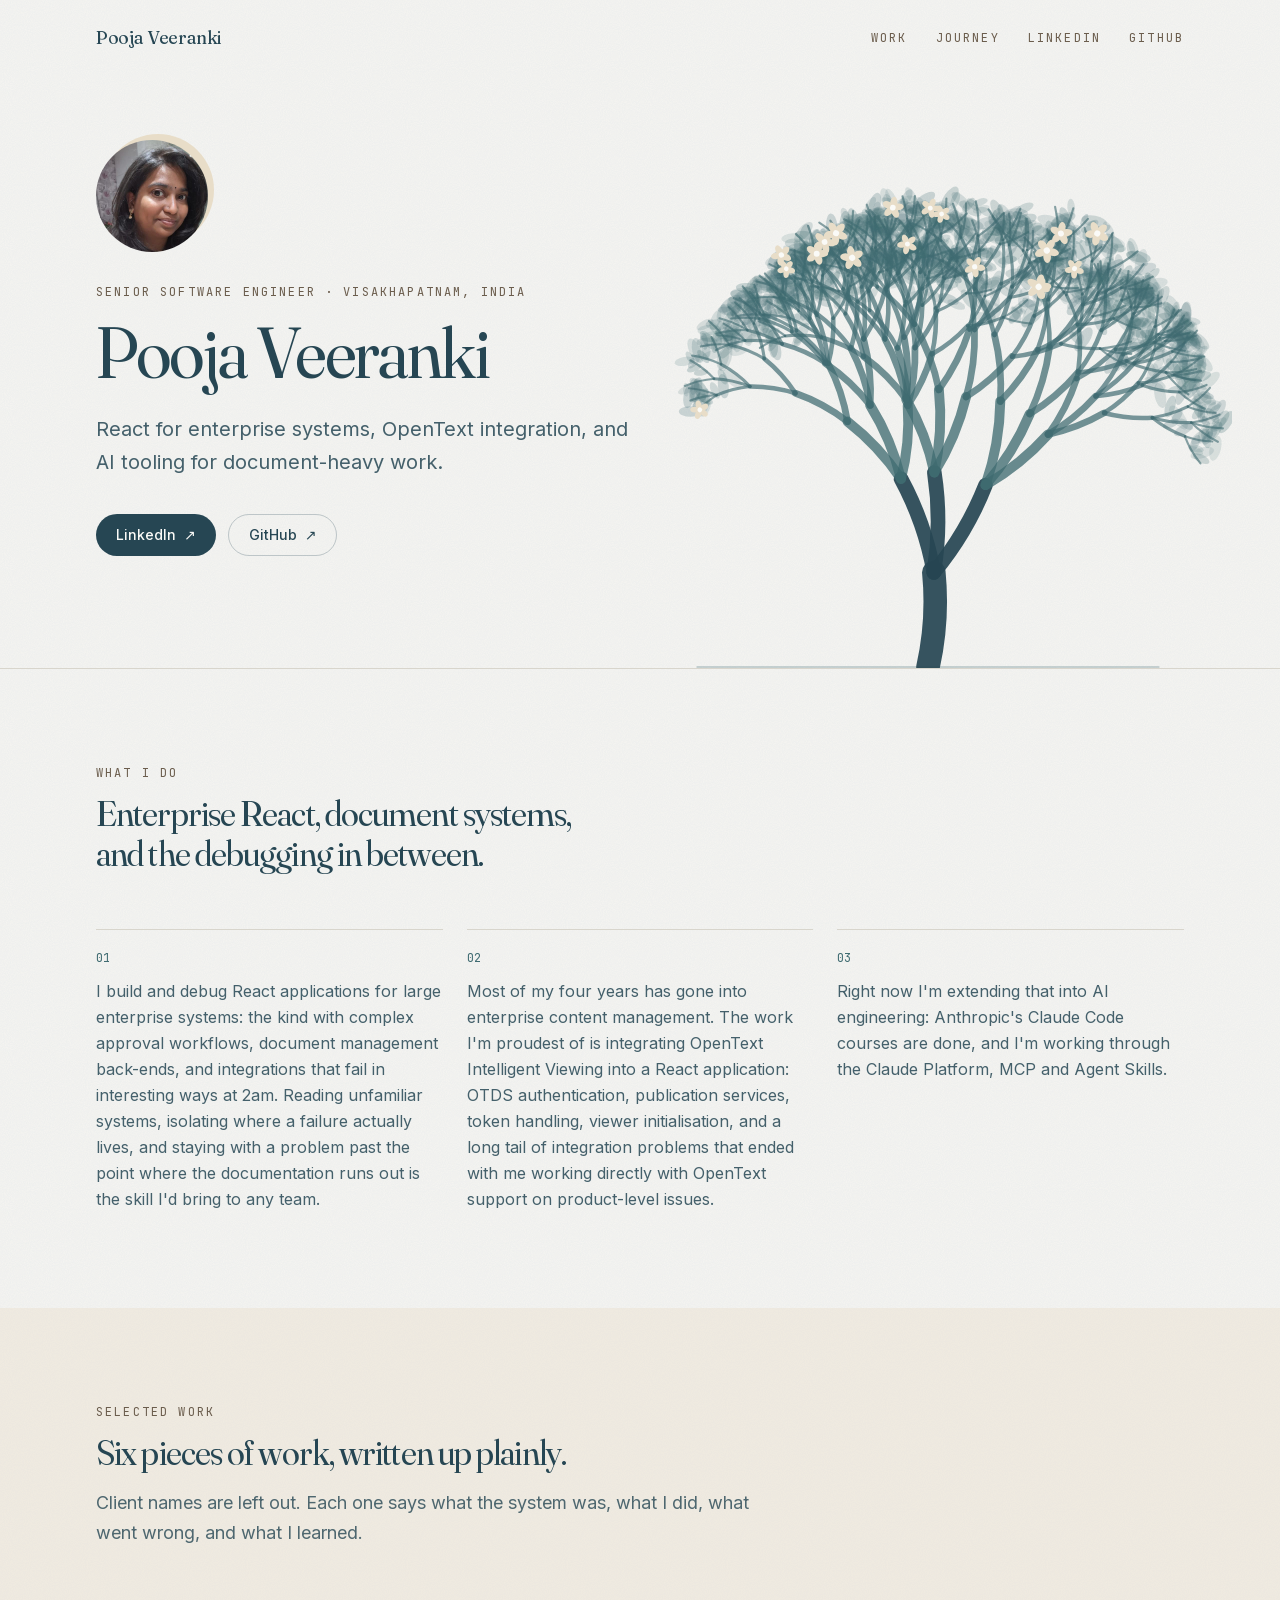
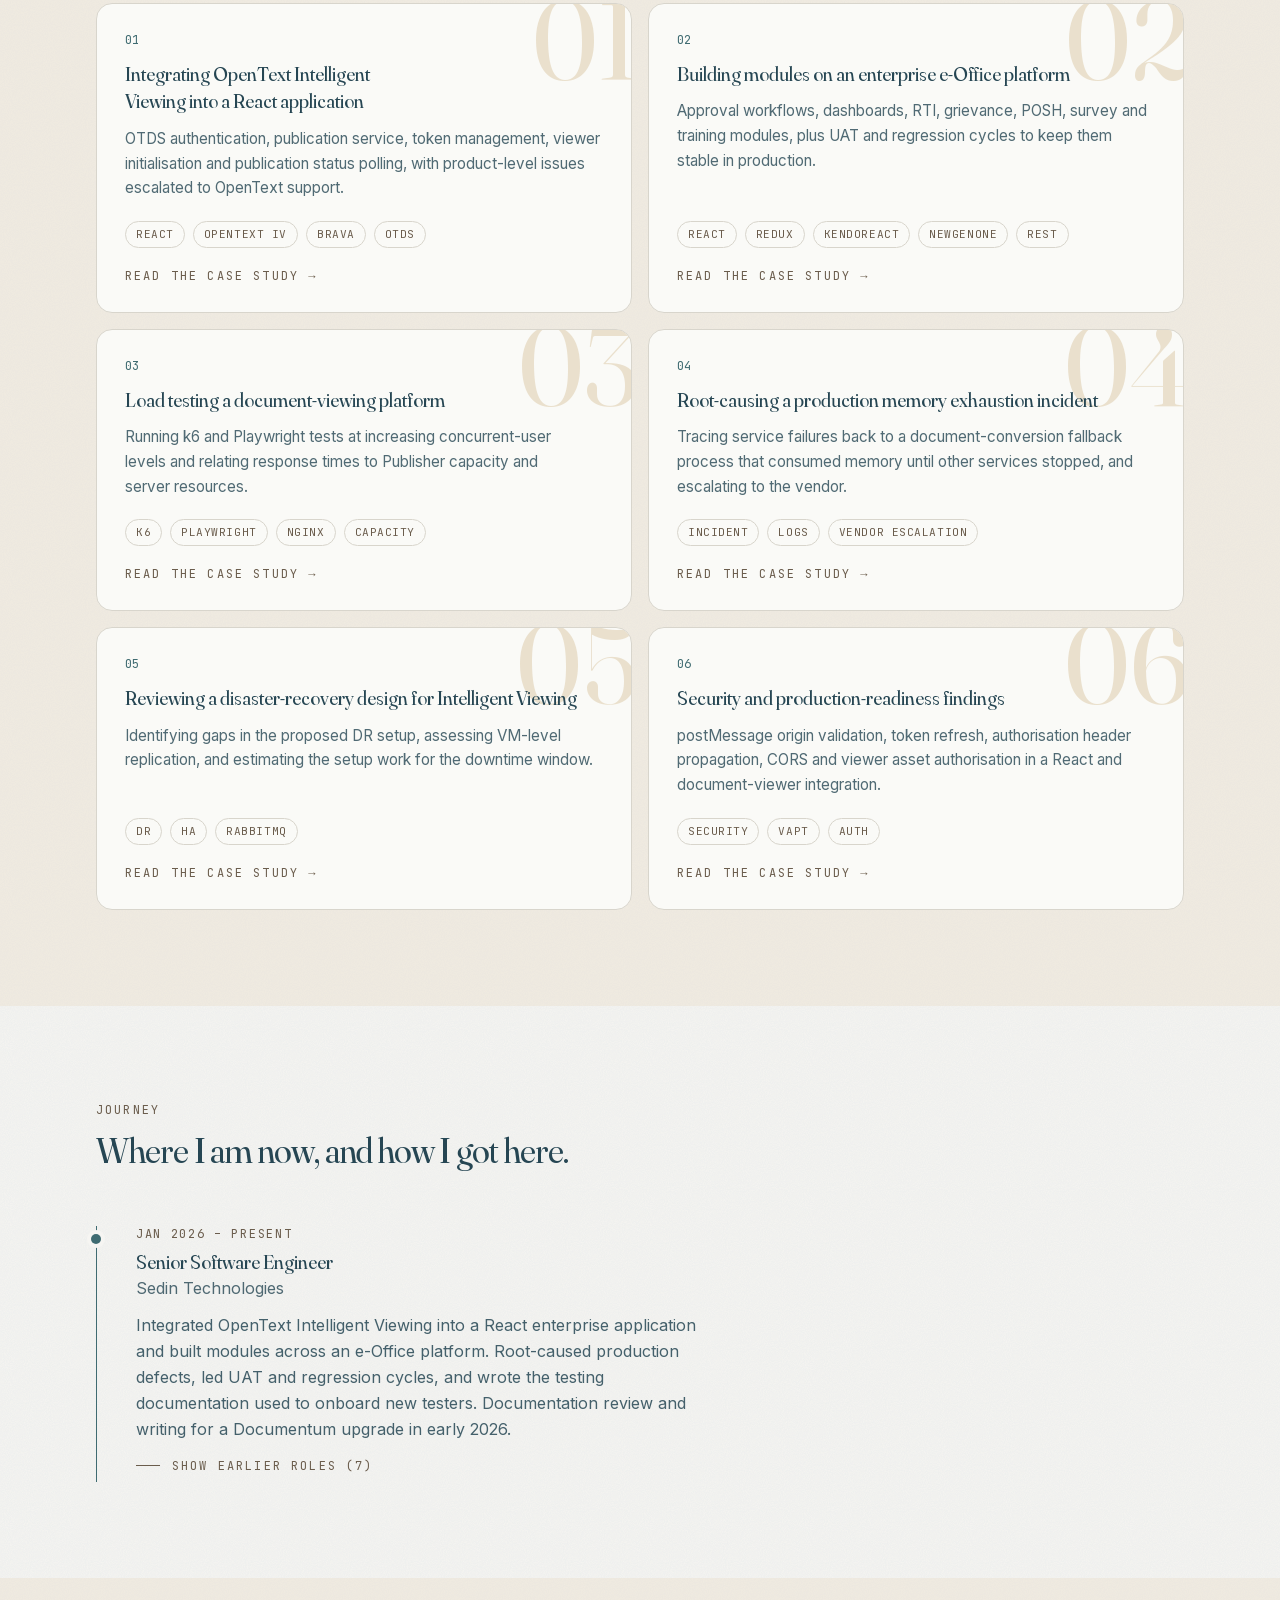
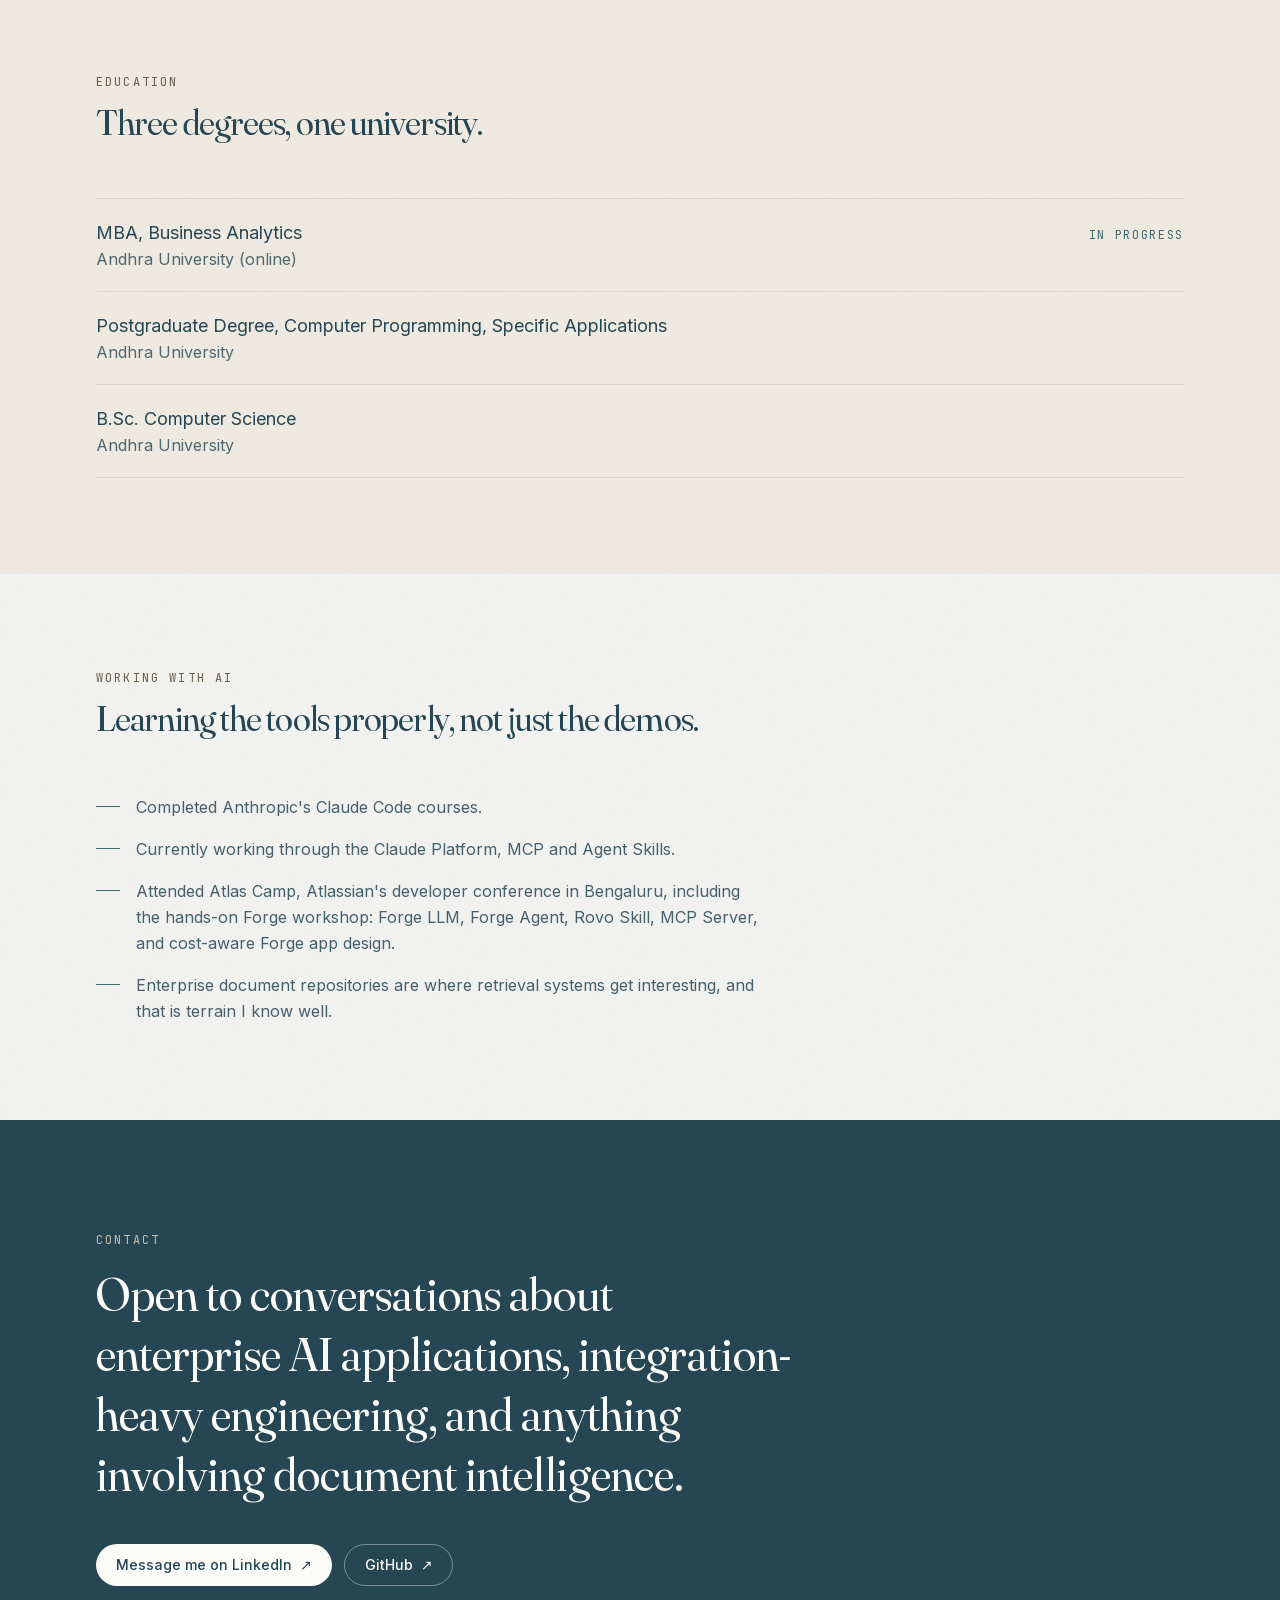
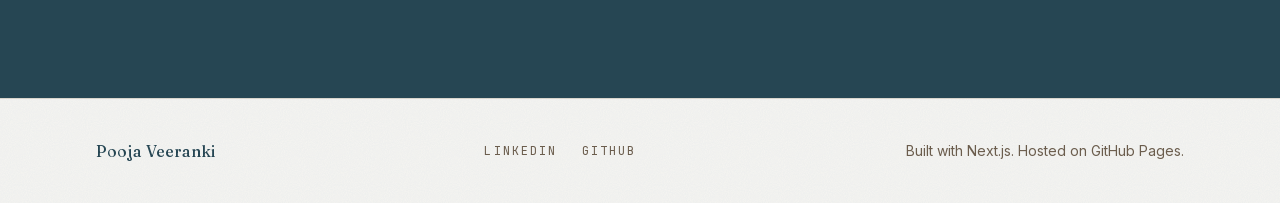
<file: index.html>
<!DOCTYPE html><html lang="en" class="KgbNUW_variable _0bjUvq_variable Xd_ZlW_variable"><head><meta charSet="utf-8"/><meta name="viewport" content="width=device-width, initial-scale=1"/><link rel="preload" href="/_next/static/media/0264c3c98799c37c-s.p.0fuf3937kiol3.woff2" as="font" crossorigin="" type="font/woff2"/><link rel="preload" href="/_next/static/media/07c7676b89ed2778-s.p.2bn3s6zvc0dyp.woff2" as="font" crossorigin="" type="font/woff2"/><link rel="preload" href="/_next/static/media/9a321a2c78eff0b5-s.p.1bkzbscqrt8rl.woff2" as="font" crossorigin="" type="font/woff2"/><link rel="preload" as="image" href="/pooja-448.jpg"/><link rel="stylesheet" href="/_next/static/chunks/41itirgy8oc-e.css" data-precedence="next"/><link rel="preload" as="script" fetchPriority="low" href="/_next/static/chunks/1pcw6gskne7pf.js"/><script src="/_next/static/chunks/1wnov70f88xjy.js" async=""></script><script src="/_next/static/chunks/092r-mewpaf3q.js" async=""></script><script src="/_next/static/chunks/0c98xzjfks9hq.js" async=""></script><script src="/_next/static/chunks/turbopack-2u1d16houkiyo.js" async=""></script><script src="/_next/static/chunks/1vmj5hng1ktci.js" async=""></script><script src="/_next/static/chunks/0co3-7u8ex4_8.js" async=""></script><meta name="theme-color" content="#f6f5f2"/><meta name="color-scheme" content="light"/><title>Pooja Veeranki</title><meta name="description" content="Senior Software Engineer. React for enterprise systems, OpenText integration, and AI tooling for document-heavy work."/><meta property="og:title" content="Pooja Veeranki"/><meta property="og:description" content="Senior Software Engineer. React for enterprise systems, OpenText integration, and AI tooling for document-heavy work."/><meta property="og:url" content="https://poojaveeranki.github.io/"/><meta property="og:site_name" content="Pooja Veeranki"/><meta property="og:image" content="https://poojaveeranki.github.io/og.png"/><meta property="og:image:width" content="1200"/><meta property="og:image:height" content="630"/><meta property="og:image:alt" content="Pooja Veeranki, Senior Software Engineer"/><meta property="og:type" content="website"/><meta name="twitter:card" content="summary_large_image"/><meta name="twitter:title" content="Pooja Veeranki"/><meta name="twitter:description" content="Senior Software Engineer. React for enterprise systems, OpenText integration, and AI tooling for document-heavy work."/><meta name="twitter:image" content="https://poojaveeranki.github.io/og.png"/><link rel="icon" href="/icon.svg?icon.3fe4i0gcctn03.svg" sizes="any" type="image/svg+xml"/><link rel="apple-touch-icon" href="/apple-icon.png?apple-icon.0tmxfe7_b9u9e.png" sizes="180x180" type="image/png"/><meta name="next-size-adjust" content=""/><script src="/_next/static/chunks/0cz1d0mv5g_q7.js" noModule=""></script></head><body><div hidden=""><!--$--><!--/$--></div><header class="rise" style="animation-delay:0ms"><div class="mx-auto w-full max-w-6xl px-4 sm:px-6 lg:px-8 flex items-center justify-between py-6"><a class="font-display text-lg tracking-tight text-deep" aria-label="Pooja Veeranki, home" href="/">Pooja Veeranki</a><nav aria-label="Site" class="flex gap-5 font-mono text-xs uppercase tracking-[0.18em] text-driftwood sm:gap-7"><a href="#work" class="hidden transition-colors hover:text-sea sm:inline">Work</a><a href="#journey" class="hidden transition-colors hover:text-sea sm:inline">Journey</a><a href="https://www.linkedin.com/in/pooja-v-a1753092/" class="transition-colors hover:text-sea" rel="me noopener" target="_blank">LinkedIn</a><a href="https://github.com/poojaveeranki" class="transition-colors hover:text-sea" rel="me noopener" target="_blank">GitHub</a></nav></div></header><main><section aria-labelledby="hero-title" class="relative overflow-hidden"><div class="mx-auto w-full max-w-6xl px-4 sm:px-6 lg:px-8 relative pt-10 pb-20 md:pt-16 md:pb-28"><canvas class="pointer-events-none absolute right-[-6rem] bottom-0 h-[20rem] w-[22rem] opacity-[0.2] sm:right-[-3rem] sm:h-[24rem] sm:w-[26rem] sm:opacity-45 md:right-[-1rem] md:h-[28rem] md:w-[32rem] md:opacity-100 lg:h-[32rem] lg:w-[38rem]" aria-hidden="true"></canvas><figure class="rise relative w-20 sm:w-24 md:w-28" style="animation-delay:40ms"><div aria-hidden="true" class="absolute -top-1.5 -right-1.5 h-full w-full rounded-full bg-sand"></div><img alt="Pooja Veeranki" width="448" height="448" decoding="async" data-nimg="1" class="relative aspect-square w-full rounded-full object-cover" style="color:transparent" src="/pooja-448.jpg"/></figure><p class="rise mt-8 font-mono text-xs uppercase tracking-[0.18em] text-driftwood" style="animation-delay:120ms">Senior Software Engineer · Visakhapatnam, India</p><h1 id="hero-title" tabindex="-1" class="rise soften mt-4 text-[2.75rem] leading-[1.02] font-normal tracking-tight text-deep sm:text-6xl lg:text-7xl" style="animation-delay:200ms">Pooja Veeranki</h1><p class="rise mt-6 max-w-[34rem] text-lg leading-relaxed text-deep/85 sm:text-xl" style="animation-delay:280ms">React for enterprise systems, OpenText integration, and AI tooling for document-heavy work.</p><div class="rise mt-9 flex flex-wrap gap-3" style="animation-delay:360ms"><a href="https://www.linkedin.com/in/pooja-v-a1753092/" target="_blank" rel="me noopener" class="inline-flex items-center gap-2 rounded-full bg-deep px-5 py-2.5 text-sm font-medium text-foam transition-colors hover:bg-sea">LinkedIn<span aria-hidden="true">↗</span></a><a href="https://github.com/poojaveeranki" target="_blank" rel="me noopener" class="inline-flex items-center gap-2 rounded-full border border-deep/25 px-5 py-2.5 text-sm font-medium text-deep transition-colors hover:border-sea hover:text-sea">GitHub<span aria-hidden="true">↗</span></a></div></div><div aria-hidden="true" class="h-px w-full bg-divider"></div></section><section id="about" aria-labelledby="about-title" class=""><div class="mx-auto w-full max-w-6xl px-4 sm:px-6 lg:px-8 py-16 md:py-24"><div class="reveal max-w-2xl"><p class="font-mono text-xs uppercase tracking-[0.18em] text-driftwood">What I do</p><h2 id="about-title" class="mt-3 text-3xl tracking-tight text-deep sm:text-4xl">Enterprise React, document systems, and the debugging in between.</h2></div><div class="reveal mt-10 md:mt-14"><div class="grid gap-6 md:grid-cols-3"><div class="border-t border-divider pt-5"><p class="font-mono text-xs text-sea">0<!-- -->1</p><p class="mt-3 leading-relaxed text-deep/85">I build and debug React applications for large enterprise systems: the kind with complex approval workflows, document management back-ends, and integrations that fail in interesting ways at 2am. Reading unfamiliar systems, isolating where a failure actually lives, and staying with a problem past the point where the documentation runs out is the skill I&#x27;d bring to any team.</p></div><div class="border-t border-divider pt-5"><p class="font-mono text-xs text-sea">0<!-- -->2</p><p class="mt-3 leading-relaxed text-deep/85">Most of my four years has gone into enterprise content management. The work I&#x27;m proudest of is integrating OpenText Intelligent Viewing into a React application: OTDS authentication, publication services, token handling, viewer initialisation, and a long tail of integration problems that ended with me working directly with OpenText support on product-level issues.</p></div><div class="border-t border-divider pt-5"><p class="font-mono text-xs text-sea">0<!-- -->3</p><p class="mt-3 leading-relaxed text-deep/85">Right now I&#x27;m extending that into AI engineering: Anthropic&#x27;s Claude Code courses are done, and I&#x27;m working through the Claude Platform, MCP and Agent Skills.</p></div></div></div></div></section><section id="work" aria-labelledby="work-title" class="bg-sand/40"><div class="mx-auto w-full max-w-6xl px-4 sm:px-6 lg:px-8 py-16 md:py-24"><div class="reveal max-w-2xl"><p class="font-mono text-xs uppercase tracking-[0.18em] text-driftwood">Selected work</p><h2 id="work-title" class="mt-3 text-3xl tracking-tight text-deep sm:text-4xl">Six pieces of work, written up plainly.</h2><p class="mt-4 text-lg leading-relaxed text-deep/80">Client names are left out. Each one says what the system was, what I did, what went wrong, and what I learned.</p></div><div class="reveal mt-10 md:mt-14"><ol class="grid gap-4 md:grid-cols-2"><li><a class="card-sweep group flex h-full flex-col rounded-2xl border border-divider bg-foam p-6 hover:border-sea/40 md:p-7" href="/work/opentext-intelligent-viewing/"><span aria-hidden="true" class="pointer-events-none absolute -top-5 -right-2 font-display text-[7rem] leading-none text-sand/90 select-none">0<!-- -->1</span><p class="relative font-mono text-xs text-sea">0<!-- -->1</p><h3 class="relative mt-3 text-xl leading-snug text-deep transition-colors group-hover:text-sea">Integrating OpenText Intelligent Viewing into a React application</h3><p class="relative mt-3 flex-1 text-[0.95rem] leading-relaxed text-deep/80">OTDS authentication, publication service, token management, viewer initialisation and publication status polling, with product-level issues escalated to OpenText support.</p><ul class="relative mt-5 flex flex-wrap gap-2" aria-label="Technologies"><li class="rounded-full border border-divider px-2.5 py-1 font-mono text-[0.7rem] uppercase tracking-wider text-driftwood">React</li><li class="rounded-full border border-divider px-2.5 py-1 font-mono text-[0.7rem] uppercase tracking-wider text-driftwood">OpenText IV</li><li class="rounded-full border border-divider px-2.5 py-1 font-mono text-[0.7rem] uppercase tracking-wider text-driftwood">Brava</li><li class="rounded-full border border-divider px-2.5 py-1 font-mono text-[0.7rem] uppercase tracking-wider text-driftwood">OTDS</li></ul><p class="relative mt-5 font-mono text-xs uppercase tracking-[0.18em] text-driftwood transition-colors group-hover:text-sea">Read the case study →</p></a></li><li><a class="card-sweep group flex h-full flex-col rounded-2xl border border-divider bg-foam p-6 hover:border-sea/40 md:p-7" href="/work/e-office-platform/"><span aria-hidden="true" class="pointer-events-none absolute -top-5 -right-2 font-display text-[7rem] leading-none text-sand/90 select-none">0<!-- -->2</span><p class="relative font-mono text-xs text-sea">0<!-- -->2</p><h3 class="relative mt-3 text-xl leading-snug text-deep transition-colors group-hover:text-sea">Building modules on an enterprise e-Office platform</h3><p class="relative mt-3 flex-1 text-[0.95rem] leading-relaxed text-deep/80">Approval workflows, dashboards, RTI, grievance, POSH, survey and training modules, plus UAT and regression cycles to keep them stable in production.</p><ul class="relative mt-5 flex flex-wrap gap-2" aria-label="Technologies"><li class="rounded-full border border-divider px-2.5 py-1 font-mono text-[0.7rem] uppercase tracking-wider text-driftwood">React</li><li class="rounded-full border border-divider px-2.5 py-1 font-mono text-[0.7rem] uppercase tracking-wider text-driftwood">Redux</li><li class="rounded-full border border-divider px-2.5 py-1 font-mono text-[0.7rem] uppercase tracking-wider text-driftwood">KendoReact</li><li class="rounded-full border border-divider px-2.5 py-1 font-mono text-[0.7rem] uppercase tracking-wider text-driftwood">NewgenONE</li><li class="rounded-full border border-divider px-2.5 py-1 font-mono text-[0.7rem] uppercase tracking-wider text-driftwood">REST</li></ul><p class="relative mt-5 font-mono text-xs uppercase tracking-[0.18em] text-driftwood transition-colors group-hover:text-sea">Read the case study →</p></a></li><li><a class="card-sweep group flex h-full flex-col rounded-2xl border border-divider bg-foam p-6 hover:border-sea/40 md:p-7" href="/work/load-testing-document-platform/"><span aria-hidden="true" class="pointer-events-none absolute -top-5 -right-2 font-display text-[7rem] leading-none text-sand/90 select-none">0<!-- -->3</span><p class="relative font-mono text-xs text-sea">0<!-- -->3</p><h3 class="relative mt-3 text-xl leading-snug text-deep transition-colors group-hover:text-sea">Load testing a document-viewing platform</h3><p class="relative mt-3 flex-1 text-[0.95rem] leading-relaxed text-deep/80">Running k6 and Playwright tests at increasing concurrent-user levels and relating response times to Publisher capacity and server resources.</p><ul class="relative mt-5 flex flex-wrap gap-2" aria-label="Technologies"><li class="rounded-full border border-divider px-2.5 py-1 font-mono text-[0.7rem] uppercase tracking-wider text-driftwood">k6</li><li class="rounded-full border border-divider px-2.5 py-1 font-mono text-[0.7rem] uppercase tracking-wider text-driftwood">Playwright</li><li class="rounded-full border border-divider px-2.5 py-1 font-mono text-[0.7rem] uppercase tracking-wider text-driftwood">Nginx</li><li class="rounded-full border border-divider px-2.5 py-1 font-mono text-[0.7rem] uppercase tracking-wider text-driftwood">Capacity</li></ul><p class="relative mt-5 font-mono text-xs uppercase tracking-[0.18em] text-driftwood transition-colors group-hover:text-sea">Read the case study →</p></a></li><li><a class="card-sweep group flex h-full flex-col rounded-2xl border border-divider bg-foam p-6 hover:border-sea/40 md:p-7" href="/work/production-memory-incident/"><span aria-hidden="true" class="pointer-events-none absolute -top-5 -right-2 font-display text-[7rem] leading-none text-sand/90 select-none">0<!-- -->4</span><p class="relative font-mono text-xs text-sea">0<!-- -->4</p><h3 class="relative mt-3 text-xl leading-snug text-deep transition-colors group-hover:text-sea">Root-causing a production memory exhaustion incident</h3><p class="relative mt-3 flex-1 text-[0.95rem] leading-relaxed text-deep/80">Tracing service failures back to a document-conversion fallback process that consumed memory until other services stopped, and escalating to the vendor.</p><ul class="relative mt-5 flex flex-wrap gap-2" aria-label="Technologies"><li class="rounded-full border border-divider px-2.5 py-1 font-mono text-[0.7rem] uppercase tracking-wider text-driftwood">Incident</li><li class="rounded-full border border-divider px-2.5 py-1 font-mono text-[0.7rem] uppercase tracking-wider text-driftwood">Logs</li><li class="rounded-full border border-divider px-2.5 py-1 font-mono text-[0.7rem] uppercase tracking-wider text-driftwood">Vendor escalation</li></ul><p class="relative mt-5 font-mono text-xs uppercase tracking-[0.18em] text-driftwood transition-colors group-hover:text-sea">Read the case study →</p></a></li><li><a class="card-sweep group flex h-full flex-col rounded-2xl border border-divider bg-foam p-6 hover:border-sea/40 md:p-7" href="/work/disaster-recovery-planning/"><span aria-hidden="true" class="pointer-events-none absolute -top-5 -right-2 font-display text-[7rem] leading-none text-sand/90 select-none">0<!-- -->5</span><p class="relative font-mono text-xs text-sea">0<!-- -->5</p><h3 class="relative mt-3 text-xl leading-snug text-deep transition-colors group-hover:text-sea">Reviewing a disaster-recovery design for Intelligent Viewing</h3><p class="relative mt-3 flex-1 text-[0.95rem] leading-relaxed text-deep/80">Identifying gaps in the proposed DR setup, assessing VM-level replication, and estimating the setup work for the downtime window.</p><ul class="relative mt-5 flex flex-wrap gap-2" aria-label="Technologies"><li class="rounded-full border border-divider px-2.5 py-1 font-mono text-[0.7rem] uppercase tracking-wider text-driftwood">DR</li><li class="rounded-full border border-divider px-2.5 py-1 font-mono text-[0.7rem] uppercase tracking-wider text-driftwood">HA</li><li class="rounded-full border border-divider px-2.5 py-1 font-mono text-[0.7rem] uppercase tracking-wider text-driftwood">RabbitMQ</li></ul><p class="relative mt-5 font-mono text-xs uppercase tracking-[0.18em] text-driftwood transition-colors group-hover:text-sea">Read the case study →</p></a></li><li><a class="card-sweep group flex h-full flex-col rounded-2xl border border-divider bg-foam p-6 hover:border-sea/40 md:p-7" href="/work/security-and-production-readiness/"><span aria-hidden="true" class="pointer-events-none absolute -top-5 -right-2 font-display text-[7rem] leading-none text-sand/90 select-none">0<!-- -->6</span><p class="relative font-mono text-xs text-sea">0<!-- -->6</p><h3 class="relative mt-3 text-xl leading-snug text-deep transition-colors group-hover:text-sea">Security and production-readiness findings</h3><p class="relative mt-3 flex-1 text-[0.95rem] leading-relaxed text-deep/80">postMessage origin validation, token refresh, authorisation header propagation, CORS and viewer asset authorisation in a React and document-viewer integration.</p><ul class="relative mt-5 flex flex-wrap gap-2" aria-label="Technologies"><li class="rounded-full border border-divider px-2.5 py-1 font-mono text-[0.7rem] uppercase tracking-wider text-driftwood">Security</li><li class="rounded-full border border-divider px-2.5 py-1 font-mono text-[0.7rem] uppercase tracking-wider text-driftwood">VAPT</li><li class="rounded-full border border-divider px-2.5 py-1 font-mono text-[0.7rem] uppercase tracking-wider text-driftwood">Auth</li></ul><p class="relative mt-5 font-mono text-xs uppercase tracking-[0.18em] text-driftwood transition-colors group-hover:text-sea">Read the case study →</p></a></li></ol></div></div></section><section id="journey" aria-labelledby="journey-title" class=""><div class="mx-auto w-full max-w-6xl px-4 sm:px-6 lg:px-8 py-16 md:py-24"><div class="reveal max-w-2xl"><p class="font-mono text-xs uppercase tracking-[0.18em] text-driftwood">Journey</p><h2 id="journey-title" class="mt-3 text-3xl tracking-tight text-deep sm:text-4xl">Where I am now, and how I got here.</h2></div><div class="reveal mt-10 md:mt-14"><div class="relative pl-8 md:pl-10"><span aria-hidden="true" class="absolute top-0 bottom-0 left-0 w-px bg-divider"></span><span aria-hidden="true" class="timeline-fill absolute top-0 bottom-0 left-0 w-px bg-sea"></span><ol><li class="relative pb-10 last:pb-0"><span aria-hidden="true" class="absolute top-2 -left-[2.3rem] h-2.5 w-2.5 rounded-full bg-sea ring-4 ring-ivory md:-left-[2.8rem]"></span><p class="font-mono text-xs uppercase tracking-[0.14em] text-driftwood">Jan 2026 – present</p><h3 class="mt-1.5 text-xl text-deep">Senior Software Engineer</h3><p class="text-deep/80">Sedin Technologies</p><p class="mt-3 max-w-xl leading-relaxed text-deep/85">Integrated OpenText Intelligent Viewing into a React enterprise application and built modules across an e-Office platform. Root-caused production defects, led UAT and regression cycles, and wrote the testing documentation used to onboard new testers. Documentation review and writing for a Documentum upgrade in early 2026.</p></li></ol><details class="group mt-2"><summary class="flex cursor-pointer list-none items-center gap-3 py-2 font-mono text-xs uppercase tracking-[0.18em] text-driftwood transition-colors hover:text-sea [&amp;::-webkit-details-marker]:hidden"><span aria-hidden="true" class="inline-block h-px w-6 bg-current transition-transform group-open:rotate-90"></span><span class="group-open:hidden">Show earlier roles (<!-- -->7<!-- -->)</span><span class="hidden group-open:inline">Hide earlier roles</span></summary><ol class="pt-8"><li class="relative pb-10 last:pb-0"><span aria-hidden="true" class="absolute top-2 -left-[2.3rem] h-2.5 w-2.5 rounded-full bg-sea ring-4 ring-ivory md:-left-[2.8rem]"></span><p class="font-mono text-xs uppercase tracking-[0.14em] text-driftwood">May 2025 – Jan 2026</p><h3 class="mt-1.5 text-xl text-deep">Software Engineer</h3><p class="text-deep/80">Sedin Technologies</p><p class="mt-3 max-w-xl leading-relaxed text-deep/85">Assigned to an e-Office implementation for a public-sector enterprise and to the support engagement for an Intelligent Viewing platform at a national financial institution, and later to an enterprise asset-management implementation.</p></li><li class="relative pb-10 last:pb-0"><span aria-hidden="true" class="absolute top-2 -left-[2.3rem] h-2.5 w-2.5 rounded-full bg-sea ring-4 ring-ivory md:-left-[2.8rem]"></span><p class="font-mono text-xs uppercase tracking-[0.14em] text-driftwood">Jul 2022 – May 2025</p><h3 class="mt-1.5 text-xl text-deep">Junior Software Engineer</h3><p class="text-deep/80">Sedin Technologies</p><p class="mt-3 max-w-xl leading-relaxed text-deep/85">Assigned to a loan origination solution for a non-banking finance company and to a Documentum D2 upgrade. Worked as developer and tester on the same company&#x27;s small-loan finance system. Developed reusable component libraries, Kendo Grid interfaces, rich text editors and API integrations.</p></li><li class="relative pb-10 last:pb-0"><span aria-hidden="true" class="absolute top-2 -left-[2.3rem] h-2.5 w-2.5 rounded-full bg-sea ring-4 ring-ivory md:-left-[2.8rem]"></span><p class="font-mono text-xs uppercase tracking-[0.14em] text-driftwood">Jun 2021 – Jul 2022</p><h3 class="mt-1.5 text-xl text-deep">Search ads evaluator, part-time</h3><p class="text-deep/80">Appen</p></li><li class="relative pb-10 last:pb-0"><span aria-hidden="true" class="absolute top-2 -left-[2.3rem] h-2.5 w-2.5 rounded-full bg-sea ring-4 ring-ivory md:-left-[2.8rem]"></span><p class="font-mono text-xs uppercase tracking-[0.14em] text-driftwood">Jun 2021 – Mar 2022</p><h3 class="mt-1.5 text-xl text-deep">Quality Rater, part-time</h3><p class="text-deep/80">Appen</p></li><li class="relative pb-10 last:pb-0"><span aria-hidden="true" class="absolute top-2 -left-[2.3rem] h-2.5 w-2.5 rounded-full bg-sea ring-4 ring-ivory md:-left-[2.8rem]"></span><p class="font-mono text-xs uppercase tracking-[0.14em] text-driftwood">Jul 2021 – Mar 2022</p><h3 class="mt-1.5 text-xl text-deep">Analyst, part-time</h3><p class="text-deep/80">Lionbridge</p></li><li class="relative pb-10 last:pb-0"><span aria-hidden="true" class="absolute top-2 -left-[2.3rem] h-2.5 w-2.5 rounded-full bg-sea ring-4 ring-ivory md:-left-[2.8rem]"></span><p class="font-mono text-xs uppercase tracking-[0.14em] text-driftwood">Dec 2019 – Oct 2020</p><h3 class="mt-1.5 text-xl text-deep">Ward volunteer</h3><p class="text-deep/80">Government of Andhra Pradesh</p></li><li class="relative pb-10 last:pb-0"><span aria-hidden="true" class="absolute top-2 -left-[2.3rem] h-2.5 w-2.5 rounded-full bg-sea ring-4 ring-ivory md:-left-[2.8rem]"></span><p class="font-mono text-xs uppercase tracking-[0.14em] text-driftwood">Jan 2017 – Dec 2019</p><h3 class="mt-1.5 text-xl text-deep">Production Technician</h3><p class="text-deep/80">Metrix Automations India Pvt Ltd<!-- --> · Hyderabad</p></li></ol></details></div></div></div></section><section id="education" aria-labelledby="education-title" class="bg-sand/40"><div class="mx-auto w-full max-w-6xl px-4 sm:px-6 lg:px-8 py-16 md:py-24"><div class="reveal max-w-2xl"><p class="font-mono text-xs uppercase tracking-[0.18em] text-driftwood">Education</p><h2 id="education-title" class="mt-3 text-3xl tracking-tight text-deep sm:text-4xl">Three degrees, one university.</h2></div><div class="reveal mt-10 md:mt-14"><ul class="divide-y divide-divider border-y border-divider"><li class="flex flex-col gap-1 py-5 sm:flex-row sm:items-baseline sm:justify-between"><div><p class="text-lg text-deep">MBA, Business Analytics</p><p class="text-deep/80">Andhra University (online)</p></div><p class="font-mono text-xs uppercase tracking-[0.14em] text-sea">In progress</p></li><li class="flex flex-col gap-1 py-5 sm:flex-row sm:items-baseline sm:justify-between"><div><p class="text-lg text-deep">Postgraduate Degree, Computer Programming, Specific Applications</p><p class="text-deep/80">Andhra University</p></div></li><li class="flex flex-col gap-1 py-5 sm:flex-row sm:items-baseline sm:justify-between"><div><p class="text-lg text-deep">B.Sc. Computer Science</p><p class="text-deep/80">Andhra University</p></div></li></ul></div></div></section><section id="ai" aria-labelledby="ai-title" class=""><div class="mx-auto w-full max-w-6xl px-4 sm:px-6 lg:px-8 py-16 md:py-24"><div class="reveal max-w-2xl"><p class="font-mono text-xs uppercase tracking-[0.18em] text-driftwood">Working with AI</p><h2 id="ai-title" class="mt-3 text-3xl tracking-tight text-deep sm:text-4xl">Learning the tools properly, not just the demos.</h2></div><div class="reveal mt-10 md:mt-14"><ul class="max-w-2xl space-y-4"><li class="flex gap-4"><span aria-hidden="true" class="mt-3 h-px w-6 shrink-0 bg-sea"></span><p class="leading-relaxed text-deep/85">Completed Anthropic&#x27;s Claude Code courses.</p></li><li class="flex gap-4"><span aria-hidden="true" class="mt-3 h-px w-6 shrink-0 bg-sea"></span><p class="leading-relaxed text-deep/85">Currently working through the Claude Platform, MCP and Agent Skills.</p></li><li class="flex gap-4"><span aria-hidden="true" class="mt-3 h-px w-6 shrink-0 bg-sea"></span><p class="leading-relaxed text-deep/85">Attended Atlas Camp, Atlassian&#x27;s developer conference in Bengaluru, including the hands-on Forge workshop: Forge LLM, Forge Agent, Rovo Skill, MCP Server, and cost-aware Forge app design.</p></li><li class="flex gap-4"><span aria-hidden="true" class="mt-3 h-px w-6 shrink-0 bg-sea"></span><p class="leading-relaxed text-deep/85">Enterprise document repositories are where retrieval systems get interesting, and that is terrain I know well.</p></li></ul></div></div></section><section id="contact" aria-labelledby="contact-title" class="bg-deep text-foam"><div class="mx-auto w-full max-w-6xl px-4 sm:px-6 lg:px-8 py-20 md:py-28"><p class="font-mono text-xs uppercase tracking-[0.18em] text-sand/80">Contact</p><h2 id="contact-title" class="mt-4 max-w-3xl text-3xl leading-tight text-foam sm:text-5xl">Open to conversations about enterprise AI applications, integration-heavy engineering, and anything involving document intelligence.</h2><div class="mt-10 flex flex-wrap gap-3"><a href="https://www.linkedin.com/in/pooja-v-a1753092/" target="_blank" rel="me noopener" class="inline-flex items-center gap-2 rounded-full bg-foam px-5 py-2.5 text-sm font-medium text-deep transition-colors hover:bg-sand">Message me on LinkedIn <span aria-hidden="true">↗</span></a><a href="https://github.com/poojaveeranki" target="_blank" rel="me noopener" class="inline-flex items-center gap-2 rounded-full border border-foam/40 px-5 py-2.5 text-sm font-medium text-foam transition-colors hover:border-sand hover:text-sand">GitHub <span aria-hidden="true">↗</span></a></div></div></section></main><footer class="border-t border-divider"><div class="mx-auto w-full max-w-6xl px-4 sm:px-6 lg:px-8 flex flex-col gap-4 py-10 text-sm text-driftwood sm:flex-row sm:items-center sm:justify-between"><p class="font-display text-base text-deep">Pooja Veeranki</p><nav aria-label="Profiles" class="flex gap-6 font-mono text-xs uppercase tracking-[0.18em]"><a href="https://www.linkedin.com/in/pooja-v-a1753092/" class="hover:text-sea" rel="me noopener" target="_blank">LinkedIn</a><a href="https://github.com/poojaveeranki" class="hover:text-sea" rel="me noopener" target="_blank">GitHub</a></nav><p>Built with Next.js. Hosted on GitHub Pages.</p></div></footer><!--$--><!--/$--><script id="_R_">(globalThis["TURBOPACK"] || (globalThis["TURBOPACK"] = [])).push({"otherChunks":["static/chunks/1pcw6gskne7pf.js","static/chunks/1wnov70f88xjy.js","static/chunks/092r-mewpaf3q.js","static/chunks/0c98xzjfks9hq.js"],"runtimeModuleIds":[94553]});</script><script src="/_next/static/chunks/1pcw6gskne7pf.js" async=""></script><script>(self.__next_f=self.__next_f||[]).push([0])</script><script>self.__next_f.push([1,"1:\"$Sreact.fragment\"\n2:\"/_next/static/chunks/1vmj5hng1ktci.js\"\n3:I[39756,[\"$2\"],\"default\"]\n4:I[37457,[\"$2\"],\"default\"]\n5:\"/_next/static/chunks/0co3-7u8ex4_8.js\"\n6:I[22016,[\"$2\",\"$5\"],\"\"]\n7:I[54054,[\"$2\"],\"RevealObserver\"]\ne:\"ViewportBoundary\"\nf:I[97367,[\"$2\"],\"$e\"]\n11:\"MetadataBoundary\"\n12:I[97367,[\"$2\"],\"$11\"]\n13:\"$Sreact.suspense\"\n15:I[68027,[\"$2\"],\"default\",1]\n:HL[\"/_next/static/chunks/41itirgy8oc-e.css\",\"style\"]\n:HL[\"/_next/static/media/0264c3c98799c37c-s.p.0fuf3937kiol3.woff2\",\"font\",{\"crossOrigin\":\"\",\"type\":\"font/woff2\"}]\n:HL[\"/_next/static/media/07c7676b89ed2778-s.p.2bn3s6zvc0dyp.woff2\",\"font\",{\"crossOrigin\":\"\",\"type\":\"font/woff2\"}]\n:HL[\"/_next/static/media/9a321a2c78eff0b5-s.p.1bkzbscqrt8rl.woff2\",\"font\",{\"crossOrigin\":\"\",\"type\":\"font/woff2\"}]\n8:[[\"children\",{\"s\":\"__PAGE__\",\"h\":512,\"d\":{\"r\":[\"$\",\"$1\",\"c\",{\"children\":[[[\"$\",\"header\",null,{\"className\":\"rise\",\"style\":{\"animationDelay\":\"0ms\"},\"children\":[\"$\",\"div\",null,{\"className\":\"mx-auto w-full max-w-6xl px-4 sm:px-6 lg:px-8 flex items-center justify-between py-6\",\"children\":[[\"$\",\"$L6\",null,{\"href\":\"/\",\"className\":\"font-display text-lg tracking-tight text-deep\",\"aria-label\":\"Pooja Veeranki, home\",\"children\":\"Pooja Veeranki\"}],[\"$\",\"nav\",null,{\"aria-label\":\"Site\",\"className\":\"flex gap-5 font-mono text-xs uppercase tracking-[0.18em] text-driftwood sm:gap-7\",\"children\":[[\"$\",\"a\",null,{\"href\":\"#work\",\"className\":\"hidden transition-colors hover:text-sea sm:inline\",\"children\":\"Work\"}],[\"$\",\"a\",null,{\"href\":\"#journey\",\"className\":\"hidden transition-colors hover:text-sea sm:inline\",\"children\":\"Journey\"}],[\"$\",\"a\",null,{\"href\":\"https://www.linkedin.com/in/pooja-v-a1753092/\",\"className\":\"transition-colors hover:text-sea\",\"rel\":\"me noopener\",\"target\":\"_blank\",\"children\":\"LinkedIn\"}],\"$L9\"]}]]}]}],\"$La\",\"$Lb\"],[\"$Lc\"],\"$Ld\"]}],\"p\":false,\"v\":null}}]]\n0:{\"P\":null,\"c\":[\"\",\"\"],\"q\":\"\",\"i\":false,\"t\":{\"t\":{\"s\":\"\",\"h\":528,\"d\":{\"r\":[\"$\",\"$1\",\"c\",{\"children\":[[[\"$\",\"link\",\"0\",{\"rel\":\"stylesheet\",\"href\":\"/_next/static/chunks/41itirgy8oc-e.css\",\"precedence\":\"next\",\"crossOrigin\":\"$undefined\",\"nonce\":\"$undefined\"}],[\"$\",\"script\",\"script-0\",{\"src\":\"/_next/static/chunks/1vmj5hng1ktci.js\",\"async\":true,\"nonce\":\"$undefined\"}]],[\"$\",\"html\",null,{\"lang\":\"en\",\"className\":\"KgbNUW_variable _0bjUvq_variable Xd_ZlW_variable\",\"children\":[\"$\",\"body\",null,{\"children\":[[\"$\",\"$L3\",null,{\"parallelRouterKey\":\"children\",\"error\":\"$undefined\",\"errorStyles\":\"$undefined\",\"errorScripts\":\"$undefined\",\"template\":[\"$\",\"$L4\",null,{}],\"templateStyles\":\"$undefined\",\"templateScripts\":\"$undefined\",\"notFound\":[[[\"$\",\"header\",null,{\"className\":\"rise\",\"style\":{\"animationDelay\":\"0ms\"},\"children\":[\"$\",\"div\",null,{\"className\":\"mx-auto w-full max-w-6xl px-4 sm:px-6 lg:px-8 flex items-center justify-between py-6\",\"children\":[[\"$\",\"$L6\",null,{\"href\":\"/\",\"className\":\"font-display text-lg tracking-tight text-deep\",\"aria-label\":\"Pooja Veeranki, home\",\"children\":\"Pooja Veeranki\"}],[\"$\",\"nav\",null,{\"aria-label\":\"Site\",\"className\":\"flex gap-5 font-mono text-xs uppercase tracking-[0.18em] text-driftwood sm:gap-7\",\"children\":[[\"$\",\"a\",null,{\"href\":\"#work\",\"className\":\"hidden transition-colors hover:text-sea sm:inline\",\"children\":\"Work\"}],[\"$\",\"a\",null,{\"href\":\"#journey\",\"className\":\"hidden transition-colors hover:text-sea sm:inline\",\"children\":\"Journey\"}],[\"$\",\"a\",null,{\"href\":\"https://www.linkedin.com/in/pooja-v-a1753092/\",\"className\":\"transition-colors hover:text-sea\",\"rel\":\"me noopener\",\"target\":\"_blank\",\"children\":\"LinkedIn\"}],[\"$\",\"a\",null,{\"href\":\"https://github.com/poojaveeranki\",\"className\":\"transition-colors hover:text-sea\",\"rel\":\"me noopener\",\"target\":\"_blank\",\"children\":\"GitHub\"}]]}]]}]}],[\"$\",\"main\",null,{\"children\":[\"$\",\"div\",null,{\"className\":\"mx-auto w-full max-w-6xl px-4 sm:px-6 lg:px-8 py-24 md:py-36\",\"children\":[[\"$\",\"p\",null,{\"className\":\"font-mono text-xs uppercase tracking-[0.18em] text-driftwood\",\"children\":\"404\"}],[\"$\",\"h1\",null,{\"className\":\"mt-4 text-4xl tracking-tight text-deep sm:text-5xl\",\"children\":\"That page is not here.\"}],[\"$\",\"p\",null,{\"className\":\"mt-5 max-w-md text-lg text-deep/80\",\"children\":\"The link may be old or mistyped.\"}],[\"$\",\"$L6\",null,{\"href\":\"/\",\"className\":\"mt-8 inline-flex items-center gap-2 rounded-full bg-deep px-5 py-2.5 text-sm font-medium text-foam transition-colors hover:bg-sea\",\"children\":\"Back to the home page\"}]]}]}],[\"$\",\"footer\",null,{\"className\":\"border-t border-divider\",\"children\":[\"$\",\"div\",null,{\"className\":\"mx-auto w-full max-w-6xl px-4 sm:px-6 lg:px-8 flex flex-col gap-4 py-10 text-sm text-driftwood sm:flex-row sm:items-center sm:justify-between\",\"children\":[[\"$\",\"p\",null,{\"className\":\"font-display text-base text-deep\",\"children\":\"Pooja Veeranki\"}],[\"$\",\"nav\",null,{\"aria-label\":\"Profiles\",\"className\":\"flex gap-6 font-mono text-xs uppercase tracking-[0.18em]\",\"children\":[[\"$\",\"a\",null,{\"href\":\"https://www.linkedin.com/in/pooja-v-a1753092/\",\"className\":\"hover:text-sea\",\"rel\":\"me noopener\",\"target\":\"_blank\",\"children\":\"LinkedIn\"}],[\"$\",\"a\",null,{\"href\":\"https://github.com/poojaveeranki\",\"className\":\"hover:text-sea\",\"rel\":\"me noopener\",\"target\":\"_blank\",\"children\":\"GitHub\"}]]}],[\"$\",\"p\",null,{\"children\":\"Built with Next.js. Hosted on GitHub Pages.\"}]]}]}]],[]],\"forbidden\":\"$undefined\",\"unauthorized\":\"$undefined\"}],[\"$\",\"$L7\",null,{}]]}]}]]}],\"p\":false,\"v\":null},\"c\":\"$Q8\"},\"h\":{\"r\":[\"$\",\"$1\",\"h\",{\"children\":[null,[\"$\",\"$Lf\",null,{\"children\":\"$L10\"}],[\"$\",\"$L12\",null,{\"children\":[[\"$\",\"div\",null,{\"hidden\":true,\"children\":[\"$\",\"$13\",null,{\"name\":\"Next.Metadata\",\"children\":\"$L14\"}]}],null]}],[\"$\",\"meta\",null,{\"name\":\"next-size-adjust\",\"content\":\"\"}]]}],\"p\":false,\"v\":null}},\"m\":\"$undefined\",\"G\":[\"$15\",[[\"$\",\"link\",\"0\",{\"rel\":\"stylesheet\",\"href\":\"/_next/static/chunks/41itirgy8oc-e.css\",\"precedence\":\"next\",\"crossOrigin\":\"$undefined\",\"nonce\":\"$undefined\"}]]],\"S\":true,\"r\":\"$undefined\",\"s\":\"$undefined\",\"a\":\"$undefined\",\"l\":\"$undefined\",\"p\":\"$undefined\",\"d\":\"$undefined\",\"b\":\"N5my2S0goIwoW95n6eB3g\"}\n16:I[45764,[\"$2\",\"$5\"],\"WindTree\"]\n17:I[5500,[\"$2\",\"$5\"],\"Image\"]\n1e:I[97367,[\"$2\"],\"OutletBoundary\"]\n9:[\"$\",\"a\",null,{\"href\":\"https://github.com/poojaveeranki\",\"className\":\"transition-colors hover:text-sea\",\"rel\":\"me noopener\",\"target\":\"_blank\",\"children\":\"GitHub\"}]\na:[\"$\",\"main\",null,{\"children\":[[\"$\",\"section\",null,{\"aria-labelledby\":\"hero-title\",\"className\":\"relative overflow-hidden\",\"children\":[[\"$\",\"div\",null,{\"className\":\"mx-auto w-full max-w-6xl px-4 sm:px-6 lg:px-8 relative pt-10 pb-20 md:pt-16 md:pb-28\",\"children\":[[\"$\",\"$L16\",null,{\"className\":\"pointer-events-none absolute right-[-6rem] bottom-0 h-[20rem] w-[22rem] opacity-[0.2] sm:right-[-3rem] sm:h-[24rem] sm:w-[26rem] sm:opacity-45 md:right-[-1rem] md:h-[28rem] md:w-[32rem] md:opacity-100 lg:h-[32rem] lg:w-[38rem]\"}],[\"$\",\"figure\",null,{\"className\":\"rise relative w-20 sm:w-24 md:w-28\",\"style\":{\"animationDelay\":\"40ms\"},\"children\":[[\"$\",\"div\",null,{\"aria-hidden\":\"true\",\"className\":\"absolute -top-1.5 -right-1.5 h-full w-full rounded-full bg-sand\"}],[\"$\",\"$L17\",null,{\"src\":\"/pooja-448.jpg\",\"alt\":\"Pooja Veeranki\",\"width\":448,\"height\":448,\"priority\":true,\"className\":\"relative aspect-square w-full rounded-full object-cover\"}]]}],[\"$\",\"p\",null,{\"className\":\"rise mt-8 font-mono text-xs uppercase tracking-[0.18em] text-driftwood\",\"style\":{\"animationDelay\":\"120ms\"},\"children\":\"Senior Software Engineer · Visakhapatnam, India\"}],[\"$\",\"h1\",null,{\"id\":\"hero-title\",\"tabIndex\":-1,\"className\":\"rise soften mt-4 text-[2.75rem] leading-[1.02] font-normal tracking-tight text-deep sm:text-6xl lg:text-7xl\",\"style\":{\"animationDelay\":\"200ms\"},\"children\":\"Pooja Veeranki\"}],[\"$\",\"p\",null,{\"className\":\"rise mt-6 max-w-[34rem] text-lg leading-relaxed text-deep/85 sm:text-xl\",\"style\":{\"animationDelay\":\"280ms\"},\"children\":\"React for enterprise systems, OpenText integration, and AI tooling for document-heavy work.\"}],[\"$\",\"div\",null,{\"className\":\"rise mt-9 flex flex-wrap gap-3\",\"style\":{\"animationDelay\":\"360ms\"},\"children\":[[\"$\",\"a\",null,{\"href\":\"https://www.linkedin.com/in/pooja-v-a1753092/\",\"target\":\"_blank\",\"rel\":\"me noopener\",\"className\":\"inline-flex items-center gap-2 rounded-full bg-deep px-5 py-2.5 text-sm font-medium text-foam transition-colors hover:bg-sea\",\"children\":[\"LinkedIn\",[\"$\",\"span\",null,{\"aria-hidden\":\"true\",\"children\":\"↗\"}]]}],[\"$\",\"a\",null,{\"href\":\"https://github.com/poojaveeranki\",\"target\":\"_blank\",\"rel\":\"me noopener\",\"className\":\"inline-flex items-center gap-2 rounded-full border border-deep/25 px-5 py-2.5 text-sm font-medium text-deep transition-colors hover:border-sea hover:text-sea\",\"children\":[\"GitHub\",[\"$\",\"span\",null,{\"aria-hidden\":\"true\",\"children\":\"↗\"}]]}]]}]]}],[\"$\",\"div\",null,{\"aria-hidden\":\"true\",\"className\":\"h-px w-full bg-divider\"}]]}],[\"$\",\"section\",null,{\"id\":\"about\",\"aria-labelledby\":\"about-title\",\"className\":\"\",\"children\":[\"$\",\"div\",null,{\"className\":\"mx-auto w-full max-w-6xl px-4 sm:px-6 lg:px-8 py-16 md:py-24\",\"children\":[[\"$\",\"div\",null,{\"className\":\"reveal max-w-2xl\",\"children\":[[\"$\",\"p\",null,{\"className\":\"font-mono text-xs uppercase tracking-[0.18em] text-driftwood\",\"children\":\"What I do\"}],[\"$\",\"h2\",null,{\"id\":\"about-title\",\"className\":\"mt-3 text-3xl tracking-tight text-deep sm:text-4xl\",\"children\":\"Enterprise React, document systems, and the debugging in between.\"}],null]}],[\"$\",\"div\",null,{\"className\":\"reveal mt-10 md:mt-14\",\"children\":[\"$\",\"div\",null,{\"className\":\"grid gap-6 md:grid-cols-3\",\"children\":[[\"$\",\"div\",\"0\",{\"className\":\"border-t border-divider pt-5\",\"children\":[[\"$\",\"p\",null,{\"className\":\"font-mono text-xs text-sea\",\"children\":[\"0\",1]}],[\"$\",\"p\",null,{\"className\":\"mt-3 leading-relaxed text-deep/85\",\"children\":\"I build and debug React applications for large enterprise systems: the kind with complex approval workflows, document management back-ends, and integrations that fail in interesting ways at 2am. Reading unfamiliar systems, isolating where a failure actually lives, and staying with a problem past the point where the documentation runs out is the skill I'd bring to any team.\"}]]}],[\"$\",\"div\",\"1\",{\"className\":\"border-t border-divider pt-5\",\"children\":[[\"$\",\"p\",null,{\"className\":\"font-mono text-xs text-sea\",\"children\":[\"0\",2]}],[\"$\",\"p\",null,{\"className\":\"mt-3 leading-relaxed text-deep/85\",\"children\":\"Most of my four years has gone into enterprise content management. The work I'm proudest of is integrating OpenText Intelligent Viewing into a React application: OTDS authentication, publication services, token handling, viewer initialisation, and a long tail of integration problems that ended with me working directly with OpenText support on product-level issues.\"}]]}],\"$L18\"]}]}]]}]}],\"$L19\",\"$L1a\",\"$L1b\",\"$L1c\",\"$L1d\"]}]\nb:[\"$\",\"footer\",null,{\"className\":\"border-t border-divider\",\"children\":[\"$\",\"div\",null,{\"className\":\"mx-auto w-full max-w-6xl px-4 sm:px-6 lg:px-8 flex flex-col gap-4 py-10 text-sm text-driftwood sm:flex-row sm:items-center sm:justify-between\",\"children\":[[\"$\",\"p\",null,{\"className\":\"font-display text-base text-deep\",\"children\":\"Pooja Veeranki\"}],[\"$\",\"nav\",null,{\"aria-label\":\"Profiles\",\"className\":\"flex gap-6 font-mono text-xs uppercase tracking-[0.18em]\",\"children\":[[\"$\",\"a\",null,{\"href\":\"https://www.linkedin.com/in/pooja-v-a1753092/\",\"className\":\"hover:text-sea\",\"rel\":\"me noopener\",\"target\":\"_blank\",\"children\":\"LinkedIn\"}],[\"$\",\"a\",null,{\"href\":\"https://github.com/poojaveeranki\",\"className\":\"hover:text-sea\",\"rel\":\"me noopener\",\"target\":\"_blank\",\"children\":\"GitHub\"}]]}],[\"$\",\"p\",null,{\"children\":\"Built with Next.js. Hosted on GitHub Pages.\"}]]}]}]\nc:[\"$\",\"script\",\"script-0\",{\"src\":\"/_next/static/chunks/0co3-7u8ex4_8.js\",\"async\":true,\"nonce\":\"$undefined\"}]\nd:[\"$\",\"$L1e\",null,{\"children\":[\"$\",\"$13\",null,{\"name\":\"Next.MetadataOutlet\",\"children\":\"$@1f\"}]}]\n18:[\"$\",\"div\",\"2\",{\"className\":\"border-t border-divider pt-5\",\"children\":[[\"$\",\"p\",null,{\"className\":\"font-mono text-xs text-sea\",\"children\":[\"0\",3]}],[\"$\",\"p\",null,{\"className\":\"mt-3 leading-relaxed text-deep/85\",\"children\":\"Right now I'm extending that into AI engineering: Anthropic's Claude Code courses are done, and I'm working through the Claude Platform, MCP and Agent Skills.\"}]]}]\n19:[\"$\",\"section\",null,{\"id\":\"work\",\"aria-labelledby\":\"work-title\",\"className\":\"bg-sand/40\",\"children\":[\"$\",\"div\",null,{\"className\":\"mx-auto w-full max-w-6xl px-4 sm:px-6 lg:px-8 py-16 md:py-24\",\"children\":[[\"$\",\"div\",null,{\"className\":\"reveal max-w-2xl\",\"children\":[[\"$\",\"p\",null,{\"className\":\"font-mono text-xs uppercase tracking-[0.18em] text-driftwood\",\"children\":\"Selected work\"}],[\"$\",\"h2\",null,{\"id\":\"work-title\",\"className\":\"mt-3 text-3xl tracking-tight text-deep sm:text-4xl\",\"children\":\"Six pieces of work, written up plainly.\"}],[\"$\",\"p\",null,{\"className\":\"mt-4 text-lg leading-relaxed text-deep/80\",\"children\":\"Client names are left out. Each one says what the system was, what I did, what went wrong, and what I learned.\"}]]}],[\"$\",\"div\",null,{\"className\":\"reveal mt-10 md:mt-14\",\"children\":[\"$\",\"ol\",null,{\"className\":\"grid gap-4 md:grid-cols-2\",\"children\":[[\"$\",\"li\",\"opentext-intelligent-viewing\",{\"children\":[\"$\",\"$L6\",null,{\"href\":\"/work/opentext-intelligent-viewing/\",\"className\":\"card-sweep group flex h-full flex-col rounded-2xl border border-divider bg-foam p-6 hover:border-sea/40 md:p-7\",\"children\":[[\"$\",\"span\",null,{\"aria-hidden\":\"true\",\"className\":\"pointer-events-none absolute -top-5 -right-2 font-display text-[7rem] leading-none text-sand/90 select-none\",\"children\":[\"0\",1]}],[\"$\",\"p\",null,{\"className\":\"relative font-mono text-xs text-sea\",\"children\":[\"0\",1]}],[\"$\",\"h3\",null,{\"className\":\"relative mt-3 text-xl leading-snug text-deep transition-colors group-hover:text-sea\",\"children\":\"Integrating OpenText Intelligent Viewing into a React application\"}],[\"$\",\"p\",null,{\"className\":\"relative mt-3 flex-1 text-[0.95rem] leading-relaxed text-deep/80\",\"children\":\"OTDS authentication, publication service, token management, viewer initialisation and publication status polling, with product-level issues escalated to OpenText support.\"}],[\"$\",\"ul\",null,{\"className\":\"relative mt-5 flex flex-wrap gap-2\",\"aria-label\":\"Technologies\",\"children\":[[\"$\",\"li\",\"React\",{\"className\":\"rounded-full border border-divider px-2.5 py-1 font-mono text-[0.7rem] uppercase tracking-wider text-driftwood\",\"children\":\"React\"}],[\"$\",\"li\",\"OpenText IV\",{\"className\":\"rounded-full border border-divider px-2.5 py-1 font-mono text-[0.7rem] uppercase tracking-wider text-driftwood\",\"children\":\"OpenText IV\"}],[\"$\",\"li\",\"Brava\",{\"className\":\"rounded-full border border-divider px-2.5 py-1 font-mono text-[0.7rem] uppercase tracking-wider text-driftwood\",\"children\":\"Brava\"}],[\"$\",\"li\",\"OTDS\",{\"className\":\"rounded-full border border-divider px-2.5 py-1 font-mono text-[0.7rem] uppercase tracking-wider text-driftwood\",\"children\":\"OTDS\"}]]}],[\"$\",\"p\",null,{\"className\":\"relative mt-5 font-mono text-xs uppercase tracking-[0.18em] text-driftwood transition-colors group-hover:text-sea\",\"children\":\"Read the case study →\"}]]}]}],[\"$\",\"li\",\"e-office-platform\",{\"children\":[\"$\",\"$L6\",null,{\"href\":\"/work/e-office-platform/\",\"className\":\"card-sweep group flex h-full flex-col rounded-2xl border border-divider bg-foam p-6 hover:border-sea/40 md:p-7\",\"children\":[[\"$\",\"span\",null,{\"aria-hidden\":\"true\",\"className\":\"pointer-events-none absolute -top-5 -right-2 font-display text-[7rem] leading-none text-sand/90 select-none\",\"children\":[\"0\",2]}],[\"$\",\"p\",null,{\"className\":\"relative font-mono text-xs text-sea\",\"children\":[\"0\",2]}],[\"$\",\"h3\",null,{\"className\":\"relative mt-3 text-xl leading-snug text-deep transition-colors group-hover:text-sea\",\"children\":\"Building modules on an enterprise e-Office platform\"}],[\"$\",\"p\",null,{\"className\":\"relative mt-3 flex-1 text-[0.95rem] leading-relaxed text-deep/80\",\"children\":\"Approval workflows, dashboards, RTI, grievance, POSH, survey and training modules, plus UAT and regression cycles to keep them stable in production.\"}],[\"$\",\"ul\",null,{\"className\":\"relative mt-5 flex flex-wrap gap-2\",\"aria-label\":\"Technologies\",\"children\":[\"$L20\",\"$L21\",\"$L22\",\"$L23\",\"$L24\"]}],\"$L25\"]}]}],\"$L26\",\"$L27\",\"$L28\",\"$L29\"]}]}]]}]}]\n1a:[\"$\",\"section\",null,{\"id\":\"journey\",\"aria-labelledby\":\"journey-title\",\"className\":\"\",\"children\":[\"$\",\"div\",null,{\"className\":\"mx-auto w-full max-w-6xl px-4 sm:px-6 lg:px-8 py-16 md:py-24\",\"children\":[[\"$\",\"div\",null,{\"className\":\"reveal max-w-2xl\",\"children\":[[\"$\",\"p\",null,{\"className\":\"font-mono text-xs uppercase tracking-[0.18em] text-driftwood\",\"children\":\"Journey\"}],[\"$\",\"h2\",null,{\"id\":\"journey-title\",\"className\":\"mt-3 text-3xl tracking-tight text-deep sm:text-4xl\",\"children\":\"Where I am now, and how I got here.\"}],null]}],[\"$\",\"div\",null,{\"className\":\"reveal mt-10 md:mt-14\",\"children\":[\"$\",\"div\",null,{\"className\":\"relative pl-8 md:pl-10\",\"children\":[[\"$\",\"span\",null,{\"aria-hidden\":\"true\",\"className\":\"absolute top-0 bottom-0 left-0 w-px bg-divider\"}],[\"$\",\"span\",null,{\"aria-hidden\":\"true\",\"className\":\"timeline-fill absolute top-0 bottom-0 left-0 w-px bg-sea\"}],[\"$\",\"ol\",null,{\"children\":[\"$\",\"li\",null,{\"className\":\"relative pb-10 last:pb-0\",\"children\":[[\"$\",\"span\",null,{\"aria-hidden\":\"true\",\"className\":\"absolute top-2 -left-[2.3rem] h-2.5 w-2.5 rounded-full bg-sea ring-4 ring-ivory md:-left-[2.8rem]\"}],[\"$\",\"p\",null,{\"className\":\"font-mono text-xs uppercase tracking-[0.14em] text-driftwood\",\"children\":\"Jan 2026 – present\"}],[\"$\",\"h3\",null,{\"className\":\"mt-1.5 text-xl text-deep\",\"children\":\"Senior Software Engineer\"}],[\"$\",\"p\",null,{\"className\":\"text-deep/80\",\"children\":[\"Sedin Technologies\",\"\"]}],[\"$\",\"p\",null,{\"className\":\"mt-3 max-w-xl leading-relaxed text-deep/85\",\"children\":\"Integrated OpenText Intelligent Viewing into a React enterprise application and built modules across an e-Office platform. Root-caused production defects, led UAT and regression cycles, and wrote the testing documentation used to onboard new testers. Documentation review and writing for a Documentum upgrade in early 2026.\"}]]}]}],[\"$\",\"details\",null,{\"className\":\"group mt-2\",\"children\":[[\"$\",\"summary\",null,{\"className\":\"flex cursor-pointer list-none items-center gap-3 py-2 font-mono text-xs uppercase tracking-[0.18em] text-driftwood transition-colors hover:text-sea [\u0026::-webkit-details-marker]:hidden\",\"children\":[[\"$\",\"span\",null,{\"aria-hidden\":\"true\",\"className\":\"inline-block h-px w-6 bg-current transition-transform group-open:rotate-90\"}],[\"$\",\"span\",null,{\"className\":\"group-open:hidden\",\"children\":[\"Show earlier roles (\",7,\")\"]}],[\"$\",\"span\",null,{\"className\":\"hidden group-open:inline\",\"children\":\"Hide earlier roles\"}]]}],[\"$\",\"ol\",null,{\"className\":\"pt-8\",\"children\":[[\"$\",\"li\",\"May 2025 – Jan 2026-Software Engineer\",{\"className\":\"relative pb-10 last:pb-0\",\"children\":[[\"$\",\"span\",null,{\"aria-hidden\":\"true\",\"className\":\"absolute top-2 -left-[2.3rem] h-2.5 w-2.5 rounded-full bg-sea ring-4 ring-ivory md:-left-[2.8rem]\"}],[\"$\",\"p\",null,{\"className\":\"font-mono text-xs uppercase tracking-[0.14em] text-driftwood\",\"children\":\"May 2025 – Jan 2026\"}],[\"$\",\"h3\",null,{\"className\":\"mt-1.5 text-xl text-deep\",\"children\":\"Software Engineer\"}],[\"$\",\"p\",null,{\"className\":\"text-deep/80\",\"children\":[\"Sedin Technologies\",\"\"]}],[\"$\",\"p\",null,{\"className\":\"mt-3 max-w-xl leading-relaxed text-deep/85\",\"children\":\"Assigned to an e-Office implementation for a public-sector enterprise and to the support engagement for an Intelligent Viewing platform at a national financial institution, and later to an enterprise asset-management implementation.\"}]]}],[\"$\",\"li\",\"Jul 2022 – May 2025-Junior Software Engineer\",{\"className\":\"relative pb-10 last:pb-0\",\"children\":[[\"$\",\"span\",null,{\"aria-hidden\":\"true\",\"className\":\"absolute top-2 -left-[2.3rem] h-2.5 w-2.5 rounded-full bg-sea ring-4 ring-ivory md:-left-[2.8rem]\"}],[\"$\",\"p\",null,{\"className\":\"font-mono text-xs uppercase tracking-[0.14em] text-driftwood\",\"children\":\"Jul 2022 – May 2025\"}],[\"$\",\"h3\",null,{\"className\":\"mt-1.5 text-xl text-deep\",\"children\":\"Junior Software Engineer\"}],[\"$\",\"p\",null,{\"className\":\"text-deep/80\",\"children\":[\"Sedin Technologies\",\"\"]}],[\"$\",\"p\",null,{\"className\":\"mt-3 max-w-xl leading-relaxed text-deep/85\",\"children\":\"Assigned to a loan origination solution for a non-banking finance company and to a Documentum D2 upgrade. Worked as developer and tester on the same company's small-loan finance system. Developed reusable component libraries, Kendo Grid interfaces, rich text editors and API integrations.\"}]]}],\"$L2a\",\"$L2b\",\"$L2c\",\"$L2d\",\"$L2e\"]}]]}]]}]}]]}]}]\n1b:[\"$\",\"section\",null,{\"id\":\"education\",\"aria-labelledby\":\"education-title\",\"className\":\"bg-sand/40\",\"children\":[\"$\",\"div\",null,{\"className\":\"mx-auto w-full max-w-6xl px-4 sm:px-6 lg:px-8 py-16 md:py-24\",\"children\":[[\"$\",\"div\",null,{\"className\":\"reveal max-w-2xl\",\"children\":[[\"$\",\"p\",null,{\"className\":\"font-mono text-xs uppercase tracking-[0.18em] text-driftwood\",\"children\":\"Education\"}],[\"$\",\"h2\",null,{\"id\":\"education-title\",\"className\":\"mt-3 text-3xl tracking-tight text-deep sm:text-4xl\",\"children\":\"Three degrees, one university.\"}],null]}],[\"$\",\"div\",null,{\"className\":\"reveal mt-10 md:mt-14\",\"children\":[\"$\",\"ul\",null,{\"className\":\"divide-y divide-divider border-y border-divider\",\"children\":[[\"$\",\"li\",\"MBA, Business Analytics\",{\"className\":\"flex flex-col gap-1 py-5 sm:flex-row sm:items-baseline sm:justify-between\",\"children\":[[\"$\",\"div\",null,{\"children\":[[\"$\",\"p\",null,{\"className\":\"text-lg text-deep\",\"children\":\"MBA, Business Analytics\"}],[\"$\",\"p\",null,{\"className\":\"text-deep/80\",\"children\":\"Andhra University (online)\"}]]}],[\"$\",\"p\",null,{\"className\":\"font-mono text-xs uppercase tracking-[0.14em] text-sea\",\"children\":\"In progress\"}]]}],[\"$\",\"li\",\"Postgraduate Degree, Computer Programming, Specific Applications\",{\"className\":\"flex flex-col gap-1 py-5 sm:flex-row sm:items-baseline sm:justify-between\",\"children\":[[\"$\",\"div\",null,{\"children\":[[\"$\",\"p\",null,{\"className\":\"text-lg text-deep\",\"children\":\"Postgraduate Degree, Computer Programming, Specific Applications\"}],[\"$\",\"p\",null,{\"className\":\"text-deep/80\",\"children\":\"Andhra University\"}]]}],null]}],[\"$\",\"li\",\"B.Sc. Computer Science\",{\"className\":\"flex flex-col gap-1 py-5 sm:flex-row sm:items-baseline sm:justify-between\",\"children\":[[\"$\",\"div\",null,{\"children\":[[\"$\",\"p\",null,{\"className\":\"text-lg text-deep\",\"children\":\"B.Sc. Computer Science\"}],[\"$\",\"p\",null,{\"className\":\"text-deep/80\",\"children\":\"Andhra University\"}]]}],null]}]]}]}]]}]}]\n1c:[\"$\",\"section\",null,{\"id\":\"ai\",\"aria-labelledby\":\"ai-title\",\"className\":\"\",\"children\":[\"$\",\"div\",null,{\"className\":\"mx-auto w-full max-w-6xl px-4 sm:px-6 lg:px-8 py-16 md:py-24\",\"children\":[[\"$\",\"div\",null,{\"className\":\"reveal max-w-2xl\",\"children\":[[\"$\",\"p\",null,{\"className\":\"font-mono text-xs uppercase tracking-[0.18em] text-driftwood\",\"children\":\"Working with AI\"}],[\"$\",\"h2\",null,{\"id\":\"ai-title\",\"className\":\"mt-3 text-3xl tracking-tight text-deep sm:text-4xl\",\"children\":\"Learning the tools properly, not just the demos.\"}],null]}],[\"$\",\"div\",null,{\"className\":\"reveal mt-10 md:mt-14\",\"children\":[\"$\",\"ul\",null,{\"className\":\"max-w-2xl space-y-4\",\"children\":[[\"$\",\"li\",\"Completed Anthropic's Claude Code courses.\",{\"className\":\"flex gap-4\",\"children\":[[\"$\",\"span\",null,{\"aria-hidden\":\"true\",\"className\":\"mt-3 h-px w-6 shrink-0 bg-sea\"}],[\"$\",\"p\",null,{\"className\":\"leading-relaxed text-deep/85\",\"children\":\"Completed Anthropic's Claude Code courses.\"}]]}],[\"$\",\"li\",\"Currently working through the Claude Platform, MCP and Agent Skills.\",{\"className\":\"flex gap-4\",\"children\":[[\"$\",\"span\",null,{\"aria-hidden\":\"true\",\"className\":\"mt-3 h-px w-6 shrink-0 bg-sea\"}],[\"$\",\"p\",null,{\"className\":\"leading-relaxed text-deep/85\",\"children\":\"Currently working through the Claude Platform, MCP and Agent Skills.\"}]]}],[\"$\",\"li\",\"Attended Atlas Camp, Atlassian's developer conference in Bengaluru, including the hands-on Forge workshop: Forge LLM, Forge Agent, Rovo Skill, MCP Server, and cost-aware Forge app design.\",{\"className\":\"flex gap-4\",\"children\":[[\"$\",\"span\",null,{\"aria-hidden\":\"true\",\"className\":\"mt-3 h-px w-6 shrink-0 bg-sea\"}],[\"$\",\"p\",null,{\"className\":\"leading-relaxed text-deep/85\",\"children\":\"Attended Atlas Camp, Atlassian's developer conference in Bengaluru, including the hands-on Forge workshop: Forge LLM, Forge Agent, Rovo Skill, MCP Server, and cost-aware Forge app design.\"}]]}],[\"$\",\"li\",\"Enterprise document repositories are where retrieval systems get interesting, and that is terrain I know well.\",{\"className\":\"flex gap-4\",\"children\":[[\"$\",\"span\",null,{\"aria-hidden\":\"true\",\"className\":\"mt-3 h-px w-6 shrink-0 bg-sea\"}],[\"$\",\"p\",null,{\"className\":\"leading-relaxed text-deep/85\",\"children\":\"Enterprise document repositories are where retrieval systems get interesting, and that is terrain I know well.\"}]]}]]}]}]]}]}]\n1d:[\"$\",\"section\",null,{\"id\":\"contact\",\"aria-labelledby\":\"contact-title\",\"className\":\"bg-deep text-foam\",\"children\":[\"$\",\"div\",null,{\"className\":\"mx-auto w-full max-w-6xl px-4 sm:px-6 lg:px-8 py-20 md:py-28\",\"children\":[[\"$\",\"p\",null,{\"className\":\"font-mono text-xs uppercase tracking-[0.18em] text-sand/80\",\"children\":\"Contact\"}],[\"$\",\"h2\",null,{\"id\":\"contact-title\",\"className\":\"mt-4 max-w-3xl text-3xl leading-tight text-foam sm:text-5xl\",\"children\":\"Open to conversations about enterprise AI applications, integration-heavy engineering, and anything involving document intelligence.\"}],[\"$\",\"div\",null,{\"className\":\"mt-10 flex flex-wrap gap-3\",\"children\":[[\"$\",\"a\",null,{\"href\":\"https://www.linkedin.com/in/pooja-v-a1753092/\",\"target\":\"_blank\",\"rel\":\"me noopener\",\"className\":\"inline-flex items-center gap-2 rounded-full bg-foam px-5 py-2.5 text-sm font-medium text-deep transition-colors hover:bg-sand\",\"children\":[\"Message me on LinkedIn \",[\"$\",\"span\",null,{\"aria-hidden\":\"true\",\"children\":\"↗\"}]]}],[\"$\",\"a\",null,{\"href\":\"https://github.com/poojaveeranki\",\"target\":\"_blank\",\"rel\":\"me noopener\",\"className\":\"inline-flex items-center gap-2 rounded-full border border-foam/40 px-5 py-2.5 text-sm font-medium text-foam transition-colors hover:border-sand hover:text-sand\",\"children\":[\"GitHub \",[\"$\",\"span\",null,{\"aria-hidden\":\"true\",\"children\":\"↗\"}]]}]]}]]}]}]\n20:[\"$\",\"li\",\"React\",{\"className\":\"rounded-full border border-divider px-2.5 py-1 font-mono text-[0.7rem] uppercase tracking-wider text-driftwood\",\"children\":\"React\"}]\n21:[\"$\",\"li\",\"Redux\",{\"className\":\"rounded-full border border-divider px-2.5 py-1 font-mono text-[0.7rem] uppercase tracking-wider text-driftwood\",\"children\":\"Redux\"}]\n22:[\"$\",\"li\",\"KendoReact\",{\"className\":\"rounded-full border border-divider px-2.5 py-1 font-mono text-[0.7rem] uppercase tracking-wider text-driftwood\",\"children\":\"KendoReact\"}]\n23:[\"$\",\"li\",\"NewgenONE\",{\"className\":\"rounded-full border border-divider px-2.5 py-1 font-mono text-[0.7rem] uppercase tracking-wider text-driftwood\",\"children\":\"NewgenONE\"}]\n24:[\"$\",\"li\",\"REST\",{\"className\":\"rounded-full border border-divider px-2.5 py-1 font-mono text-[0.7rem] uppercase tracking-wider text-driftwood\",\"children\":\"REST\"}]\n25:[\"$\",\"p\",null,{\"className\":\"relative mt-5 font-mono text-xs uppercase tracking-[0.18em] text-driftwood transition-colors group-hover:text-sea\",\"children\":\"Read the case study →\"}]\n26:[\"$\",\"li\",\"load-testing-document-platform\",{\"children\":[\"$\",\"$L6\",null,{\"href\":\"/work/load-testing-document-platform/\",\"className\":\"card-sweep group flex h-full flex-col rounded-2xl border border-divider bg-foam p-6 hover:border-sea/40 md:p-7\",\"children\":[[\"$\",\"span\",null,{\"aria-hidden\":\"true\",\"className\":\"pointer-events-none absolute -top-5 -right-2 font-display text-[7rem] leading-none text-sand/90 select-none\",\"children\":[\"0\",3]}],[\"$\",\"p\",null,{\"className\":\"relative font-mono text-xs text-sea\",\"children\":[\"0\",3]}],[\"$\",\"h3\",null,{\"className\":\"relative mt-3 text-xl leading-snug text-deep transition-colors group-hover:text-sea\",\"children\":\"Load testing a document-viewing platform\"}],[\"$\",\"p\",null,{\"className\":\"relative mt-3 flex-1 text-[0.95rem] leading-relaxed text-deep/80\",\"children\":\"Running k6 and Playwright tests at increasing concurrent-user levels and relating response times to Publisher capacity and server resources.\"}],[\"$\",\"ul\",null,{\"className\":\"relative mt-5 flex flex-wrap gap-2\",\"aria-label\":\"Technologies\",\"children\":[[\"$\",\"li\",\"k6\",{\"className\":\"rounded-full border border-divider px-2.5 py-1 font-mono text-[0.7rem] uppercase tracking-wider text-driftwood\",\"children\":\"k6\"}],[\"$\",\"li\",\"Playwright\",{\"className\":\"rounded-full border border-divider px-2.5 py-1 font-mono text-[0.7rem] uppercase tracking-wider text-driftwood\",\"children\":\"Playwright\"}],[\"$\",\"li\",\"Nginx\",{\"className\":\"rounded-full border border-divider px-2.5 py-1 font-mono text-[0.7rem] uppercase tracking-wider text-driftwood\",\"children\":\"Nginx\"}],[\"$\",\"li\",\"Capacity\",{\"className\":\"rounded-full border border-divider px-2.5 py-1 font-mono text-[0.7rem] uppercase tracking-wider text-driftwood\",\"children\":\"Capacity\"}]]}],[\"$\",\"p\",null,{\"className\":\"relative mt-5 font-mono text-xs uppercase tracking-[0.18em] text-driftwood transition-colors group-hover:text-sea\",\"children\":\"Read the case study →\"}]]}]}]\n27:[\"$\",\"li\",\"production-memory-incident\",{\"children\":[\"$\",\"$L6\",null,{\"href\":\"/work/production-memory-incident/\",\"className\":\"card-sweep group flex h-full flex-col rounded-2xl border border-divider bg-foam p-6 hover:border-sea/40 md:p-7\",\"children\":[[\"$\",\"span\",null,{\"aria-hidden\":\"true\",\"className\":\"pointer-events-none absolute -top-5 -right-2 font-display text-[7rem] leading-none text-sand/90 select-none\",\"children\":[\"0\",4]}],[\"$\",\"p\",null,{\"className\":\"relative font-mono text-xs text-sea\",\"children\":[\"0\",4]}],[\"$\",\"h3\",null,{\"className\":\"relative mt-3 text-xl leading-snug text-deep transition-colors group-hover:text-sea\",\"children\":\"Root-causing a production memory exhaustion incident\"}],[\"$\",\"p\",null,{\"className\":\"relative mt-3 flex-1 text-[0.95rem] leading-relaxed text-deep/80\",\"children\":\"Tracing service failures back to a document-conversion fallback process that consumed memory until other services stopped, and escalating to the vendor.\"}],[\"$\",\"ul\",null,{\"className\":\"relative mt-5 flex flex-wrap gap-2\",\"aria-label\":\"Technologies\",\"children\":[[\"$\",\"li\",\"Incident\",{\"className\":\"rounded-full border border-divider px-2.5 py-1 font-mono text-[0.7rem] uppercase tracking-wider text-driftwood\",\"children\":\"Incident\"}],[\"$\",\"li\",\"Logs\",{\"className\":\"rounded-full border border-divider px-2.5 py-1 font-mono text-[0.7rem] uppercase tracking-wider text-driftwood\",\"children\":\"Logs\"}],[\"$\",\"li\",\"Vendor escalation\",{\"className\":\"rounded-full border border-divider px-2.5 py-1 font-mono text-[0.7rem] uppercase tracking-wider text-driftwood\",\"children\":\"Vendor escalation\"}]]}],[\"$\",\"p\",null,{\"className\":\"relative mt-5 font-mono text-xs uppercase tracking-[0.18em] text-driftwood transition-colors group-hover:text-sea\",\"children\":\"Read the case study →\"}]]}]}]\n28:[\"$\",\"li\",\"disaster-recovery-planning\",{\"children\":[\"$\",\"$L6\",null,{\"href\":\"/work/disaster-recovery-planning/\",\"className\":\"card-sweep group flex h-full flex-col rounded-2xl border border-divider bg-foam p-6 hover:border-sea/40 md:p-7\",\"children\":[[\"$\",\"span\",null,{\"aria-hidden\":\"true\",\"className\":\"pointer-events-none absolute -top-5 -right-2 font-display text-[7rem] leading-none text-sand/90 select-none\",\"children\":[\"0\",5]}],[\"$\",\"p\",null,{\"className\":\"relative font-mono text-xs text-sea\",\"children\":[\"0\",5]}],[\"$\",\"h3\",null,{\"className\":\"relative mt-3 text-xl leading-snug text-deep transition-colors group-hover:text-sea\",\"children\":\"Reviewing a disaster-recovery design for Intelligent Viewing\"}],[\"$\",\"p\",null,{\"className\":\"relative mt-3 flex-1 text-[0.95rem] leading-relaxed text-deep/80\",\"children\":\"Identifying gaps in the proposed DR setup, assessing VM-level replication, and estimating the setup work for the downtime window.\"}],[\"$\",\"ul\",null,{\"className\":\"relative mt-5 flex flex-wrap gap-2\",\"aria-label\":\"Technologies\",\"children\":[[\"$\",\"li\",\"DR\",{\"className\":\"rounded-full border border-divider px-2.5 py-1 font-mono text-[0.7rem] uppercase tracking-wider text-driftwood\",\"children\":\"DR\"}],[\"$\",\"li\",\"HA\",{\"className\":\"rounded-full border border-divider px-2.5 py-1 font-mono text-[0.7rem] uppercase tracking-wider text-driftwood\",\"children\":\"HA\"}],[\"$\",\"li\",\"RabbitMQ\",{\"className\":\"rounded-full border border-divider px-2.5 py-1 font-mono text-[0.7rem] uppercase tracking-wider text-driftwood\",\"children\":\"RabbitMQ\"}]]}],[\"$\",\"p\",null,{\"className\":\"relative mt-5 font-mono text-xs uppercase tracking-[0.18em] text-driftwood transition-colors group-hover:text-sea\",\"children\":\"Read the case study →\"}]]}]}]\n29:[\"$\",\"li\",\"security-and-production-readiness\",{\"children\":[\"$\",\"$L6\",null,{\"href\":\"/work/security-and-production-readiness/\",\"className\":\"card-sweep group flex h-full flex-col rounded-2xl border border-divider bg-foam p-6 hover:border-sea/40 md:p-7\",\"children\":[[\"$\",\"span\",null,{\"aria-hidden\":\"true\",\"className\":\"pointer-events-none absolute -top-5 -right-2 font-display text-[7rem] leading-none text-sand/90 select-none\",\"children\":[\"0\",6]}],[\"$\",\"p\",null,{\"className\":\"relative font-mono text-xs text-sea\",\"children\":[\"0\",6]}],[\"$\",\"h3\",null,{\"className\":\"relative mt-3 text-xl leading-snug text-deep transition-colors group-hover:text-sea\",\"children\":\"Security and production-readiness findings\"}],[\"$\",\"p\",null,{\"className\":\"relative mt-3 flex-1 text-[0.95rem] leading-relaxed text-deep/80\",\"children\":\"postMessage origin validation, token refresh, authorisation header propagation, CORS and viewer asset authorisation in a React and document-viewer integration.\"}],[\"$\",\"ul\",null,{\"className\":\"relative mt-5 flex flex-wrap gap-2\",\"aria-label\":\"Technologies\",\"children\":[[\"$\",\"li\",\"Security\",{\"className\":\"rounded-full border border-divider px-2.5 py-1 font-mono text-[0.7rem] uppercase tracking-wider text-driftwood\",\"children\":\"Security\"}],[\"$\",\"li\",\"VAPT\",{\"className\":\"rounded-full border border-divider px-2.5 py-1 font-mono text-[0.7rem] uppercase tracking-wider text-driftwood\",\"children\":\"VAPT\"}],[\"$\",\"li\",\"Auth\",{\"className\":\"rounded-full border border-divider px-2.5 py-1 font-mono text-[0.7rem] uppercase tracking-wider text-driftwood\",\"children\":\"Auth\"}]]}],[\"$\",\"p\",null,{\"className\":\"relative mt-5 font-mono text-xs uppercase tracking-[0.18em] text-driftwood transition-colors group-hover:text-sea\",\"children\":\"Read the case study →\"}]]}]}]\n2a:[\"$\",\"li\",\"Jun 2021 – Jul 2022-Search ads evaluator, part-time\",{\"className\":\"relative pb-10 last:pb-0\",\"children\":[[\"$\",\"span\",null,{\"aria-hidden\":\"true\",\"className\":\"absolute top-2 -left-[2.3rem] h-2.5 w-2.5 rounded-full bg-sea ring-4 ring-ivory md:-left-[2.8rem]\"}],[\"$\",\"p\",null,{\"className\":\"font-mono text-xs uppercase tracking-[0.14em] text-driftwood\",\"children\":\"Jun 2021 – Jul 2022\"}],[\"$\",\"h3\",null,{\"className\":\"mt-1.5 text-xl text-deep\",\"children\":\"Search ads evaluator, part-time\"}],[\"$\",\"p\",null,{\"className\":\"text-deep/80\",\"children\":[\"Appen\",\"\"]}],null]}]\n2b:[\"$\",\"li\",\"Jun 2021 – Mar 2022-Quality Rater, part-time\",{\"className\":\"relative pb-10 last:pb-0\",\"children\":[[\"$\",\"span\",null,{\"aria-hidden\":\"true\",\"className\":\"absolute top-2 -left-[2.3rem] h-2.5 w-2.5 rounded-full bg-sea ring-4 ring-ivory md:-left-[2.8rem]\"}],[\"$\",\"p\",null,{\"className\":\"font-mono text-xs uppercase tracking-[0.14em] text-driftwood\",\"children\":\"Jun 2021 – Mar 2022\"}],[\"$\",\"h3\",null,{\"className\":\"mt-1.5 text-xl text-deep\",\"children\":\"Quality Rater, part-time\"}],[\"$\",\"p\",null,{\"className\":\"text-deep/80\",\"children\":[\"Appen\",\"\"]}],null]}]\n2c:[\"$\",\"li\",\"Jul 2021 – Mar 2022-Analyst, part-time\",{\"className\":\"relative pb-10 last:pb-0\",\"children\":[[\"$\",\"span\",null,{\"aria-hidden\":\"true\",\"className\":\"absolute top-2 -left-[2.3rem] h-2.5 w-2.5 rounded-full bg-sea ring-4 ring-ivory md:-left-[2.8rem]\"}],[\"$\",\"p\",null,{\"className\":\"font-mono text-xs uppercase tracking-[0.14em] text-driftwood\",\"children\":\"Jul 2021 – Mar 2022\"}],[\"$\",\"h3\",null,{\"className\":\"mt-1.5 text-xl text-deep\",\"children\":\"Analyst, part-time\"}],[\"$\",\"p\",null,{\"className\":\"text-deep/80\",\"children\":[\"Lionbridge\",\"\"]}],null]}]\n2d:[\"$\",\"li\",\"Dec 2019 – Oct 2020-Ward volunteer\",{\"className\":\"relative pb-10 last:pb-0\",\"children\":[[\"$\",\"span\",null,{\"aria-hidden\":\"true\",\"className\":\"absolute top-2 -left-[2.3rem] h-2.5 w-2.5 rounded-full bg-sea ring-4 ring-ivory md:-left-[2.8rem]\"}],[\"$\",\"p\",null,{\"className\":\"font-mono text-xs uppercase tracking-[0.14em] text-driftwood\",\"children\":\"Dec 2019 – Oct 2020\"}],[\"$\",\"h3\",null,{\"className\":\"mt-1.5 text-xl text-deep\",\"children\":\"Ward volunteer\"}],[\"$\",\"p\",null,{\"className\":\"text-deep/80\",\"children\":[\"Government of Andhra Pradesh\",\"\"]}],null]}]\n2e:[\"$\",\"li\",\"Jan 2017 – Dec 2019-Production Technician\",{\"className\":\"relative pb-10 last:pb-0\",\"children\":[[\"$\",\"span\",null,{\"aria-hidden\":\"true\",\"className\":\"absolute top-2 -left-[2.3rem] h-2.5 w-2.5 rounded-full bg-sea ring-4 ring-ivory md:-left-[2.8rem]\"}],[\"$\",\"p\",null,{\"className\":\"font-mono text-xs uppercase tracking-[0.14em] text-driftwood\",\"children\":\"Jan 2017 – Dec 2019\"}],[\"$\",\"h3\",null,{\"className\":\"mt-1.5 text-xl text-deep\",\"children\":\"Production Technician\"}],[\"$\",\"p\",null,{\"className\":\"text-deep/80\",\"children\":[\"Metrix Automations India Pvt Ltd\",\" · Hyderabad\"]}],null]}]\n10:[[\"$\",\"meta\",\"0\",{\"charSet\":\"utf-8\"}],[\"$\",\"meta\",\"1\",{\"name\":\"viewport\",\"content\":\"width=device-width, initial-scale=1\"}],[\"$\",\"meta\",\"2\",{\"name\":\"theme-color\",\"content\":\"#f6f5f2\"}],[\"$\",\"meta\",\"3\",{\"name\":\"color-scheme\",\"content\":\"light\"}]]\n2f:I[27201,[\"$2\"],\"IconMark\"]\n14:[[\"$\",\"title\",\"0\",{\"children\":\"Pooja Veeranki\"}],[\"$\",\"meta\",\"1\",{\"name\":\"description\",\"content\":\"Senior Software Engineer. React for enterprise systems, OpenText integration, and AI tooling for document-heavy work.\"}],[\"$\",\"meta\",\"2\",{\"property\":\"og:title\",\"content\":\"Pooja Veeranki\"}],[\"$\",\"meta\",\"3\",{\"property\":\"og:description\",\"content\":\"Senior Software Engineer. React for enterprise systems, OpenText integration, and AI tooling for document-heavy work.\"}],[\"$\",\"meta\",\"4\",{\"property\":\"og:url\",\"content\":\"https://poojaveeranki.github.io/\"}],[\"$\",\"meta\",\"5\",{\"property\":\"og:site_name\",\"content\":\"Pooja Veeranki\"}],[\"$\",\"meta\",\"6\",{\"property\":\"og:image\",\"content\":\"https://poojaveeranki.github.io/og.png\"}],[\"$\",\"meta\",\"7\",{\"property\":\"og:image:width\",\"content\":\"1200\"}],[\"$\",\"meta\",\"8\",{\"property\":\"og:image:height\",\"content\":\"630\"}],[\"$\",\"meta\",\"9\",{\"property\":\"og:image:alt\",\"content\":\"Pooja Veeranki, Senior Software Engineer\"}],[\"$\",\"meta\",\"10\",{\"property\":\"og:type\",\"content\":\"website\"}],[\"$\",\"meta\",\"11\",{\"name\":\"twitter:card\",\"content\":\"summary_large_image\"}],[\"$\",\"meta\",\"12\",{\"name\":\"twitter:title\",\"content\":\"Pooja Veeranki\"}],[\"$\",\"meta\",\"13\",{\"name\":\"twitter:description\",\"content\":\"Senior Software Engineer. React for enterprise systems, OpenText integration, and AI tooling for document-heavy work.\"}],[\"$\",\"meta\",\"14\",{\"name\":\"twitter:image\",\"content\":\"https://poojaveeranki.github.io/og.png\"}],[\"$\",\"link\",\"15\",{\"rel\":\"icon\",\"href\":\"/icon.svg?icon.3fe4i0gcctn03.svg\",\"sizes\":\"any\",\"type\":\"image/svg+xml\"}],[\"$\",\"link\",\"16\",{\"rel\":\"apple-touch-icon\",\"href\":\"/apple-icon.png?apple-icon.0tmxfe7_b9u9e.png\",\"sizes\":\"180x180\",\"type\":\"image/png\"}],[\"$\",\"$L2f\",\"17\",{}]]\n1f:null\n"])</script></body></html>
</file>
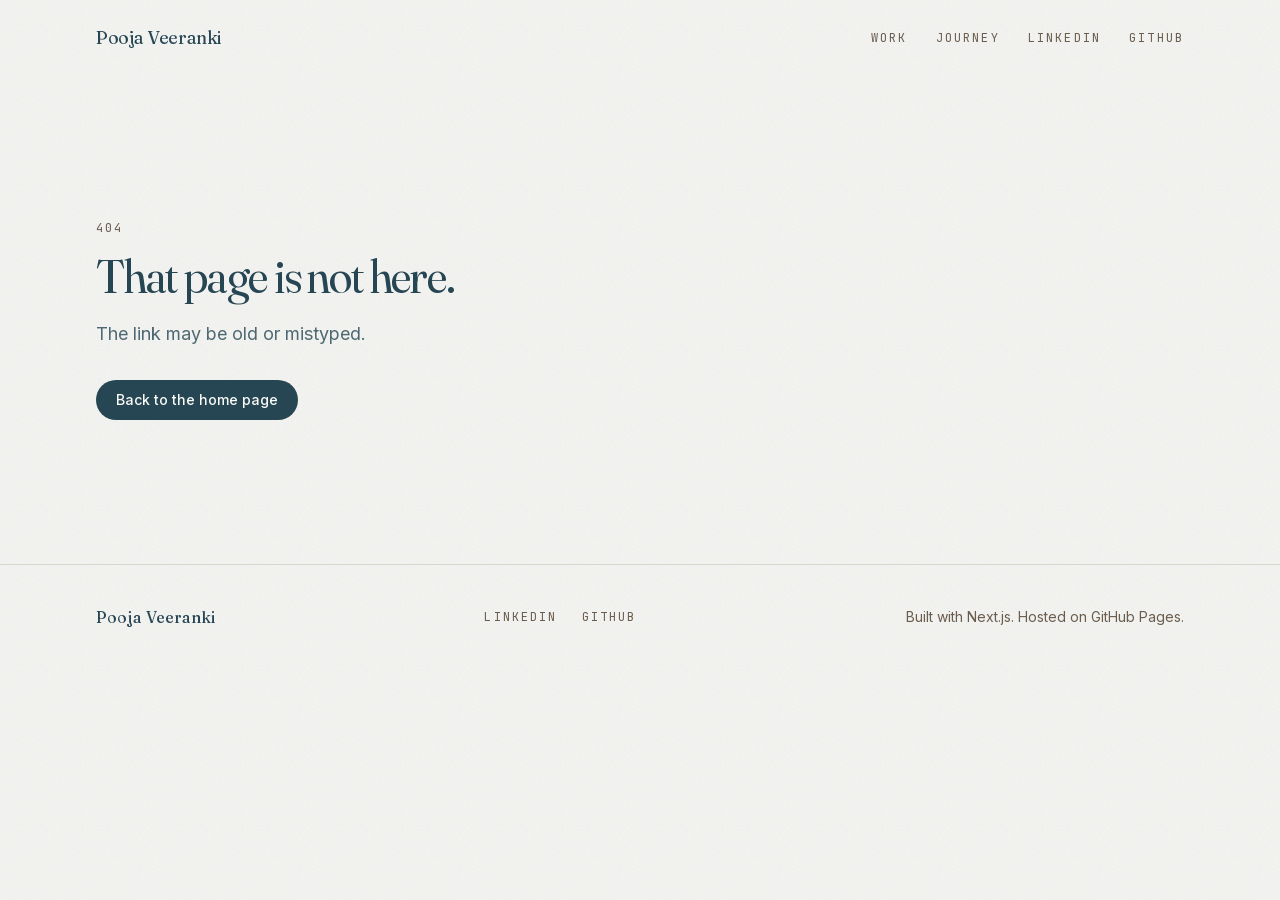
<file: 404/index.html>
<!DOCTYPE html><html lang="en" class="KgbNUW_variable _0bjUvq_variable Xd_ZlW_variable"><head><meta charSet="utf-8"/><meta name="viewport" content="width=device-width, initial-scale=1"/><link rel="stylesheet" href="/_next/static/chunks/41itirgy8oc-e.css" data-precedence="next"/><link rel="preload" as="script" fetchPriority="low" href="/_next/static/chunks/1pcw6gskne7pf.js"/><script src="/_next/static/chunks/1wnov70f88xjy.js" async=""></script><script src="/_next/static/chunks/092r-mewpaf3q.js" async=""></script><script src="/_next/static/chunks/0c98xzjfks9hq.js" async=""></script><script src="/_next/static/chunks/turbopack-2u1d16houkiyo.js" async=""></script><script src="/_next/static/chunks/1vmj5hng1ktci.js" async=""></script><script src="/_next/static/chunks/3zt_16xndew4w.js" async=""></script><meta name="robots" content="noindex"/><meta name="theme-color" content="#f6f5f2"/><meta name="color-scheme" content="light"/><title>Pooja Veeranki</title><meta name="description" content="Senior Software Engineer. React for enterprise systems, OpenText integration, and AI tooling for document-heavy work."/><meta property="og:title" content="Pooja Veeranki"/><meta property="og:description" content="Senior Software Engineer. React for enterprise systems, OpenText integration, and AI tooling for document-heavy work."/><meta property="og:url" content="https://poojaveeranki.github.io/"/><meta property="og:site_name" content="Pooja Veeranki"/><meta property="og:image" content="https://poojaveeranki.github.io/og.png"/><meta property="og:image:width" content="1200"/><meta property="og:image:height" content="630"/><meta property="og:image:alt" content="Pooja Veeranki, Senior Software Engineer"/><meta property="og:type" content="website"/><meta name="twitter:card" content="summary_large_image"/><meta name="twitter:title" content="Pooja Veeranki"/><meta name="twitter:description" content="Senior Software Engineer. React for enterprise systems, OpenText integration, and AI tooling for document-heavy work."/><meta name="twitter:image" content="https://poojaveeranki.github.io/og.png"/><link rel="icon" href="/icon.svg?icon.3fe4i0gcctn03.svg" sizes="any" type="image/svg+xml"/><link rel="apple-touch-icon" href="/apple-icon.png?apple-icon.0tmxfe7_b9u9e.png" sizes="180x180" type="image/png"/><meta name="next-size-adjust" content=""/><script src="/_next/static/chunks/0cz1d0mv5g_q7.js" noModule=""></script></head><body><div hidden=""><!--$--><!--/$--></div><header class="rise" style="animation-delay:0ms"><div class="mx-auto w-full max-w-6xl px-4 sm:px-6 lg:px-8 flex items-center justify-between py-6"><a class="font-display text-lg tracking-tight text-deep" aria-label="Pooja Veeranki, home" href="/">Pooja Veeranki</a><nav aria-label="Site" class="flex gap-5 font-mono text-xs uppercase tracking-[0.18em] text-driftwood sm:gap-7"><a href="#work" class="hidden transition-colors hover:text-sea sm:inline">Work</a><a href="#journey" class="hidden transition-colors hover:text-sea sm:inline">Journey</a><a href="https://www.linkedin.com/in/pooja-v-a1753092/" class="transition-colors hover:text-sea" rel="me noopener" target="_blank">LinkedIn</a><a href="https://github.com/poojaveeranki" class="transition-colors hover:text-sea" rel="me noopener" target="_blank">GitHub</a></nav></div></header><main><div class="mx-auto w-full max-w-6xl px-4 sm:px-6 lg:px-8 py-24 md:py-36"><p class="font-mono text-xs uppercase tracking-[0.18em] text-driftwood">404</p><h1 class="mt-4 text-4xl tracking-tight text-deep sm:text-5xl">That page is not here.</h1><p class="mt-5 max-w-md text-lg text-deep/80">The link may be old or mistyped.</p><a class="mt-8 inline-flex items-center gap-2 rounded-full bg-deep px-5 py-2.5 text-sm font-medium text-foam transition-colors hover:bg-sea" href="/">Back to the home page</a></div></main><footer class="border-t border-divider"><div class="mx-auto w-full max-w-6xl px-4 sm:px-6 lg:px-8 flex flex-col gap-4 py-10 text-sm text-driftwood sm:flex-row sm:items-center sm:justify-between"><p class="font-display text-base text-deep">Pooja Veeranki</p><nav aria-label="Profiles" class="flex gap-6 font-mono text-xs uppercase tracking-[0.18em]"><a href="https://www.linkedin.com/in/pooja-v-a1753092/" class="hover:text-sea" rel="me noopener" target="_blank">LinkedIn</a><a href="https://github.com/poojaveeranki" class="hover:text-sea" rel="me noopener" target="_blank">GitHub</a></nav><p>Built with Next.js. Hosted on GitHub Pages.</p></div></footer><!--$--><!--/$--><script id="_R_">(globalThis["TURBOPACK"] || (globalThis["TURBOPACK"] = [])).push({"otherChunks":["static/chunks/1pcw6gskne7pf.js","static/chunks/1wnov70f88xjy.js","static/chunks/092r-mewpaf3q.js","static/chunks/0c98xzjfks9hq.js"],"runtimeModuleIds":[94553]});</script><script src="/_next/static/chunks/1pcw6gskne7pf.js" async=""></script><script>(self.__next_f=self.__next_f||[]).push([0])</script><script>self.__next_f.push([1,"1:\"$Sreact.fragment\"\n2:\"/_next/static/chunks/1vmj5hng1ktci.js\"\n3:I[39756,[\"$2\"],\"default\"]\n4:I[37457,[\"$2\"],\"default\"]\n5:\"/_next/static/chunks/3zt_16xndew4w.js\"\n6:I[22016,[\"$2\",\"$5\"],\"\"]\n7:I[54054,[\"$2\"],\"RevealObserver\"]\n11:\"ViewportBoundary\"\n12:I[97367,[\"$2\"],\"$11\"]\n14:\"MetadataBoundary\"\n15:I[97367,[\"$2\"],\"$14\"]\n16:\"$Sreact.suspense\"\n18:I[68027,[\"$2\"],\"default\",1]\n:HL[\"/_next/static/chunks/41itirgy8oc-e.css\",\"style\"]\n9:X\na:[[\"children\",{\"s\":\"__PAGE__\",\"h\":512,\"d\":{\"r\":[\"$\",\"$1\",\"c\",{\"children\":[[[\"$\",\"header\",null,{\"className\":\"rise\",\"style\":{\"animationDelay\":\"0ms\"},\"children\":[\"$\",\"div\",null,{\"className\":\"mx-auto w-full max-w-6xl px-4 sm:px-6 lg:px-8 flex items-center justify-between py-6\",\"children\":[[\"$\",\"$L6\",null,{\"href\":\"/\",\"className\":\"font-display text-lg tracking-tight text-deep\",\"aria-label\":\"Pooja Veeranki, home\",\"children\":\"Pooja Veeranki\"}],[\"$\",\"nav\",null,{\"aria-label\":\"Site\",\"className\":\"flex gap-5 font-mono text-xs uppercase tracking-[0.18em] text-driftwood sm:gap-7\",\"children\":[[\"$\",\"a\",null,{\"href\":\"#work\",\"className\":\"hidden transition-colors hover:text-sea sm:inline\",\"children\":\"Work\"}],[\"$\",\"a\",null,{\"href\":\"#journey\",\"className\":\"hidden transition-colors hover:text-sea sm:inline\",\"children\":\"Journey\"}],\"$Lb\",\"$Lc\"]}]]}]}],\"$Ld\",\"$Le\"],[\"$Lf\"],\"$L10\"]}],\"p\":false,\"v\":null}}]]\n8:[[\"children\",{\"s\":\"/_not-found\",\"h\":512,\"d\":{\"r\":[\"$\",\"$1\",\"c\",{\"children\":[null,[\"$\",\"$L3\",null,{\"parallelRouterKey\":\"children\",\"error\":\"$undefined\",\"errorStyles\":\"$undefined\",\"errorScripts\":\"$undefined\",\"template\":[\"$\",\"$L4\",null,{}],\"templateStyles\":\"$undefined\",\"templateScripts\":\"$undefined\",\"notFound\":\"$undefined\",\"forbidden\":\"$undefined\",\"unauthorized\":\"$undefined\"}]]}],\"p\":false,\"v\":\"$9\"},\"c\":\"$Qa\"}]]\n0:{\"P\":null,\"c\":[\"\",\"_not-found\",\"\"],\"q\":\"\",\"i\":false,\"t\":{\"t\":{\"s\":\"\",\"h\":528,\"d\":{\"r\":[\"$\",\"$1\",\"c\",{\"children\":[[[\"$\",\"link\",\"0\",{\"rel\":\"stylesheet\",\"href\":\"/_next/static/chunks/41itirgy8oc-e.css\",\"precedence\":\"next\",\"crossOrigin\":\"$undefined\",\"nonce\":\"$undefined\"}],[\"$\",\"script\",\"script-0\",{\"src\":\"/_next/static/chunks/1vmj5hng1ktci.js\",\"async\":true,\"nonce\":\"$undefined\"}]],[\"$\",\"html\",null,{\"lang\":\"en\",\"className\":\"KgbNUW_variable _0bjUvq_variable Xd_ZlW_variable\",\"children\":[\"$\",\"body\",null,{\"children\":[[\"$\",\"$L3\",null,{\"parallelRouterKey\":\"children\",\"error\":\"$undefined\",\"errorStyles\":\"$undefined\",\"errorScripts\":\"$undefined\",\"template\":[\"$\",\"$L4\",null,{}],\"templateStyles\":\"$undefined\",\"templateScripts\":\"$undefined\",\"notFound\":[[[\"$\",\"header\",null,{\"className\":\"rise\",\"style\":{\"animationDelay\":\"0ms\"},\"children\":[\"$\",\"div\",null,{\"className\":\"mx-auto w-full max-w-6xl px-4 sm:px-6 lg:px-8 flex items-center justify-between py-6\",\"children\":[[\"$\",\"$L6\",null,{\"href\":\"/\",\"className\":\"font-display text-lg tracking-tight text-deep\",\"aria-label\":\"Pooja Veeranki, home\",\"children\":\"Pooja Veeranki\"}],[\"$\",\"nav\",null,{\"aria-label\":\"Site\",\"className\":\"flex gap-5 font-mono text-xs uppercase tracking-[0.18em] text-driftwood sm:gap-7\",\"children\":[[\"$\",\"a\",null,{\"href\":\"#work\",\"className\":\"hidden transition-colors hover:text-sea sm:inline\",\"children\":\"Work\"}],[\"$\",\"a\",null,{\"href\":\"#journey\",\"className\":\"hidden transition-colors hover:text-sea sm:inline\",\"children\":\"Journey\"}],[\"$\",\"a\",null,{\"href\":\"https://www.linkedin.com/in/pooja-v-a1753092/\",\"className\":\"transition-colors hover:text-sea\",\"rel\":\"me noopener\",\"target\":\"_blank\",\"children\":\"LinkedIn\"}],[\"$\",\"a\",null,{\"href\":\"https://github.com/poojaveeranki\",\"className\":\"transition-colors hover:text-sea\",\"rel\":\"me noopener\",\"target\":\"_blank\",\"children\":\"GitHub\"}]]}]]}]}],[\"$\",\"main\",null,{\"children\":[\"$\",\"div\",null,{\"className\":\"mx-auto w-full max-w-6xl px-4 sm:px-6 lg:px-8 py-24 md:py-36\",\"children\":[[\"$\",\"p\",null,{\"className\":\"font-mono text-xs uppercase tracking-[0.18em] text-driftwood\",\"children\":\"404\"}],[\"$\",\"h1\",null,{\"className\":\"mt-4 text-4xl tracking-tight text-deep sm:text-5xl\",\"children\":\"That page is not here.\"}],[\"$\",\"p\",null,{\"className\":\"mt-5 max-w-md text-lg text-deep/80\",\"children\":\"The link may be old or mistyped.\"}],[\"$\",\"$L6\",null,{\"href\":\"/\",\"className\":\"mt-8 inline-flex items-center gap-2 rounded-full bg-deep px-5 py-2.5 text-sm font-medium text-foam transition-colors hover:bg-sea\",\"children\":\"Back to the home page\"}]]}]}],[\"$\",\"footer\",null,{\"className\":\"border-t border-divider\",\"children\":[\"$\",\"div\",null,{\"className\":\"mx-auto w-full max-w-6xl px-4 sm:px-6 lg:px-8 flex flex-col gap-4 py-10 text-sm text-driftwood sm:flex-row sm:items-center sm:justify-between\",\"children\":[[\"$\",\"p\",null,{\"className\":\"font-display text-base text-deep\",\"children\":\"Pooja Veeranki\"}],[\"$\",\"nav\",null,{\"aria-label\":\"Profiles\",\"className\":\"flex gap-6 font-mono text-xs uppercase tracking-[0.18em]\",\"children\":[[\"$\",\"a\",null,{\"href\":\"https://www.linkedin.com/in/pooja-v-a1753092/\",\"className\":\"hover:text-sea\",\"rel\":\"me noopener\",\"target\":\"_blank\",\"children\":\"LinkedIn\"}],[\"$\",\"a\",null,{\"href\":\"https://github.com/poojaveeranki\",\"className\":\"hover:text-sea\",\"rel\":\"me noopener\",\"target\":\"_blank\",\"children\":\"GitHub\"}]]}],[\"$\",\"p\",null,{\"children\":\"Built with Next.js. Hosted on GitHub Pages.\"}]]}]}]],[]],\"forbidden\":\"$undefined\",\"unauthorized\":\"$undefined\"}],[\"$\",\"$L7\",null,{}]]}]}]]}],\"p\":false,\"v\":null},\"c\":\"$Q8\"},\"h\":{\"r\":[\"$\",\"$1\",\"h\",{\"children\":[[\"$\",\"meta\",null,{\"name\":\"robots\",\"content\":\"noindex\"}],[\"$\",\"$L12\",null,{\"children\":\"$L13\"}],[\"$\",\"$L15\",null,{\"children\":[[\"$\",\"div\",null,{\"hidden\":true,\"children\":[\"$\",\"$16\",null,{\"name\":\"Next.Metadata\",\"children\":\"$L17\"}]}],null]}],[\"$\",\"meta\",null,{\"name\":\"next-size-adjust\",\"content\":\"\"}]]}],\"p\":false,\"v\":null}},\"m\":\"$undefined\",\"G\":[\"$18\",[[\"$\",\"link\",\"0\",{\"rel\":\"stylesheet\",\"href\":\"/_next/static/chunks/41itirgy8oc-e.css\",\"precedence\":\"next\",\"crossOrigin\":\"$undefined\",\"nonce\":\"$undefined\"}]]],\"S\":true,\"r\":\"$undefined\",\"s\":\"$undefined\",\"a\":\"$undefined\",\"l\":\"$undefined\",\"p\":\"$undefined\",\"d\":\"$undefined\",\"b\":\"N5my2S0goIwoW95n6eB3g\"}\n19:I[97367,[\"$2\"],\"OutletBoundary\"]\n9:C\nb:[\"$\",\"a\",null,{\"href\":\"https://www.linkedin.com/in/pooja-v-a1753092/\",\"className\":\"transition-colors hover:text-sea\",\"rel\":\"me noopener\",\"target\":\"_blank\",\"children\":\"LinkedIn\"}]\nc:[\"$\",\"a\",null,{\"href\":\"https://github.com/poojaveeranki\",\"className\":\"transition-colors hover:text-sea\",\"rel\":\"me noopener\",\"target\":\"_blank\",\"children\":\"GitHub\"}]\nd:[\"$\",\"main\",null,{\"children\":[\"$\",\"div\",null,{\"className\":\"mx-auto w-full max-w-6xl px-4 sm:px-6 lg:px-8 py-24 md:py-36\",\"children\":[[\"$\",\"p\",null,{\"className\":\"font-mono text-xs uppercase tracking-[0.18em] text-driftwood\",\"children\":\"404\"}],[\"$\",\"h1\",null,{\"className\":\"mt-4 text-4xl tracking-tight text-deep sm:text-5xl\",\"children\":\"That page is not here.\"}],[\"$\",\"p\",null,{\"className\":\"mt-5 max-w-md text-lg text-deep/80\",\"children\":\"The link may be old or mistyped.\"}],[\"$\",\"$L6\",null,{\"href\":\"/\",\"className\":\"mt-8 inline-flex items-center gap-2 rounded-full bg-deep px-5 py-2.5 text-sm font-medium text-foam transition-colors hover:bg-sea\",\"children\":\"Back to the home page\"}]]}]}]\ne:[\"$\",\"footer\",null,{\"className\":\"border-t border-divider\",\"children\":[\"$\",\"div\",null,{\"className\":\"mx-auto w-full max-w-6xl px-4 sm:px-6 lg:px-8 flex flex-col gap-4 py-10 text-sm text-driftwood sm:flex-row sm:items-center sm:justify-between\",\"children\":[[\"$\",\"p\",null,{\"className\":\"font-display text-base text-deep\",\"children\":\"Pooja Veeranki\"}],[\"$\",\"nav\",null,{\"aria-label\":\"Profiles\",\"className\":\"flex gap-6 font-mono text-xs uppercase tracking-[0.18em]\",\"children\":[[\"$\",\"a\",null,{\"href\":\"https://www.linkedin.com/in/pooja-v-a1753092/\",\"className\":\"hover:text-sea\",\"rel\":\"me noopener\",\"target\":\"_blank\",\"children\":\"LinkedIn\"}],[\"$\",\"a\",null,{\"href\":\"https://github.com/poojaveeranki\",\"className\":\"hover:text-sea\",\"rel\":\"me noopener\",\"target\":\"_blank\",\"children\":\"GitHub\"}]]}],[\"$\",\"p\",null,{\"children\":\"Built with Next.js. Hosted on GitHub Pages.\"}]]}]}]\nf:[\"$\",\"script\",\"script-0\",{\"src\":\"/_next/static/chunks/3zt_16xndew4w.js\",\"async\":true,\"nonce\":\"$undefined\"}]\n10:[\"$\",\"$L19\",null,{\"children\":[\"$\",\"$16\",null,{\"name\":\"Next.MetadataOutlet\",\"children\":\"$@1a\"}]}]\n13:[[\"$\",\"meta\",\"0\",{\"charSet\":\"utf-8\"}],[\"$\",\"meta\",\"1\",{\"name\":\"viewport\",\"content\":\"width=device-width, initial-scale=1\"}],[\"$\",\"meta\",\"2\",{\"name\":\"theme-color\",\"content\":\"#f6f5f2\"}],[\"$\",\"meta\",\"3\",{\"name\":\"color-scheme\",\"content\":\"light\"}]]\n1b:I[27201,[\"$2\"],\"IconMark\"]\n17:[[\"$\",\"title\",\"0\",{\"children\":\"Pooja Veeranki\"}],[\"$\",\"meta\",\"1\",{\"name\":\"description\",\"content\":\"Senior Software Engineer. React for enterprise systems, OpenText integration, and AI tooling for document-heavy work.\"}],[\"$\",\"meta\",\"2\",{\"property\":\"og:title\",\"content\":\"Pooja Veeranki\"}],[\"$\",\"meta\",\"3\",{\"property\":\"og:description\",\"content\":\"Senior Software Engineer. React for enterprise systems, OpenText integration, and AI tooling for document-heavy work.\"}],[\"$\",\"meta\",\"4\",{\"property\":\"og:url\",\"content\":\"https://poojaveeranki.github.io/\"}],[\"$\",\"meta\",\"5\",{\"property\":\"og:site_name\",\"content\":\"Pooja Veeranki\"}],[\"$\",\"meta\",\"6\",{\"property\":\"og:image\",\"content\":\"https://poojaveeranki.github.io/og.png\"}],[\"$\",\"meta\",\"7\",{\"property\":\"og:image:width\",\"content\":\"1200\"}],[\"$\",\"meta\",\"8\",{\"property\":\"og:image:height\",\"content\":\"630\"}],[\"$\",\"meta\",\"9\",{\"property\":\"og:image:alt\",\"content\":\"Pooja Veeranki, Senior Software Engineer\"}],[\"$\",\"meta\",\"10\",{\"property\":\"og:type\",\"content\":\"website\"}],[\"$\",\"meta\",\"11\",{\"name\":\"twitter:card\",\"content\":\"summary_large_image\"}],[\"$\",\"meta\",\"12\",{\"name\":\"twitter:title\",\"content\":\"Pooja Veeranki\"}],[\"$\",\"meta\",\"13\",{\"name\":\"twitter:description\",\"content\":\"Senior Software Engineer. React for enterprise systems, OpenText integration, and AI tooling for document-heavy work.\"}],[\"$\",\"meta\",\"14\",{\"name\":\"twitter:image\",\"content\":\"https://poojaveeranki.github.io/og.png\"}],[\"$\",\"link\",\"15\",{\"rel\":\"icon\",\"href\":\"/icon.svg?icon.3fe4i0gcctn03.svg\",\"sizes\":\"any\",\"type\":\"image/svg+xml\"}],[\"$\",\"link\",\"16\",{\"rel\":\"apple-touch-icon\",\"href\":\"/apple-icon.png?apple-icon.0tmxfe7_b9u9e.png\",\"sizes\":\"180x180\",\"type\":\"image/png\"}],[\"$\",\"$L1b\",\"17\",{}]]\n1a:null\n"])</script></body></html>
</file>
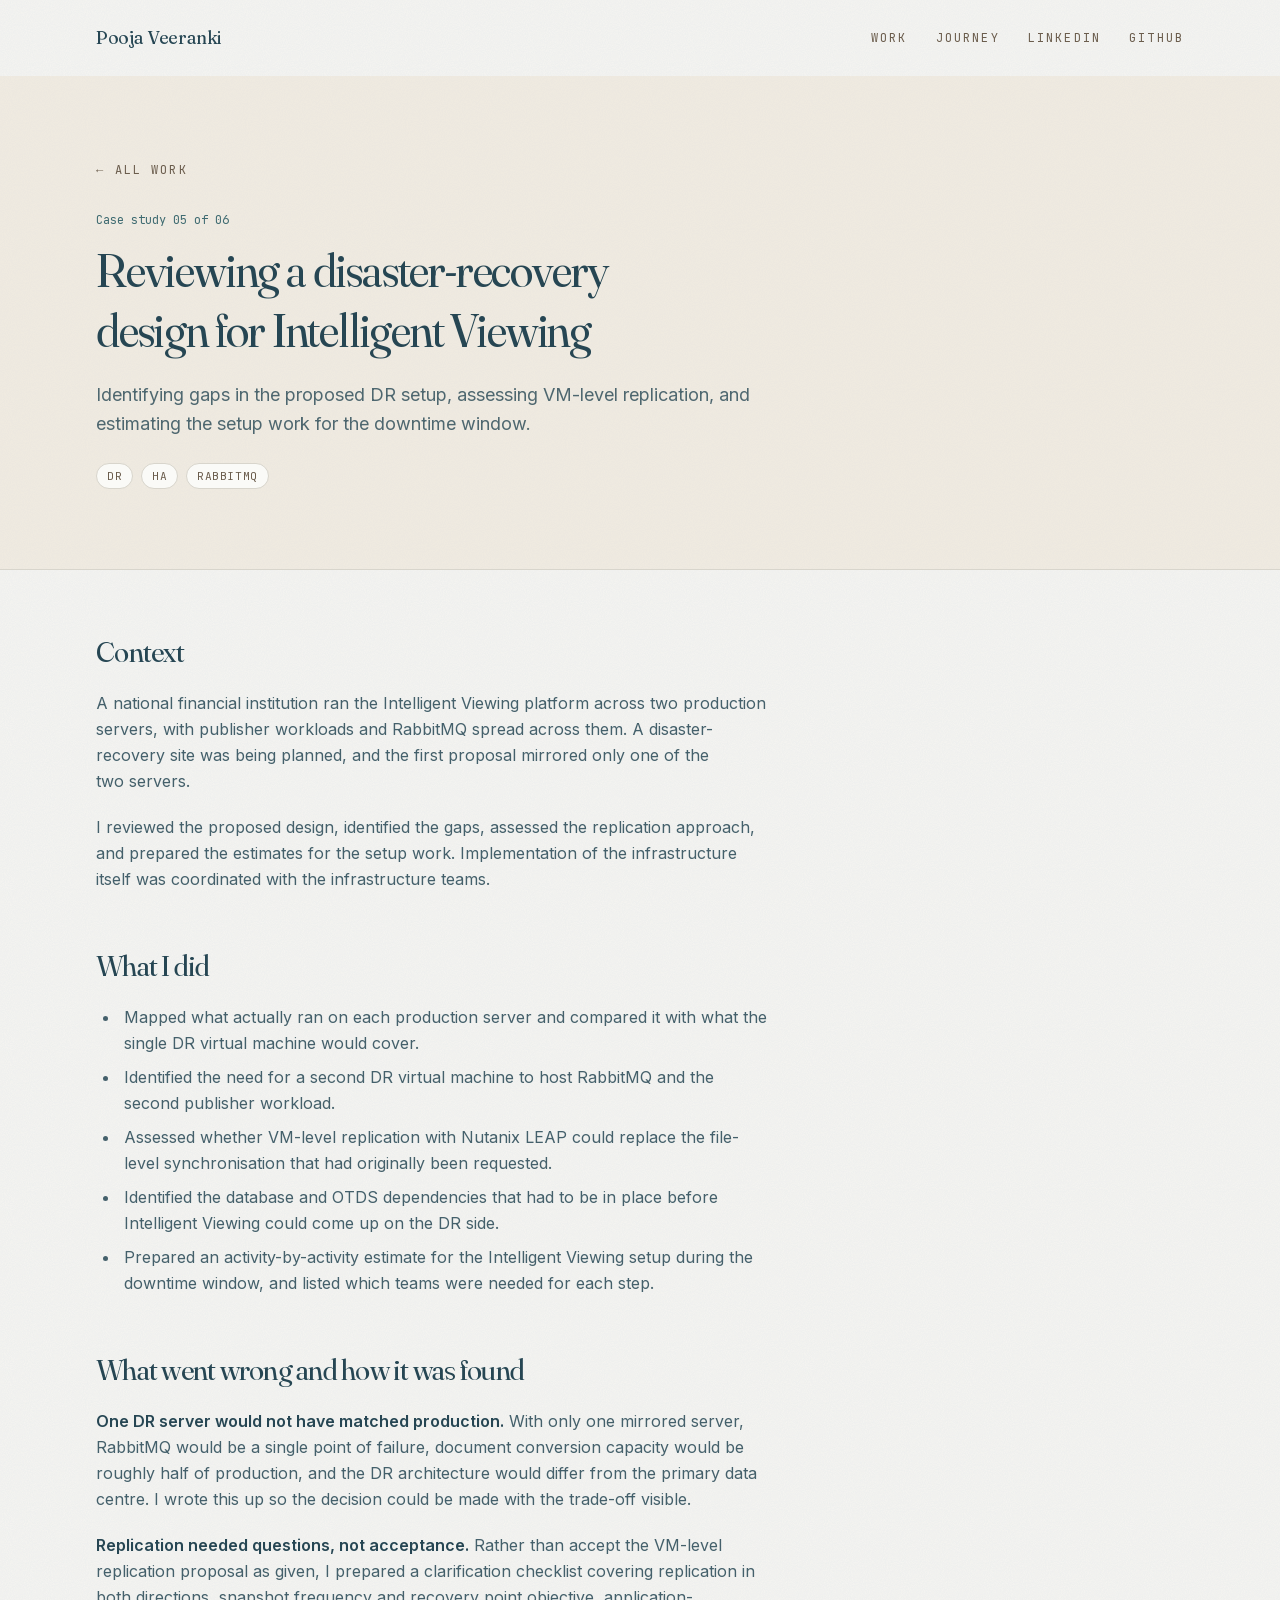
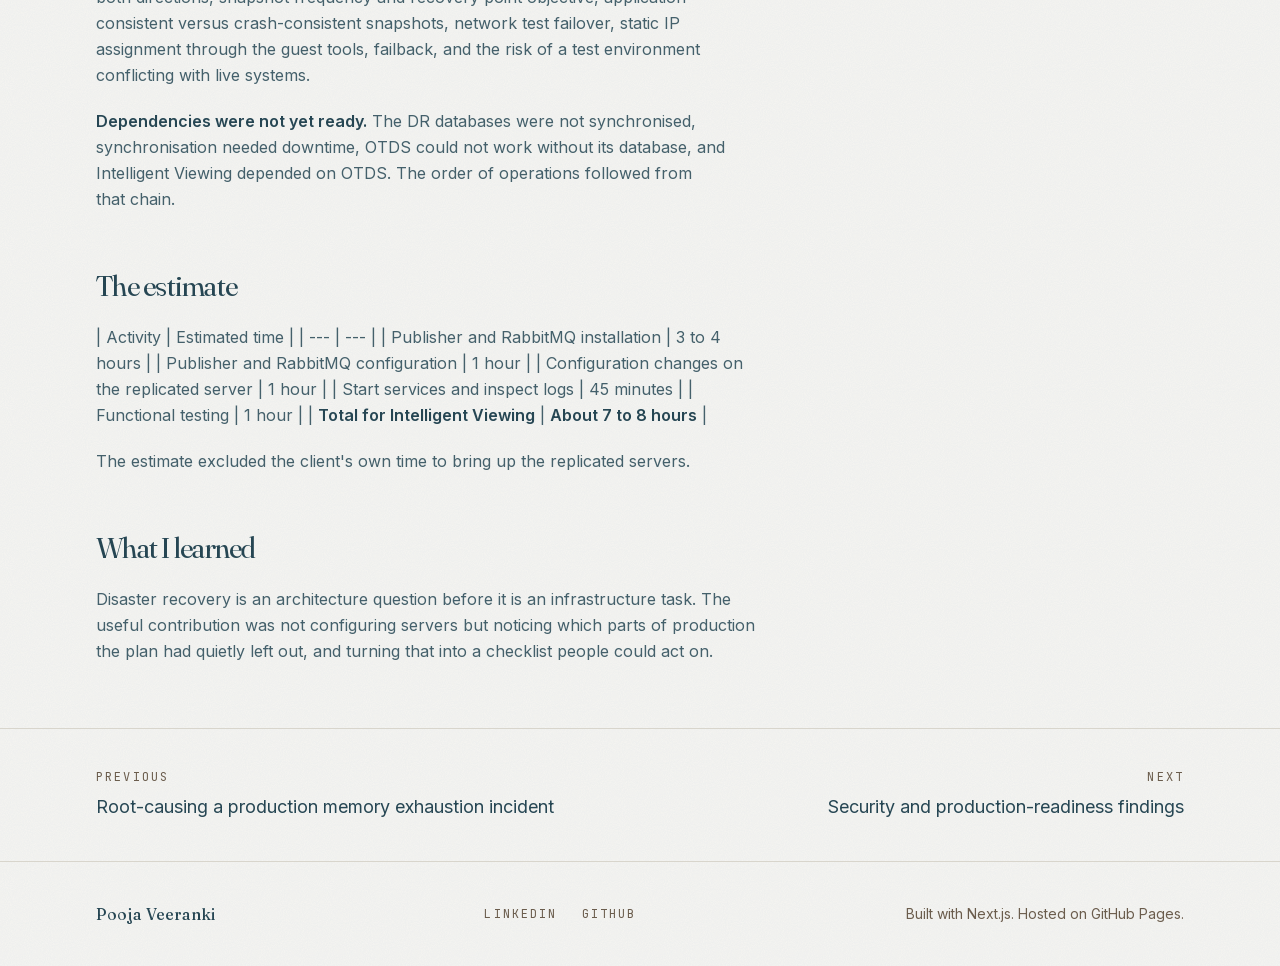
<file: work/disaster-recovery-planning/index.html>
<!DOCTYPE html><html lang="en" class="KgbNUW_variable _0bjUvq_variable Xd_ZlW_variable"><head><meta charSet="utf-8"/><meta name="viewport" content="width=device-width, initial-scale=1"/><link rel="preload" href="/_next/static/media/0264c3c98799c37c-s.p.0fuf3937kiol3.woff2" as="font" crossorigin="" type="font/woff2"/><link rel="preload" href="/_next/static/media/07c7676b89ed2778-s.p.2bn3s6zvc0dyp.woff2" as="font" crossorigin="" type="font/woff2"/><link rel="preload" href="/_next/static/media/9a321a2c78eff0b5-s.p.1bkzbscqrt8rl.woff2" as="font" crossorigin="" type="font/woff2"/><link rel="stylesheet" href="/_next/static/chunks/41itirgy8oc-e.css" data-precedence="next"/><link rel="preload" as="script" fetchPriority="low" href="/_next/static/chunks/1pcw6gskne7pf.js"/><script src="/_next/static/chunks/1wnov70f88xjy.js" async=""></script><script src="/_next/static/chunks/092r-mewpaf3q.js" async=""></script><script src="/_next/static/chunks/0c98xzjfks9hq.js" async=""></script><script src="/_next/static/chunks/turbopack-2u1d16houkiyo.js" async=""></script><script src="/_next/static/chunks/1vmj5hng1ktci.js" async=""></script><script src="/_next/static/chunks/3zt_16xndew4w.js" async=""></script><meta name="theme-color" content="#f6f5f2"/><meta name="color-scheme" content="light"/><title>Reviewing a disaster-recovery design for Intelligent Viewing · Pooja Veeranki</title><meta name="description" content="Identifying gaps in the proposed DR setup, assessing VM-level replication, and estimating the setup work for the downtime window."/><meta property="og:title" content="Pooja Veeranki"/><meta property="og:description" content="Senior Software Engineer. React for enterprise systems, OpenText integration, and AI tooling for document-heavy work."/><meta property="og:url" content="https://poojaveeranki.github.io/"/><meta property="og:site_name" content="Pooja Veeranki"/><meta property="og:image" content="https://poojaveeranki.github.io/og.png"/><meta property="og:image:width" content="1200"/><meta property="og:image:height" content="630"/><meta property="og:image:alt" content="Pooja Veeranki, Senior Software Engineer"/><meta property="og:type" content="website"/><meta name="twitter:card" content="summary_large_image"/><meta name="twitter:title" content="Pooja Veeranki"/><meta name="twitter:description" content="Senior Software Engineer. React for enterprise systems, OpenText integration, and AI tooling for document-heavy work."/><meta name="twitter:image" content="https://poojaveeranki.github.io/og.png"/><link rel="icon" href="/icon.svg?icon.3fe4i0gcctn03.svg" sizes="any" type="image/svg+xml"/><link rel="apple-touch-icon" href="/apple-icon.png?apple-icon.0tmxfe7_b9u9e.png" sizes="180x180" type="image/png"/><meta name="next-size-adjust" content=""/><script src="/_next/static/chunks/0cz1d0mv5g_q7.js" noModule=""></script></head><body><div hidden=""><!--$--><!--/$--></div><header class="rise" style="animation-delay:0ms"><div class="mx-auto w-full max-w-6xl px-4 sm:px-6 lg:px-8 flex items-center justify-between py-6"><a class="font-display text-lg tracking-tight text-deep" aria-label="Pooja Veeranki, home" href="/">Pooja Veeranki</a><nav aria-label="Site" class="flex gap-5 font-mono text-xs uppercase tracking-[0.18em] text-driftwood sm:gap-7"><a href="#work" class="hidden transition-colors hover:text-sea sm:inline">Work</a><a href="#journey" class="hidden transition-colors hover:text-sea sm:inline">Journey</a><a href="https://www.linkedin.com/in/pooja-v-a1753092/" class="transition-colors hover:text-sea" rel="me noopener" target="_blank">LinkedIn</a><a href="https://github.com/poojaveeranki" class="transition-colors hover:text-sea" rel="me noopener" target="_blank">GitHub</a></nav></div></header><main><article><header class="border-b border-divider bg-sand/40"><div class="mx-auto w-full max-w-6xl px-4 sm:px-6 lg:px-8 py-14 md:py-20"><a class="font-mono text-xs uppercase tracking-[0.18em] text-driftwood transition-colors hover:text-sea" href="/#work">← All work</a><p class="mt-8 font-mono text-xs text-sea">Case study 0<!-- -->5<!-- --> of 0<!-- -->6</p><h1 class="mt-3 max-w-3xl text-3xl leading-tight tracking-tight text-deep sm:text-5xl">Reviewing a disaster-recovery design for Intelligent Viewing</h1><p class="mt-5 max-w-2xl text-lg leading-relaxed text-deep/80">Identifying gaps in the proposed DR setup, assessing VM-level replication, and estimating the setup work for the downtime window.</p><ul class="mt-6 flex flex-wrap gap-2" aria-label="Technologies"><li class="rounded-full border border-divider bg-foam px-2.5 py-1 font-mono text-[0.7rem] uppercase tracking-wider text-driftwood">DR</li><li class="rounded-full border border-divider bg-foam px-2.5 py-1 font-mono text-[0.7rem] uppercase tracking-wider text-driftwood">HA</li><li class="rounded-full border border-divider bg-foam px-2.5 py-1 font-mono text-[0.7rem] uppercase tracking-wider text-driftwood">RabbitMQ</li></ul></div></header><div class="mx-auto w-full max-w-6xl px-4 sm:px-6 lg:px-8 py-12 md:py-16"><div class="max-w-[42rem]"><h2 class="mt-14 text-2xl tracking-tight text-deep first:mt-0 sm:text-3xl">Context</h2>
<p class="mt-5 leading-relaxed text-deep/85">A national financial institution ran the Intelligent Viewing platform across two production servers, with publisher workloads and RabbitMQ spread across them. A disaster-recovery site was being planned, and the first proposal mirrored only one of the two servers.</p>
<p class="mt-5 leading-relaxed text-deep/85">I reviewed the proposed design, identified the gaps, assessed the replication approach, and prepared the estimates for the setup work. Implementation of the infrastructure itself was coordinated with the infrastructure teams.</p>
<h2 class="mt-14 text-2xl tracking-tight text-deep first:mt-0 sm:text-3xl">What I did</h2>
<ul class="mt-5 list-disc space-y-2 pl-6 leading-relaxed text-deep/85">
<li class="pl-1">Mapped what actually ran on each production server and compared it with what the single DR virtual machine would cover.</li>
<li class="pl-1">Identified the need for a second DR virtual machine to host RabbitMQ and the second publisher workload.</li>
<li class="pl-1">Assessed whether VM-level replication with Nutanix LEAP could replace the file-level synchronisation that had originally been requested.</li>
<li class="pl-1">Identified the database and OTDS dependencies that had to be in place before Intelligent Viewing could come up on the DR side.</li>
<li class="pl-1">Prepared an activity-by-activity estimate for the Intelligent Viewing setup during the downtime window, and listed which teams were needed for each step.</li>
</ul>
<h2 class="mt-14 text-2xl tracking-tight text-deep first:mt-0 sm:text-3xl">What went wrong and how it was found</h2>
<p class="mt-5 leading-relaxed text-deep/85"><strong class="font-semibold text-deep">One DR server would not have matched production.</strong> With only one mirrored server, RabbitMQ would be a single point of failure, document conversion capacity would be roughly half of production, and the DR architecture would differ from the primary data centre. I wrote this up so the decision could be made with the trade-off visible.</p>
<p class="mt-5 leading-relaxed text-deep/85"><strong class="font-semibold text-deep">Replication needed questions, not acceptance.</strong> Rather than accept the VM-level replication proposal as given, I prepared a clarification checklist covering replication in both directions, snapshot frequency and recovery point objective, application-consistent versus crash-consistent snapshots, network test failover, static IP assignment through the guest tools, failback, and the risk of a test environment conflicting with live systems.</p>
<p class="mt-5 leading-relaxed text-deep/85"><strong class="font-semibold text-deep">Dependencies were not yet ready.</strong> The DR databases were not synchronised, synchronisation needed downtime, OTDS could not work without its database, and Intelligent Viewing depended on OTDS. The order of operations followed from that chain.</p>
<h2 class="mt-14 text-2xl tracking-tight text-deep first:mt-0 sm:text-3xl">The estimate</h2>
<p class="mt-5 leading-relaxed text-deep/85">| Activity | Estimated time |
| --- | --- |
| Publisher and RabbitMQ installation | 3 to 4 hours |
| Publisher and RabbitMQ configuration | 1 hour |
| Configuration changes on the replicated server | 1 hour |
| Start services and inspect logs | 45 minutes |
| Functional testing | 1 hour |
| <strong class="font-semibold text-deep">Total for Intelligent Viewing</strong> | <strong class="font-semibold text-deep">About 7 to 8 hours</strong> |</p>
<p class="mt-5 leading-relaxed text-deep/85">The estimate excluded the client&#x27;s own time to bring up the replicated servers.</p>
<h2 class="mt-14 text-2xl tracking-tight text-deep first:mt-0 sm:text-3xl">What I learned</h2>
<p class="mt-5 leading-relaxed text-deep/85">Disaster recovery is an architecture question before it is an infrastructure task. The useful contribution was not configuring servers but noticing which parts of production the plan had quietly left out, and turning that into a checklist people could act on.</p></div></div></article><nav aria-label="Other case studies" class="border-t border-divider"><div class="mx-auto w-full max-w-6xl px-4 sm:px-6 lg:px-8 grid gap-6 py-10 sm:grid-cols-2"><a class="group" href="/work/production-memory-incident/"><p class="font-mono text-xs uppercase tracking-[0.18em] text-driftwood">Previous</p><p class="mt-2 text-lg text-deep group-hover:text-sea">Root-causing a production memory exhaustion incident</p></a><a class="group sm:text-right" href="/work/security-and-production-readiness/"><p class="font-mono text-xs uppercase tracking-[0.18em] text-driftwood">Next</p><p class="mt-2 text-lg text-deep group-hover:text-sea">Security and production-readiness findings</p></a></div></nav></main><footer class="border-t border-divider"><div class="mx-auto w-full max-w-6xl px-4 sm:px-6 lg:px-8 flex flex-col gap-4 py-10 text-sm text-driftwood sm:flex-row sm:items-center sm:justify-between"><p class="font-display text-base text-deep">Pooja Veeranki</p><nav aria-label="Profiles" class="flex gap-6 font-mono text-xs uppercase tracking-[0.18em]"><a href="https://www.linkedin.com/in/pooja-v-a1753092/" class="hover:text-sea" rel="me noopener" target="_blank">LinkedIn</a><a href="https://github.com/poojaveeranki" class="hover:text-sea" rel="me noopener" target="_blank">GitHub</a></nav><p>Built with Next.js. Hosted on GitHub Pages.</p></div></footer><!--$--><!--/$--><script id="_R_">(globalThis["TURBOPACK"] || (globalThis["TURBOPACK"] = [])).push({"otherChunks":["static/chunks/1pcw6gskne7pf.js","static/chunks/1wnov70f88xjy.js","static/chunks/092r-mewpaf3q.js","static/chunks/0c98xzjfks9hq.js"],"runtimeModuleIds":[94553]});</script><script src="/_next/static/chunks/1pcw6gskne7pf.js" async=""></script><script>(self.__next_f=self.__next_f||[]).push([0])</script><script>self.__next_f.push([1,"1:\"$Sreact.fragment\"\n2:\"/_next/static/chunks/1vmj5hng1ktci.js\"\n3:I[39756,[\"$2\"],\"default\"]\n4:I[37457,[\"$2\"],\"default\"]\n5:\"/_next/static/chunks/3zt_16xndew4w.js\"\n6:I[22016,[\"$2\",\"$5\"],\"\"]\n7:I[54054,[\"$2\"],\"RevealObserver\"]\nd:I[97367,[\"$2\"],\"OutletBoundary\"]\ne:\"$Sreact.suspense\"\n10:\"ViewportBoundary\"\n11:I[97367,[\"$2\"],\"$10\"]\n13:\"MetadataBoundary\"\n14:I[97367,[\"$2\"],\"$13\"]\n16:I[68027,[\"$2\"],\"default\",1]\n:HL[\"/_next/static/chunks/41itirgy8oc-e.css\",\"style\"]\n:HL[\"/_next/static/media/0264c3c98799c37c-s.p.0fuf3937kiol3.woff2\",\"font\",{\"crossOrigin\":\"\",\"type\":\"font/woff2\"}]\n:HL[\"/_next/static/media/07c7676b89ed2778-s.p.2bn3s6zvc0dyp.woff2\",\"font\",{\"crossOrigin\":\"\",\"type\":\"font/woff2\"}]\n:HL[\"/_next/static/media/9a321a2c78eff0b5-s.p.1bkzbscqrt8rl.woff2\",\"font\",{\"crossOrigin\":\"\",\"type\":\"font/woff2\"}]\n9:X\nb:[[\"children\",{\"s\":\"__PAGE__\",\"h\":512,\"d\":{\"r\":[\"$\",\"$1\",\"c\",{\"children\":[\"$Lc\",[[\"$\",\"script\",\"script-0\",{\"src\":\"/_next/static/chunks/3zt_16xndew4w.js\",\"async\":true,\"nonce\":\"$undefined\"}]],[\"$\",\"$Ld\",null,{\"children\":[\"$\",\"$e\",null,{\"name\":\"Next.MetadataOutlet\",\"children\":\"$@f\"}]}]]}],\"p\":false,\"v\":null}}]]\na:[[\"children\",{\"s\":{\"n\":\"slug\",\"t\":\"d\",\"k\":\"disaster-recovery-planning\",\"s\":[]},\"h\":512,\"d\":{\"r\":[\"$\",\"$1\",\"c\",{\"children\":[null,[\"$\",\"$L3\",null,{\"parallelRouterKey\":\"children\",\"error\":\"$undefined\",\"errorStyles\":\"$undefined\",\"errorScripts\":\"$undefined\",\"template\":[\"$\",\"$L4\",null,{}],\"templateStyles\":\"$undefined\",\"templateScripts\":\"$undefined\",\"notFound\":\"$undefined\",\"forbidden\":\"$undefined\",\"unauthorized\":\"$undefined\"}]]}],\"p\":false,\"v\":\"$9\"},\"c\":\"$Qb\"}]]\n8:[[\"children\",{\"s\":\"work\",\"h\":512,\"d\":{\"r\":[\"$\",\"$1\",\"c\",{\"children\":[null,[\"$\",\"$L3\",null,{\"parallelRouterKey\":\"children\",\"error\":\"$undefined\",\"errorStyles\":\"$undefined\",\"errorScripts\":\"$undefined\",\"template\":[\"$\",\"$L4\",null,{}],\"templateStyles\":\"$undefined\",\"templateScripts\":\"$undefined\",\"notFound\":\"$undefined\",\"forbidden\":\"$undefined\",\"unauthorized\":\"$undefined\"}]]}],\"p\":false,\"v\":\"$9\"},\"c\":\"$Qa\"}]]\n0:{\"P\":null,\"c\":[\"\",\"work\",\"disaster-recovery-planning\",\"\"],\"q\":\"\",\"i\":false,\"t\":{\"t\":{\"s\":\"\",\"h\":528,\"d\":{\"r\":[\"$\",\"$1\",\"c\",{\"children\":[[[\"$\",\"link\",\"0\",{\"rel\":\"stylesheet\",\"href\":\"/_next/static/chunks/41itirgy8oc-e.css\",\"precedence\":\"next\",\"crossOrigin\":\"$undefined\",\"nonce\":\"$undefined\"}],[\"$\",\"script\",\"script-0\",{\"src\":\"/_next/static/chunks/1vmj5hng1ktci.js\",\"async\":true,\"nonce\":\"$undefined\"}]],[\"$\",\"html\",null,{\"lang\":\"en\",\"className\":\"KgbNUW_variable _0bjUvq_variable Xd_ZlW_variable\",\"children\":[\"$\",\"body\",null,{\"children\":[[\"$\",\"$L3\",null,{\"parallelRouterKey\":\"children\",\"error\":\"$undefined\",\"errorStyles\":\"$undefined\",\"errorScripts\":\"$undefined\",\"template\":[\"$\",\"$L4\",null,{}],\"templateStyles\":\"$undefined\",\"templateScripts\":\"$undefined\",\"notFound\":[[[\"$\",\"header\",null,{\"className\":\"rise\",\"style\":{\"animationDelay\":\"0ms\"},\"children\":[\"$\",\"div\",null,{\"className\":\"mx-auto w-full max-w-6xl px-4 sm:px-6 lg:px-8 flex items-center justify-between py-6\",\"children\":[[\"$\",\"$L6\",null,{\"href\":\"/\",\"className\":\"font-display text-lg tracking-tight text-deep\",\"aria-label\":\"Pooja Veeranki, home\",\"children\":\"Pooja Veeranki\"}],[\"$\",\"nav\",null,{\"aria-label\":\"Site\",\"className\":\"flex gap-5 font-mono text-xs uppercase tracking-[0.18em] text-driftwood sm:gap-7\",\"children\":[[\"$\",\"a\",null,{\"href\":\"#work\",\"className\":\"hidden transition-colors hover:text-sea sm:inline\",\"children\":\"Work\"}],[\"$\",\"a\",null,{\"href\":\"#journey\",\"className\":\"hidden transition-colors hover:text-sea sm:inline\",\"children\":\"Journey\"}],[\"$\",\"a\",null,{\"href\":\"https://www.linkedin.com/in/pooja-v-a1753092/\",\"className\":\"transition-colors hover:text-sea\",\"rel\":\"me noopener\",\"target\":\"_blank\",\"children\":\"LinkedIn\"}],[\"$\",\"a\",null,{\"href\":\"https://github.com/poojaveeranki\",\"className\":\"transition-colors hover:text-sea\",\"rel\":\"me noopener\",\"target\":\"_blank\",\"children\":\"GitHub\"}]]}]]}]}],[\"$\",\"main\",null,{\"children\":[\"$\",\"div\",null,{\"className\":\"mx-auto w-full max-w-6xl px-4 sm:px-6 lg:px-8 py-24 md:py-36\",\"children\":[[\"$\",\"p\",null,{\"className\":\"font-mono text-xs uppercase tracking-[0.18em] text-driftwood\",\"children\":\"404\"}],[\"$\",\"h1\",null,{\"className\":\"mt-4 text-4xl tracking-tight text-deep sm:text-5xl\",\"children\":\"That page is not here.\"}],[\"$\",\"p\",null,{\"className\":\"mt-5 max-w-md text-lg text-deep/80\",\"children\":\"The link may be old or mistyped.\"}],[\"$\",\"$L6\",null,{\"href\":\"/\",\"className\":\"mt-8 inline-flex items-center gap-2 rounded-full bg-deep px-5 py-2.5 text-sm font-medium text-foam transition-colors hover:bg-sea\",\"children\":\"Back to the home page\"}]]}]}],[\"$\",\"footer\",null,{\"className\":\"border-t border-divider\",\"children\":[\"$\",\"div\",null,{\"className\":\"mx-auto w-full max-w-6xl px-4 sm:px-6 lg:px-8 flex flex-col gap-4 py-10 text-sm text-driftwood sm:flex-row sm:items-center sm:justify-between\",\"children\":[[\"$\",\"p\",null,{\"className\":\"font-display text-base text-deep\",\"children\":\"Pooja Veeranki\"}],[\"$\",\"nav\",null,{\"aria-label\":\"Profiles\",\"className\":\"flex gap-6 font-mono text-xs uppercase tracking-[0.18em]\",\"children\":[[\"$\",\"a\",null,{\"href\":\"https://www.linkedin.com/in/pooja-v-a1753092/\",\"className\":\"hover:text-sea\",\"rel\":\"me noopener\",\"target\":\"_blank\",\"children\":\"LinkedIn\"}],[\"$\",\"a\",null,{\"href\":\"https://github.com/poojaveeranki\",\"className\":\"hover:text-sea\",\"rel\":\"me noopener\",\"target\":\"_blank\",\"children\":\"GitHub\"}]]}],[\"$\",\"p\",null,{\"children\":\"Built with Next.js. Hosted on GitHub Pages.\"}]]}]}]],[]],\"forbidden\":\"$undefined\",\"unauthorized\":\"$undefined\"}],[\"$\",\"$L7\",null,{}]]}]}]]}],\"p\":false,\"v\":null},\"c\":\"$Q8\"},\"h\":{\"r\":[\"$\",\"$1\",\"h\",{\"children\":[null,[\"$\",\"$L11\",null,{\"children\":\"$L12\"}],[\"$\",\"$L14\",null,{\"children\":[[\"$\",\"div\",null,{\"hidden\":true,\"children\":[\"$\",\"$e\",null,{\"name\":\"Next.Metadata\",\"children\":\"$L15\"}]}],null]}],[\"$\",\"meta\",null,{\"name\":\"next-size-adjust\",\"content\":\"\"}]]}],\"p\":false,\"v\":null}},\"m\":\"$undefined\",\"G\":[\"$16\",[[\"$\",\"link\",\"0\",{\"rel\":\"stylesheet\",\"href\":\"/_next/static/chunks/41itirgy8oc-e.css\",\"precedence\":\"next\",\"crossOrigin\":\"$undefined\",\"nonce\":\"$undefined\"}]]],\"S\":true,\"r\":\"$undefined\",\"s\":\"$undefined\",\"a\":\"$undefined\",\"l\":\"$undefined\",\"p\":\"$undefined\",\"d\":\"$undefined\",\"b\":\"N5my2S0goIwoW95n6eB3g\"}\n9:C\nc:[[\"$\",\"header\",null,{\"className\":\"rise\",\"style\":{\"animationDelay\":\"0ms\"},\"children\":[\"$\",\"div\",null,{\"className\":\"mx-auto w-full max-w-6xl px-4 sm:px-6 lg:px-8 flex items-center justify-between py-6\",\"children\":[[\"$\",\"$L6\",null,{\"href\":\"/\",\"className\":\"font-display text-lg tracking-tight text-deep\",\"aria-label\":\"Pooja Veeranki, home\",\"children\":\"Pooja Veeranki\"}],[\"$\",\"nav\",null,{\"aria-label\":\"Site\",\"className\":\"flex gap-5 font-mono text-xs uppercase tracking-[0.18em] text-driftwood sm:gap-7\",\"children\":[[\"$\",\"a\",null,{\"href\":\"#work\",\"className\":\"hidden transition-colors hover:text-sea sm:inline\",\"children\":\"Work\"}],[\"$\",\"a\",null,{\"href\":\"#journey\",\"className\":\"hidden transition-colors hover:text-sea sm:inline\",\"children\":\"Journey\"}],[\"$\",\"a\",null,{\"href\":\"https://www.linkedin.com/in/pooja-v-a1753092/\",\"className\":\"transition-colors hover:text-sea\",\"rel\":\"me noopener\",\"target\":\"_blank\",\"children\":\"LinkedIn\"}],[\"$\",\"a\",null,{\"href\":\"https://github.com/poojaveeranki\",\"className\":\"transition-colors hover:text-sea\",\"rel\":\"me noopener\",\"target\":\"_blank\",\"children\":\"GitHub\"}]]}]]}]}],[\"$\",\"main\",null,{\"children\":[[\"$\",\"article\",null,{\"children\":[[\"$\",\"header\",null,{\"className\":\"border-b border-divider bg-sand/40\",\"children\":[\"$\",\"div\",null,{\"className\":\"mx-auto w-full max-w-6xl px-4 sm:px-6 lg:px-8 py-14 md:py-20\",\"children\":[[\"$\",\"$L6\",null,{\"href\":\"/#work\",\"className\":\"font-mono text-xs uppercase tracking-[0.18em] text-driftwood transition-colors hover:text-sea\",\"children\":\"← All work\"}],[\"$\",\"p\",null,{\"className\":\"mt-8 font-mono text-xs text-sea\",\"children\":[\"Case study 0\",5,\" of 0\",6]}],[\"$\",\"h1\",null,{\"className\":\"mt-3 max-w-3xl text-3xl leading-tight tracking-tight text-deep sm:text-5xl\",\"children\":\"Reviewing a disaster-recovery design for Intelligent Viewing\"}],[\"$\",\"p\",null,{\"className\":\"mt-5 max-w-2xl text-lg leading-relaxed text-deep/80\",\"children\":\"Identifying gaps in the proposed DR setup, assessing VM-level replication, and estimating the setup work for the downtime window.\"}],[\"$\",\"ul\",null,{\"className\":\"mt-6 flex flex-wrap gap-2\",\"aria-label\":\"Technologies\",\"children\":[[\"$\",\"li\",\"DR\",{\"className\":\"rounded-full border border-divider bg-foam px-2.5 py-1 font-mono text-[0.7rem] uppercase tracking-wider text-driftwood\",\"children\":\"DR\"}],[\"$\",\"li\",\"HA\",{\"className\":\"rounded-full border border-divider bg-foam px-2.5 py-1 font-mono text-[0.7rem] uppercase tracking-wider text-driftwood\",\"children\":\"HA\"}],[\"$\",\"li\",\"RabbitMQ\",{\"className\":\"rounded-full border border-divider bg-foam px-2.5 py-1 font-mono text-[0.7rem] uppercase tracking-wider text-driftwood\",\"children\":\"RabbitMQ\"}]]}]]}]}],[\"$\",\"div\",null,{\"className\":\"mx-auto w-full max-w-6xl px-4 sm:px-6 lg:px-8 py-12 md:py-16\",\"children\":[\"$\",\"div\",null,{\"className\":\"max-w-[42rem]\",\"children\":[[\"$\",\"h2\",null,{\"className\":\"mt-14 text-2xl tracking-tight text-deep first:mt-0 sm:text-3xl\",\"children\":\"Context\"}],\"\\n\",[\"$\",\"p\",null,{\"className\":\"mt-5 leading-relaxed text-deep/85\",\"children\":\"A national financial institution ran the Intelligent Viewing platform across two production servers, with publisher workloads and RabbitMQ spread across them. A disaster-recovery site was being planned, and the first proposal mirrored only one of the two servers.\"}],\"\\n\",[\"$\",\"p\",null,{\"className\":\"mt-5 leading-relaxed text-deep/85\",\"children\":\"I reviewed the proposed design, identified the gaps, assessed the replication approach, and prepared the estimates for the setup work. Implementation of the infrastructure itself was coordinated with the infrastructure teams.\"}],\"\\n\",[\"$\",\"h2\",null,{\"className\":\"mt-14 text-2xl tracking-tight text-deep first:mt-0 sm:text-3xl\",\"children\":\"What I did\"}],\"\\n\",[\"$\",\"ul\",null,{\"className\":\"mt-5 list-disc space-y-2 pl-6 leading-relaxed text-deep/85\",\"children\":[\"\\n\",[\"$\",\"li\",null,{\"className\":\"pl-1\",\"children\":\"Mapped what actually ran on each production server and compared it with what the single DR virtual machine would cover.\"}],\"\\n\",\"$L17\",\"\\n\",\"$L18\",\"\\n\",\"$L19\",\"\\n\",\"$L1a\",\"\\n\"]}],\"\\n\",\"$L1b\",\"\\n\",\"$L1c\",\"\\n\",\"$L1d\",\"\\n\",\"$L1e\",\"\\n\",\"$L1f\",\"\\n\",\"$L20\",\"\\n\",\"$L21\",\"\\n\",\"$L22\",\"\\n\",\"$L23\"]}]}]]}],\"$L24\"]}],\"$L25\"]\n17:[\"$\",\"li\",null,{\"className\":\"pl-1\",\"children\":\"Identified the need for a second DR virtual machine to host RabbitMQ and the second publisher workload.\"}]\n18:[\"$\",\"li\",null,{\"className\":\"pl-1\",\"children\":\"Assessed whether VM-level replication with Nutanix LEAP could replace the file-level synchronisation that had originally been requested.\"}]\n19:[\"$\",\"li\",null,{\"className\":\"pl-1\",\"children\":\"Identified the database and OTDS dependencies that had to be in place before Intelligent Viewing could come up on the DR side.\"}]\n1a:[\"$\",\"li\",null,{\"className\":\"pl-1\",\"children\":\"Prepared an activity-by-activity estimate for the Intelligent Viewing setup during the downtime window, and listed which teams were needed for each step.\"}]\n1b:[\"$\",\"h2\",null,{\"className\":\"mt-14 text-2xl tracking-tight text-deep first:mt-0 sm:text-3xl\",\"children\":\"What went wrong and how it was found\"}]\n1c:[\"$\",\"p\",null,{\"className\":\"mt-5 leading-relaxed text-deep/85\",\"children\":[[\"$\",\"strong\",null,{\"className\":\"font-semibold text-deep\",\"children\":\"One DR server would not have matched production.\"}],\" With only one mirrored server, RabbitMQ would be a single point of failure, document conversion capacity would be roughly half of production, and the DR architecture would differ from the primary data centre. I wrote this up so the decision could be made with the trade-off visible.\"]}]\n1d:[\"$\",\"p\",null,{\"className\":\"mt-5 leading-relaxed text-deep/85\",\"children\":[[\"$\",\"strong\",null,{\"className\":\"font-semibold text-deep\",\"children\":\"Replication needed questions, not acceptance.\"}],\" Rather than accept the VM-level replication proposal as given, I prepared a clarification checklist covering replication in both directions, snapshot frequency and recovery point objective, application-consistent versus crash-consistent snapshots, network test failover, static IP assignment through the guest tools, failback, and the risk of a test environment conflicting with live systems.\"]}]\n1e:[\"$\",\"p\",null,{\"className\":\"mt-5 leading-relaxed text-deep/85\",\"children\":[[\"$\",\"strong\",null,{\"className\":\"font-semibold text-deep\",\"children\":\"Dependencies were not yet ready.\"}],\" The DR databases were not synchronised, synchronisation needed downtime, OTDS could not work without its database, and Intelligent Viewing depended on OTDS. The order of operations followed from that chain.\"]}]\n1f:[\"$\",\"h2\",null,{\"className\":\"mt-14 text-2xl tracking-tight text-deep first:mt-0 sm:text-3xl\",\"children\":\"The estimate\"}]\n20:[\"$\",\"p\",null,{\"className\":\"mt-5 leading-relaxed text-deep/85\",\"children\":[\"| Activity | Estimated time |\\n| --- | --- |\\n| Publisher and RabbitMQ installation | 3 to 4 hours |\\n| Publisher and RabbitMQ configuration | 1 hour |\\n| Configuration changes on the replicated server | 1 hour |\\n| Start services and inspect logs | 45 minutes |\\n| Functional testing | 1 hour |\\n| \",[\"$\",\"strong\",null,{\"className\":\"font-semibold text-deep\",\"children\":\"Total for Intelligent Viewing\"}],\" | \",[\"$\",\"strong\",null,{\"className\":\"font-semibold text-deep\",\"children\":\"About 7 to 8 hours\"}],\" |\"]}]\n21:[\"$\",\"p\",null,{\"className\":\"mt-5 leading-relaxed text-deep/85\",\"children\":\"The estimate excluded the client's own time to bring up the replicated servers.\"}]\n22:[\"$\",\"h2\",null,{\"className\":\"mt-14 text-2xl tracking-tight text-deep first:mt-0 sm:text-3xl\",\"children\":\"What I learned\"}]\n23:[\"$\",\"p\",null,{\"className\":\"mt-5 leading-relaxed text-deep/85\",\"children\":\"Disaster recovery is an architecture question before it is an infrastructure task. The useful contribution was not configuring servers but noticing which parts of production the plan had quietly left out, and turning that into a checklist people could act on.\"}]\n24:[\"$\",\"nav\",null,{\"aria-label\":\"Other case studies\",\"className\":\"border-t border-divider\",\"children\":[\"$\",\"div\",null,{\"className\":\"mx-auto w-full max-w-6xl px-4 sm:px-6 lg:px-8 grid gap-6 py-10 sm:grid-cols-2\",\"children\":[[\"$\",\"$L6\",null,{\"href\":\"/work/production-memory-incident/\",\"className\":\"group\",\"children\":[[\"$\",\"p\",null,{\"className\":\"font-mono text-xs uppercase tracking-[0.18em] text-driftwood\",\"children\":\"Previous\"}],[\"$\",\"p\",null,{\"className\":\"mt-2 text-lg text-deep group-hover:text-sea\",\"children\":\"Root-causing a production memory exhaustion incident\"}]]}],[\"$\",\"$L6\",null,{\"href\":\"/work/security-and-production-readiness/\",\"className\":\"group sm:text-right\",\"children\":[[\"$\",\"p\",null,{\"className\":\"font-mono text-xs uppercase tracking-[0.18em] text-driftwood\",\"children\":\"Next\"}],[\"$\",\"p\",null,{\"className\":\"mt-2 text-lg text-deep group-hover:text-sea\",\"children\":\"Security and production-readiness findings\"}]]}]]}]}]\n25:[\"$\",\"footer\",null,{\"className\":\"border-t border-divider\",\"children\":[\"$\",\"div\",null,{\"className\":\"mx-auto w-full max-w-6xl px-4 sm:px-6 lg:px-8 flex flex-col gap-4 py-10 text-sm text-driftwood sm:flex-row sm:items-center sm:justify-between\",\"children\":[[\"$\",\"p\",null,{\"className\":\"font-display text-base text-deep\",\"children\":\"Pooja Veeranki\"}],[\"$\",\"nav\",null,{\"aria-label\":\"Profiles\",\"className\":\"flex gap-6 font-mono text-xs uppercase tracking-[0.18em]\",\"children\":[[\"$\",\"a\",null,{\"href\":\"https://www.linkedin.com/in/pooja-v-a1753092/\",\"className\":\"hover:text-sea\",\"rel\":\"me noopener\",\"target\":\"_blank\",\"children\":\"LinkedIn\"}],[\"$\",\"a\",null,{\"href\":\"https://github.com/poojaveeranki\",\"className\":\"hover:text-sea\",\"rel\":\"me noopener\",\"target\":\"_blank\",\"children\":\"GitHub\"}]]}],[\"$\",\"p\",null,{\"children\":\"Built with Next.js. Hosted on GitHub Pages.\"}]]}]}]\n12:[[\"$\",\"meta\",\"0\",{\"charSet\":\"utf-8\"}],[\"$\",\"meta\",\"1\",{\"name\":\"viewport\",\"content\":\"width=device-width, initial-scale=1\"}],[\"$\",\"meta\",\"2\",{\"name\":\"theme-color\",\"content\":\"#f6f5f2\"}],[\"$\",\"meta\",\"3\",{\"name\":\"color-scheme\",\"content\":\"light\"}]]\n26:I[27201,[\"$2\"],\"IconMark\"]\nf:null\n15:[[\"$\",\"title\",\"0\",{\"children\":\"Reviewing a disaster-recovery design for Intelligent Viewing · Pooja Veeranki\"}],[\"$\",\"meta\",\"1\",{\"name\":\"description\",\"content\":\"Identifying gaps in the proposed DR setup, assessing VM-level replication, and estimating the setup work for the downtime window.\"}],[\"$\",\"meta\",\"2\",{\"property\":\"og:title\",\"content\":\"Pooja Veeranki\"}],[\"$\",\"meta\",\"3\",{\"property\":\"og:description\",\"content\":\"Senior Software Engineer. React for enterprise systems, OpenText integration, and AI tooling for document-heavy work.\"}],[\"$\",\"meta\",\"4\",{\"property\":\"og:url\",\"content\":\"https://poojaveeranki.github.io/\"}],[\"$\",\"meta\",\"5\",{\"property\":\"og:site_name\",\"content\":\"Pooja Veeranki\"}],[\"$\",\"meta\",\"6\",{\"property\":\"og:image\",\"content\":\"https://poojaveeranki.github.io/og.png\"}],[\"$\",\"meta\",\"7\",{\"property\":\"og:image:width\",\"content\":\"1200\"}],[\"$\",\"meta\",\"8\",{\"property\":\"og:image:height\",\"content\":\"630\"}],[\"$\",\"meta\",\"9\",{\"property\":\"og:image:alt\",\"content\":\"Pooja Veeranki, Senior Software Engineer\"}],[\"$\",\"meta\",\"10\",{\"property\":\"og:type\",\"content\":\"website\"}],[\"$\",\"meta\",\"11\",{\"name\":\"twitter:card\",\"content\":\"summary_large_image\"}],[\"$\",\"meta\",\"12\",{\"name\":\"twitter:title\",\"content\":\"Pooja Veeranki\"}],[\"$\",\"meta\",\"13\",{\"name\":\"twitter:description\",\"content\":\"Senior Software Engineer. React for enterprise systems, OpenText integration, and AI tooling for document-heavy work.\"}],[\"$\",\"meta\",\"14\",{\"name\":\"twitter:image\",\"content\":\"https://poojaveeranki.github.io/og.png\"}],[\"$\",\"link\",\"15\",{\"rel\":\"icon\",\"href\":\"/icon.svg?icon.3fe4i0gcctn03.svg\",\"sizes\":\"any\",\"type\":\"image/svg+xml\"}],[\"$\",\"link\",\"16\",{\"rel\":\"apple-touch-icon\",\"href\":\"/apple-icon.png?apple-icon.0tmxfe7_b9u9e.png\",\"sizes\":\"180x180\",\"type\":\"image/png\"}],[\"$\",\"$L26\",\"17\",{}]]\n"])</script></body></html>
</file>
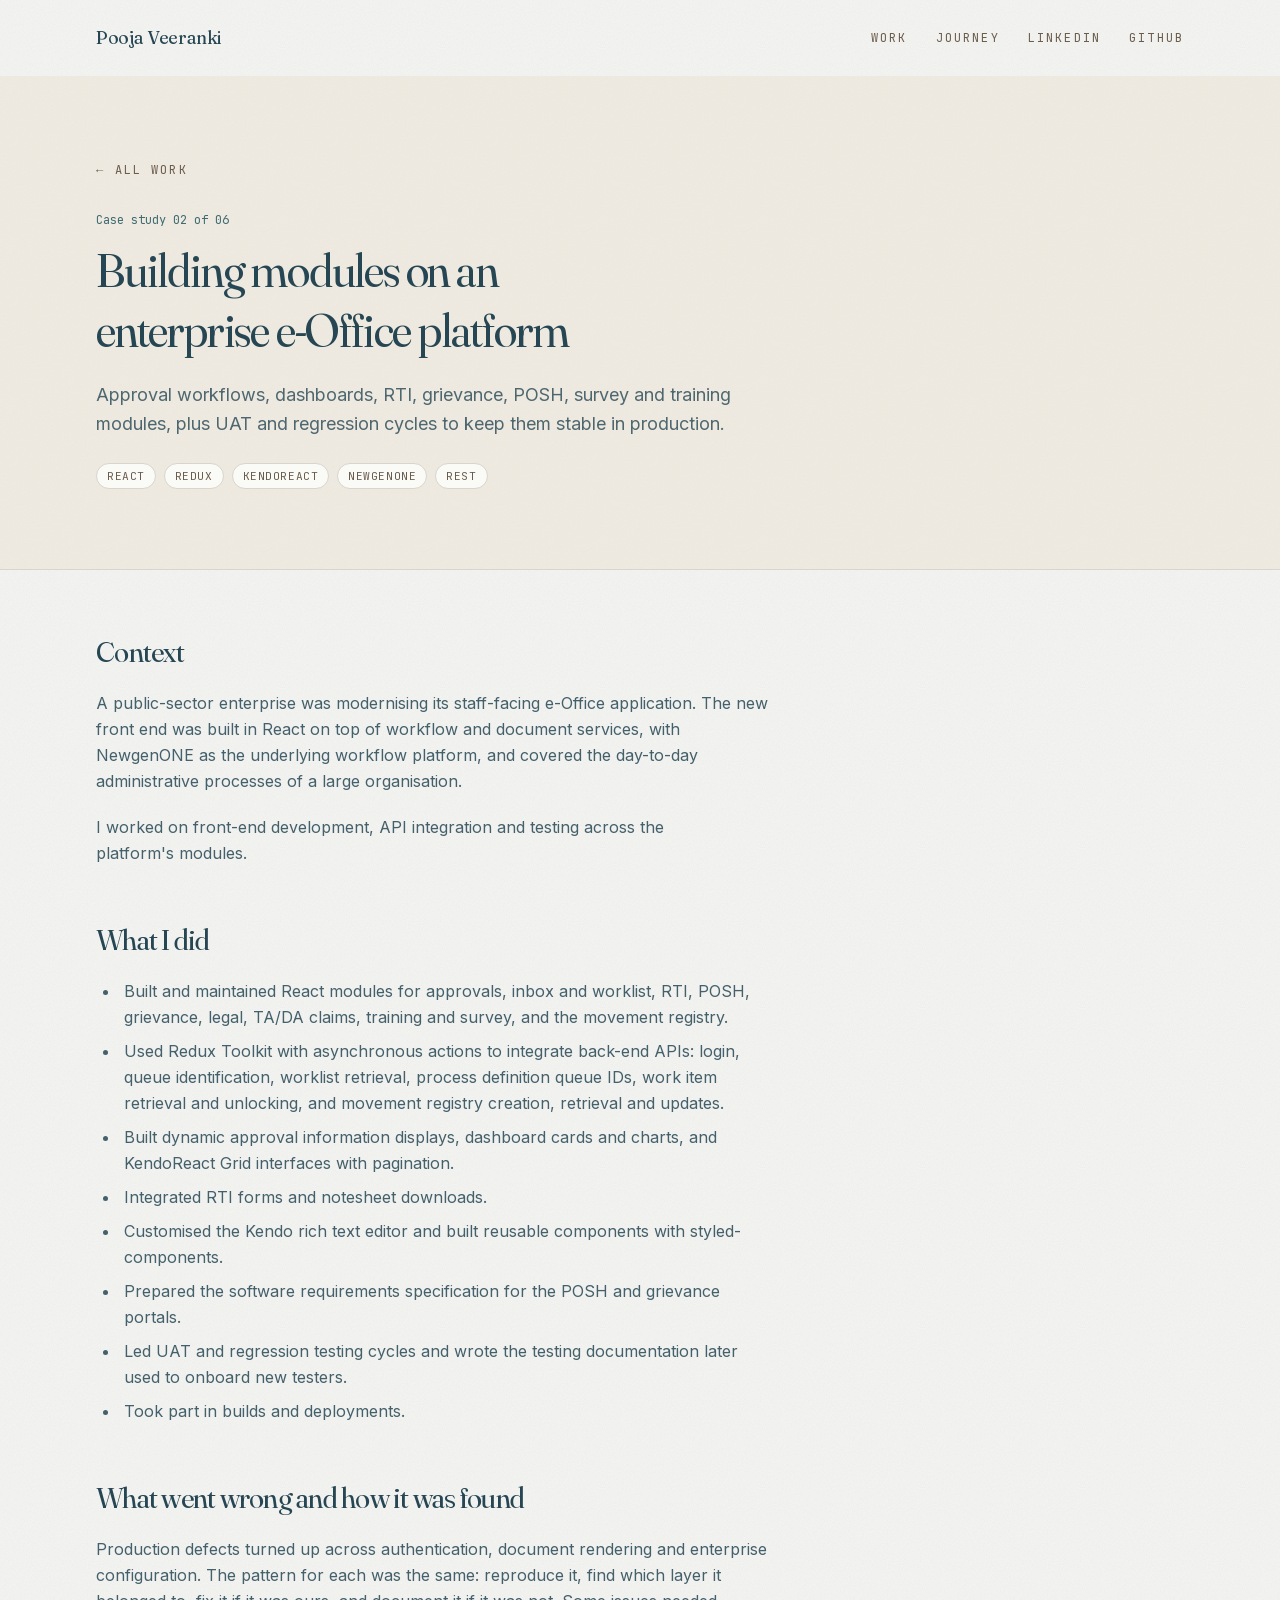
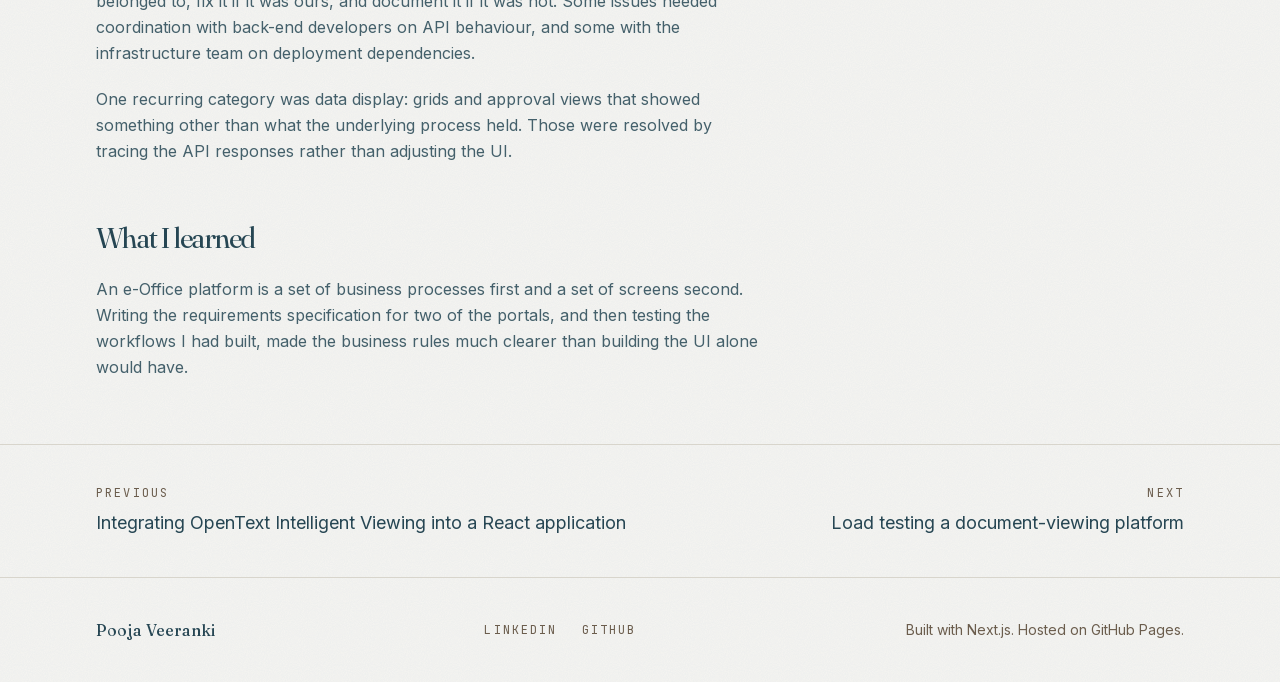
<file: work/e-office-platform/index.html>
<!DOCTYPE html><html lang="en" class="KgbNUW_variable _0bjUvq_variable Xd_ZlW_variable"><head><meta charSet="utf-8"/><meta name="viewport" content="width=device-width, initial-scale=1"/><link rel="preload" href="/_next/static/media/0264c3c98799c37c-s.p.0fuf3937kiol3.woff2" as="font" crossorigin="" type="font/woff2"/><link rel="preload" href="/_next/static/media/07c7676b89ed2778-s.p.2bn3s6zvc0dyp.woff2" as="font" crossorigin="" type="font/woff2"/><link rel="preload" href="/_next/static/media/9a321a2c78eff0b5-s.p.1bkzbscqrt8rl.woff2" as="font" crossorigin="" type="font/woff2"/><link rel="stylesheet" href="/_next/static/chunks/41itirgy8oc-e.css" data-precedence="next"/><link rel="preload" as="script" fetchPriority="low" href="/_next/static/chunks/1pcw6gskne7pf.js"/><script src="/_next/static/chunks/1wnov70f88xjy.js" async=""></script><script src="/_next/static/chunks/092r-mewpaf3q.js" async=""></script><script src="/_next/static/chunks/0c98xzjfks9hq.js" async=""></script><script src="/_next/static/chunks/turbopack-2u1d16houkiyo.js" async=""></script><script src="/_next/static/chunks/1vmj5hng1ktci.js" async=""></script><script src="/_next/static/chunks/3zt_16xndew4w.js" async=""></script><meta name="theme-color" content="#f6f5f2"/><meta name="color-scheme" content="light"/><title>Building modules on an enterprise e-Office platform · Pooja Veeranki</title><meta name="description" content="Approval workflows, dashboards, RTI, grievance, POSH, survey and training modules, plus UAT and regression cycles to keep them stable in production."/><meta property="og:title" content="Pooja Veeranki"/><meta property="og:description" content="Senior Software Engineer. React for enterprise systems, OpenText integration, and AI tooling for document-heavy work."/><meta property="og:url" content="https://poojaveeranki.github.io/"/><meta property="og:site_name" content="Pooja Veeranki"/><meta property="og:image" content="https://poojaveeranki.github.io/og.png"/><meta property="og:image:width" content="1200"/><meta property="og:image:height" content="630"/><meta property="og:image:alt" content="Pooja Veeranki, Senior Software Engineer"/><meta property="og:type" content="website"/><meta name="twitter:card" content="summary_large_image"/><meta name="twitter:title" content="Pooja Veeranki"/><meta name="twitter:description" content="Senior Software Engineer. React for enterprise systems, OpenText integration, and AI tooling for document-heavy work."/><meta name="twitter:image" content="https://poojaveeranki.github.io/og.png"/><link rel="icon" href="/icon.svg?icon.3fe4i0gcctn03.svg" sizes="any" type="image/svg+xml"/><link rel="apple-touch-icon" href="/apple-icon.png?apple-icon.0tmxfe7_b9u9e.png" sizes="180x180" type="image/png"/><meta name="next-size-adjust" content=""/><script src="/_next/static/chunks/0cz1d0mv5g_q7.js" noModule=""></script></head><body><div hidden=""><!--$--><!--/$--></div><header class="rise" style="animation-delay:0ms"><div class="mx-auto w-full max-w-6xl px-4 sm:px-6 lg:px-8 flex items-center justify-between py-6"><a class="font-display text-lg tracking-tight text-deep" aria-label="Pooja Veeranki, home" href="/">Pooja Veeranki</a><nav aria-label="Site" class="flex gap-5 font-mono text-xs uppercase tracking-[0.18em] text-driftwood sm:gap-7"><a href="#work" class="hidden transition-colors hover:text-sea sm:inline">Work</a><a href="#journey" class="hidden transition-colors hover:text-sea sm:inline">Journey</a><a href="https://www.linkedin.com/in/pooja-v-a1753092/" class="transition-colors hover:text-sea" rel="me noopener" target="_blank">LinkedIn</a><a href="https://github.com/poojaveeranki" class="transition-colors hover:text-sea" rel="me noopener" target="_blank">GitHub</a></nav></div></header><main><article><header class="border-b border-divider bg-sand/40"><div class="mx-auto w-full max-w-6xl px-4 sm:px-6 lg:px-8 py-14 md:py-20"><a class="font-mono text-xs uppercase tracking-[0.18em] text-driftwood transition-colors hover:text-sea" href="/#work">← All work</a><p class="mt-8 font-mono text-xs text-sea">Case study 0<!-- -->2<!-- --> of 0<!-- -->6</p><h1 class="mt-3 max-w-3xl text-3xl leading-tight tracking-tight text-deep sm:text-5xl">Building modules on an enterprise e-Office platform</h1><p class="mt-5 max-w-2xl text-lg leading-relaxed text-deep/80">Approval workflows, dashboards, RTI, grievance, POSH, survey and training modules, plus UAT and regression cycles to keep them stable in production.</p><ul class="mt-6 flex flex-wrap gap-2" aria-label="Technologies"><li class="rounded-full border border-divider bg-foam px-2.5 py-1 font-mono text-[0.7rem] uppercase tracking-wider text-driftwood">React</li><li class="rounded-full border border-divider bg-foam px-2.5 py-1 font-mono text-[0.7rem] uppercase tracking-wider text-driftwood">Redux</li><li class="rounded-full border border-divider bg-foam px-2.5 py-1 font-mono text-[0.7rem] uppercase tracking-wider text-driftwood">KendoReact</li><li class="rounded-full border border-divider bg-foam px-2.5 py-1 font-mono text-[0.7rem] uppercase tracking-wider text-driftwood">NewgenONE</li><li class="rounded-full border border-divider bg-foam px-2.5 py-1 font-mono text-[0.7rem] uppercase tracking-wider text-driftwood">REST</li></ul></div></header><div class="mx-auto w-full max-w-6xl px-4 sm:px-6 lg:px-8 py-12 md:py-16"><div class="max-w-[42rem]"><h2 class="mt-14 text-2xl tracking-tight text-deep first:mt-0 sm:text-3xl">Context</h2>
<p class="mt-5 leading-relaxed text-deep/85">A public-sector enterprise was modernising its staff-facing e-Office application. The new front end was built in React on top of workflow and document services, with NewgenONE as the underlying workflow platform, and covered the day-to-day administrative processes of a large organisation.</p>
<p class="mt-5 leading-relaxed text-deep/85">I worked on front-end development, API integration and testing across the platform&#x27;s modules.</p>
<h2 class="mt-14 text-2xl tracking-tight text-deep first:mt-0 sm:text-3xl">What I did</h2>
<ul class="mt-5 list-disc space-y-2 pl-6 leading-relaxed text-deep/85">
<li class="pl-1">Built and maintained React modules for approvals, inbox and worklist, RTI, POSH, grievance, legal, TA/DA claims, training and survey, and the movement registry.</li>
<li class="pl-1">Used Redux Toolkit with asynchronous actions to integrate back-end APIs: login, queue identification, worklist retrieval, process definition queue IDs, work item retrieval and unlocking, and movement registry creation, retrieval and updates.</li>
<li class="pl-1">Built dynamic approval information displays, dashboard cards and charts, and KendoReact Grid interfaces with pagination.</li>
<li class="pl-1">Integrated RTI forms and notesheet downloads.</li>
<li class="pl-1">Customised the Kendo rich text editor and built reusable components with styled-components.</li>
<li class="pl-1">Prepared the software requirements specification for the POSH and grievance portals.</li>
<li class="pl-1">Led UAT and regression testing cycles and wrote the testing documentation later used to onboard new testers.</li>
<li class="pl-1">Took part in builds and deployments.</li>
</ul>
<h2 class="mt-14 text-2xl tracking-tight text-deep first:mt-0 sm:text-3xl">What went wrong and how it was found</h2>
<p class="mt-5 leading-relaxed text-deep/85">Production defects turned up across authentication, document rendering and enterprise configuration. The pattern for each was the same: reproduce it, find which layer it belonged to, fix it if it was ours, and document it if it was not. Some issues needed coordination with back-end developers on API behaviour, and some with the infrastructure team on deployment dependencies.</p>
<p class="mt-5 leading-relaxed text-deep/85">One recurring category was data display: grids and approval views that showed something other than what the underlying process held. Those were resolved by tracing the API responses rather than adjusting the UI.</p>
<h2 class="mt-14 text-2xl tracking-tight text-deep first:mt-0 sm:text-3xl">What I learned</h2>
<p class="mt-5 leading-relaxed text-deep/85">An e-Office platform is a set of business processes first and a set of screens second. Writing the requirements specification for two of the portals, and then testing the workflows I had built, made the business rules much clearer than building the UI alone would have.</p></div></div></article><nav aria-label="Other case studies" class="border-t border-divider"><div class="mx-auto w-full max-w-6xl px-4 sm:px-6 lg:px-8 grid gap-6 py-10 sm:grid-cols-2"><a class="group" href="/work/opentext-intelligent-viewing/"><p class="font-mono text-xs uppercase tracking-[0.18em] text-driftwood">Previous</p><p class="mt-2 text-lg text-deep group-hover:text-sea">Integrating OpenText Intelligent Viewing into a React application</p></a><a class="group sm:text-right" href="/work/load-testing-document-platform/"><p class="font-mono text-xs uppercase tracking-[0.18em] text-driftwood">Next</p><p class="mt-2 text-lg text-deep group-hover:text-sea">Load testing a document-viewing platform</p></a></div></nav></main><footer class="border-t border-divider"><div class="mx-auto w-full max-w-6xl px-4 sm:px-6 lg:px-8 flex flex-col gap-4 py-10 text-sm text-driftwood sm:flex-row sm:items-center sm:justify-between"><p class="font-display text-base text-deep">Pooja Veeranki</p><nav aria-label="Profiles" class="flex gap-6 font-mono text-xs uppercase tracking-[0.18em]"><a href="https://www.linkedin.com/in/pooja-v-a1753092/" class="hover:text-sea" rel="me noopener" target="_blank">LinkedIn</a><a href="https://github.com/poojaveeranki" class="hover:text-sea" rel="me noopener" target="_blank">GitHub</a></nav><p>Built with Next.js. Hosted on GitHub Pages.</p></div></footer><!--$--><!--/$--><script id="_R_">(globalThis["TURBOPACK"] || (globalThis["TURBOPACK"] = [])).push({"otherChunks":["static/chunks/1pcw6gskne7pf.js","static/chunks/1wnov70f88xjy.js","static/chunks/092r-mewpaf3q.js","static/chunks/0c98xzjfks9hq.js"],"runtimeModuleIds":[94553]});</script><script src="/_next/static/chunks/1pcw6gskne7pf.js" async=""></script><script>(self.__next_f=self.__next_f||[]).push([0])</script><script>self.__next_f.push([1,"1:\"$Sreact.fragment\"\n2:\"/_next/static/chunks/1vmj5hng1ktci.js\"\n3:I[39756,[\"$2\"],\"default\"]\n4:I[37457,[\"$2\"],\"default\"]\n5:\"/_next/static/chunks/3zt_16xndew4w.js\"\n6:I[22016,[\"$2\",\"$5\"],\"\"]\n7:I[54054,[\"$2\"],\"RevealObserver\"]\nd:I[97367,[\"$2\"],\"OutletBoundary\"]\ne:\"$Sreact.suspense\"\n10:\"ViewportBoundary\"\n11:I[97367,[\"$2\"],\"$10\"]\n13:\"MetadataBoundary\"\n14:I[97367,[\"$2\"],\"$13\"]\n16:I[68027,[\"$2\"],\"default\",1]\n:HL[\"/_next/static/chunks/41itirgy8oc-e.css\",\"style\"]\n:HL[\"/_next/static/media/0264c3c98799c37c-s.p.0fuf3937kiol3.woff2\",\"font\",{\"crossOrigin\":\"\",\"type\":\"font/woff2\"}]\n:HL[\"/_next/static/media/07c7676b89ed2778-s.p.2bn3s6zvc0dyp.woff2\",\"font\",{\"crossOrigin\":\"\",\"type\":\"font/woff2\"}]\n:HL[\"/_next/static/media/9a321a2c78eff0b5-s.p.1bkzbscqrt8rl.woff2\",\"font\",{\"crossOrigin\":\"\",\"type\":\"font/woff2\"}]\n9:X\nb:[[\"children\",{\"s\":\"__PAGE__\",\"h\":512,\"d\":{\"r\":[\"$\",\"$1\",\"c\",{\"children\":[\"$Lc\",[[\"$\",\"script\",\"script-0\",{\"src\":\"/_next/static/chunks/3zt_16xndew4w.js\",\"async\":true,\"nonce\":\"$undefined\"}]],[\"$\",\"$Ld\",null,{\"children\":[\"$\",\"$e\",null,{\"name\":\"Next.MetadataOutlet\",\"children\":\"$@f\"}]}]]}],\"p\":false,\"v\":null}}]]\na:[[\"children\",{\"s\":{\"n\":\"slug\",\"t\":\"d\",\"k\":\"e-office-platform\",\"s\":[]},\"h\":512,\"d\":{\"r\":[\"$\",\"$1\",\"c\",{\"children\":[null,[\"$\",\"$L3\",null,{\"parallelRouterKey\":\"children\",\"error\":\"$undefined\",\"errorStyles\":\"$undefined\",\"errorScripts\":\"$undefined\",\"template\":[\"$\",\"$L4\",null,{}],\"templateStyles\":\"$undefined\",\"templateScripts\":\"$undefined\",\"notFound\":\"$undefined\",\"forbidden\":\"$undefined\",\"unauthorized\":\"$undefined\"}]]}],\"p\":false,\"v\":\"$9\"},\"c\":\"$Qb\"}]]\n8:[[\"children\",{\"s\":\"work\",\"h\":512,\"d\":{\"r\":[\"$\",\"$1\",\"c\",{\"children\":[null,[\"$\",\"$L3\",null,{\"parallelRouterKey\":\"children\",\"error\":\"$undefined\",\"errorStyles\":\"$undefined\",\"errorScripts\":\"$undefined\",\"template\":[\"$\",\"$L4\",null,{}],\"templateStyles\":\"$undefined\",\"templateScripts\":\"$undefined\",\"notFound\":\"$undefined\",\"forbidden\":\"$undefined\",\"unauthorized\":\"$undefined\"}]]}],\"p\":false,\"v\":\"$9\"},\"c\":\"$Qa\"}]]\n0:{\"P\":null,\"c\":[\"\",\"work\",\"e-office-platform\",\"\"],\"q\":\"\",\"i\":false,\"t\":{\"t\":{\"s\":\"\",\"h\":528,\"d\":{\"r\":[\"$\",\"$1\",\"c\",{\"children\":[[[\"$\",\"link\",\"0\",{\"rel\":\"stylesheet\",\"href\":\"/_next/static/chunks/41itirgy8oc-e.css\",\"precedence\":\"next\",\"crossOrigin\":\"$undefined\",\"nonce\":\"$undefined\"}],[\"$\",\"script\",\"script-0\",{\"src\":\"/_next/static/chunks/1vmj5hng1ktci.js\",\"async\":true,\"nonce\":\"$undefined\"}]],[\"$\",\"html\",null,{\"lang\":\"en\",\"className\":\"KgbNUW_variable _0bjUvq_variable Xd_ZlW_variable\",\"children\":[\"$\",\"body\",null,{\"children\":[[\"$\",\"$L3\",null,{\"parallelRouterKey\":\"children\",\"error\":\"$undefined\",\"errorStyles\":\"$undefined\",\"errorScripts\":\"$undefined\",\"template\":[\"$\",\"$L4\",null,{}],\"templateStyles\":\"$undefined\",\"templateScripts\":\"$undefined\",\"notFound\":[[[\"$\",\"header\",null,{\"className\":\"rise\",\"style\":{\"animationDelay\":\"0ms\"},\"children\":[\"$\",\"div\",null,{\"className\":\"mx-auto w-full max-w-6xl px-4 sm:px-6 lg:px-8 flex items-center justify-between py-6\",\"children\":[[\"$\",\"$L6\",null,{\"href\":\"/\",\"className\":\"font-display text-lg tracking-tight text-deep\",\"aria-label\":\"Pooja Veeranki, home\",\"children\":\"Pooja Veeranki\"}],[\"$\",\"nav\",null,{\"aria-label\":\"Site\",\"className\":\"flex gap-5 font-mono text-xs uppercase tracking-[0.18em] text-driftwood sm:gap-7\",\"children\":[[\"$\",\"a\",null,{\"href\":\"#work\",\"className\":\"hidden transition-colors hover:text-sea sm:inline\",\"children\":\"Work\"}],[\"$\",\"a\",null,{\"href\":\"#journey\",\"className\":\"hidden transition-colors hover:text-sea sm:inline\",\"children\":\"Journey\"}],[\"$\",\"a\",null,{\"href\":\"https://www.linkedin.com/in/pooja-v-a1753092/\",\"className\":\"transition-colors hover:text-sea\",\"rel\":\"me noopener\",\"target\":\"_blank\",\"children\":\"LinkedIn\"}],[\"$\",\"a\",null,{\"href\":\"https://github.com/poojaveeranki\",\"className\":\"transition-colors hover:text-sea\",\"rel\":\"me noopener\",\"target\":\"_blank\",\"children\":\"GitHub\"}]]}]]}]}],[\"$\",\"main\",null,{\"children\":[\"$\",\"div\",null,{\"className\":\"mx-auto w-full max-w-6xl px-4 sm:px-6 lg:px-8 py-24 md:py-36\",\"children\":[[\"$\",\"p\",null,{\"className\":\"font-mono text-xs uppercase tracking-[0.18em] text-driftwood\",\"children\":\"404\"}],[\"$\",\"h1\",null,{\"className\":\"mt-4 text-4xl tracking-tight text-deep sm:text-5xl\",\"children\":\"That page is not here.\"}],[\"$\",\"p\",null,{\"className\":\"mt-5 max-w-md text-lg text-deep/80\",\"children\":\"The link may be old or mistyped.\"}],[\"$\",\"$L6\",null,{\"href\":\"/\",\"className\":\"mt-8 inline-flex items-center gap-2 rounded-full bg-deep px-5 py-2.5 text-sm font-medium text-foam transition-colors hover:bg-sea\",\"children\":\"Back to the home page\"}]]}]}],[\"$\",\"footer\",null,{\"className\":\"border-t border-divider\",\"children\":[\"$\",\"div\",null,{\"className\":\"mx-auto w-full max-w-6xl px-4 sm:px-6 lg:px-8 flex flex-col gap-4 py-10 text-sm text-driftwood sm:flex-row sm:items-center sm:justify-between\",\"children\":[[\"$\",\"p\",null,{\"className\":\"font-display text-base text-deep\",\"children\":\"Pooja Veeranki\"}],[\"$\",\"nav\",null,{\"aria-label\":\"Profiles\",\"className\":\"flex gap-6 font-mono text-xs uppercase tracking-[0.18em]\",\"children\":[[\"$\",\"a\",null,{\"href\":\"https://www.linkedin.com/in/pooja-v-a1753092/\",\"className\":\"hover:text-sea\",\"rel\":\"me noopener\",\"target\":\"_blank\",\"children\":\"LinkedIn\"}],[\"$\",\"a\",null,{\"href\":\"https://github.com/poojaveeranki\",\"className\":\"hover:text-sea\",\"rel\":\"me noopener\",\"target\":\"_blank\",\"children\":\"GitHub\"}]]}],[\"$\",\"p\",null,{\"children\":\"Built with Next.js. Hosted on GitHub Pages.\"}]]}]}]],[]],\"forbidden\":\"$undefined\",\"unauthorized\":\"$undefined\"}],[\"$\",\"$L7\",null,{}]]}]}]]}],\"p\":false,\"v\":null},\"c\":\"$Q8\"},\"h\":{\"r\":[\"$\",\"$1\",\"h\",{\"children\":[null,[\"$\",\"$L11\",null,{\"children\":\"$L12\"}],[\"$\",\"$L14\",null,{\"children\":[[\"$\",\"div\",null,{\"hidden\":true,\"children\":[\"$\",\"$e\",null,{\"name\":\"Next.Metadata\",\"children\":\"$L15\"}]}],null]}],[\"$\",\"meta\",null,{\"name\":\"next-size-adjust\",\"content\":\"\"}]]}],\"p\":false,\"v\":null}},\"m\":\"$undefined\",\"G\":[\"$16\",[[\"$\",\"link\",\"0\",{\"rel\":\"stylesheet\",\"href\":\"/_next/static/chunks/41itirgy8oc-e.css\",\"precedence\":\"next\",\"crossOrigin\":\"$undefined\",\"nonce\":\"$undefined\"}]]],\"S\":true,\"r\":\"$undefined\",\"s\":\"$undefined\",\"a\":\"$undefined\",\"l\":\"$undefined\",\"p\":\"$undefined\",\"d\":\"$undefined\",\"b\":\"N5my2S0goIwoW95n6eB3g\"}\n9:C\nc:[[\"$\",\"header\",null,{\"className\":\"rise\",\"style\":{\"animationDelay\":\"0ms\"},\"children\":[\"$\",\"div\",null,{\"className\":\"mx-auto w-full max-w-6xl px-4 sm:px-6 lg:px-8 flex items-center justify-between py-6\",\"children\":[[\"$\",\"$L6\",null,{\"href\":\"/\",\"className\":\"font-display text-lg tracking-tight text-deep\",\"aria-label\":\"Pooja Veeranki, home\",\"children\":\"Pooja Veeranki\"}],[\"$\",\"nav\",null,{\"aria-label\":\"Site\",\"className\":\"flex gap-5 font-mono text-xs uppercase tracking-[0.18em] text-driftwood sm:gap-7\",\"children\":[[\"$\",\"a\",null,{\"href\":\"#work\",\"className\":\"hidden transition-colors hover:text-sea sm:inline\",\"children\":\"Work\"}],[\"$\",\"a\",null,{\"href\":\"#journey\",\"className\":\"hidden transition-colors hover:text-sea sm:inline\",\"children\":\"Journey\"}],[\"$\",\"a\",null,{\"href\":\"https://www.linkedin.com/in/pooja-v-a1753092/\",\"className\":\"transition-colors hover:text-sea\",\"rel\":\"me noopener\",\"target\":\"_blank\",\"children\":\"LinkedIn\"}],[\"$\",\"a\",null,{\"href\":\"https://github.com/poojaveeranki\",\"className\":\"transition-colors hover:text-sea\",\"rel\":\"me noopener\",\"target\":\"_blank\",\"children\":\"GitHub\"}]]}]]}]}],[\"$\",\"main\",null,{\"children\":[[\"$\",\"article\",null,{\"children\":[[\"$\",\"header\",null,{\"className\":\"border-b border-divider bg-sand/40\",\"children\":[\"$\",\"div\",null,{\"className\":\"mx-auto w-full max-w-6xl px-4 sm:px-6 lg:px-8 py-14 md:py-20\",\"children\":[[\"$\",\"$L6\",null,{\"href\":\"/#work\",\"className\":\"font-mono text-xs uppercase tracking-[0.18em] text-driftwood transition-colors hover:text-sea\",\"children\":\"← All work\"}],[\"$\",\"p\",null,{\"className\":\"mt-8 font-mono text-xs text-sea\",\"children\":[\"Case study 0\",2,\" of 0\",6]}],[\"$\",\"h1\",null,{\"className\":\"mt-3 max-w-3xl text-3xl leading-tight tracking-tight text-deep sm:text-5xl\",\"children\":\"Building modules on an enterprise e-Office platform\"}],[\"$\",\"p\",null,{\"className\":\"mt-5 max-w-2xl text-lg leading-relaxed text-deep/80\",\"children\":\"Approval workflows, dashboards, RTI, grievance, POSH, survey and training modules, plus UAT and regression cycles to keep them stable in production.\"}],[\"$\",\"ul\",null,{\"className\":\"mt-6 flex flex-wrap gap-2\",\"aria-label\":\"Technologies\",\"children\":[[\"$\",\"li\",\"React\",{\"className\":\"rounded-full border border-divider bg-foam px-2.5 py-1 font-mono text-[0.7rem] uppercase tracking-wider text-driftwood\",\"children\":\"React\"}],[\"$\",\"li\",\"Redux\",{\"className\":\"rounded-full border border-divider bg-foam px-2.5 py-1 font-mono text-[0.7rem] uppercase tracking-wider text-driftwood\",\"children\":\"Redux\"}],[\"$\",\"li\",\"KendoReact\",{\"className\":\"rounded-full border border-divider bg-foam px-2.5 py-1 font-mono text-[0.7rem] uppercase tracking-wider text-driftwood\",\"children\":\"KendoReact\"}],[\"$\",\"li\",\"NewgenONE\",{\"className\":\"rounded-full border border-divider bg-foam px-2.5 py-1 font-mono text-[0.7rem] uppercase tracking-wider text-driftwood\",\"children\":\"NewgenONE\"}],[\"$\",\"li\",\"REST\",{\"className\":\"rounded-full border border-divider bg-foam px-2.5 py-1 font-mono text-[0.7rem] uppercase tracking-wider text-driftwood\",\"children\":\"REST\"}]]}]]}]}],[\"$\",\"div\",null,{\"className\":\"mx-auto w-full max-w-6xl px-4 sm:px-6 lg:px-8 py-12 md:py-16\",\"children\":[\"$\",\"div\",null,{\"className\":\"max-w-[42rem]\",\"children\":[[\"$\",\"h2\",null,{\"className\":\"mt-14 text-2xl tracking-tight text-deep first:mt-0 sm:text-3xl\",\"children\":\"Context\"}],\"\\n\",[\"$\",\"p\",null,{\"className\":\"mt-5 leading-relaxed text-deep/85\",\"children\":\"A public-sector enterprise was modernising its staff-facing e-Office application. The new front end was built in React on top of workflow and document services, with NewgenONE as the underlying workflow platform, and covered the day-to-day administrative processes of a large organisation.\"}],\"\\n\",[\"$\",\"p\",null,{\"className\":\"mt-5 leading-relaxed text-deep/85\",\"children\":\"I worked on front-end development, API integration and testing across the platform's modules.\"}],\"\\n\",[\"$\",\"h2\",null,{\"className\":\"mt-14 text-2xl tracking-tight text-deep first:mt-0 sm:text-3xl\",\"children\":\"What I did\"}],\"\\n\",\"$L17\",\"\\n\",\"$L18\",\"\\n\",\"$L19\",\"\\n\",\"$L1a\",\"\\n\",\"$L1b\",\"\\n\",\"$L1c\"]}]}]]}],\"$L1d\"]}],\"$L1e\"]\n17:[\"$\",\"ul\",null,{\"className\":\"mt-5 list-disc space-y-2 pl-6 leading-relaxed text-deep/85\",\"children\":[\"\\n\",[\"$\",\"li\",null,{\"className\":\"pl-1\",\"children\":\"Built and maintained React modules for approvals, inbox and worklist, RTI, POSH, grievance, legal, TA/DA claims, training and survey, and the movement registry.\"}],\"\\n\",[\"$\",\"li\",null,{\"className\":\"pl-1\",\"children\":\"Used Redux Toolkit with asynchronous actions to integrate back-end APIs: login, queue identification, worklist retrieval, process definition queue IDs, work item retrieval and unlocking, and movement registry creation, retrieval and updates.\"}],\"\\n\",[\"$\",\"li\",null,{\"className\":\"pl-1\",\"children\":\"Built dynamic approval information displays, dashboard cards and charts, and KendoReact Grid interfaces with pagination.\"}],\"\\n\",[\"$\",\"li\",null,{\"className\":\"pl-1\",\"children\":\"Integrated RTI forms and notesheet downloads.\"}],\"\\n\",[\"$\",\"li\",null,{\"className\":\"pl-1\",\"children\":\"Customised the Kendo rich text editor and built reusable components with styled-components.\"}],\"\\n\",[\"$\",\"li\",null,{\"className\":\"pl-1\",\"children\":\"Prepared the software requirements specification for the POSH and grievance portals.\"}],\"\\n\",[\"$\",\"li\",null,{\"className\":\"pl-1\",\"children\":\"Led UAT and regression testing cycles and wrote the testing documentation later used to onboard new testers.\"}],\"\\n\",[\"$\",\"li\",null,{\"className\":\"pl-1\",\"children\":\"Took part in builds and deployments.\"}],\"\\n\"]}]\n18:[\"$\",\"h2\",null,{\"className\":\"mt-14 text-2xl tracking-tight text-deep first:mt-0 sm:text-3xl\",\"children\":\"What went wrong and how it was found\"}]\n19:[\"$\",\"p\",null,{\"className\":\"mt-5 leading-relaxed text-deep/85\",\"children\":\"Production defects turned up across authentication, document rendering and enterprise configuration. The pattern for each was the same: reproduce it, find which layer it belonged to, fix it if it was ours, and document it if it was not. Some issues needed coordination with back-end developers on API behaviour, and some with the infrastructure team on deployment dependencies.\"}]\n1a:[\"$\",\"p\",null,{\"className\":\"mt-5 leading-relaxed text-deep/85\",\"children\":\"One recurring category was data display: grids and approval views that showed something other than what the underlying process held. Those were resolved by tracing the API responses rather than adjusting the UI.\"}]\n1b:[\"$\",\"h2\",null,{\"className\":\"mt-14 text-2xl tracking-tight text-deep first:mt-0 sm:text-3xl\",\"children\":\"What I learned\"}]\n1c:[\"$\",\"p\",null,{\"className\":\"mt-5 leading-relaxed text-deep/85\",\"children\":\"An e-Office platform is a set of business processes first and a set of screens second. Writing the requirements specification for two of the portals, and then testing the workflows I had built, made the business rules much clearer than building the UI alone would have.\"}]\n1d:[\"$\",\"nav\",null,{\"aria-label\":\"Other case studies\",\"className\":\"border-t border-divider\",\"children\":[\"$\",\"div\",null,{\"className\":\"mx-auto w-full max-w-6xl px-4 sm:px-6 lg:px-8 grid gap-6 py-10 sm:grid-cols-2\",\"children\":[[\"$\",\"$L6\",null,{\"href\":\"/work/opentext-intelligent-viewing/\",\"className\":\"group\",\"children\":[[\"$\",\"p\",null,{\"className\":\"font-mono text-xs uppercase tracking-[0.18em] text-driftwood\",\"children\":\"Previous\"}],[\"$\",\"p\",null,{\"className\":\"mt-2 text-lg text-deep group-hover:text-sea\",\"children\":\"Integrating OpenText Intelligent Viewing into a React application\"}]]}],[\"$\",\"$L6\",null,{\"href\":\"/work/load-testing-document-platform/\",\"className\":\"group sm:text-right\",\"children\":[[\"$\",\"p\",null,{\"className\":\"font-mono text-xs uppercase tracking-[0.18em] text-driftwood\",\"children\":\"Next\"}],[\"$\",\"p\",null,{\"className\":\"mt-2 text-lg text-deep group-hover:text-sea\",\"children\":\"Load testing a document-viewing platform\"}]]}]]}]}]\n1e:[\"$\",\"footer\",null,{\"className\":\"border-t border-divider\",\"children\":[\"$\",\"div\",null,{\"className\":\"mx-auto w-full max-w-6xl px-4 sm:px-6 lg:px-8 flex flex-col gap-4 py-10 text-sm text-driftwood sm:flex-row sm:items-center sm:justify-between\",\"children\":[[\"$\",\"p\",null,{\"className\":\"font-display text-base text-deep\",\"children\":\"Pooja Veeranki\"}],[\"$\",\"nav\",null,{\"aria-label\":\"Profiles\",\"className\":\"flex gap-6 font-mono text-xs uppercase tracking-[0.18em]\",\"children\":[[\"$\",\"a\",null,{\"href\":\"https://www.linkedin.com/in/pooja-v-a1753092/\",\"className\":\"hover:text-sea\",\"rel\":\"me noopener\",\"target\":\"_blank\",\"children\":\"LinkedIn\"}],[\"$\",\"a\",null,{\"href\":\"https://github.com/poojaveeranki\",\"className\":\"hover:text-sea\",\"rel\":\"me noopener\",\"target\":\"_blank\",\"children\":\"GitHub\"}]]}],[\"$\",\"p\",null,{\"children\":\"Built with Next.js. Hosted on GitHub Pages.\"}]]}]}]\n12:[[\"$\",\"meta\",\"0\",{\"charSet\":\"utf-8\"}],[\"$\",\"meta\",\"1\",{\"name\":\"viewport\",\"content\":\"width=device-width, initial-scale=1\"}],[\"$\",\"meta\",\"2\",{\"name\":\"theme-color\",\"content\":\"#f6f5f2\"}],[\"$\",\"meta\",\"3\",{\"name\":\"color-scheme\",\"content\":\"light\"}]]\n1f:I[27201,[\"$2\"],\"IconMark\"]\nf:null\n15:[[\"$\",\"title\",\"0\",{\"children\":\"Building modules on an enterprise e-Office platform · Pooja Veeranki\"}],[\"$\",\"meta\",\"1\",{\"name\":\"description\",\"content\":\"Approval workflows, dashboards, RTI, grievance, POSH, survey and training modules, plus UAT and regression cycles to keep them stable in production.\"}],[\"$\",\"meta\",\"2\",{\"property\":\"og:title\",\"content\":\"Pooja Veeranki\"}],[\"$\",\"meta\",\"3\",{\"property\":\"og:description\",\"content\":\"Senior Software Engineer. React for enterprise systems, OpenText integration, and AI tooling for document-heavy work.\"}],[\"$\",\"meta\",\"4\",{\"property\":\"og:url\",\"content\":\"https://poojaveeranki.github.io/\"}],[\"$\",\"meta\",\"5\",{\"property\":\"og:site_name\",\"content\":\"Pooja Veeranki\"}],[\"$\",\"meta\",\"6\",{\"property\":\"og:image\",\"content\":\"https://poojaveeranki.github.io/og.png\"}],[\"$\",\"meta\",\"7\",{\"property\":\"og:image:width\",\"content\":\"1200\"}],[\"$\",\"meta\",\"8\",{\"property\":\"og:image:height\",\"content\":\"630\"}],[\"$\",\"meta\",\"9\",{\"property\":\"og:image:alt\",\"content\":\"Pooja Veeranki, Senior Software Engineer\"}],[\"$\",\"meta\",\"10\",{\"property\":\"og:type\",\"content\":\"website\"}],[\"$\",\"meta\",\"11\",{\"name\":\"twitter:card\",\"content\":\"summary_large_image\"}],[\"$\",\"meta\",\"12\",{\"name\":\"twitter:title\",\"content\":\"Pooja Veeranki\"}],[\"$\",\"meta\",\"13\",{\"name\":\"twitter:description\",\"content\":\"Senior Software Engineer. React for enterprise systems, OpenText integration, and AI tooling for document-heavy work.\"}],[\"$\",\"meta\",\"14\",{\"name\":\"twitter:image\",\"content\":\"https://poojaveeranki.github.io/og.png\"}],[\"$\",\"link\",\"15\",{\"rel\":\"icon\",\"href\":\"/icon.svg?icon.3fe4i0gcctn03.svg\",\"sizes\":\"any\",\"type\":\"image/svg+xml\"}],[\"$\",\"link\",\"16\",{\"rel\":\"apple-touch-icon\",\"href\":\"/apple-icon.png?apple-icon.0tmxfe7_b9u9e.png\",\"sizes\":\"180x180\",\"type\":\"image/png\"}],[\"$\",\"$L1f\",\"17\",{}]]\n"])</script></body></html>
</file>
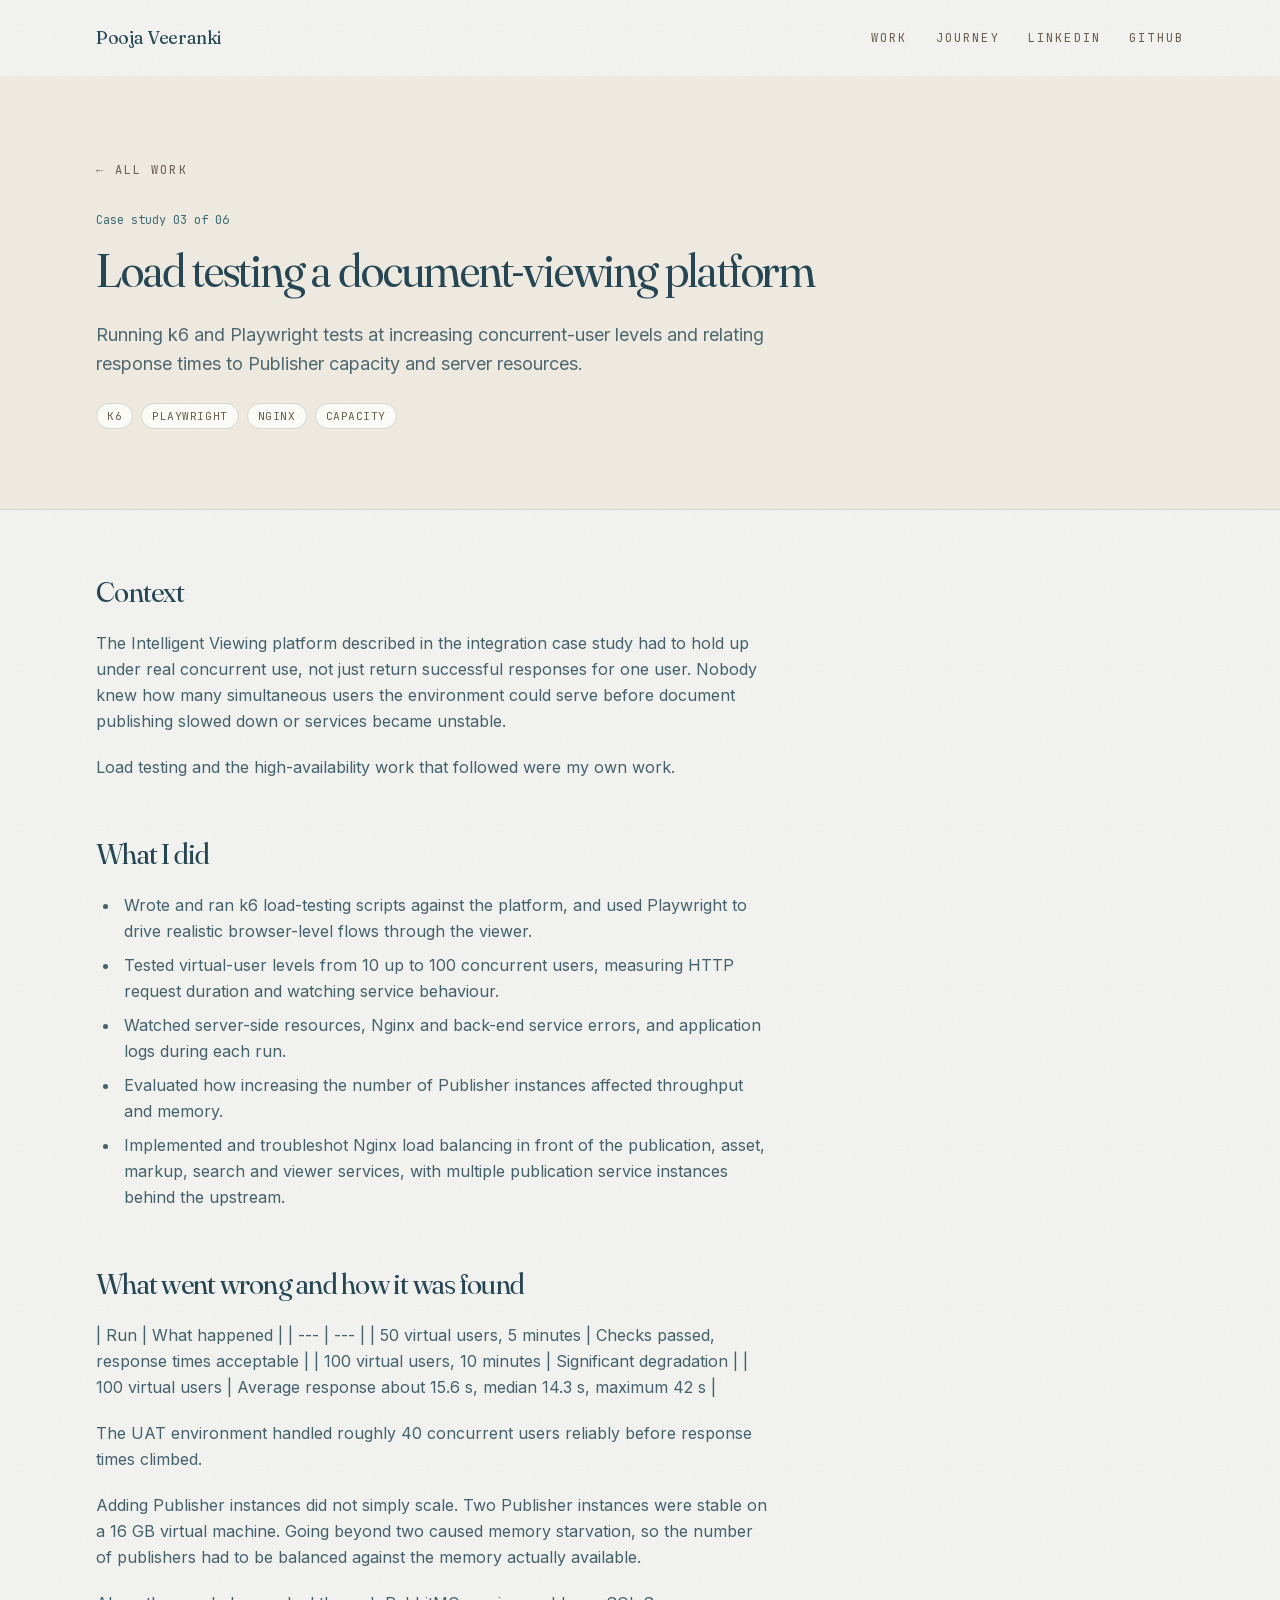
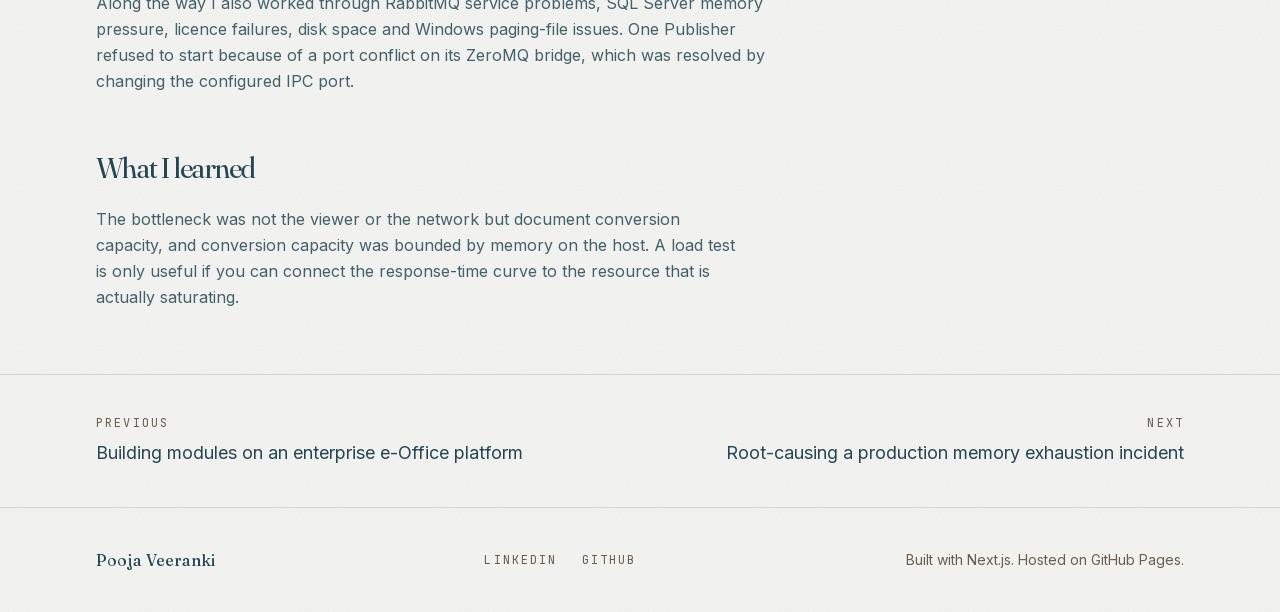
<file: work/load-testing-document-platform/index.html>
<!DOCTYPE html><html lang="en" class="KgbNUW_variable _0bjUvq_variable Xd_ZlW_variable"><head><meta charSet="utf-8"/><meta name="viewport" content="width=device-width, initial-scale=1"/><link rel="preload" href="/_next/static/media/0264c3c98799c37c-s.p.0fuf3937kiol3.woff2" as="font" crossorigin="" type="font/woff2"/><link rel="preload" href="/_next/static/media/07c7676b89ed2778-s.p.2bn3s6zvc0dyp.woff2" as="font" crossorigin="" type="font/woff2"/><link rel="preload" href="/_next/static/media/9a321a2c78eff0b5-s.p.1bkzbscqrt8rl.woff2" as="font" crossorigin="" type="font/woff2"/><link rel="stylesheet" href="/_next/static/chunks/41itirgy8oc-e.css" data-precedence="next"/><link rel="preload" as="script" fetchPriority="low" href="/_next/static/chunks/1pcw6gskne7pf.js"/><script src="/_next/static/chunks/1wnov70f88xjy.js" async=""></script><script src="/_next/static/chunks/092r-mewpaf3q.js" async=""></script><script src="/_next/static/chunks/0c98xzjfks9hq.js" async=""></script><script src="/_next/static/chunks/turbopack-2u1d16houkiyo.js" async=""></script><script src="/_next/static/chunks/1vmj5hng1ktci.js" async=""></script><script src="/_next/static/chunks/3zt_16xndew4w.js" async=""></script><meta name="theme-color" content="#f6f5f2"/><meta name="color-scheme" content="light"/><title>Load testing a document-viewing platform · Pooja Veeranki</title><meta name="description" content="Running k6 and Playwright tests at increasing concurrent-user levels and relating response times to Publisher capacity and server resources."/><meta property="og:title" content="Pooja Veeranki"/><meta property="og:description" content="Senior Software Engineer. React for enterprise systems, OpenText integration, and AI tooling for document-heavy work."/><meta property="og:url" content="https://poojaveeranki.github.io/"/><meta property="og:site_name" content="Pooja Veeranki"/><meta property="og:image" content="https://poojaveeranki.github.io/og.png"/><meta property="og:image:width" content="1200"/><meta property="og:image:height" content="630"/><meta property="og:image:alt" content="Pooja Veeranki, Senior Software Engineer"/><meta property="og:type" content="website"/><meta name="twitter:card" content="summary_large_image"/><meta name="twitter:title" content="Pooja Veeranki"/><meta name="twitter:description" content="Senior Software Engineer. React for enterprise systems, OpenText integration, and AI tooling for document-heavy work."/><meta name="twitter:image" content="https://poojaveeranki.github.io/og.png"/><link rel="icon" href="/icon.svg?icon.3fe4i0gcctn03.svg" sizes="any" type="image/svg+xml"/><link rel="apple-touch-icon" href="/apple-icon.png?apple-icon.0tmxfe7_b9u9e.png" sizes="180x180" type="image/png"/><meta name="next-size-adjust" content=""/><script src="/_next/static/chunks/0cz1d0mv5g_q7.js" noModule=""></script></head><body><div hidden=""><!--$--><!--/$--></div><header class="rise" style="animation-delay:0ms"><div class="mx-auto w-full max-w-6xl px-4 sm:px-6 lg:px-8 flex items-center justify-between py-6"><a class="font-display text-lg tracking-tight text-deep" aria-label="Pooja Veeranki, home" href="/">Pooja Veeranki</a><nav aria-label="Site" class="flex gap-5 font-mono text-xs uppercase tracking-[0.18em] text-driftwood sm:gap-7"><a href="#work" class="hidden transition-colors hover:text-sea sm:inline">Work</a><a href="#journey" class="hidden transition-colors hover:text-sea sm:inline">Journey</a><a href="https://www.linkedin.com/in/pooja-v-a1753092/" class="transition-colors hover:text-sea" rel="me noopener" target="_blank">LinkedIn</a><a href="https://github.com/poojaveeranki" class="transition-colors hover:text-sea" rel="me noopener" target="_blank">GitHub</a></nav></div></header><main><article><header class="border-b border-divider bg-sand/40"><div class="mx-auto w-full max-w-6xl px-4 sm:px-6 lg:px-8 py-14 md:py-20"><a class="font-mono text-xs uppercase tracking-[0.18em] text-driftwood transition-colors hover:text-sea" href="/#work">← All work</a><p class="mt-8 font-mono text-xs text-sea">Case study 0<!-- -->3<!-- --> of 0<!-- -->6</p><h1 class="mt-3 max-w-3xl text-3xl leading-tight tracking-tight text-deep sm:text-5xl">Load testing a document-viewing platform</h1><p class="mt-5 max-w-2xl text-lg leading-relaxed text-deep/80">Running k6 and Playwright tests at increasing concurrent-user levels and relating response times to Publisher capacity and server resources.</p><ul class="mt-6 flex flex-wrap gap-2" aria-label="Technologies"><li class="rounded-full border border-divider bg-foam px-2.5 py-1 font-mono text-[0.7rem] uppercase tracking-wider text-driftwood">k6</li><li class="rounded-full border border-divider bg-foam px-2.5 py-1 font-mono text-[0.7rem] uppercase tracking-wider text-driftwood">Playwright</li><li class="rounded-full border border-divider bg-foam px-2.5 py-1 font-mono text-[0.7rem] uppercase tracking-wider text-driftwood">Nginx</li><li class="rounded-full border border-divider bg-foam px-2.5 py-1 font-mono text-[0.7rem] uppercase tracking-wider text-driftwood">Capacity</li></ul></div></header><div class="mx-auto w-full max-w-6xl px-4 sm:px-6 lg:px-8 py-12 md:py-16"><div class="max-w-[42rem]"><h2 class="mt-14 text-2xl tracking-tight text-deep first:mt-0 sm:text-3xl">Context</h2>
<p class="mt-5 leading-relaxed text-deep/85">The Intelligent Viewing platform described in the integration case study had to hold up under real concurrent use, not just return successful responses for one user. Nobody knew how many simultaneous users the environment could serve before document publishing slowed down or services became unstable.</p>
<p class="mt-5 leading-relaxed text-deep/85">Load testing and the high-availability work that followed were my own work.</p>
<h2 class="mt-14 text-2xl tracking-tight text-deep first:mt-0 sm:text-3xl">What I did</h2>
<ul class="mt-5 list-disc space-y-2 pl-6 leading-relaxed text-deep/85">
<li class="pl-1">Wrote and ran k6 load-testing scripts against the platform, and used Playwright to drive realistic browser-level flows through the viewer.</li>
<li class="pl-1">Tested virtual-user levels from 10 up to 100 concurrent users, measuring HTTP request duration and watching service behaviour.</li>
<li class="pl-1">Watched server-side resources, Nginx and back-end service errors, and application logs during each run.</li>
<li class="pl-1">Evaluated how increasing the number of Publisher instances affected throughput and memory.</li>
<li class="pl-1">Implemented and troubleshot Nginx load balancing in front of the publication, asset, markup, search and viewer services, with multiple publication service instances behind the upstream.</li>
</ul>
<h2 class="mt-14 text-2xl tracking-tight text-deep first:mt-0 sm:text-3xl">What went wrong and how it was found</h2>
<p class="mt-5 leading-relaxed text-deep/85">| Run | What happened |
| --- | --- |
| 50 virtual users, 5 minutes | Checks passed, response times acceptable |
| 100 virtual users, 10 minutes | Significant degradation |
| 100 virtual users | Average response about 15.6 s, median 14.3 s, maximum 42 s |</p>
<p class="mt-5 leading-relaxed text-deep/85">The UAT environment handled roughly 40 concurrent users reliably before response times climbed.</p>
<p class="mt-5 leading-relaxed text-deep/85">Adding Publisher instances did not simply scale. Two Publisher instances were stable on a 16 GB virtual machine. Going beyond two caused memory starvation, so the number of publishers had to be balanced against the memory actually available.</p>
<p class="mt-5 leading-relaxed text-deep/85">Along the way I also worked through RabbitMQ service problems, SQL Server memory pressure, licence failures, disk space and Windows paging-file issues. One Publisher refused to start because of a port conflict on its ZeroMQ bridge, which was resolved by changing the configured IPC port.</p>
<h2 class="mt-14 text-2xl tracking-tight text-deep first:mt-0 sm:text-3xl">What I learned</h2>
<p class="mt-5 leading-relaxed text-deep/85">The bottleneck was not the viewer or the network but document conversion capacity, and conversion capacity was bounded by memory on the host. A load test is only useful if you can connect the response-time curve to the resource that is actually saturating.</p></div></div></article><nav aria-label="Other case studies" class="border-t border-divider"><div class="mx-auto w-full max-w-6xl px-4 sm:px-6 lg:px-8 grid gap-6 py-10 sm:grid-cols-2"><a class="group" href="/work/e-office-platform/"><p class="font-mono text-xs uppercase tracking-[0.18em] text-driftwood">Previous</p><p class="mt-2 text-lg text-deep group-hover:text-sea">Building modules on an enterprise e-Office platform</p></a><a class="group sm:text-right" href="/work/production-memory-incident/"><p class="font-mono text-xs uppercase tracking-[0.18em] text-driftwood">Next</p><p class="mt-2 text-lg text-deep group-hover:text-sea">Root-causing a production memory exhaustion incident</p></a></div></nav></main><footer class="border-t border-divider"><div class="mx-auto w-full max-w-6xl px-4 sm:px-6 lg:px-8 flex flex-col gap-4 py-10 text-sm text-driftwood sm:flex-row sm:items-center sm:justify-between"><p class="font-display text-base text-deep">Pooja Veeranki</p><nav aria-label="Profiles" class="flex gap-6 font-mono text-xs uppercase tracking-[0.18em]"><a href="https://www.linkedin.com/in/pooja-v-a1753092/" class="hover:text-sea" rel="me noopener" target="_blank">LinkedIn</a><a href="https://github.com/poojaveeranki" class="hover:text-sea" rel="me noopener" target="_blank">GitHub</a></nav><p>Built with Next.js. Hosted on GitHub Pages.</p></div></footer><!--$--><!--/$--><script id="_R_">(globalThis["TURBOPACK"] || (globalThis["TURBOPACK"] = [])).push({"otherChunks":["static/chunks/1pcw6gskne7pf.js","static/chunks/1wnov70f88xjy.js","static/chunks/092r-mewpaf3q.js","static/chunks/0c98xzjfks9hq.js"],"runtimeModuleIds":[94553]});</script><script src="/_next/static/chunks/1pcw6gskne7pf.js" async=""></script><script>(self.__next_f=self.__next_f||[]).push([0])</script><script>self.__next_f.push([1,"1:\"$Sreact.fragment\"\n2:\"/_next/static/chunks/1vmj5hng1ktci.js\"\n3:I[39756,[\"$2\"],\"default\"]\n4:I[37457,[\"$2\"],\"default\"]\n5:\"/_next/static/chunks/3zt_16xndew4w.js\"\n6:I[22016,[\"$2\",\"$5\"],\"\"]\n7:I[54054,[\"$2\"],\"RevealObserver\"]\nd:I[97367,[\"$2\"],\"OutletBoundary\"]\ne:\"$Sreact.suspense\"\n10:\"ViewportBoundary\"\n11:I[97367,[\"$2\"],\"$10\"]\n13:\"MetadataBoundary\"\n14:I[97367,[\"$2\"],\"$13\"]\n16:I[68027,[\"$2\"],\"default\",1]\n:HL[\"/_next/static/chunks/41itirgy8oc-e.css\",\"style\"]\n:HL[\"/_next/static/media/0264c3c98799c37c-s.p.0fuf3937kiol3.woff2\",\"font\",{\"crossOrigin\":\"\",\"type\":\"font/woff2\"}]\n:HL[\"/_next/static/media/07c7676b89ed2778-s.p.2bn3s6zvc0dyp.woff2\",\"font\",{\"crossOrigin\":\"\",\"type\":\"font/woff2\"}]\n:HL[\"/_next/static/media/9a321a2c78eff0b5-s.p.1bkzbscqrt8rl.woff2\",\"font\",{\"crossOrigin\":\"\",\"type\":\"font/woff2\"}]\n9:X\nb:[[\"children\",{\"s\":\"__PAGE__\",\"h\":512,\"d\":{\"r\":[\"$\",\"$1\",\"c\",{\"children\":[\"$Lc\",[[\"$\",\"script\",\"script-0\",{\"src\":\"/_next/static/chunks/3zt_16xndew4w.js\",\"async\":true,\"nonce\":\"$undefined\"}]],[\"$\",\"$Ld\",null,{\"children\":[\"$\",\"$e\",null,{\"name\":\"Next.MetadataOutlet\",\"children\":\"$@f\"}]}]]}],\"p\":false,\"v\":null}}]]\na:[[\"children\",{\"s\":{\"n\":\"slug\",\"t\":\"d\",\"k\":\"load-testing-document-platform\",\"s\":[]},\"h\":512,\"d\":{\"r\":[\"$\",\"$1\",\"c\",{\"children\":[null,[\"$\",\"$L3\",null,{\"parallelRouterKey\":\"children\",\"error\":\"$undefined\",\"errorStyles\":\"$undefined\",\"errorScripts\":\"$undefined\",\"template\":[\"$\",\"$L4\",null,{}],\"templateStyles\":\"$undefined\",\"templateScripts\":\"$undefined\",\"notFound\":\"$undefined\",\"forbidden\":\"$undefined\",\"unauthorized\":\"$undefined\"}]]}],\"p\":false,\"v\":\"$9\"},\"c\":\"$Qb\"}]]\n8:[[\"children\",{\"s\":\"work\",\"h\":512,\"d\":{\"r\":[\"$\",\"$1\",\"c\",{\"children\":[null,[\"$\",\"$L3\",null,{\"parallelRouterKey\":\"children\",\"error\":\"$undefined\",\"errorStyles\":\"$undefined\",\"errorScripts\":\"$undefined\",\"template\":[\"$\",\"$L4\",null,{}],\"templateStyles\":\"$undefined\",\"templateScripts\":\"$undefined\",\"notFound\":\"$undefined\",\"forbidden\":\"$undefined\",\"unauthorized\":\"$undefined\"}]]}],\"p\":false,\"v\":\"$9\"},\"c\":\"$Qa\"}]]\n0:{\"P\":null,\"c\":[\"\",\"work\",\"load-testing-document-platform\",\"\"],\"q\":\"\",\"i\":false,\"t\":{\"t\":{\"s\":\"\",\"h\":528,\"d\":{\"r\":[\"$\",\"$1\",\"c\",{\"children\":[[[\"$\",\"link\",\"0\",{\"rel\":\"stylesheet\",\"href\":\"/_next/static/chunks/41itirgy8oc-e.css\",\"precedence\":\"next\",\"crossOrigin\":\"$undefined\",\"nonce\":\"$undefined\"}],[\"$\",\"script\",\"script-0\",{\"src\":\"/_next/static/chunks/1vmj5hng1ktci.js\",\"async\":true,\"nonce\":\"$undefined\"}]],[\"$\",\"html\",null,{\"lang\":\"en\",\"className\":\"KgbNUW_variable _0bjUvq_variable Xd_ZlW_variable\",\"children\":[\"$\",\"body\",null,{\"children\":[[\"$\",\"$L3\",null,{\"parallelRouterKey\":\"children\",\"error\":\"$undefined\",\"errorStyles\":\"$undefined\",\"errorScripts\":\"$undefined\",\"template\":[\"$\",\"$L4\",null,{}],\"templateStyles\":\"$undefined\",\"templateScripts\":\"$undefined\",\"notFound\":[[[\"$\",\"header\",null,{\"className\":\"rise\",\"style\":{\"animationDelay\":\"0ms\"},\"children\":[\"$\",\"div\",null,{\"className\":\"mx-auto w-full max-w-6xl px-4 sm:px-6 lg:px-8 flex items-center justify-between py-6\",\"children\":[[\"$\",\"$L6\",null,{\"href\":\"/\",\"className\":\"font-display text-lg tracking-tight text-deep\",\"aria-label\":\"Pooja Veeranki, home\",\"children\":\"Pooja Veeranki\"}],[\"$\",\"nav\",null,{\"aria-label\":\"Site\",\"className\":\"flex gap-5 font-mono text-xs uppercase tracking-[0.18em] text-driftwood sm:gap-7\",\"children\":[[\"$\",\"a\",null,{\"href\":\"#work\",\"className\":\"hidden transition-colors hover:text-sea sm:inline\",\"children\":\"Work\"}],[\"$\",\"a\",null,{\"href\":\"#journey\",\"className\":\"hidden transition-colors hover:text-sea sm:inline\",\"children\":\"Journey\"}],[\"$\",\"a\",null,{\"href\":\"https://www.linkedin.com/in/pooja-v-a1753092/\",\"className\":\"transition-colors hover:text-sea\",\"rel\":\"me noopener\",\"target\":\"_blank\",\"children\":\"LinkedIn\"}],[\"$\",\"a\",null,{\"href\":\"https://github.com/poojaveeranki\",\"className\":\"transition-colors hover:text-sea\",\"rel\":\"me noopener\",\"target\":\"_blank\",\"children\":\"GitHub\"}]]}]]}]}],[\"$\",\"main\",null,{\"children\":[\"$\",\"div\",null,{\"className\":\"mx-auto w-full max-w-6xl px-4 sm:px-6 lg:px-8 py-24 md:py-36\",\"children\":[[\"$\",\"p\",null,{\"className\":\"font-mono text-xs uppercase tracking-[0.18em] text-driftwood\",\"children\":\"404\"}],[\"$\",\"h1\",null,{\"className\":\"mt-4 text-4xl tracking-tight text-deep sm:text-5xl\",\"children\":\"That page is not here.\"}],[\"$\",\"p\",null,{\"className\":\"mt-5 max-w-md text-lg text-deep/80\",\"children\":\"The link may be old or mistyped.\"}],[\"$\",\"$L6\",null,{\"href\":\"/\",\"className\":\"mt-8 inline-flex items-center gap-2 rounded-full bg-deep px-5 py-2.5 text-sm font-medium text-foam transition-colors hover:bg-sea\",\"children\":\"Back to the home page\"}]]}]}],[\"$\",\"footer\",null,{\"className\":\"border-t border-divider\",\"children\":[\"$\",\"div\",null,{\"className\":\"mx-auto w-full max-w-6xl px-4 sm:px-6 lg:px-8 flex flex-col gap-4 py-10 text-sm text-driftwood sm:flex-row sm:items-center sm:justify-between\",\"children\":[[\"$\",\"p\",null,{\"className\":\"font-display text-base text-deep\",\"children\":\"Pooja Veeranki\"}],[\"$\",\"nav\",null,{\"aria-label\":\"Profiles\",\"className\":\"flex gap-6 font-mono text-xs uppercase tracking-[0.18em]\",\"children\":[[\"$\",\"a\",null,{\"href\":\"https://www.linkedin.com/in/pooja-v-a1753092/\",\"className\":\"hover:text-sea\",\"rel\":\"me noopener\",\"target\":\"_blank\",\"children\":\"LinkedIn\"}],[\"$\",\"a\",null,{\"href\":\"https://github.com/poojaveeranki\",\"className\":\"hover:text-sea\",\"rel\":\"me noopener\",\"target\":\"_blank\",\"children\":\"GitHub\"}]]}],[\"$\",\"p\",null,{\"children\":\"Built with Next.js. Hosted on GitHub Pages.\"}]]}]}]],[]],\"forbidden\":\"$undefined\",\"unauthorized\":\"$undefined\"}],[\"$\",\"$L7\",null,{}]]}]}]]}],\"p\":false,\"v\":null},\"c\":\"$Q8\"},\"h\":{\"r\":[\"$\",\"$1\",\"h\",{\"children\":[null,[\"$\",\"$L11\",null,{\"children\":\"$L12\"}],[\"$\",\"$L14\",null,{\"children\":[[\"$\",\"div\",null,{\"hidden\":true,\"children\":[\"$\",\"$e\",null,{\"name\":\"Next.Metadata\",\"children\":\"$L15\"}]}],null]}],[\"$\",\"meta\",null,{\"name\":\"next-size-adjust\",\"content\":\"\"}]]}],\"p\":false,\"v\":null}},\"m\":\"$undefined\",\"G\":[\"$16\",[[\"$\",\"link\",\"0\",{\"rel\":\"stylesheet\",\"href\":\"/_next/static/chunks/41itirgy8oc-e.css\",\"precedence\":\"next\",\"crossOrigin\":\"$undefined\",\"nonce\":\"$undefined\"}]]],\"S\":true,\"r\":\"$undefined\",\"s\":\"$undefined\",\"a\":\"$undefined\",\"l\":\"$undefined\",\"p\":\"$undefined\",\"d\":\"$undefined\",\"b\":\"N5my2S0goIwoW95n6eB3g\"}\n9:C\nc:[[\"$\",\"header\",null,{\"className\":\"rise\",\"style\":{\"animationDelay\":\"0ms\"},\"children\":[\"$\",\"div\",null,{\"className\":\"mx-auto w-full max-w-6xl px-4 sm:px-6 lg:px-8 flex items-center justify-between py-6\",\"children\":[[\"$\",\"$L6\",null,{\"href\":\"/\",\"className\":\"font-display text-lg tracking-tight text-deep\",\"aria-label\":\"Pooja Veeranki, home\",\"children\":\"Pooja Veeranki\"}],[\"$\",\"nav\",null,{\"aria-label\":\"Site\",\"className\":\"flex gap-5 font-mono text-xs uppercase tracking-[0.18em] text-driftwood sm:gap-7\",\"children\":[[\"$\",\"a\",null,{\"href\":\"#work\",\"className\":\"hidden transition-colors hover:text-sea sm:inline\",\"children\":\"Work\"}],[\"$\",\"a\",null,{\"href\":\"#journey\",\"className\":\"hidden transition-colors hover:text-sea sm:inline\",\"children\":\"Journey\"}],[\"$\",\"a\",null,{\"href\":\"https://www.linkedin.com/in/pooja-v-a1753092/\",\"className\":\"transition-colors hover:text-sea\",\"rel\":\"me noopener\",\"target\":\"_blank\",\"children\":\"LinkedIn\"}],[\"$\",\"a\",null,{\"href\":\"https://github.com/poojaveeranki\",\"className\":\"transition-colors hover:text-sea\",\"rel\":\"me noopener\",\"target\":\"_blank\",\"children\":\"GitHub\"}]]}]]}]}],[\"$\",\"main\",null,{\"children\":[[\"$\",\"article\",null,{\"children\":[[\"$\",\"header\",null,{\"className\":\"border-b border-divider bg-sand/40\",\"children\":[\"$\",\"div\",null,{\"className\":\"mx-auto w-full max-w-6xl px-4 sm:px-6 lg:px-8 py-14 md:py-20\",\"children\":[[\"$\",\"$L6\",null,{\"href\":\"/#work\",\"className\":\"font-mono text-xs uppercase tracking-[0.18em] text-driftwood transition-colors hover:text-sea\",\"children\":\"← All work\"}],[\"$\",\"p\",null,{\"className\":\"mt-8 font-mono text-xs text-sea\",\"children\":[\"Case study 0\",3,\" of 0\",6]}],[\"$\",\"h1\",null,{\"className\":\"mt-3 max-w-3xl text-3xl leading-tight tracking-tight text-deep sm:text-5xl\",\"children\":\"Load testing a document-viewing platform\"}],[\"$\",\"p\",null,{\"className\":\"mt-5 max-w-2xl text-lg leading-relaxed text-deep/80\",\"children\":\"Running k6 and Playwright tests at increasing concurrent-user levels and relating response times to Publisher capacity and server resources.\"}],[\"$\",\"ul\",null,{\"className\":\"mt-6 flex flex-wrap gap-2\",\"aria-label\":\"Technologies\",\"children\":[[\"$\",\"li\",\"k6\",{\"className\":\"rounded-full border border-divider bg-foam px-2.5 py-1 font-mono text-[0.7rem] uppercase tracking-wider text-driftwood\",\"children\":\"k6\"}],[\"$\",\"li\",\"Playwright\",{\"className\":\"rounded-full border border-divider bg-foam px-2.5 py-1 font-mono text-[0.7rem] uppercase tracking-wider text-driftwood\",\"children\":\"Playwright\"}],[\"$\",\"li\",\"Nginx\",{\"className\":\"rounded-full border border-divider bg-foam px-2.5 py-1 font-mono text-[0.7rem] uppercase tracking-wider text-driftwood\",\"children\":\"Nginx\"}],[\"$\",\"li\",\"Capacity\",{\"className\":\"rounded-full border border-divider bg-foam px-2.5 py-1 font-mono text-[0.7rem] uppercase tracking-wider text-driftwood\",\"children\":\"Capacity\"}]]}]]}]}],[\"$\",\"div\",null,{\"className\":\"mx-auto w-full max-w-6xl px-4 sm:px-6 lg:px-8 py-12 md:py-16\",\"children\":[\"$\",\"div\",null,{\"className\":\"max-w-[42rem]\",\"children\":[[\"$\",\"h2\",null,{\"className\":\"mt-14 text-2xl tracking-tight text-deep first:mt-0 sm:text-3xl\",\"children\":\"Context\"}],\"\\n\",[\"$\",\"p\",null,{\"className\":\"mt-5 leading-relaxed text-deep/85\",\"children\":\"The Intelligent Viewing platform described in the integration case study had to hold up under real concurrent use, not just return successful responses for one user. Nobody knew how many simultaneous users the environment could serve before document publishing slowed down or services became unstable.\"}],\"\\n\",[\"$\",\"p\",null,{\"className\":\"mt-5 leading-relaxed text-deep/85\",\"children\":\"Load testing and the high-availability work that followed were my own work.\"}],\"\\n\",[\"$\",\"h2\",null,{\"className\":\"mt-14 text-2xl tracking-tight text-deep first:mt-0 sm:text-3xl\",\"children\":\"What I did\"}],\"\\n\",[\"$\",\"ul\",null,{\"className\":\"mt-5 list-disc space-y-2 pl-6 leading-relaxed text-deep/85\",\"children\":[\"\\n\",[\"$\",\"li\",null,{\"className\":\"pl-1\",\"children\":\"Wrote and ran k6 load-testing scripts against the platform, and used Playwright to drive realistic browser-level flows through the viewer.\"}],\"\\n\",\"$L17\",\"\\n\",\"$L18\",\"\\n\",\"$L19\",\"\\n\",\"$L1a\",\"\\n\"]}],\"\\n\",\"$L1b\",\"\\n\",\"$L1c\",\"\\n\",\"$L1d\",\"\\n\",\"$L1e\",\"\\n\",\"$L1f\",\"\\n\",\"$L20\",\"\\n\",\"$L21\"]}]}]]}],\"$L22\"]}],\"$L23\"]\n17:[\"$\",\"li\",null,{\"className\":\"pl-1\",\"children\":\"Tested virtual-user levels from 10 up to 100 concurrent users, measuring HTTP request duration and watching service behaviour.\"}]\n18:[\"$\",\"li\",null,{\"className\":\"pl-1\",\"children\":\"Watched server-side resources, Nginx and back-end service errors, and application logs during each run.\"}]\n19:[\"$\",\"li\",null,{\"className\":\"pl-1\",\"children\":\"Evaluated how increasing the number of Publisher instances affected throughput and memory.\"}]\n1a:[\"$\",\"li\",null,{\"className\":\"pl-1\",\"children\":\"Implemented and troubleshot Nginx load balancing in front of the publication, asset, markup, search and viewer services, with multiple publication service instances behind the upstream.\"}]\n1b:[\"$\",\"h2\",null,{\"className\":\"mt-14 text-2xl tracking-tight text-deep first:mt-0 sm:text-3xl\",\"children\":\"What went wrong and how it was found\"}]\n1c:[\"$\",\"p\",null,{\"className\":\"mt-5 leading-relaxed text-deep/85\",\"children\":\"| Run | What happened |\\n| --- | --- |\\n| 50 virtual users, 5 minutes | Checks passed, response times acceptable |\\n| 100 virtual users, 10 minutes | Significant degradation |\\n| 100 virtual users | Average response about 15.6 s, median 14.3 s, maximum 42 s |\"}]\n1d:[\"$\",\"p\",null,{\"className\":\"mt-5 leading-relaxed text-deep/85\",\"children\":\"The UAT environment handled roughly 40 concurrent users reliably before response times climbed.\"}]\n1e:[\"$\",\"p\",null,{\"className\":\"mt-5 leading-relaxed text-deep/85\",\"children\":\"Adding Publisher instances did not simply scale. Two Publisher instances were stable on a 16 GB virtual machine. Going beyond two caused memory starvation, so the number of publishers had to be balanced against the memory actually available.\"}]\n1f:[\"$\",\"p\",null,{\"className\":\"mt-5 leading-relaxed text-deep/85\",\"children\":\"Along the way I also worked through RabbitMQ service problems, SQL Server memory pressure, licence failures, disk space and Windows paging-file issues. One Publisher refused to start because of a port conflict on its ZeroMQ bridge, which was resolved by changing the configured IPC port.\"}]\n20:[\"$\",\"h2\",null,{\"className\":\"mt-14 text-2xl tracking-tight text-deep first:mt-0 sm:text-3xl\",\"children\":\"What I learned\"}]\n21:[\"$\",\"p\",null,{\"className\":\"mt-5 leading-relaxed text-deep/85\",\"children\":\"The bottleneck was not the viewer or the network but document conversion capacity, and conversion capacity was bounded by memory on the host. A load test is only useful if you can connect the response-time curve to the resource that is actually saturating.\"}]\n22:[\"$\",\"nav\",null,{\"aria-label\":\"Other case studies\",\"className\":\"border-t border-divider\",\"children\":[\"$\",\"div\",null,{\"className\":\"mx-auto w-full max-w-6xl px-4 sm:px-6 lg:px-8 grid gap-6 py-10 sm:grid-cols-2\",\"children\":[[\"$\",\"$L6\",null,{\"href\":\"/work/e-office-platform/\",\"className\":\"group\",\"children\":[[\"$\",\"p\",null,{\"className\":\"font-mono text-xs uppercase tracking-[0.18em] text-driftwood\",\"children\":\"Previous\"}],[\"$\",\"p\",null,{\"className\":\"mt-2 text-lg text-deep group-hover:text-sea\",\"children\":\"Building modules on an enterprise e-Office platform\"}]]}],[\"$\",\"$L6\",null,{\"href\":\"/work/production-memory-incident/\",\"className\":\"group sm:text-right\",\"children\":[[\"$\",\"p\",null,{\"className\":\"font-mono text-xs uppercase tracking-[0.18em] text-driftwood\",\"children\":\"Next\"}],[\"$\",\"p\",null,{\"className\":\"mt-2 text-lg text-deep group-hover:text-sea\",\"children\":\"Root-causing a production memory exhaustion incident\"}]]}]]}]}]\n23:[\"$\",\"footer\",null,{\"className\":\"border-t border-divider\",\"children\":[\"$\",\"div\",null,{\"className\":\"mx-auto w-full max-w-6xl px-4 sm:px-6 lg:px-8 flex flex-col gap-4 py-10 text-sm text-driftwood sm:flex-row sm:items-center sm:justify-between\",\"children\":[[\"$\",\"p\",null,{\"className\":\"font-display text-base text-deep\",\"children\":\"Pooja Veeranki\"}],[\"$\",\"nav\",null,{\"aria-label\":\"Profiles\",\"className\":\"flex gap-6 font-mono text-xs uppercase tracking-[0.18em]\",\"children\":[[\"$\",\"a\",null,{\"href\":\"https://www.linkedin.com/in/pooja-v-a1753092/\",\"className\":\"hover:text-sea\",\"rel\":\"me noopener\",\"target\":\"_blank\",\"children\":\"LinkedIn\"}],[\"$\",\"a\",null,{\"href\":\"https://github.com/poojaveeranki\",\"className\":\"hover:text-sea\",\"rel\":\"me noopener\",\"target\":\"_blank\",\"children\":\"GitHub\"}]]}],[\"$\",\"p\",null,{\"children\":\"Built with Next.js. Hosted on GitHub Pages.\"}]]}]}]\n12:[[\"$\",\"meta\",\"0\",{\"charSet\":\"utf-8\"}],[\"$\",\"meta\",\"1\",{\"name\":\"viewport\",\"content\":\"width=device-width, initial-scale=1\"}],[\"$\",\"meta\",\"2\",{\"name\":\"theme-color\",\"content\":\"#f6f5f2\"}],[\"$\",\"meta\",\"3\",{\"name\":\"color-scheme\",\"content\":\"light\"}]]\n24:I[27201,[\"$2\"],\"IconMark\"]\nf:null\n15:[[\"$\",\"title\",\"0\",{\"children\":\"Load testing a document-viewing platform · Pooja Veeranki\"}],[\"$\",\"meta\",\"1\",{\"name\":\"description\",\"content\":\"Running k6 and Playwright tests at increasing concurrent-user levels and relating response times to Publisher capacity and server resources.\"}],[\"$\",\"meta\",\"2\",{\"property\":\"og:title\",\"content\":\"Pooja Veeranki\"}],[\"$\",\"meta\",\"3\",{\"property\":\"og:description\",\"content\":\"Senior Software Engineer. React for enterprise systems, OpenText integration, and AI tooling for document-heavy work.\"}],[\"$\",\"meta\",\"4\",{\"property\":\"og:url\",\"content\":\"https://poojaveeranki.github.io/\"}],[\"$\",\"meta\",\"5\",{\"property\":\"og:site_name\",\"content\":\"Pooja Veeranki\"}],[\"$\",\"meta\",\"6\",{\"property\":\"og:image\",\"content\":\"https://poojaveeranki.github.io/og.png\"}],[\"$\",\"meta\",\"7\",{\"property\":\"og:image:width\",\"content\":\"1200\"}],[\"$\",\"meta\",\"8\",{\"property\":\"og:image:height\",\"content\":\"630\"}],[\"$\",\"meta\",\"9\",{\"property\":\"og:image:alt\",\"content\":\"Pooja Veeranki, Senior Software Engineer\"}],[\"$\",\"meta\",\"10\",{\"property\":\"og:type\",\"content\":\"website\"}],[\"$\",\"meta\",\"11\",{\"name\":\"twitter:card\",\"content\":\"summary_large_image\"}],[\"$\",\"meta\",\"12\",{\"name\":\"twitter:title\",\"content\":\"Pooja Veeranki\"}],[\"$\",\"meta\",\"13\",{\"name\":\"twitter:description\",\"content\":\"Senior Software Engineer. React for enterprise systems, OpenText integration, and AI tooling for document-heavy work.\"}],[\"$\",\"meta\",\"14\",{\"name\":\"twitter:image\",\"content\":\"https://poojaveeranki.github.io/og.png\"}],[\"$\",\"link\",\"15\",{\"rel\":\"icon\",\"href\":\"/icon.svg?icon.3fe4i0gcctn03.svg\",\"sizes\":\"any\",\"type\":\"image/svg+xml\"}],[\"$\",\"link\",\"16\",{\"rel\":\"apple-touch-icon\",\"href\":\"/apple-icon.png?apple-icon.0tmxfe7_b9u9e.png\",\"sizes\":\"180x180\",\"type\":\"image/png\"}],[\"$\",\"$L24\",\"17\",{}]]\n"])</script></body></html>
</file>
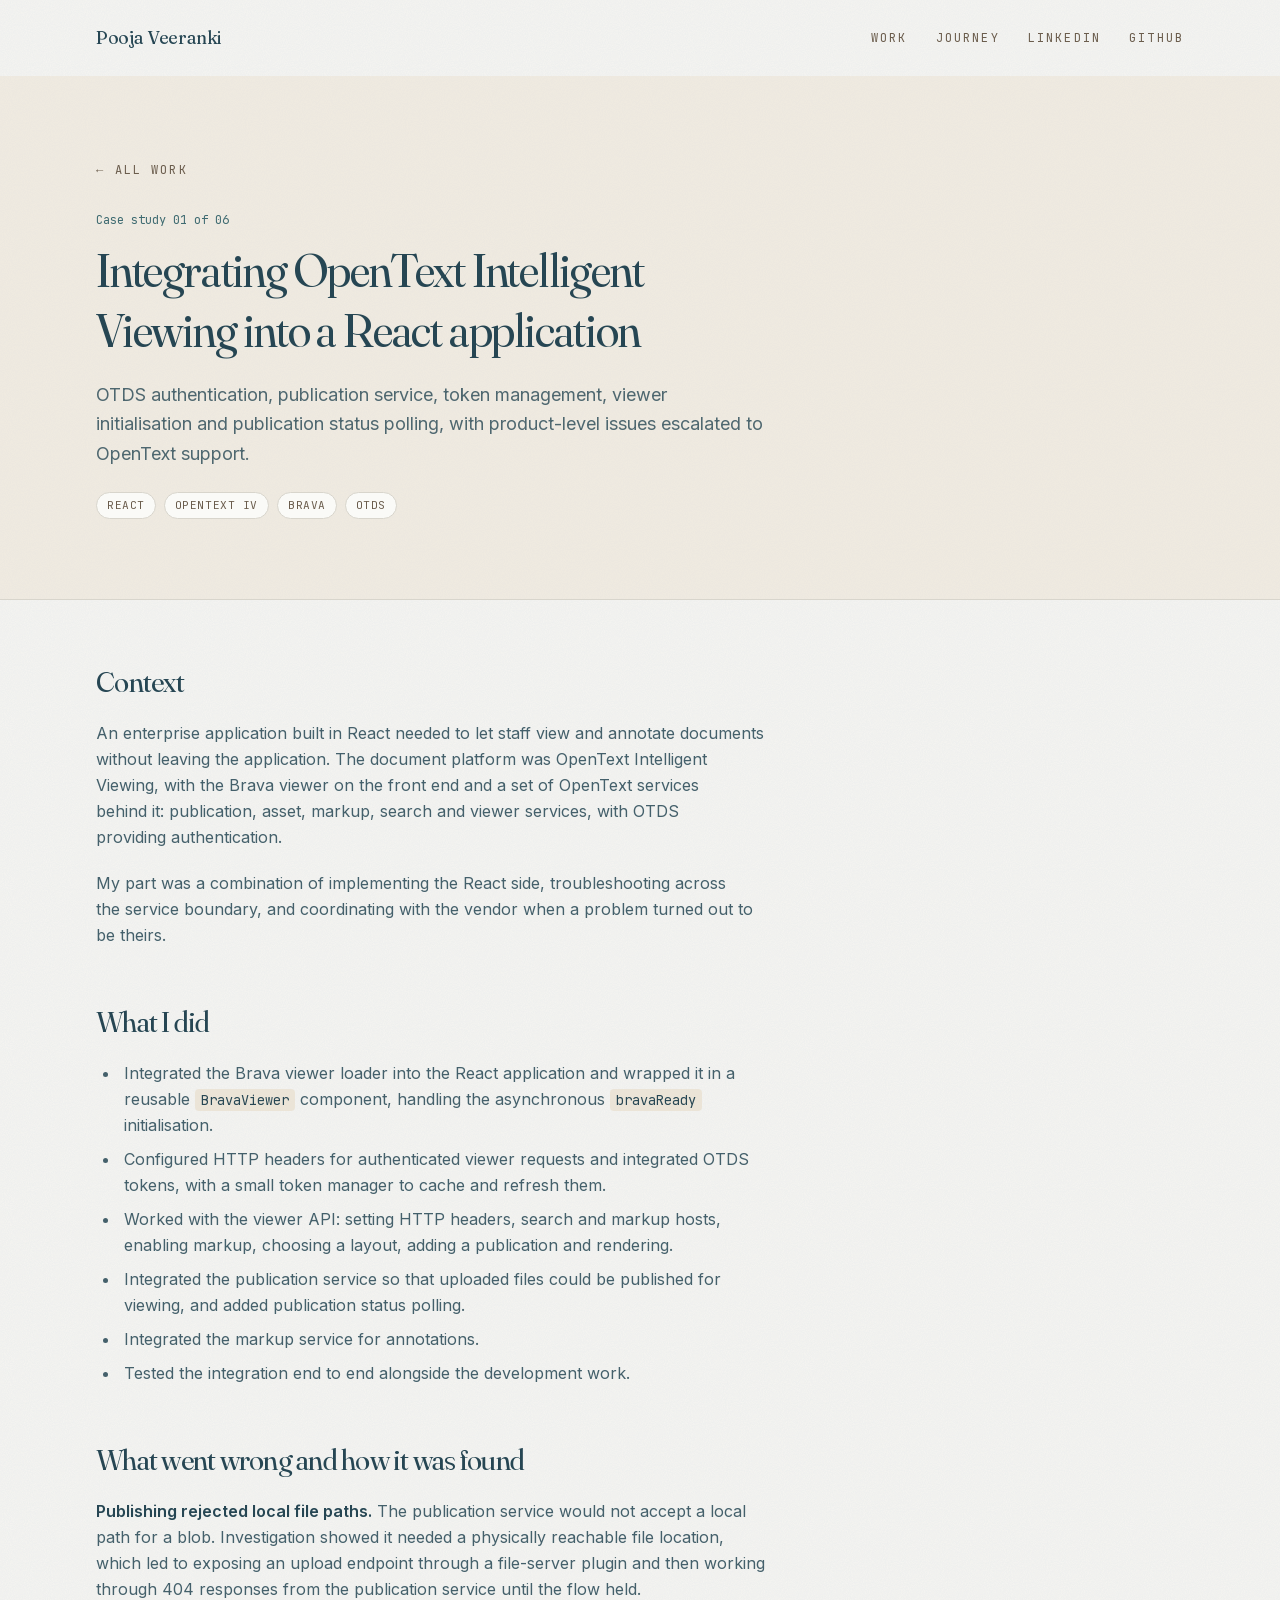
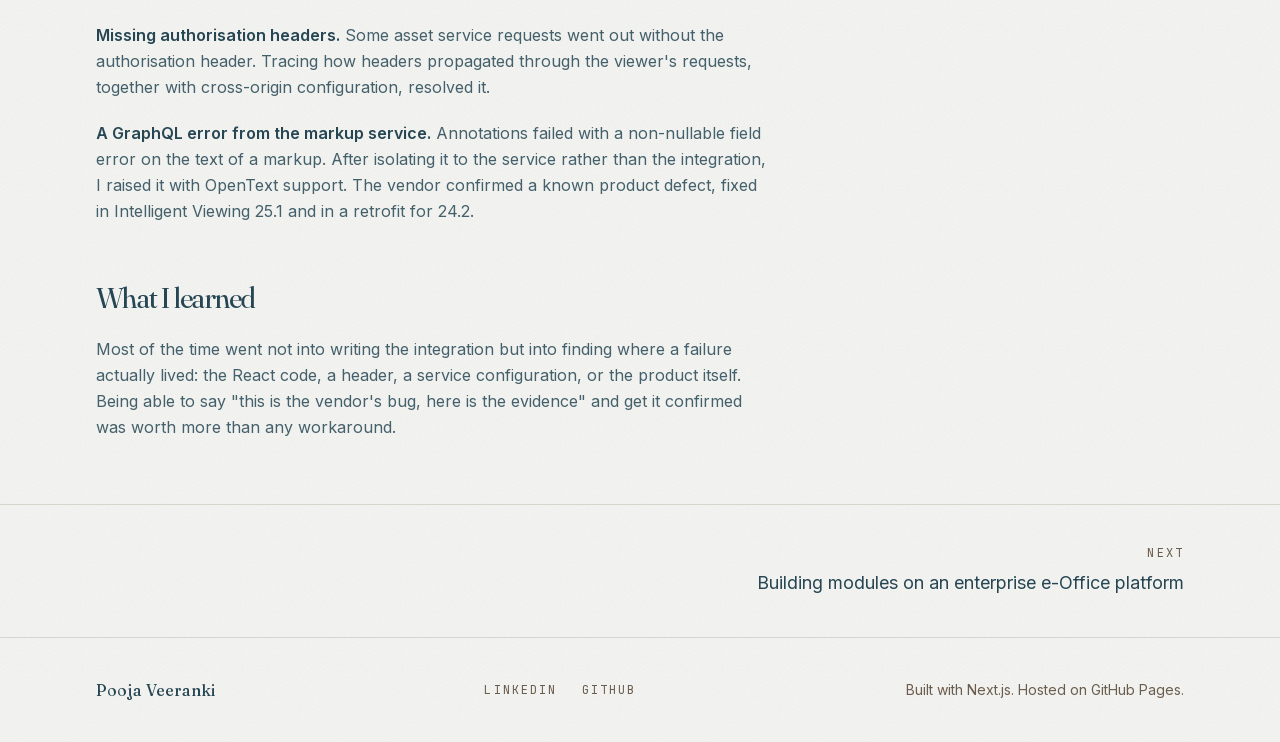
<file: work/opentext-intelligent-viewing/index.html>
<!DOCTYPE html><html lang="en" class="KgbNUW_variable _0bjUvq_variable Xd_ZlW_variable"><head><meta charSet="utf-8"/><meta name="viewport" content="width=device-width, initial-scale=1"/><link rel="preload" href="/_next/static/media/0264c3c98799c37c-s.p.0fuf3937kiol3.woff2" as="font" crossorigin="" type="font/woff2"/><link rel="preload" href="/_next/static/media/07c7676b89ed2778-s.p.2bn3s6zvc0dyp.woff2" as="font" crossorigin="" type="font/woff2"/><link rel="preload" href="/_next/static/media/9a321a2c78eff0b5-s.p.1bkzbscqrt8rl.woff2" as="font" crossorigin="" type="font/woff2"/><link rel="stylesheet" href="/_next/static/chunks/41itirgy8oc-e.css" data-precedence="next"/><link rel="preload" as="script" fetchPriority="low" href="/_next/static/chunks/1pcw6gskne7pf.js"/><script src="/_next/static/chunks/1wnov70f88xjy.js" async=""></script><script src="/_next/static/chunks/092r-mewpaf3q.js" async=""></script><script src="/_next/static/chunks/0c98xzjfks9hq.js" async=""></script><script src="/_next/static/chunks/turbopack-2u1d16houkiyo.js" async=""></script><script src="/_next/static/chunks/1vmj5hng1ktci.js" async=""></script><script src="/_next/static/chunks/3zt_16xndew4w.js" async=""></script><meta name="theme-color" content="#f6f5f2"/><meta name="color-scheme" content="light"/><title>Integrating OpenText Intelligent Viewing into a React application · Pooja Veeranki</title><meta name="description" content="OTDS authentication, publication service, token management, viewer initialisation and publication status polling, with product-level issues escalated to OpenText support."/><meta property="og:title" content="Pooja Veeranki"/><meta property="og:description" content="Senior Software Engineer. React for enterprise systems, OpenText integration, and AI tooling for document-heavy work."/><meta property="og:url" content="https://poojaveeranki.github.io/"/><meta property="og:site_name" content="Pooja Veeranki"/><meta property="og:image" content="https://poojaveeranki.github.io/og.png"/><meta property="og:image:width" content="1200"/><meta property="og:image:height" content="630"/><meta property="og:image:alt" content="Pooja Veeranki, Senior Software Engineer"/><meta property="og:type" content="website"/><meta name="twitter:card" content="summary_large_image"/><meta name="twitter:title" content="Pooja Veeranki"/><meta name="twitter:description" content="Senior Software Engineer. React for enterprise systems, OpenText integration, and AI tooling for document-heavy work."/><meta name="twitter:image" content="https://poojaveeranki.github.io/og.png"/><link rel="icon" href="/icon.svg?icon.3fe4i0gcctn03.svg" sizes="any" type="image/svg+xml"/><link rel="apple-touch-icon" href="/apple-icon.png?apple-icon.0tmxfe7_b9u9e.png" sizes="180x180" type="image/png"/><meta name="next-size-adjust" content=""/><script src="/_next/static/chunks/0cz1d0mv5g_q7.js" noModule=""></script></head><body><div hidden=""><!--$--><!--/$--></div><header class="rise" style="animation-delay:0ms"><div class="mx-auto w-full max-w-6xl px-4 sm:px-6 lg:px-8 flex items-center justify-between py-6"><a class="font-display text-lg tracking-tight text-deep" aria-label="Pooja Veeranki, home" href="/">Pooja Veeranki</a><nav aria-label="Site" class="flex gap-5 font-mono text-xs uppercase tracking-[0.18em] text-driftwood sm:gap-7"><a href="#work" class="hidden transition-colors hover:text-sea sm:inline">Work</a><a href="#journey" class="hidden transition-colors hover:text-sea sm:inline">Journey</a><a href="https://www.linkedin.com/in/pooja-v-a1753092/" class="transition-colors hover:text-sea" rel="me noopener" target="_blank">LinkedIn</a><a href="https://github.com/poojaveeranki" class="transition-colors hover:text-sea" rel="me noopener" target="_blank">GitHub</a></nav></div></header><main><article><header class="border-b border-divider bg-sand/40"><div class="mx-auto w-full max-w-6xl px-4 sm:px-6 lg:px-8 py-14 md:py-20"><a class="font-mono text-xs uppercase tracking-[0.18em] text-driftwood transition-colors hover:text-sea" href="/#work">← All work</a><p class="mt-8 font-mono text-xs text-sea">Case study 0<!-- -->1<!-- --> of 0<!-- -->6</p><h1 class="mt-3 max-w-3xl text-3xl leading-tight tracking-tight text-deep sm:text-5xl">Integrating OpenText Intelligent Viewing into a React application</h1><p class="mt-5 max-w-2xl text-lg leading-relaxed text-deep/80">OTDS authentication, publication service, token management, viewer initialisation and publication status polling, with product-level issues escalated to OpenText support.</p><ul class="mt-6 flex flex-wrap gap-2" aria-label="Technologies"><li class="rounded-full border border-divider bg-foam px-2.5 py-1 font-mono text-[0.7rem] uppercase tracking-wider text-driftwood">React</li><li class="rounded-full border border-divider bg-foam px-2.5 py-1 font-mono text-[0.7rem] uppercase tracking-wider text-driftwood">OpenText IV</li><li class="rounded-full border border-divider bg-foam px-2.5 py-1 font-mono text-[0.7rem] uppercase tracking-wider text-driftwood">Brava</li><li class="rounded-full border border-divider bg-foam px-2.5 py-1 font-mono text-[0.7rem] uppercase tracking-wider text-driftwood">OTDS</li></ul></div></header><div class="mx-auto w-full max-w-6xl px-4 sm:px-6 lg:px-8 py-12 md:py-16"><div class="max-w-[42rem]"><h2 class="mt-14 text-2xl tracking-tight text-deep first:mt-0 sm:text-3xl">Context</h2>
<p class="mt-5 leading-relaxed text-deep/85">An enterprise application built in React needed to let staff view and annotate documents without leaving the application. The document platform was OpenText Intelligent Viewing, with the Brava viewer on the front end and a set of OpenText services behind it: publication, asset, markup, search and viewer services, with OTDS providing authentication.</p>
<p class="mt-5 leading-relaxed text-deep/85">My part was a combination of implementing the React side, troubleshooting across the service boundary, and coordinating with the vendor when a problem turned out to be theirs.</p>
<h2 class="mt-14 text-2xl tracking-tight text-deep first:mt-0 sm:text-3xl">What I did</h2>
<ul class="mt-5 list-disc space-y-2 pl-6 leading-relaxed text-deep/85">
<li class="pl-1">Integrated the Brava viewer loader into the React application and wrapped it in a reusable <code class="rounded bg-sand/60 px-1.5 py-0.5 font-mono text-[0.85em] text-deep">BravaViewer</code> component, handling the asynchronous <code class="rounded bg-sand/60 px-1.5 py-0.5 font-mono text-[0.85em] text-deep">bravaReady</code> initialisation.</li>
<li class="pl-1">Configured HTTP headers for authenticated viewer requests and integrated OTDS tokens, with a small token manager to cache and refresh them.</li>
<li class="pl-1">Worked with the viewer API: setting HTTP headers, search and markup hosts, enabling markup, choosing a layout, adding a publication and rendering.</li>
<li class="pl-1">Integrated the publication service so that uploaded files could be published for viewing, and added publication status polling.</li>
<li class="pl-1">Integrated the markup service for annotations.</li>
<li class="pl-1">Tested the integration end to end alongside the development work.</li>
</ul>
<h2 class="mt-14 text-2xl tracking-tight text-deep first:mt-0 sm:text-3xl">What went wrong and how it was found</h2>
<p class="mt-5 leading-relaxed text-deep/85"><strong class="font-semibold text-deep">Publishing rejected local file paths.</strong> The publication service would not accept a local path for a blob. Investigation showed it needed a physically reachable file location, which led to exposing an upload endpoint through a file-server plugin and then working through 404 responses from the publication service until the flow held.</p>
<p class="mt-5 leading-relaxed text-deep/85"><strong class="font-semibold text-deep">Missing authorisation headers.</strong> Some asset service requests went out without the authorisation header. Tracing how headers propagated through the viewer&#x27;s requests, together with cross-origin configuration, resolved it.</p>
<p class="mt-5 leading-relaxed text-deep/85"><strong class="font-semibold text-deep">A GraphQL error from the markup service.</strong> Annotations failed with a non-nullable field error on the text of a markup. After isolating it to the service rather than the integration, I raised it with OpenText support. The vendor confirmed a known product defect, fixed in Intelligent Viewing 25.1 and in a retrofit for 24.2.</p>
<h2 class="mt-14 text-2xl tracking-tight text-deep first:mt-0 sm:text-3xl">What I learned</h2>
<p class="mt-5 leading-relaxed text-deep/85">Most of the time went not into writing the integration but into finding where a failure actually lived: the React code, a header, a service configuration, or the product itself. Being able to say &quot;this is the vendor&#x27;s bug, here is the evidence&quot; and get it confirmed was worth more than any workaround.</p></div></div></article><nav aria-label="Other case studies" class="border-t border-divider"><div class="mx-auto w-full max-w-6xl px-4 sm:px-6 lg:px-8 grid gap-6 py-10 sm:grid-cols-2"><span></span><a class="group sm:text-right" href="/work/e-office-platform/"><p class="font-mono text-xs uppercase tracking-[0.18em] text-driftwood">Next</p><p class="mt-2 text-lg text-deep group-hover:text-sea">Building modules on an enterprise e-Office platform</p></a></div></nav></main><footer class="border-t border-divider"><div class="mx-auto w-full max-w-6xl px-4 sm:px-6 lg:px-8 flex flex-col gap-4 py-10 text-sm text-driftwood sm:flex-row sm:items-center sm:justify-between"><p class="font-display text-base text-deep">Pooja Veeranki</p><nav aria-label="Profiles" class="flex gap-6 font-mono text-xs uppercase tracking-[0.18em]"><a href="https://www.linkedin.com/in/pooja-v-a1753092/" class="hover:text-sea" rel="me noopener" target="_blank">LinkedIn</a><a href="https://github.com/poojaveeranki" class="hover:text-sea" rel="me noopener" target="_blank">GitHub</a></nav><p>Built with Next.js. Hosted on GitHub Pages.</p></div></footer><!--$--><!--/$--><script id="_R_">(globalThis["TURBOPACK"] || (globalThis["TURBOPACK"] = [])).push({"otherChunks":["static/chunks/1pcw6gskne7pf.js","static/chunks/1wnov70f88xjy.js","static/chunks/092r-mewpaf3q.js","static/chunks/0c98xzjfks9hq.js"],"runtimeModuleIds":[94553]});</script><script src="/_next/static/chunks/1pcw6gskne7pf.js" async=""></script><script>(self.__next_f=self.__next_f||[]).push([0])</script><script>self.__next_f.push([1,"1:\"$Sreact.fragment\"\n2:\"/_next/static/chunks/1vmj5hng1ktci.js\"\n3:I[39756,[\"$2\"],\"default\"]\n4:I[37457,[\"$2\"],\"default\"]\n5:\"/_next/static/chunks/3zt_16xndew4w.js\"\n6:I[22016,[\"$2\",\"$5\"],\"\"]\n7:I[54054,[\"$2\"],\"RevealObserver\"]\nd:I[97367,[\"$2\"],\"OutletBoundary\"]\ne:\"$Sreact.suspense\"\n10:\"ViewportBoundary\"\n11:I[97367,[\"$2\"],\"$10\"]\n13:\"MetadataBoundary\"\n14:I[97367,[\"$2\"],\"$13\"]\n16:I[68027,[\"$2\"],\"default\",1]\n:HL[\"/_next/static/chunks/41itirgy8oc-e.css\",\"style\"]\n:HL[\"/_next/static/media/0264c3c98799c37c-s.p.0fuf3937kiol3.woff2\",\"font\",{\"crossOrigin\":\"\",\"type\":\"font/woff2\"}]\n:HL[\"/_next/static/media/07c7676b89ed2778-s.p.2bn3s6zvc0dyp.woff2\",\"font\",{\"crossOrigin\":\"\",\"type\":\"font/woff2\"}]\n:HL[\"/_next/static/media/9a321a2c78eff0b5-s.p.1bkzbscqrt8rl.woff2\",\"font\",{\"crossOrigin\":\"\",\"type\":\"font/woff2\"}]\n9:X\nb:[[\"children\",{\"s\":\"__PAGE__\",\"h\":512,\"d\":{\"r\":[\"$\",\"$1\",\"c\",{\"children\":[\"$Lc\",[[\"$\",\"script\",\"script-0\",{\"src\":\"/_next/static/chunks/3zt_16xndew4w.js\",\"async\":true,\"nonce\":\"$undefined\"}]],[\"$\",\"$Ld\",null,{\"children\":[\"$\",\"$e\",null,{\"name\":\"Next.MetadataOutlet\",\"children\":\"$@f\"}]}]]}],\"p\":false,\"v\":null}}]]\na:[[\"children\",{\"s\":{\"n\":\"slug\",\"t\":\"d\",\"k\":\"opentext-intelligent-viewing\",\"s\":[]},\"h\":512,\"d\":{\"r\":[\"$\",\"$1\",\"c\",{\"children\":[null,[\"$\",\"$L3\",null,{\"parallelRouterKey\":\"children\",\"error\":\"$undefined\",\"errorStyles\":\"$undefined\",\"errorScripts\":\"$undefined\",\"template\":[\"$\",\"$L4\",null,{}],\"templateStyles\":\"$undefined\",\"templateScripts\":\"$undefined\",\"notFound\":\"$undefined\",\"forbidden\":\"$undefined\",\"unauthorized\":\"$undefined\"}]]}],\"p\":false,\"v\":\"$9\"},\"c\":\"$Qb\"}]]\n8:[[\"children\",{\"s\":\"work\",\"h\":512,\"d\":{\"r\":[\"$\",\"$1\",\"c\",{\"children\":[null,[\"$\",\"$L3\",null,{\"parallelRouterKey\":\"children\",\"error\":\"$undefined\",\"errorStyles\":\"$undefined\",\"errorScripts\":\"$undefined\",\"template\":[\"$\",\"$L4\",null,{}],\"templateStyles\":\"$undefined\",\"templateScripts\":\"$undefined\",\"notFound\":\"$undefined\",\"forbidden\":\"$undefined\",\"unauthorized\":\"$undefined\"}]]}],\"p\":false,\"v\":\"$9\"},\"c\":\"$Qa\"}]]\n0:{\"P\":null,\"c\":[\"\",\"work\",\"opentext-intelligent-viewing\",\"\"],\"q\":\"\",\"i\":false,\"t\":{\"t\":{\"s\":\"\",\"h\":528,\"d\":{\"r\":[\"$\",\"$1\",\"c\",{\"children\":[[[\"$\",\"link\",\"0\",{\"rel\":\"stylesheet\",\"href\":\"/_next/static/chunks/41itirgy8oc-e.css\",\"precedence\":\"next\",\"crossOrigin\":\"$undefined\",\"nonce\":\"$undefined\"}],[\"$\",\"script\",\"script-0\",{\"src\":\"/_next/static/chunks/1vmj5hng1ktci.js\",\"async\":true,\"nonce\":\"$undefined\"}]],[\"$\",\"html\",null,{\"lang\":\"en\",\"className\":\"KgbNUW_variable _0bjUvq_variable Xd_ZlW_variable\",\"children\":[\"$\",\"body\",null,{\"children\":[[\"$\",\"$L3\",null,{\"parallelRouterKey\":\"children\",\"error\":\"$undefined\",\"errorStyles\":\"$undefined\",\"errorScripts\":\"$undefined\",\"template\":[\"$\",\"$L4\",null,{}],\"templateStyles\":\"$undefined\",\"templateScripts\":\"$undefined\",\"notFound\":[[[\"$\",\"header\",null,{\"className\":\"rise\",\"style\":{\"animationDelay\":\"0ms\"},\"children\":[\"$\",\"div\",null,{\"className\":\"mx-auto w-full max-w-6xl px-4 sm:px-6 lg:px-8 flex items-center justify-between py-6\",\"children\":[[\"$\",\"$L6\",null,{\"href\":\"/\",\"className\":\"font-display text-lg tracking-tight text-deep\",\"aria-label\":\"Pooja Veeranki, home\",\"children\":\"Pooja Veeranki\"}],[\"$\",\"nav\",null,{\"aria-label\":\"Site\",\"className\":\"flex gap-5 font-mono text-xs uppercase tracking-[0.18em] text-driftwood sm:gap-7\",\"children\":[[\"$\",\"a\",null,{\"href\":\"#work\",\"className\":\"hidden transition-colors hover:text-sea sm:inline\",\"children\":\"Work\"}],[\"$\",\"a\",null,{\"href\":\"#journey\",\"className\":\"hidden transition-colors hover:text-sea sm:inline\",\"children\":\"Journey\"}],[\"$\",\"a\",null,{\"href\":\"https://www.linkedin.com/in/pooja-v-a1753092/\",\"className\":\"transition-colors hover:text-sea\",\"rel\":\"me noopener\",\"target\":\"_blank\",\"children\":\"LinkedIn\"}],[\"$\",\"a\",null,{\"href\":\"https://github.com/poojaveeranki\",\"className\":\"transition-colors hover:text-sea\",\"rel\":\"me noopener\",\"target\":\"_blank\",\"children\":\"GitHub\"}]]}]]}]}],[\"$\",\"main\",null,{\"children\":[\"$\",\"div\",null,{\"className\":\"mx-auto w-full max-w-6xl px-4 sm:px-6 lg:px-8 py-24 md:py-36\",\"children\":[[\"$\",\"p\",null,{\"className\":\"font-mono text-xs uppercase tracking-[0.18em] text-driftwood\",\"children\":\"404\"}],[\"$\",\"h1\",null,{\"className\":\"mt-4 text-4xl tracking-tight text-deep sm:text-5xl\",\"children\":\"That page is not here.\"}],[\"$\",\"p\",null,{\"className\":\"mt-5 max-w-md text-lg text-deep/80\",\"children\":\"The link may be old or mistyped.\"}],[\"$\",\"$L6\",null,{\"href\":\"/\",\"className\":\"mt-8 inline-flex items-center gap-2 rounded-full bg-deep px-5 py-2.5 text-sm font-medium text-foam transition-colors hover:bg-sea\",\"children\":\"Back to the home page\"}]]}]}],[\"$\",\"footer\",null,{\"className\":\"border-t border-divider\",\"children\":[\"$\",\"div\",null,{\"className\":\"mx-auto w-full max-w-6xl px-4 sm:px-6 lg:px-8 flex flex-col gap-4 py-10 text-sm text-driftwood sm:flex-row sm:items-center sm:justify-between\",\"children\":[[\"$\",\"p\",null,{\"className\":\"font-display text-base text-deep\",\"children\":\"Pooja Veeranki\"}],[\"$\",\"nav\",null,{\"aria-label\":\"Profiles\",\"className\":\"flex gap-6 font-mono text-xs uppercase tracking-[0.18em]\",\"children\":[[\"$\",\"a\",null,{\"href\":\"https://www.linkedin.com/in/pooja-v-a1753092/\",\"className\":\"hover:text-sea\",\"rel\":\"me noopener\",\"target\":\"_blank\",\"children\":\"LinkedIn\"}],[\"$\",\"a\",null,{\"href\":\"https://github.com/poojaveeranki\",\"className\":\"hover:text-sea\",\"rel\":\"me noopener\",\"target\":\"_blank\",\"children\":\"GitHub\"}]]}],[\"$\",\"p\",null,{\"children\":\"Built with Next.js. Hosted on GitHub Pages.\"}]]}]}]],[]],\"forbidden\":\"$undefined\",\"unauthorized\":\"$undefined\"}],[\"$\",\"$L7\",null,{}]]}]}]]}],\"p\":false,\"v\":null},\"c\":\"$Q8\"},\"h\":{\"r\":[\"$\",\"$1\",\"h\",{\"children\":[null,[\"$\",\"$L11\",null,{\"children\":\"$L12\"}],[\"$\",\"$L14\",null,{\"children\":[[\"$\",\"div\",null,{\"hidden\":true,\"children\":[\"$\",\"$e\",null,{\"name\":\"Next.Metadata\",\"children\":\"$L15\"}]}],null]}],[\"$\",\"meta\",null,{\"name\":\"next-size-adjust\",\"content\":\"\"}]]}],\"p\":false,\"v\":null}},\"m\":\"$undefined\",\"G\":[\"$16\",[[\"$\",\"link\",\"0\",{\"rel\":\"stylesheet\",\"href\":\"/_next/static/chunks/41itirgy8oc-e.css\",\"precedence\":\"next\",\"crossOrigin\":\"$undefined\",\"nonce\":\"$undefined\"}]]],\"S\":true,\"r\":\"$undefined\",\"s\":\"$undefined\",\"a\":\"$undefined\",\"l\":\"$undefined\",\"p\":\"$undefined\",\"d\":\"$undefined\",\"b\":\"N5my2S0goIwoW95n6eB3g\"}\n9:C\nc:[[\"$\",\"header\",null,{\"className\":\"rise\",\"style\":{\"animationDelay\":\"0ms\"},\"children\":[\"$\",\"div\",null,{\"className\":\"mx-auto w-full max-w-6xl px-4 sm:px-6 lg:px-8 flex items-center justify-between py-6\",\"children\":[[\"$\",\"$L6\",null,{\"href\":\"/\",\"className\":\"font-display text-lg tracking-tight text-deep\",\"aria-label\":\"Pooja Veeranki, home\",\"children\":\"Pooja Veeranki\"}],[\"$\",\"nav\",null,{\"aria-label\":\"Site\",\"className\":\"flex gap-5 font-mono text-xs uppercase tracking-[0.18em] text-driftwood sm:gap-7\",\"children\":[[\"$\",\"a\",null,{\"href\":\"#work\",\"className\":\"hidden transition-colors hover:text-sea sm:inline\",\"children\":\"Work\"}],[\"$\",\"a\",null,{\"href\":\"#journey\",\"className\":\"hidden transition-colors hover:text-sea sm:inline\",\"children\":\"Journey\"}],[\"$\",\"a\",null,{\"href\":\"https://www.linkedin.com/in/pooja-v-a1753092/\",\"className\":\"transition-colors hover:text-sea\",\"rel\":\"me noopener\",\"target\":\"_blank\",\"children\":\"LinkedIn\"}],[\"$\",\"a\",null,{\"href\":\"https://github.com/poojaveeranki\",\"className\":\"transition-colors hover:text-sea\",\"rel\":\"me noopener\",\"target\":\"_blank\",\"children\":\"GitHub\"}]]}]]}]}],[\"$\",\"main\",null,{\"children\":[[\"$\",\"article\",null,{\"children\":[[\"$\",\"header\",null,{\"className\":\"border-b border-divider bg-sand/40\",\"children\":[\"$\",\"div\",null,{\"className\":\"mx-auto w-full max-w-6xl px-4 sm:px-6 lg:px-8 py-14 md:py-20\",\"children\":[[\"$\",\"$L6\",null,{\"href\":\"/#work\",\"className\":\"font-mono text-xs uppercase tracking-[0.18em] text-driftwood transition-colors hover:text-sea\",\"children\":\"← All work\"}],[\"$\",\"p\",null,{\"className\":\"mt-8 font-mono text-xs text-sea\",\"children\":[\"Case study 0\",1,\" of 0\",6]}],[\"$\",\"h1\",null,{\"className\":\"mt-3 max-w-3xl text-3xl leading-tight tracking-tight text-deep sm:text-5xl\",\"children\":\"Integrating OpenText Intelligent Viewing into a React application\"}],[\"$\",\"p\",null,{\"className\":\"mt-5 max-w-2xl text-lg leading-relaxed text-deep/80\",\"children\":\"OTDS authentication, publication service, token management, viewer initialisation and publication status polling, with product-level issues escalated to OpenText support.\"}],[\"$\",\"ul\",null,{\"className\":\"mt-6 flex flex-wrap gap-2\",\"aria-label\":\"Technologies\",\"children\":[[\"$\",\"li\",\"React\",{\"className\":\"rounded-full border border-divider bg-foam px-2.5 py-1 font-mono text-[0.7rem] uppercase tracking-wider text-driftwood\",\"children\":\"React\"}],[\"$\",\"li\",\"OpenText IV\",{\"className\":\"rounded-full border border-divider bg-foam px-2.5 py-1 font-mono text-[0.7rem] uppercase tracking-wider text-driftwood\",\"children\":\"OpenText IV\"}],[\"$\",\"li\",\"Brava\",{\"className\":\"rounded-full border border-divider bg-foam px-2.5 py-1 font-mono text-[0.7rem] uppercase tracking-wider text-driftwood\",\"children\":\"Brava\"}],[\"$\",\"li\",\"OTDS\",{\"className\":\"rounded-full border border-divider bg-foam px-2.5 py-1 font-mono text-[0.7rem] uppercase tracking-wider text-driftwood\",\"children\":\"OTDS\"}]]}]]}]}],[\"$\",\"div\",null,{\"className\":\"mx-auto w-full max-w-6xl px-4 sm:px-6 lg:px-8 py-12 md:py-16\",\"children\":[\"$\",\"div\",null,{\"className\":\"max-w-[42rem]\",\"children\":[[\"$\",\"h2\",null,{\"className\":\"mt-14 text-2xl tracking-tight text-deep first:mt-0 sm:text-3xl\",\"children\":\"Context\"}],\"\\n\",[\"$\",\"p\",null,{\"className\":\"mt-5 leading-relaxed text-deep/85\",\"children\":\"An enterprise application built in React needed to let staff view and annotate documents without leaving the application. The document platform was OpenText Intelligent Viewing, with the Brava viewer on the front end and a set of OpenText services behind it: publication, asset, markup, search and viewer services, with OTDS providing authentication.\"}],\"\\n\",[\"$\",\"p\",null,{\"className\":\"mt-5 leading-relaxed text-deep/85\",\"children\":\"My part was a combination of implementing the React side, troubleshooting across the service boundary, and coordinating with the vendor when a problem turned out to be theirs.\"}],\"\\n\",[\"$\",\"h2\",null,{\"className\":\"mt-14 text-2xl tracking-tight text-deep first:mt-0 sm:text-3xl\",\"children\":\"What I did\"}],\"\\n\",\"$L17\",\"\\n\",\"$L18\",\"\\n\",\"$L19\",\"\\n\",\"$L1a\",\"\\n\",\"$L1b\",\"\\n\",\"$L1c\",\"\\n\",\"$L1d\"]}]}]]}],\"$L1e\"]}],\"$L1f\"]\n17:[\"$\",\"ul\",null,{\"className\":\"mt-5 list-disc space-y-2 pl-6 leading-relaxed text-deep/85\",\"children\":[\"\\n\",[\"$\",\"li\",null,{\"className\":\"pl-1\",\"children\":[\"Integrated the Brava viewer loader into the React application and wrapped it in a reusable \",[\"$\",\"code\",null,{\"className\":\"rounded bg-sand/60 px-1.5 py-0.5 font-mono text-[0.85em] text-deep\",\"children\":\"BravaViewer\"}],\" component, handling the asynchronous \",[\"$\",\"code\",null,{\"className\":\"rounded bg-sand/60 px-1.5 py-0.5 font-mono text-[0.85em] text-deep\",\"children\":\"bravaReady\"}],\" initialisation.\"]}],\"\\n\",[\"$\",\"li\",null,{\"className\":\"pl-1\",\"children\":\"Configured HTTP headers for authenticated viewer requests and integrated OTDS tokens, with a small token manager to cache and refresh them.\"}],\"\\n\",[\"$\",\"li\",null,{\"className\":\"pl-1\",\"children\":\"Worked with the viewer API: setting HTTP headers, search and markup hosts, enabling markup, choosing a layout, adding a publication and rendering.\"}],\"\\n\",[\"$\",\"li\",null,{\"className\":\"pl-1\",\"children\":\"Integrated the publication service so that uploaded files could be published for viewing, and added publication status polling.\"}],\"\\n\",[\"$\",\"li\",null,{\"className\":\"pl-1\",\"children\":\"Integrated the markup service for annotations.\"}],\"\\n\",[\"$\",\"li\",null,{\"className\":\"pl-1\",\"children\":\"Tested the integration end to end alongside the development work.\"}],\"\\n\"]}]\n18:[\"$\",\"h2\",null,{\"className\":\"mt-14 text-2xl tracking-tight text-deep first:mt-0 sm:text-3xl\",\"children\":\"What went wrong and how it was found\"}]\n19:[\"$\",\"p\",null,{\"className\":\"mt-5 leading-relaxed text-deep/85\",\"children\":[[\"$\",\"strong\",null,{\"className\":\"font-semibold text-deep\",\"children\":\"Publishing rejected local file paths.\"}],\" The publication service would not accept a local path for a blob. Investigation showed it needed a physically reachable file location, which led to exposing an upload endpoint through a file-server plugin and then working through 404 responses from the publication service until the flow held.\"]}]\n1a:[\"$\",\"p\",null,{\"className\":\"mt-5 leading-relaxed text-deep/85\",\"children\":[[\"$\",\"strong\",null,{\"className\":\"font-semibold text-deep\",\"children\":\"Missing authorisation headers.\"}],\" Some asset service requests went out without the authorisation header. Tracing how headers propagated through the viewer's requests, together with cross-origin configuration, resolved it.\"]}]\n1b:[\"$\",\"p\",null,{\"className\":\"mt-5 leading-relaxed text-deep/85\",\"children\":[[\"$\",\"strong\",null,{\"className\":\"font-semibold text-deep\",\"children\":\"A GraphQL error from the markup service.\"}],\" Annotations failed with a non-nullable field error on the text of a markup. After isolating it to the service rather than the integration, I raised it with OpenText support. The vendor confirmed a known product defect, fixed in Intelligent Viewing 25.1 and in a retrofit for 24.2.\"]}]\n1c:[\"$\",\"h2\",null,{\"className\":\"mt-14 text-2xl tracking-tight text-deep first:mt-0 sm:text-3xl\",\"children\":\"What I learned\"}]\n1d:[\"$\",\"p\",null,{\"className\":\"mt-5 leading-relaxed text-deep/85\",\"children\":\"Most of the time went not into writing the integration but into finding where a failure actually lived: the React code, a header, a service configuration, or the product itself. Being able to say \\\"this is the vendor's bug, here is the evidence\\\" and get it confirmed was worth more than any workaround.\"}]\n1e:[\"$\",\"nav\",null,{\"aria-label\":\"Other case studies\",\"className\":\"border-t border-divider\",\"children\":[\"$\",\"div\",null,{\"className\":\"mx-auto w-full max-w-6xl px-4 sm:px-6 lg:px-8 grid gap-6 py-10 sm:grid-cols-2\",\"children\":[[\"$\",\"span\",null,{}],[\"$\",\"$L6\",null,{\"href\":\"/work/e-office-platform/\",\"className\":\"group sm:text-right\",\"children\":[[\"$\",\"p\",null,{\"className\":\"font-mono text-xs uppercase tracking-[0.18em] text-driftwood\",\"children\":\"Next\"}],[\"$\",\"p\",null,{\"className\":\"mt-2 text-lg text-deep group-hover:text-sea\",\"children\":\"Building modules on an enterprise e-Office platform\"}]]}]]}]}]\n1f:[\"$\",\"footer\",null,{\"className\":\"border-t border-divider\",\"children\":[\"$\",\"div\",null,{\"className\":\"mx-auto w-full max-w-6xl px-4 sm:px-6 lg:px-8 flex flex-col gap-4 py-10 text-sm text-driftwood sm:flex-row sm:items-center sm:justify-between\",\"children\":[[\"$\",\"p\",null,{\"className\":\"font-display text-base text-deep\",\"children\":\"Pooja Veeranki\"}],[\"$\",\"nav\",null,{\"aria-label\":\"Profiles\",\"className\":\"flex gap-6 font-mono text-xs uppercase tracking-[0.18em]\",\"children\":[[\"$\",\"a\",null,{\"href\":\"https://www.linkedin.com/in/pooja-v-a1753092/\",\"className\":\"hover:text-sea\",\"rel\":\"me noopener\",\"target\":\"_blank\",\"children\":\"LinkedIn\"}],[\"$\",\"a\",null,{\"href\":\"https://github.com/poojaveeranki\",\"className\":\"hover:text-sea\",\"rel\":\"me noopener\",\"target\":\"_blank\",\"children\":\"GitHub\"}]]}],[\"$\",\"p\",null,{\"children\":\"Built with Next.js. Hosted on GitHub Pages.\"}]]}]}]\n12:[[\"$\",\"meta\",\"0\",{\"charSet\":\"utf-8\"}],[\"$\",\"meta\",\"1\",{\"name\":\"viewport\",\"content\":\"width=device-width, initial-scale=1\"}],[\"$\",\"meta\",\"2\",{\"name\":\"theme-color\",\"content\":\"#f6f5f2\"}],[\"$\",\"meta\",\"3\",{\"name\":\"color-scheme\",\"content\":\"light\"}]]\n20:I[27201,[\"$2\"],\"IconMark\"]\nf:null\n15:[[\"$\",\"title\",\"0\",{\"children\":\"Integrating OpenText Intelligent Viewing into a React application · Pooja Veeranki\"}],[\"$\",\"meta\",\"1\",{\"name\":\"description\",\"content\":\"OTDS authentication, publication service, token management, viewer initialisation and publication status polling, with product-level issues escalated to OpenText support.\"}],[\"$\",\"meta\",\"2\",{\"property\":\"og:title\",\"content\":\"Pooja Veeranki\"}],[\"$\",\"meta\",\"3\",{\"property\":\"og:description\",\"content\":\"Senior Software Engineer. React for enterprise systems, OpenText integration, and AI tooling for document-heavy work.\"}],[\"$\",\"meta\",\"4\",{\"property\":\"og:url\",\"content\":\"https://poojaveeranki.github.io/\"}],[\"$\",\"meta\",\"5\",{\"property\":\"og:site_name\",\"content\":\"Pooja Veeranki\"}],[\"$\",\"meta\",\"6\",{\"property\":\"og:image\",\"content\":\"https://poojaveeranki.github.io/og.png\"}],[\"$\",\"meta\",\"7\",{\"property\":\"og:image:width\",\"content\":\"1200\"}],[\"$\",\"meta\",\"8\",{\"property\":\"og:image:height\",\"content\":\"630\"}],[\"$\",\"meta\",\"9\",{\"property\":\"og:image:alt\",\"content\":\"Pooja Veeranki, Senior Software Engineer\"}],[\"$\",\"meta\",\"10\",{\"property\":\"og:type\",\"content\":\"website\"}],[\"$\",\"meta\",\"11\",{\"name\":\"twitter:card\",\"content\":\"summary_large_image\"}],[\"$\",\"meta\",\"12\",{\"name\":\"twitter:title\",\"content\":\"Pooja Veeranki\"}],[\"$\",\"meta\",\"13\",{\"name\":\"twitter:description\",\"content\":\"Senior Software Engineer. React for enterprise systems, OpenText integration, and AI tooling for document-heavy work.\"}],[\"$\",\"meta\",\"14\",{\"name\":\"twitter:image\",\"content\":\"https://poojaveeranki.github.io/og.png\"}],[\"$\",\"link\",\"15\",{\"rel\":\"icon\",\"href\":\"/icon.svg?icon.3fe4i0gcctn03.svg\",\"sizes\":\"any\",\"type\":\"image/svg+xml\"}],[\"$\",\"link\",\"16\",{\"rel\":\"apple-touch-icon\",\"href\":\"/apple-icon.png?apple-icon.0tmxfe7_b9u9e.png\",\"sizes\":\"180x180\",\"type\":\"image/png\"}],[\"$\",\"$L20\",\"17\",{}]]\n"])</script></body></html>
</file>
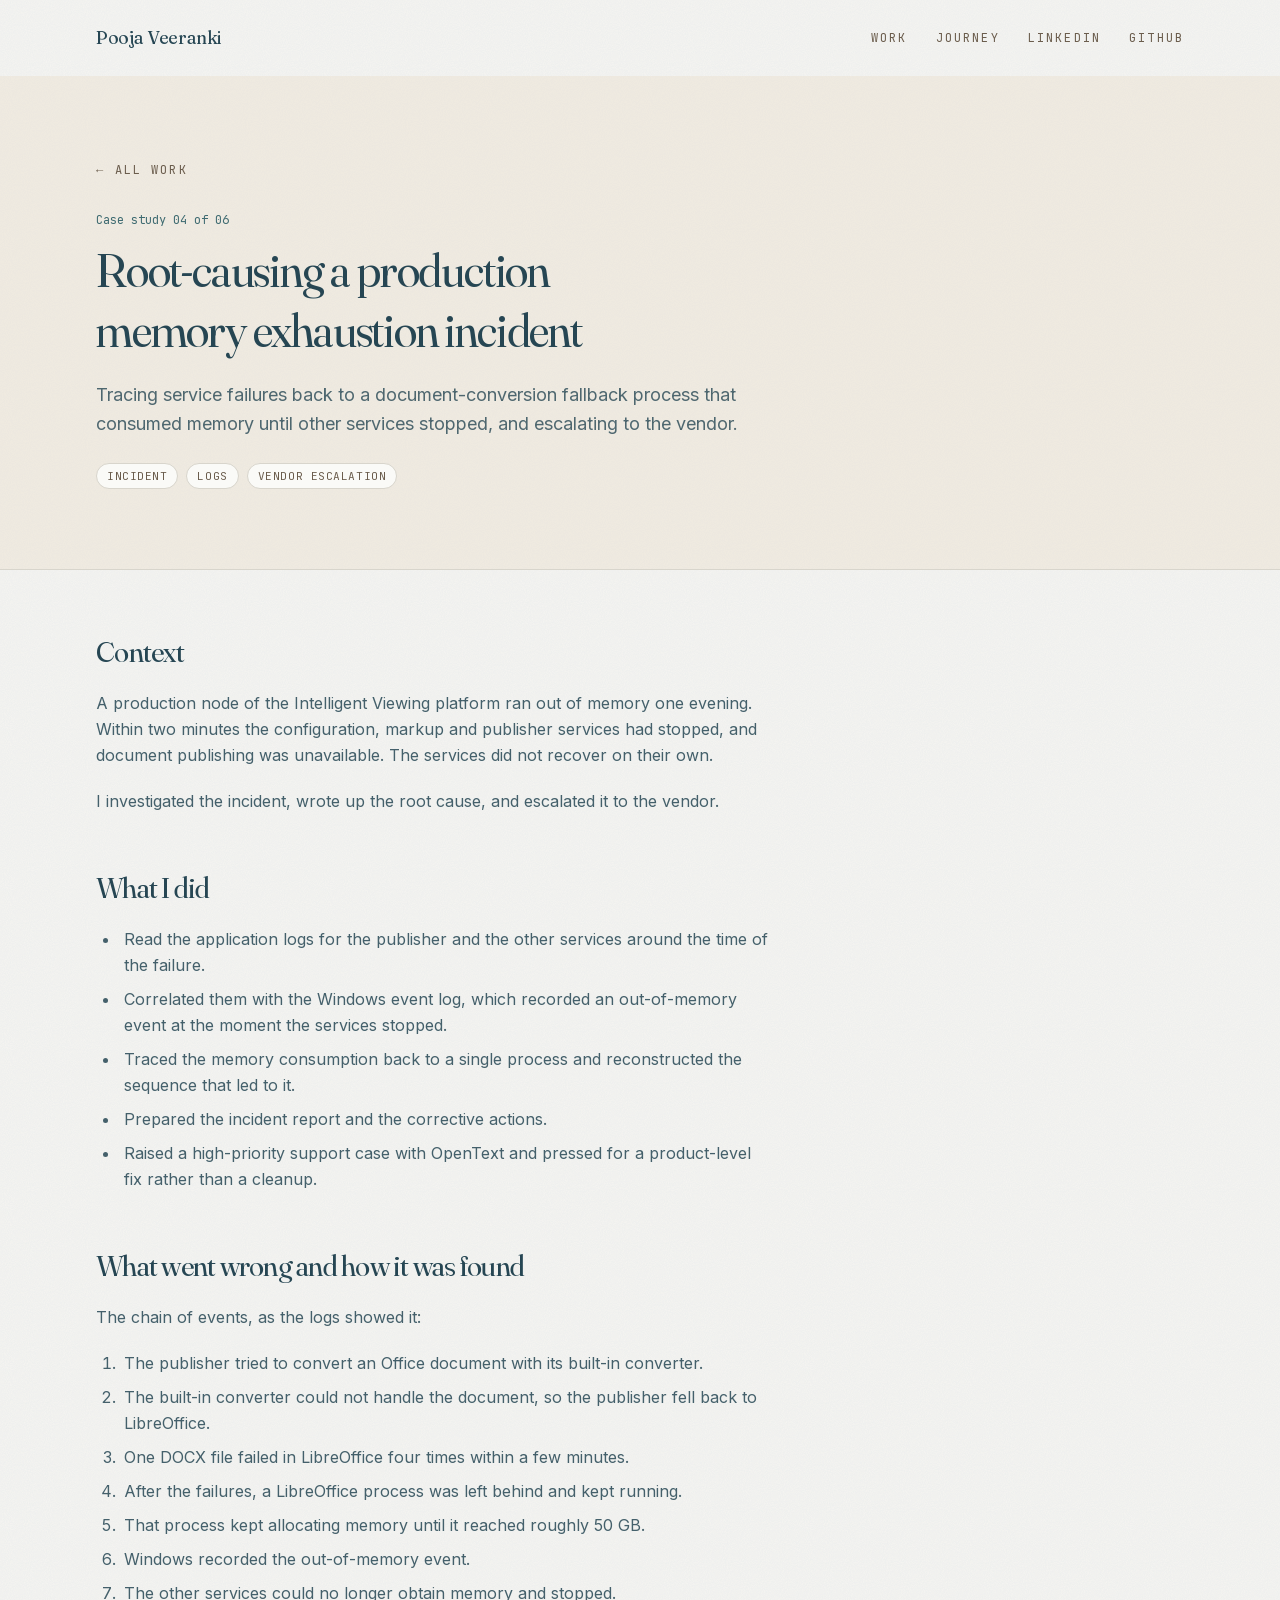
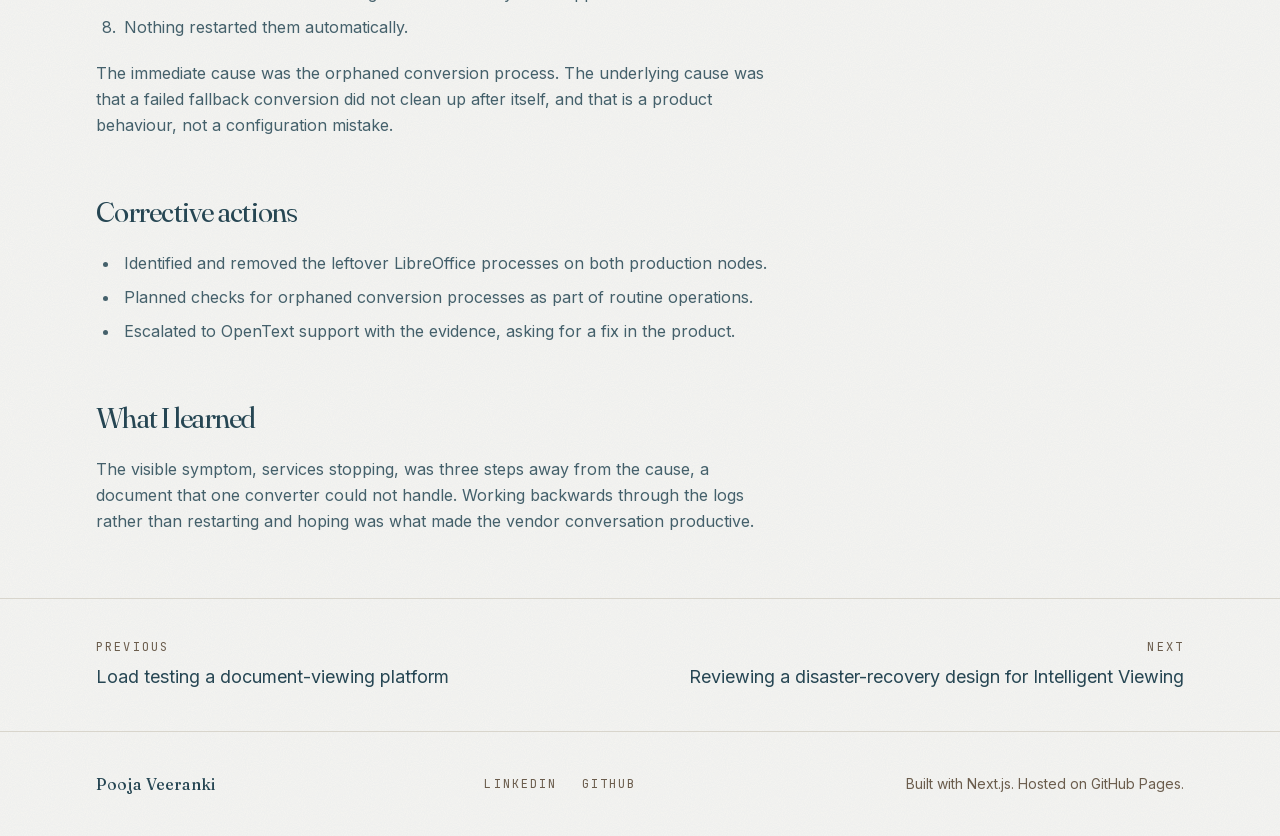
<file: work/production-memory-incident/index.html>
<!DOCTYPE html><html lang="en" class="KgbNUW_variable _0bjUvq_variable Xd_ZlW_variable"><head><meta charSet="utf-8"/><meta name="viewport" content="width=device-width, initial-scale=1"/><link rel="preload" href="/_next/static/media/0264c3c98799c37c-s.p.0fuf3937kiol3.woff2" as="font" crossorigin="" type="font/woff2"/><link rel="preload" href="/_next/static/media/07c7676b89ed2778-s.p.2bn3s6zvc0dyp.woff2" as="font" crossorigin="" type="font/woff2"/><link rel="preload" href="/_next/static/media/9a321a2c78eff0b5-s.p.1bkzbscqrt8rl.woff2" as="font" crossorigin="" type="font/woff2"/><link rel="stylesheet" href="/_next/static/chunks/41itirgy8oc-e.css" data-precedence="next"/><link rel="preload" as="script" fetchPriority="low" href="/_next/static/chunks/1pcw6gskne7pf.js"/><script src="/_next/static/chunks/1wnov70f88xjy.js" async=""></script><script src="/_next/static/chunks/092r-mewpaf3q.js" async=""></script><script src="/_next/static/chunks/0c98xzjfks9hq.js" async=""></script><script src="/_next/static/chunks/turbopack-2u1d16houkiyo.js" async=""></script><script src="/_next/static/chunks/1vmj5hng1ktci.js" async=""></script><script src="/_next/static/chunks/3zt_16xndew4w.js" async=""></script><meta name="theme-color" content="#f6f5f2"/><meta name="color-scheme" content="light"/><title>Root-causing a production memory exhaustion incident · Pooja Veeranki</title><meta name="description" content="Tracing service failures back to a document-conversion fallback process that consumed memory until other services stopped, and escalating to the vendor."/><meta property="og:title" content="Pooja Veeranki"/><meta property="og:description" content="Senior Software Engineer. React for enterprise systems, OpenText integration, and AI tooling for document-heavy work."/><meta property="og:url" content="https://poojaveeranki.github.io/"/><meta property="og:site_name" content="Pooja Veeranki"/><meta property="og:image" content="https://poojaveeranki.github.io/og.png"/><meta property="og:image:width" content="1200"/><meta property="og:image:height" content="630"/><meta property="og:image:alt" content="Pooja Veeranki, Senior Software Engineer"/><meta property="og:type" content="website"/><meta name="twitter:card" content="summary_large_image"/><meta name="twitter:title" content="Pooja Veeranki"/><meta name="twitter:description" content="Senior Software Engineer. React for enterprise systems, OpenText integration, and AI tooling for document-heavy work."/><meta name="twitter:image" content="https://poojaveeranki.github.io/og.png"/><link rel="icon" href="/icon.svg?icon.3fe4i0gcctn03.svg" sizes="any" type="image/svg+xml"/><link rel="apple-touch-icon" href="/apple-icon.png?apple-icon.0tmxfe7_b9u9e.png" sizes="180x180" type="image/png"/><meta name="next-size-adjust" content=""/><script src="/_next/static/chunks/0cz1d0mv5g_q7.js" noModule=""></script></head><body><div hidden=""><!--$--><!--/$--></div><header class="rise" style="animation-delay:0ms"><div class="mx-auto w-full max-w-6xl px-4 sm:px-6 lg:px-8 flex items-center justify-between py-6"><a class="font-display text-lg tracking-tight text-deep" aria-label="Pooja Veeranki, home" href="/">Pooja Veeranki</a><nav aria-label="Site" class="flex gap-5 font-mono text-xs uppercase tracking-[0.18em] text-driftwood sm:gap-7"><a href="#work" class="hidden transition-colors hover:text-sea sm:inline">Work</a><a href="#journey" class="hidden transition-colors hover:text-sea sm:inline">Journey</a><a href="https://www.linkedin.com/in/pooja-v-a1753092/" class="transition-colors hover:text-sea" rel="me noopener" target="_blank">LinkedIn</a><a href="https://github.com/poojaveeranki" class="transition-colors hover:text-sea" rel="me noopener" target="_blank">GitHub</a></nav></div></header><main><article><header class="border-b border-divider bg-sand/40"><div class="mx-auto w-full max-w-6xl px-4 sm:px-6 lg:px-8 py-14 md:py-20"><a class="font-mono text-xs uppercase tracking-[0.18em] text-driftwood transition-colors hover:text-sea" href="/#work">← All work</a><p class="mt-8 font-mono text-xs text-sea">Case study 0<!-- -->4<!-- --> of 0<!-- -->6</p><h1 class="mt-3 max-w-3xl text-3xl leading-tight tracking-tight text-deep sm:text-5xl">Root-causing a production memory exhaustion incident</h1><p class="mt-5 max-w-2xl text-lg leading-relaxed text-deep/80">Tracing service failures back to a document-conversion fallback process that consumed memory until other services stopped, and escalating to the vendor.</p><ul class="mt-6 flex flex-wrap gap-2" aria-label="Technologies"><li class="rounded-full border border-divider bg-foam px-2.5 py-1 font-mono text-[0.7rem] uppercase tracking-wider text-driftwood">Incident</li><li class="rounded-full border border-divider bg-foam px-2.5 py-1 font-mono text-[0.7rem] uppercase tracking-wider text-driftwood">Logs</li><li class="rounded-full border border-divider bg-foam px-2.5 py-1 font-mono text-[0.7rem] uppercase tracking-wider text-driftwood">Vendor escalation</li></ul></div></header><div class="mx-auto w-full max-w-6xl px-4 sm:px-6 lg:px-8 py-12 md:py-16"><div class="max-w-[42rem]"><h2 class="mt-14 text-2xl tracking-tight text-deep first:mt-0 sm:text-3xl">Context</h2>
<p class="mt-5 leading-relaxed text-deep/85">A production node of the Intelligent Viewing platform ran out of memory one evening. Within two minutes the configuration, markup and publisher services had stopped, and document publishing was unavailable. The services did not recover on their own.</p>
<p class="mt-5 leading-relaxed text-deep/85">I investigated the incident, wrote up the root cause, and escalated it to the vendor.</p>
<h2 class="mt-14 text-2xl tracking-tight text-deep first:mt-0 sm:text-3xl">What I did</h2>
<ul class="mt-5 list-disc space-y-2 pl-6 leading-relaxed text-deep/85">
<li class="pl-1">Read the application logs for the publisher and the other services around the time of the failure.</li>
<li class="pl-1">Correlated them with the Windows event log, which recorded an out-of-memory event at the moment the services stopped.</li>
<li class="pl-1">Traced the memory consumption back to a single process and reconstructed the sequence that led to it.</li>
<li class="pl-1">Prepared the incident report and the corrective actions.</li>
<li class="pl-1">Raised a high-priority support case with OpenText and pressed for a product-level fix rather than a cleanup.</li>
</ul>
<h2 class="mt-14 text-2xl tracking-tight text-deep first:mt-0 sm:text-3xl">What went wrong and how it was found</h2>
<p class="mt-5 leading-relaxed text-deep/85">The chain of events, as the logs showed it:</p>
<ol class="mt-5 list-decimal space-y-2 pl-6 leading-relaxed text-deep/85">
<li class="pl-1">The publisher tried to convert an Office document with its built-in converter.</li>
<li class="pl-1">The built-in converter could not handle the document, so the publisher fell back to LibreOffice.</li>
<li class="pl-1">One DOCX file failed in LibreOffice four times within a few minutes.</li>
<li class="pl-1">After the failures, a LibreOffice process was left behind and kept running.</li>
<li class="pl-1">That process kept allocating memory until it reached roughly 50 GB.</li>
<li class="pl-1">Windows recorded the out-of-memory event.</li>
<li class="pl-1">The other services could no longer obtain memory and stopped.</li>
<li class="pl-1">Nothing restarted them automatically.</li>
</ol>
<p class="mt-5 leading-relaxed text-deep/85">The immediate cause was the orphaned conversion process. The underlying cause was that a failed fallback conversion did not clean up after itself, and that is a product behaviour, not a configuration mistake.</p>
<h2 class="mt-14 text-2xl tracking-tight text-deep first:mt-0 sm:text-3xl">Corrective actions</h2>
<ul class="mt-5 list-disc space-y-2 pl-6 leading-relaxed text-deep/85">
<li class="pl-1">Identified and removed the leftover LibreOffice processes on both production nodes.</li>
<li class="pl-1">Planned checks for orphaned conversion processes as part of routine operations.</li>
<li class="pl-1">Escalated to OpenText support with the evidence, asking for a fix in the product.</li>
</ul>
<h2 class="mt-14 text-2xl tracking-tight text-deep first:mt-0 sm:text-3xl">What I learned</h2>
<p class="mt-5 leading-relaxed text-deep/85">The visible symptom, services stopping, was three steps away from the cause, a document that one converter could not handle. Working backwards through the logs rather than restarting and hoping was what made the vendor conversation productive.</p></div></div></article><nav aria-label="Other case studies" class="border-t border-divider"><div class="mx-auto w-full max-w-6xl px-4 sm:px-6 lg:px-8 grid gap-6 py-10 sm:grid-cols-2"><a class="group" href="/work/load-testing-document-platform/"><p class="font-mono text-xs uppercase tracking-[0.18em] text-driftwood">Previous</p><p class="mt-2 text-lg text-deep group-hover:text-sea">Load testing a document-viewing platform</p></a><a class="group sm:text-right" href="/work/disaster-recovery-planning/"><p class="font-mono text-xs uppercase tracking-[0.18em] text-driftwood">Next</p><p class="mt-2 text-lg text-deep group-hover:text-sea">Reviewing a disaster-recovery design for Intelligent Viewing</p></a></div></nav></main><footer class="border-t border-divider"><div class="mx-auto w-full max-w-6xl px-4 sm:px-6 lg:px-8 flex flex-col gap-4 py-10 text-sm text-driftwood sm:flex-row sm:items-center sm:justify-between"><p class="font-display text-base text-deep">Pooja Veeranki</p><nav aria-label="Profiles" class="flex gap-6 font-mono text-xs uppercase tracking-[0.18em]"><a href="https://www.linkedin.com/in/pooja-v-a1753092/" class="hover:text-sea" rel="me noopener" target="_blank">LinkedIn</a><a href="https://github.com/poojaveeranki" class="hover:text-sea" rel="me noopener" target="_blank">GitHub</a></nav><p>Built with Next.js. Hosted on GitHub Pages.</p></div></footer><!--$--><!--/$--><script id="_R_">(globalThis["TURBOPACK"] || (globalThis["TURBOPACK"] = [])).push({"otherChunks":["static/chunks/1pcw6gskne7pf.js","static/chunks/1wnov70f88xjy.js","static/chunks/092r-mewpaf3q.js","static/chunks/0c98xzjfks9hq.js"],"runtimeModuleIds":[94553]});</script><script src="/_next/static/chunks/1pcw6gskne7pf.js" async=""></script><script>(self.__next_f=self.__next_f||[]).push([0])</script><script>self.__next_f.push([1,"1:\"$Sreact.fragment\"\n2:\"/_next/static/chunks/1vmj5hng1ktci.js\"\n3:I[39756,[\"$2\"],\"default\"]\n4:I[37457,[\"$2\"],\"default\"]\n5:\"/_next/static/chunks/3zt_16xndew4w.js\"\n6:I[22016,[\"$2\",\"$5\"],\"\"]\n7:I[54054,[\"$2\"],\"RevealObserver\"]\nd:I[97367,[\"$2\"],\"OutletBoundary\"]\ne:\"$Sreact.suspense\"\n10:\"ViewportBoundary\"\n11:I[97367,[\"$2\"],\"$10\"]\n13:\"MetadataBoundary\"\n14:I[97367,[\"$2\"],\"$13\"]\n16:I[68027,[\"$2\"],\"default\",1]\n:HL[\"/_next/static/chunks/41itirgy8oc-e.css\",\"style\"]\n:HL[\"/_next/static/media/0264c3c98799c37c-s.p.0fuf3937kiol3.woff2\",\"font\",{\"crossOrigin\":\"\",\"type\":\"font/woff2\"}]\n:HL[\"/_next/static/media/07c7676b89ed2778-s.p.2bn3s6zvc0dyp.woff2\",\"font\",{\"crossOrigin\":\"\",\"type\":\"font/woff2\"}]\n:HL[\"/_next/static/media/9a321a2c78eff0b5-s.p.1bkzbscqrt8rl.woff2\",\"font\",{\"crossOrigin\":\"\",\"type\":\"font/woff2\"}]\n9:X\nb:[[\"children\",{\"s\":\"__PAGE__\",\"h\":512,\"d\":{\"r\":[\"$\",\"$1\",\"c\",{\"children\":[\"$Lc\",[[\"$\",\"script\",\"script-0\",{\"src\":\"/_next/static/chunks/3zt_16xndew4w.js\",\"async\":true,\"nonce\":\"$undefined\"}]],[\"$\",\"$Ld\",null,{\"children\":[\"$\",\"$e\",null,{\"name\":\"Next.MetadataOutlet\",\"children\":\"$@f\"}]}]]}],\"p\":false,\"v\":null}}]]\na:[[\"children\",{\"s\":{\"n\":\"slug\",\"t\":\"d\",\"k\":\"production-memory-incident\",\"s\":[]},\"h\":512,\"d\":{\"r\":[\"$\",\"$1\",\"c\",{\"children\":[null,[\"$\",\"$L3\",null,{\"parallelRouterKey\":\"children\",\"error\":\"$undefined\",\"errorStyles\":\"$undefined\",\"errorScripts\":\"$undefined\",\"template\":[\"$\",\"$L4\",null,{}],\"templateStyles\":\"$undefined\",\"templateScripts\":\"$undefined\",\"notFound\":\"$undefined\",\"forbidden\":\"$undefined\",\"unauthorized\":\"$undefined\"}]]}],\"p\":false,\"v\":\"$9\"},\"c\":\"$Qb\"}]]\n8:[[\"children\",{\"s\":\"work\",\"h\":512,\"d\":{\"r\":[\"$\",\"$1\",\"c\",{\"children\":[null,[\"$\",\"$L3\",null,{\"parallelRouterKey\":\"children\",\"error\":\"$undefined\",\"errorStyles\":\"$undefined\",\"errorScripts\":\"$undefined\",\"template\":[\"$\",\"$L4\",null,{}],\"templateStyles\":\"$undefined\",\"templateScripts\":\"$undefined\",\"notFound\":\"$undefined\",\"forbidden\":\"$undefined\",\"unauthorized\":\"$undefined\"}]]}],\"p\":false,\"v\":\"$9\"},\"c\":\"$Qa\"}]]\n0:{\"P\":null,\"c\":[\"\",\"work\",\"production-memory-incident\",\"\"],\"q\":\"\",\"i\":false,\"t\":{\"t\":{\"s\":\"\",\"h\":528,\"d\":{\"r\":[\"$\",\"$1\",\"c\",{\"children\":[[[\"$\",\"link\",\"0\",{\"rel\":\"stylesheet\",\"href\":\"/_next/static/chunks/41itirgy8oc-e.css\",\"precedence\":\"next\",\"crossOrigin\":\"$undefined\",\"nonce\":\"$undefined\"}],[\"$\",\"script\",\"script-0\",{\"src\":\"/_next/static/chunks/1vmj5hng1ktci.js\",\"async\":true,\"nonce\":\"$undefined\"}]],[\"$\",\"html\",null,{\"lang\":\"en\",\"className\":\"KgbNUW_variable _0bjUvq_variable Xd_ZlW_variable\",\"children\":[\"$\",\"body\",null,{\"children\":[[\"$\",\"$L3\",null,{\"parallelRouterKey\":\"children\",\"error\":\"$undefined\",\"errorStyles\":\"$undefined\",\"errorScripts\":\"$undefined\",\"template\":[\"$\",\"$L4\",null,{}],\"templateStyles\":\"$undefined\",\"templateScripts\":\"$undefined\",\"notFound\":[[[\"$\",\"header\",null,{\"className\":\"rise\",\"style\":{\"animationDelay\":\"0ms\"},\"children\":[\"$\",\"div\",null,{\"className\":\"mx-auto w-full max-w-6xl px-4 sm:px-6 lg:px-8 flex items-center justify-between py-6\",\"children\":[[\"$\",\"$L6\",null,{\"href\":\"/\",\"className\":\"font-display text-lg tracking-tight text-deep\",\"aria-label\":\"Pooja Veeranki, home\",\"children\":\"Pooja Veeranki\"}],[\"$\",\"nav\",null,{\"aria-label\":\"Site\",\"className\":\"flex gap-5 font-mono text-xs uppercase tracking-[0.18em] text-driftwood sm:gap-7\",\"children\":[[\"$\",\"a\",null,{\"href\":\"#work\",\"className\":\"hidden transition-colors hover:text-sea sm:inline\",\"children\":\"Work\"}],[\"$\",\"a\",null,{\"href\":\"#journey\",\"className\":\"hidden transition-colors hover:text-sea sm:inline\",\"children\":\"Journey\"}],[\"$\",\"a\",null,{\"href\":\"https://www.linkedin.com/in/pooja-v-a1753092/\",\"className\":\"transition-colors hover:text-sea\",\"rel\":\"me noopener\",\"target\":\"_blank\",\"children\":\"LinkedIn\"}],[\"$\",\"a\",null,{\"href\":\"https://github.com/poojaveeranki\",\"className\":\"transition-colors hover:text-sea\",\"rel\":\"me noopener\",\"target\":\"_blank\",\"children\":\"GitHub\"}]]}]]}]}],[\"$\",\"main\",null,{\"children\":[\"$\",\"div\",null,{\"className\":\"mx-auto w-full max-w-6xl px-4 sm:px-6 lg:px-8 py-24 md:py-36\",\"children\":[[\"$\",\"p\",null,{\"className\":\"font-mono text-xs uppercase tracking-[0.18em] text-driftwood\",\"children\":\"404\"}],[\"$\",\"h1\",null,{\"className\":\"mt-4 text-4xl tracking-tight text-deep sm:text-5xl\",\"children\":\"That page is not here.\"}],[\"$\",\"p\",null,{\"className\":\"mt-5 max-w-md text-lg text-deep/80\",\"children\":\"The link may be old or mistyped.\"}],[\"$\",\"$L6\",null,{\"href\":\"/\",\"className\":\"mt-8 inline-flex items-center gap-2 rounded-full bg-deep px-5 py-2.5 text-sm font-medium text-foam transition-colors hover:bg-sea\",\"children\":\"Back to the home page\"}]]}]}],[\"$\",\"footer\",null,{\"className\":\"border-t border-divider\",\"children\":[\"$\",\"div\",null,{\"className\":\"mx-auto w-full max-w-6xl px-4 sm:px-6 lg:px-8 flex flex-col gap-4 py-10 text-sm text-driftwood sm:flex-row sm:items-center sm:justify-between\",\"children\":[[\"$\",\"p\",null,{\"className\":\"font-display text-base text-deep\",\"children\":\"Pooja Veeranki\"}],[\"$\",\"nav\",null,{\"aria-label\":\"Profiles\",\"className\":\"flex gap-6 font-mono text-xs uppercase tracking-[0.18em]\",\"children\":[[\"$\",\"a\",null,{\"href\":\"https://www.linkedin.com/in/pooja-v-a1753092/\",\"className\":\"hover:text-sea\",\"rel\":\"me noopener\",\"target\":\"_blank\",\"children\":\"LinkedIn\"}],[\"$\",\"a\",null,{\"href\":\"https://github.com/poojaveeranki\",\"className\":\"hover:text-sea\",\"rel\":\"me noopener\",\"target\":\"_blank\",\"children\":\"GitHub\"}]]}],[\"$\",\"p\",null,{\"children\":\"Built with Next.js. Hosted on GitHub Pages.\"}]]}]}]],[]],\"forbidden\":\"$undefined\",\"unauthorized\":\"$undefined\"}],[\"$\",\"$L7\",null,{}]]}]}]]}],\"p\":false,\"v\":null},\"c\":\"$Q8\"},\"h\":{\"r\":[\"$\",\"$1\",\"h\",{\"children\":[null,[\"$\",\"$L11\",null,{\"children\":\"$L12\"}],[\"$\",\"$L14\",null,{\"children\":[[\"$\",\"div\",null,{\"hidden\":true,\"children\":[\"$\",\"$e\",null,{\"name\":\"Next.Metadata\",\"children\":\"$L15\"}]}],null]}],[\"$\",\"meta\",null,{\"name\":\"next-size-adjust\",\"content\":\"\"}]]}],\"p\":false,\"v\":null}},\"m\":\"$undefined\",\"G\":[\"$16\",[[\"$\",\"link\",\"0\",{\"rel\":\"stylesheet\",\"href\":\"/_next/static/chunks/41itirgy8oc-e.css\",\"precedence\":\"next\",\"crossOrigin\":\"$undefined\",\"nonce\":\"$undefined\"}]]],\"S\":true,\"r\":\"$undefined\",\"s\":\"$undefined\",\"a\":\"$undefined\",\"l\":\"$undefined\",\"p\":\"$undefined\",\"d\":\"$undefined\",\"b\":\"N5my2S0goIwoW95n6eB3g\"}\n9:C\nc:[[\"$\",\"header\",null,{\"className\":\"rise\",\"style\":{\"animationDelay\":\"0ms\"},\"children\":[\"$\",\"div\",null,{\"className\":\"mx-auto w-full max-w-6xl px-4 sm:px-6 lg:px-8 flex items-center justify-between py-6\",\"children\":[[\"$\",\"$L6\",null,{\"href\":\"/\",\"className\":\"font-display text-lg tracking-tight text-deep\",\"aria-label\":\"Pooja Veeranki, home\",\"children\":\"Pooja Veeranki\"}],[\"$\",\"nav\",null,{\"aria-label\":\"Site\",\"className\":\"flex gap-5 font-mono text-xs uppercase tracking-[0.18em] text-driftwood sm:gap-7\",\"children\":[[\"$\",\"a\",null,{\"href\":\"#work\",\"className\":\"hidden transition-colors hover:text-sea sm:inline\",\"children\":\"Work\"}],[\"$\",\"a\",null,{\"href\":\"#journey\",\"className\":\"hidden transition-colors hover:text-sea sm:inline\",\"children\":\"Journey\"}],[\"$\",\"a\",null,{\"href\":\"https://www.linkedin.com/in/pooja-v-a1753092/\",\"className\":\"transition-colors hover:text-sea\",\"rel\":\"me noopener\",\"target\":\"_blank\",\"children\":\"LinkedIn\"}],[\"$\",\"a\",null,{\"href\":\"https://github.com/poojaveeranki\",\"className\":\"transition-colors hover:text-sea\",\"rel\":\"me noopener\",\"target\":\"_blank\",\"children\":\"GitHub\"}]]}]]}]}],[\"$\",\"main\",null,{\"children\":[[\"$\",\"article\",null,{\"children\":[[\"$\",\"header\",null,{\"className\":\"border-b border-divider bg-sand/40\",\"children\":[\"$\",\"div\",null,{\"className\":\"mx-auto w-full max-w-6xl px-4 sm:px-6 lg:px-8 py-14 md:py-20\",\"children\":[[\"$\",\"$L6\",null,{\"href\":\"/#work\",\"className\":\"font-mono text-xs uppercase tracking-[0.18em] text-driftwood transition-colors hover:text-sea\",\"children\":\"← All work\"}],[\"$\",\"p\",null,{\"className\":\"mt-8 font-mono text-xs text-sea\",\"children\":[\"Case study 0\",4,\" of 0\",6]}],[\"$\",\"h1\",null,{\"className\":\"mt-3 max-w-3xl text-3xl leading-tight tracking-tight text-deep sm:text-5xl\",\"children\":\"Root-causing a production memory exhaustion incident\"}],[\"$\",\"p\",null,{\"className\":\"mt-5 max-w-2xl text-lg leading-relaxed text-deep/80\",\"children\":\"Tracing service failures back to a document-conversion fallback process that consumed memory until other services stopped, and escalating to the vendor.\"}],[\"$\",\"ul\",null,{\"className\":\"mt-6 flex flex-wrap gap-2\",\"aria-label\":\"Technologies\",\"children\":[[\"$\",\"li\",\"Incident\",{\"className\":\"rounded-full border border-divider bg-foam px-2.5 py-1 font-mono text-[0.7rem] uppercase tracking-wider text-driftwood\",\"children\":\"Incident\"}],[\"$\",\"li\",\"Logs\",{\"className\":\"rounded-full border border-divider bg-foam px-2.5 py-1 font-mono text-[0.7rem] uppercase tracking-wider text-driftwood\",\"children\":\"Logs\"}],[\"$\",\"li\",\"Vendor escalation\",{\"className\":\"rounded-full border border-divider bg-foam px-2.5 py-1 font-mono text-[0.7rem] uppercase tracking-wider text-driftwood\",\"children\":\"Vendor escalation\"}]]}]]}]}],[\"$\",\"div\",null,{\"className\":\"mx-auto w-full max-w-6xl px-4 sm:px-6 lg:px-8 py-12 md:py-16\",\"children\":[\"$\",\"div\",null,{\"className\":\"max-w-[42rem]\",\"children\":[[\"$\",\"h2\",null,{\"className\":\"mt-14 text-2xl tracking-tight text-deep first:mt-0 sm:text-3xl\",\"children\":\"Context\"}],\"\\n\",[\"$\",\"p\",null,{\"className\":\"mt-5 leading-relaxed text-deep/85\",\"children\":\"A production node of the Intelligent Viewing platform ran out of memory one evening. Within two minutes the configuration, markup and publisher services had stopped, and document publishing was unavailable. The services did not recover on their own.\"}],\"\\n\",[\"$\",\"p\",null,{\"className\":\"mt-5 leading-relaxed text-deep/85\",\"children\":\"I investigated the incident, wrote up the root cause, and escalated it to the vendor.\"}],\"\\n\",[\"$\",\"h2\",null,{\"className\":\"mt-14 text-2xl tracking-tight text-deep first:mt-0 sm:text-3xl\",\"children\":\"What I did\"}],\"\\n\",[\"$\",\"ul\",null,{\"className\":\"mt-5 list-disc space-y-2 pl-6 leading-relaxed text-deep/85\",\"children\":[\"\\n\",[\"$\",\"li\",null,{\"className\":\"pl-1\",\"children\":\"Read the application logs for the publisher and the other services around the time of the failure.\"}],\"\\n\",[\"$\",\"li\",null,{\"className\":\"pl-1\",\"children\":\"Correlated them with the Windows event log, which recorded an out-of-memory event at the moment the services stopped.\"}],\"\\n\",\"$L17\",\"\\n\",\"$L18\",\"\\n\",\"$L19\",\"\\n\"]}],\"\\n\",\"$L1a\",\"\\n\",\"$L1b\",\"\\n\",\"$L1c\",\"\\n\",\"$L1d\",\"\\n\",\"$L1e\",\"\\n\",\"$L1f\",\"\\n\",\"$L20\",\"\\n\",\"$L21\"]}]}]]}],\"$L22\"]}],\"$L23\"]\n17:[\"$\",\"li\",null,{\"className\":\"pl-1\",\"children\":\"Traced the memory consumption back to a single process and reconstructed the sequence that led to it.\"}]\n18:[\"$\",\"li\",null,{\"className\":\"pl-1\",\"children\":\"Prepared the incident report and the corrective actions.\"}]\n19:[\"$\",\"li\",null,{\"className\":\"pl-1\",\"children\":\"Raised a high-priority support case with OpenText and pressed for a product-level fix rather than a cleanup.\"}]\n1a:[\"$\",\"h2\",null,{\"className\":\"mt-14 text-2xl tracking-tight text-deep first:mt-0 sm:text-3xl\",\"children\":\"What went wrong and how it was found\"}]\n1b:[\"$\",\"p\",null,{\"className\":\"mt-5 leading-relaxed text-deep/85\",\"children\":\"The chain of events, as the logs showed it:\"}]\n1c:[\"$\",\"ol\",null,{\"className\":\"mt-5 list-decimal space-y-2 pl-6 leading-relaxed text-deep/85\",\"children\":[\"\\n\",[\"$\",\"li\",null,{\"className\":\"pl-1\",\"children\":\"The publisher tried to convert an Office document with its built-in converter.\"}],\"\\n\",[\"$\",\"li\",null,{\"className\":\"pl-1\",\"children\":\"The built-in converter could not handle the document, so the publisher fell back to LibreOffice.\"}],\"\\n\",[\"$\",\"li\",null,{\"className\":\"pl-1\",\"children\":\"One DOCX file failed in LibreOffice four times within a few minutes.\"}],\"\\n\",[\"$\",\"li\",null,{\"className\":\"pl-1\",\"children\":\"After the failures, a LibreOffice process was left behind and kept running.\"}],\"\\n\",[\"$\",\"li\",null,{\"className\":\"pl-1\",\"children\":\"That process kept allocating memory until it reached roughly 50 GB.\"}],\"\\n\",[\"$\",\"li\",null,{\"className\":\"pl-1\",\"children\":\"Windows recorded the out-of-memory event.\"}],\"\\n\",[\"$\",\"li\",null,{\"className\":\"pl-1\",\"children\":\"The other services could no longer obtain memory and stopped.\"}],\"\\n\",[\"$\",\"li\",null,{\"className\":\"pl-1\",\"children\":\"Nothing restarted them automatically.\"}],\"\\n\"]}]\n1d:[\"$\",\"p\",null,{\"className\":\"mt-5 leading-relaxed text-deep/85\",\"children\":\"The immediate cause was the orphaned conversion process. The underlying cause was that a failed fallback conversion did not clean up after itself, and that is a product behaviour, not a configuration mistake.\"}]\n1e:[\"$\",\"h2\",null,{\"className\":\"mt-14 text-2xl tracking-tight text-deep first:mt-0 sm:text-3xl\",\"children\":\"Corrective actions\"}]\n1f:[\"$\",\"ul\",null,{\"className\":\"mt-5 list-disc space-y-2 pl-6 leading-relaxed text-deep/85\",\"children\":[\"\\n\",[\"$\",\"li\",null,{\"className\":\"pl-1\",\"children\":\"Identified and removed the leftover LibreOffice processes on both production nodes.\"}],\"\\n\",[\"$\",\"li\",null,{\"className\":\"pl-1\",\"children\":\"Planned checks for orphaned conversion processes as part of routine operations.\"}],\"\\n\",[\"$\",\"li\",null,{\"className\":\"pl-1\",\"children\":\"Escalated to OpenText support with the evidence, asking for a fix in the product.\"}],\"\\n\"]}]\n20:[\"$\",\"h2\",null,{\"className\":\"mt-14 text-2xl tracking-tight text-deep first:mt-0 sm:text-3xl\",\"children\":\"What I learned\"}]\n21:[\"$\",\"p\",null,{\"className\":\"mt-5 leading-relaxed text-deep/85\",\"children\":\"The visible symptom, services stopping, was three steps away from the cause, a document that one converter could not handle. Working backwards through the logs rather than restarting and hoping was what made the vendor conversation productive.\"}]\n22:[\"$\",\"nav\",null,{\"aria-label\":\"Other case studies\",\"className\":\"border-t border-divider\",\"children\":[\"$\",\"div\",null,{\"className\":\"mx-auto w-full max-w-6xl px-4 sm:px-6 lg:px-8 grid gap-6 py-10 sm:grid-cols-2\",\"children\":[[\"$\",\"$L6\",null,{\"href\":\"/work/load-testing-document-platform/\",\"className\":\"group\",\"children\":[[\"$\",\"p\",null,{\"className\":\"font-mono text-xs uppercase tracking-[0.18em] text-driftwood\",\"children\":\"Previous\"}],[\"$\",\"p\",null,{\"className\":\"mt-2 text-lg text-deep group-hover:text-sea\",\"children\":\"Load testing a document-viewing platform\"}]]}],[\"$\",\"$L6\",null,{\"href\":\"/work/disaster-recovery-planning/\",\"className\":\"group sm:text-right\",\"children\":[[\"$\",\"p\",null,{\"className\":\"font-mono text-xs uppercase tracking-[0.18em] text-driftwood\",\"children\":\"Next\"}],[\"$\",\"p\",null,{\"className\":\"mt-2 text-lg text-deep group-hover:text-sea\",\"children\":\"Reviewing a disaster-recovery design for Intelligent Viewing\"}]]}]]}]}]\n23:[\"$\",\"footer\",null,{\"className\":\"border-t border-divider\",\"children\":[\"$\",\"div\",null,{\"className\":\"mx-auto w-full max-w-6xl px-4 sm:px-6 lg:px-8 flex flex-col gap-4 py-10 text-sm text-driftwood sm:flex-row sm:items-center sm:justify-between\",\"children\":[[\"$\",\"p\",null,{\"className\":\"font-display text-base text-deep\",\"children\":\"Pooja Veeranki\"}],[\"$\",\"nav\",null,{\"aria-label\":\"Profiles\",\"className\":\"flex gap-6 font-mono text-xs uppercase tracking-[0.18em]\",\"children\":[[\"$\",\"a\",null,{\"href\":\"https://www.linkedin.com/in/pooja-v-a1753092/\",\"className\":\"hover:text-sea\",\"rel\":\"me noopener\",\"target\":\"_blank\",\"children\":\"LinkedIn\"}],[\"$\",\"a\",null,{\"href\":\"https://github.com/poojaveeranki\",\"className\":\"hover:text-sea\",\"rel\":\"me noopener\",\"target\":\"_blank\",\"children\":\"GitHub\"}]]}],[\"$\",\"p\",null,{\"children\":\"Built with Next.js. Hosted on GitHub Pages.\"}]]}]}]\n12:[[\"$\",\"meta\",\"0\",{\"charSet\":\"utf-8\"}],[\"$\",\"meta\",\"1\",{\"name\":\"viewport\",\"content\":\"width=device-width, initial-scale=1\"}],[\"$\",\"meta\",\"2\",{\"name\":\"theme-color\",\"content\":\"#f6f5f2\"}],[\"$\",\"meta\",\"3\",{\"name\":\"color-scheme\",\"content\":\"light\"}]]\n24:I[27201,[\"$2\"],\"IconMark\"]\nf:null\n15:[[\"$\",\"title\",\"0\",{\"children\":\"Root-causing a production memory exhaustion incident · Pooja Veeranki\"}],[\"$\",\"meta\",\"1\",{\"name\":\"description\",\"content\":\"Tracing service failures back to a document-conversion fallback process that consumed memory until other services stopped, and escalating to the vendor.\"}],[\"$\",\"meta\",\"2\",{\"property\":\"og:title\",\"content\":\"Pooja Veeranki\"}],[\"$\",\"meta\",\"3\",{\"property\":\"og:description\",\"content\":\"Senior Software Engineer. React for enterprise systems, OpenText integration, and AI tooling for document-heavy work.\"}],[\"$\",\"meta\",\"4\",{\"property\":\"og:url\",\"content\":\"https://poojaveeranki.github.io/\"}],[\"$\",\"meta\",\"5\",{\"property\":\"og:site_name\",\"content\":\"Pooja Veeranki\"}],[\"$\",\"meta\",\"6\",{\"property\":\"og:image\",\"content\":\"https://poojaveeranki.github.io/og.png\"}],[\"$\",\"meta\",\"7\",{\"property\":\"og:image:width\",\"content\":\"1200\"}],[\"$\",\"meta\",\"8\",{\"property\":\"og:image:height\",\"content\":\"630\"}],[\"$\",\"meta\",\"9\",{\"property\":\"og:image:alt\",\"content\":\"Pooja Veeranki, Senior Software Engineer\"}],[\"$\",\"meta\",\"10\",{\"property\":\"og:type\",\"content\":\"website\"}],[\"$\",\"meta\",\"11\",{\"name\":\"twitter:card\",\"content\":\"summary_large_image\"}],[\"$\",\"meta\",\"12\",{\"name\":\"twitter:title\",\"content\":\"Pooja Veeranki\"}],[\"$\",\"meta\",\"13\",{\"name\":\"twitter:description\",\"content\":\"Senior Software Engineer. React for enterprise systems, OpenText integration, and AI tooling for document-heavy work.\"}],[\"$\",\"meta\",\"14\",{\"name\":\"twitter:image\",\"content\":\"https://poojaveeranki.github.io/og.png\"}],[\"$\",\"link\",\"15\",{\"rel\":\"icon\",\"href\":\"/icon.svg?icon.3fe4i0gcctn03.svg\",\"sizes\":\"any\",\"type\":\"image/svg+xml\"}],[\"$\",\"link\",\"16\",{\"rel\":\"apple-touch-icon\",\"href\":\"/apple-icon.png?apple-icon.0tmxfe7_b9u9e.png\",\"sizes\":\"180x180\",\"type\":\"image/png\"}],[\"$\",\"$L24\",\"17\",{}]]\n"])</script></body></html>
</file>
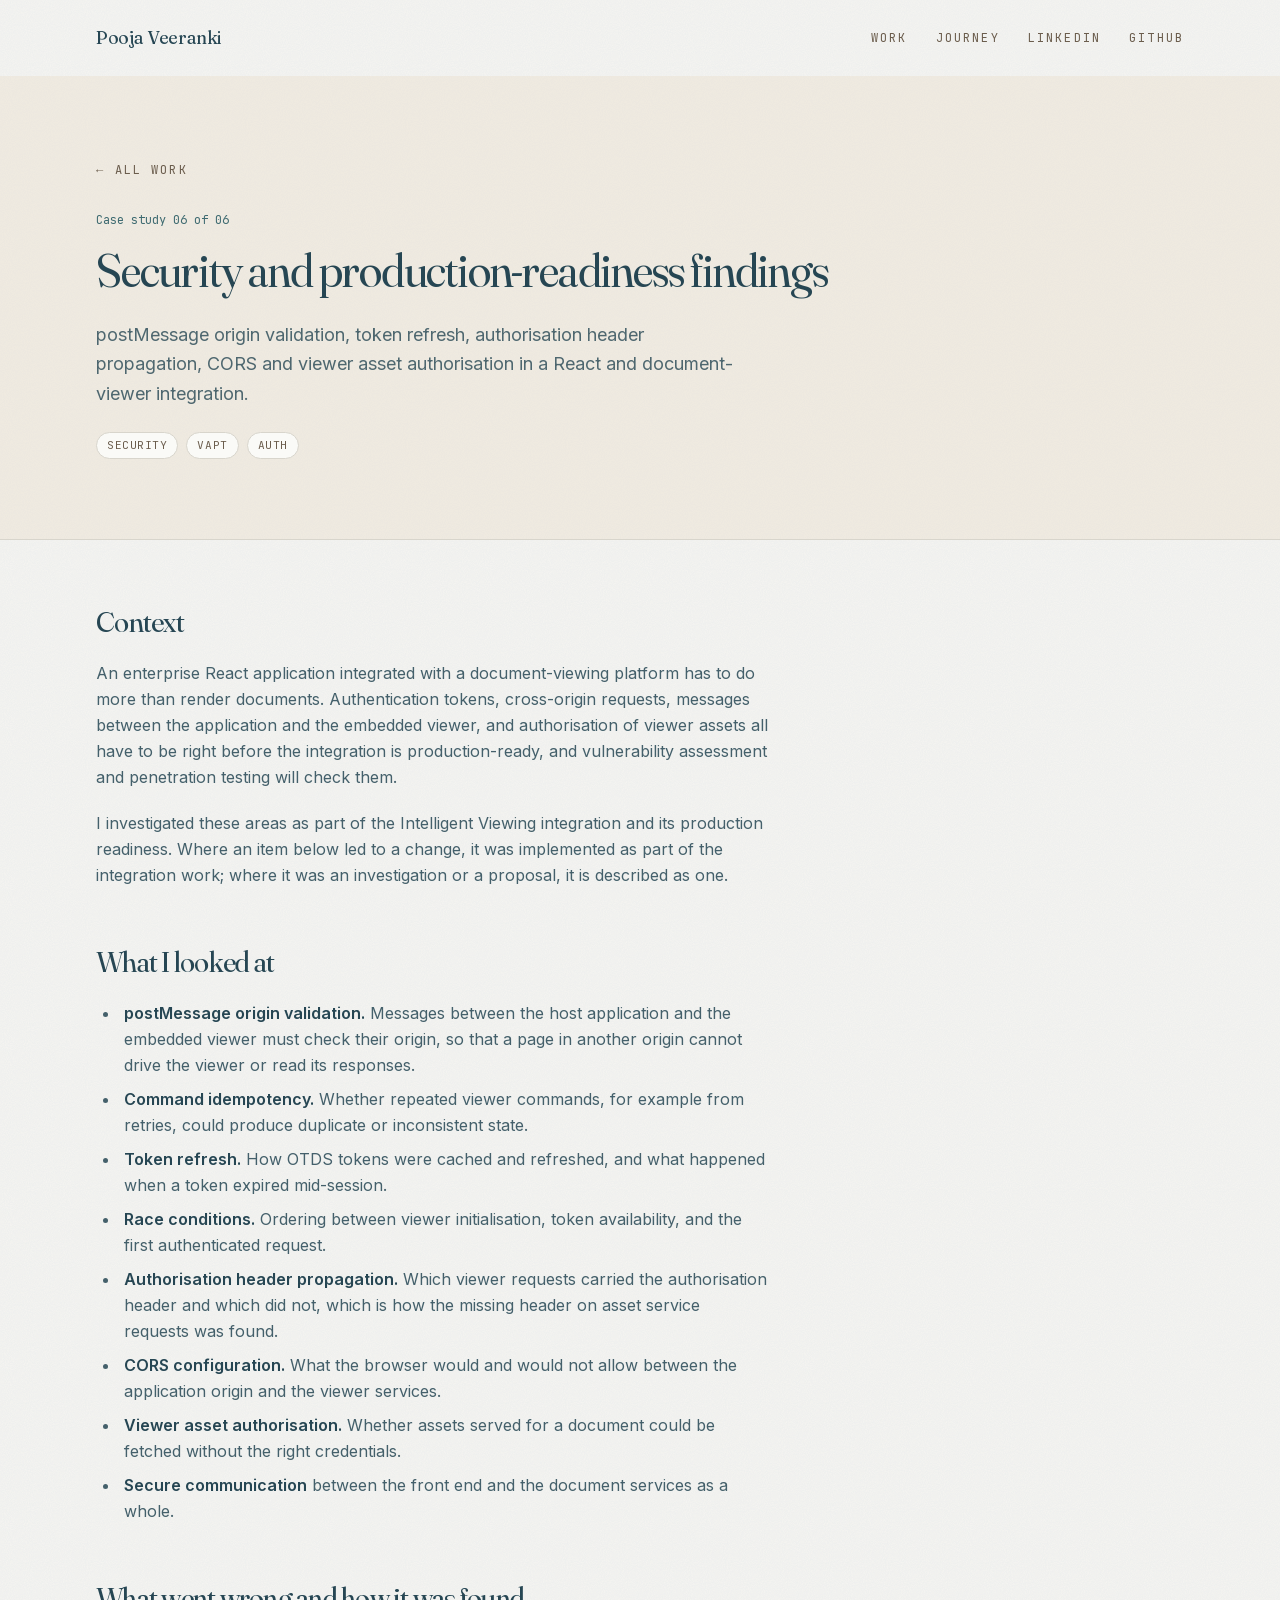
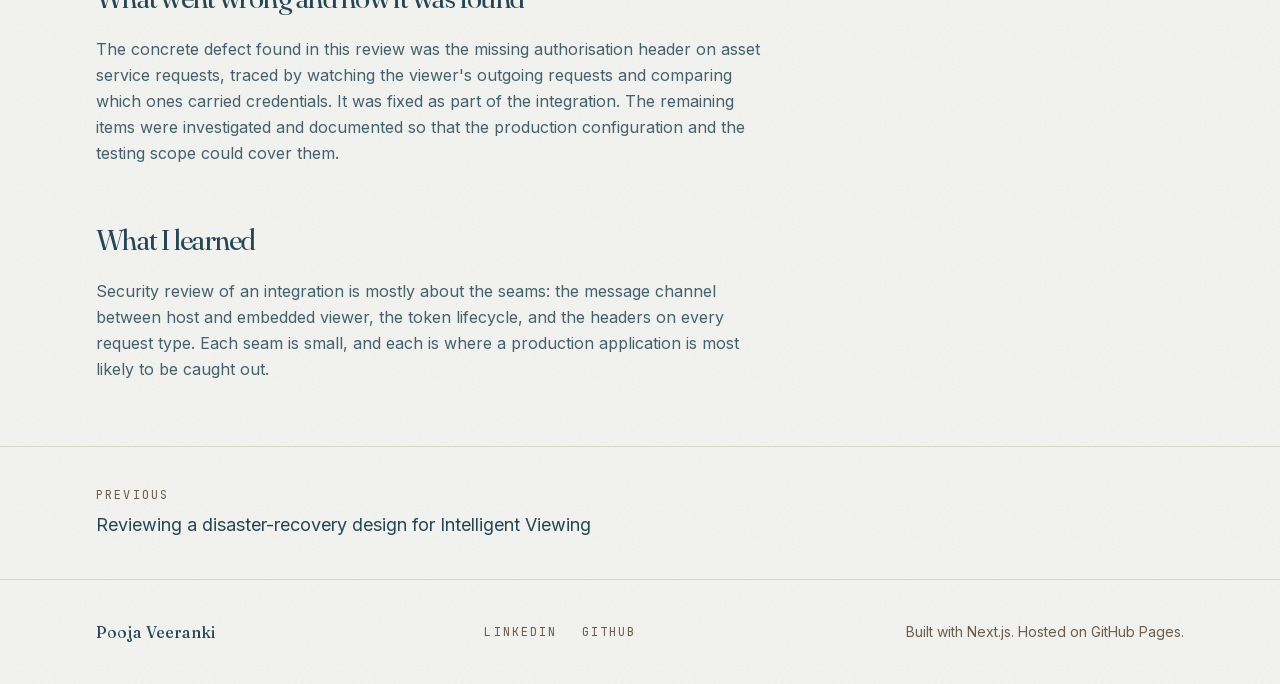
<file: work/security-and-production-readiness/index.html>
<!DOCTYPE html><html lang="en" class="KgbNUW_variable _0bjUvq_variable Xd_ZlW_variable"><head><meta charSet="utf-8"/><meta name="viewport" content="width=device-width, initial-scale=1"/><link rel="preload" href="/_next/static/media/0264c3c98799c37c-s.p.0fuf3937kiol3.woff2" as="font" crossorigin="" type="font/woff2"/><link rel="preload" href="/_next/static/media/07c7676b89ed2778-s.p.2bn3s6zvc0dyp.woff2" as="font" crossorigin="" type="font/woff2"/><link rel="preload" href="/_next/static/media/9a321a2c78eff0b5-s.p.1bkzbscqrt8rl.woff2" as="font" crossorigin="" type="font/woff2"/><link rel="stylesheet" href="/_next/static/chunks/41itirgy8oc-e.css" data-precedence="next"/><link rel="preload" as="script" fetchPriority="low" href="/_next/static/chunks/1pcw6gskne7pf.js"/><script src="/_next/static/chunks/1wnov70f88xjy.js" async=""></script><script src="/_next/static/chunks/092r-mewpaf3q.js" async=""></script><script src="/_next/static/chunks/0c98xzjfks9hq.js" async=""></script><script src="/_next/static/chunks/turbopack-2u1d16houkiyo.js" async=""></script><script src="/_next/static/chunks/1vmj5hng1ktci.js" async=""></script><script src="/_next/static/chunks/3zt_16xndew4w.js" async=""></script><meta name="theme-color" content="#f6f5f2"/><meta name="color-scheme" content="light"/><title>Security and production-readiness findings · Pooja Veeranki</title><meta name="description" content="postMessage origin validation, token refresh, authorisation header propagation, CORS and viewer asset authorisation in a React and document-viewer integration."/><meta property="og:title" content="Pooja Veeranki"/><meta property="og:description" content="Senior Software Engineer. React for enterprise systems, OpenText integration, and AI tooling for document-heavy work."/><meta property="og:url" content="https://poojaveeranki.github.io/"/><meta property="og:site_name" content="Pooja Veeranki"/><meta property="og:image" content="https://poojaveeranki.github.io/og.png"/><meta property="og:image:width" content="1200"/><meta property="og:image:height" content="630"/><meta property="og:image:alt" content="Pooja Veeranki, Senior Software Engineer"/><meta property="og:type" content="website"/><meta name="twitter:card" content="summary_large_image"/><meta name="twitter:title" content="Pooja Veeranki"/><meta name="twitter:description" content="Senior Software Engineer. React for enterprise systems, OpenText integration, and AI tooling for document-heavy work."/><meta name="twitter:image" content="https://poojaveeranki.github.io/og.png"/><link rel="icon" href="/icon.svg?icon.3fe4i0gcctn03.svg" sizes="any" type="image/svg+xml"/><link rel="apple-touch-icon" href="/apple-icon.png?apple-icon.0tmxfe7_b9u9e.png" sizes="180x180" type="image/png"/><meta name="next-size-adjust" content=""/><script src="/_next/static/chunks/0cz1d0mv5g_q7.js" noModule=""></script></head><body><div hidden=""><!--$--><!--/$--></div><header class="rise" style="animation-delay:0ms"><div class="mx-auto w-full max-w-6xl px-4 sm:px-6 lg:px-8 flex items-center justify-between py-6"><a class="font-display text-lg tracking-tight text-deep" aria-label="Pooja Veeranki, home" href="/">Pooja Veeranki</a><nav aria-label="Site" class="flex gap-5 font-mono text-xs uppercase tracking-[0.18em] text-driftwood sm:gap-7"><a href="#work" class="hidden transition-colors hover:text-sea sm:inline">Work</a><a href="#journey" class="hidden transition-colors hover:text-sea sm:inline">Journey</a><a href="https://www.linkedin.com/in/pooja-v-a1753092/" class="transition-colors hover:text-sea" rel="me noopener" target="_blank">LinkedIn</a><a href="https://github.com/poojaveeranki" class="transition-colors hover:text-sea" rel="me noopener" target="_blank">GitHub</a></nav></div></header><main><article><header class="border-b border-divider bg-sand/40"><div class="mx-auto w-full max-w-6xl px-4 sm:px-6 lg:px-8 py-14 md:py-20"><a class="font-mono text-xs uppercase tracking-[0.18em] text-driftwood transition-colors hover:text-sea" href="/#work">← All work</a><p class="mt-8 font-mono text-xs text-sea">Case study 0<!-- -->6<!-- --> of 0<!-- -->6</p><h1 class="mt-3 max-w-3xl text-3xl leading-tight tracking-tight text-deep sm:text-5xl">Security and production-readiness findings</h1><p class="mt-5 max-w-2xl text-lg leading-relaxed text-deep/80">postMessage origin validation, token refresh, authorisation header propagation, CORS and viewer asset authorisation in a React and document-viewer integration.</p><ul class="mt-6 flex flex-wrap gap-2" aria-label="Technologies"><li class="rounded-full border border-divider bg-foam px-2.5 py-1 font-mono text-[0.7rem] uppercase tracking-wider text-driftwood">Security</li><li class="rounded-full border border-divider bg-foam px-2.5 py-1 font-mono text-[0.7rem] uppercase tracking-wider text-driftwood">VAPT</li><li class="rounded-full border border-divider bg-foam px-2.5 py-1 font-mono text-[0.7rem] uppercase tracking-wider text-driftwood">Auth</li></ul></div></header><div class="mx-auto w-full max-w-6xl px-4 sm:px-6 lg:px-8 py-12 md:py-16"><div class="max-w-[42rem]"><h2 class="mt-14 text-2xl tracking-tight text-deep first:mt-0 sm:text-3xl">Context</h2>
<p class="mt-5 leading-relaxed text-deep/85">An enterprise React application integrated with a document-viewing platform has to do more than render documents. Authentication tokens, cross-origin requests, messages between the application and the embedded viewer, and authorisation of viewer assets all have to be right before the integration is production-ready, and vulnerability assessment and penetration testing will check them.</p>
<p class="mt-5 leading-relaxed text-deep/85">I investigated these areas as part of the Intelligent Viewing integration and its production readiness. Where an item below led to a change, it was implemented as part of the integration work; where it was an investigation or a proposal, it is described as one.</p>
<h2 class="mt-14 text-2xl tracking-tight text-deep first:mt-0 sm:text-3xl">What I looked at</h2>
<ul class="mt-5 list-disc space-y-2 pl-6 leading-relaxed text-deep/85">
<li class="pl-1"><strong class="font-semibold text-deep">postMessage origin validation.</strong> Messages between the host application and the embedded viewer must check their origin, so that a page in another origin cannot drive the viewer or read its responses.</li>
<li class="pl-1"><strong class="font-semibold text-deep">Command idempotency.</strong> Whether repeated viewer commands, for example from retries, could produce duplicate or inconsistent state.</li>
<li class="pl-1"><strong class="font-semibold text-deep">Token refresh.</strong> How OTDS tokens were cached and refreshed, and what happened when a token expired mid-session.</li>
<li class="pl-1"><strong class="font-semibold text-deep">Race conditions.</strong> Ordering between viewer initialisation, token availability, and the first authenticated request.</li>
<li class="pl-1"><strong class="font-semibold text-deep">Authorisation header propagation.</strong> Which viewer requests carried the authorisation header and which did not, which is how the missing header on asset service requests was found.</li>
<li class="pl-1"><strong class="font-semibold text-deep">CORS configuration.</strong> What the browser would and would not allow between the application origin and the viewer services.</li>
<li class="pl-1"><strong class="font-semibold text-deep">Viewer asset authorisation.</strong> Whether assets served for a document could be fetched without the right credentials.</li>
<li class="pl-1"><strong class="font-semibold text-deep">Secure communication</strong> between the front end and the document services as a whole.</li>
</ul>
<h2 class="mt-14 text-2xl tracking-tight text-deep first:mt-0 sm:text-3xl">What went wrong and how it was found</h2>
<p class="mt-5 leading-relaxed text-deep/85">The concrete defect found in this review was the missing authorisation header on asset service requests, traced by watching the viewer&#x27;s outgoing requests and comparing which ones carried credentials. It was fixed as part of the integration. The remaining items were investigated and documented so that the production configuration and the testing scope could cover them.</p>
<h2 class="mt-14 text-2xl tracking-tight text-deep first:mt-0 sm:text-3xl">What I learned</h2>
<p class="mt-5 leading-relaxed text-deep/85">Security review of an integration is mostly about the seams: the message channel between host and embedded viewer, the token lifecycle, and the headers on every request type. Each seam is small, and each is where a production application is most likely to be caught out.</p></div></div></article><nav aria-label="Other case studies" class="border-t border-divider"><div class="mx-auto w-full max-w-6xl px-4 sm:px-6 lg:px-8 grid gap-6 py-10 sm:grid-cols-2"><a class="group" href="/work/disaster-recovery-planning/"><p class="font-mono text-xs uppercase tracking-[0.18em] text-driftwood">Previous</p><p class="mt-2 text-lg text-deep group-hover:text-sea">Reviewing a disaster-recovery design for Intelligent Viewing</p></a></div></nav></main><footer class="border-t border-divider"><div class="mx-auto w-full max-w-6xl px-4 sm:px-6 lg:px-8 flex flex-col gap-4 py-10 text-sm text-driftwood sm:flex-row sm:items-center sm:justify-between"><p class="font-display text-base text-deep">Pooja Veeranki</p><nav aria-label="Profiles" class="flex gap-6 font-mono text-xs uppercase tracking-[0.18em]"><a href="https://www.linkedin.com/in/pooja-v-a1753092/" class="hover:text-sea" rel="me noopener" target="_blank">LinkedIn</a><a href="https://github.com/poojaveeranki" class="hover:text-sea" rel="me noopener" target="_blank">GitHub</a></nav><p>Built with Next.js. Hosted on GitHub Pages.</p></div></footer><!--$--><!--/$--><script id="_R_">(globalThis["TURBOPACK"] || (globalThis["TURBOPACK"] = [])).push({"otherChunks":["static/chunks/1pcw6gskne7pf.js","static/chunks/1wnov70f88xjy.js","static/chunks/092r-mewpaf3q.js","static/chunks/0c98xzjfks9hq.js"],"runtimeModuleIds":[94553]});</script><script src="/_next/static/chunks/1pcw6gskne7pf.js" async=""></script><script>(self.__next_f=self.__next_f||[]).push([0])</script><script>self.__next_f.push([1,"1:\"$Sreact.fragment\"\n2:\"/_next/static/chunks/1vmj5hng1ktci.js\"\n3:I[39756,[\"$2\"],\"default\"]\n4:I[37457,[\"$2\"],\"default\"]\n5:\"/_next/static/chunks/3zt_16xndew4w.js\"\n6:I[22016,[\"$2\",\"$5\"],\"\"]\n7:I[54054,[\"$2\"],\"RevealObserver\"]\nd:I[97367,[\"$2\"],\"OutletBoundary\"]\ne:\"$Sreact.suspense\"\n10:\"ViewportBoundary\"\n11:I[97367,[\"$2\"],\"$10\"]\n13:\"MetadataBoundary\"\n14:I[97367,[\"$2\"],\"$13\"]\n16:I[68027,[\"$2\"],\"default\",1]\n:HL[\"/_next/static/chunks/41itirgy8oc-e.css\",\"style\"]\n:HL[\"/_next/static/media/0264c3c98799c37c-s.p.0fuf3937kiol3.woff2\",\"font\",{\"crossOrigin\":\"\",\"type\":\"font/woff2\"}]\n:HL[\"/_next/static/media/07c7676b89ed2778-s.p.2bn3s6zvc0dyp.woff2\",\"font\",{\"crossOrigin\":\"\",\"type\":\"font/woff2\"}]\n:HL[\"/_next/static/media/9a321a2c78eff0b5-s.p.1bkzbscqrt8rl.woff2\",\"font\",{\"crossOrigin\":\"\",\"type\":\"font/woff2\"}]\n9:X\nb:[[\"children\",{\"s\":\"__PAGE__\",\"h\":512,\"d\":{\"r\":[\"$\",\"$1\",\"c\",{\"children\":[\"$Lc\",[[\"$\",\"script\",\"script-0\",{\"src\":\"/_next/static/chunks/3zt_16xndew4w.js\",\"async\":true,\"nonce\":\"$undefined\"}]],[\"$\",\"$Ld\",null,{\"children\":[\"$\",\"$e\",null,{\"name\":\"Next.MetadataOutlet\",\"children\":\"$@f\"}]}]]}],\"p\":false,\"v\":null}}]]\na:[[\"children\",{\"s\":{\"n\":\"slug\",\"t\":\"d\",\"k\":\"security-and-production-readiness\",\"s\":[]},\"h\":512,\"d\":{\"r\":[\"$\",\"$1\",\"c\",{\"children\":[null,[\"$\",\"$L3\",null,{\"parallelRouterKey\":\"children\",\"error\":\"$undefined\",\"errorStyles\":\"$undefined\",\"errorScripts\":\"$undefined\",\"template\":[\"$\",\"$L4\",null,{}],\"templateStyles\":\"$undefined\",\"templateScripts\":\"$undefined\",\"notFound\":\"$undefined\",\"forbidden\":\"$undefined\",\"unauthorized\":\"$undefined\"}]]}],\"p\":false,\"v\":\"$9\"},\"c\":\"$Qb\"}]]\n8:[[\"children\",{\"s\":\"work\",\"h\":512,\"d\":{\"r\":[\"$\",\"$1\",\"c\",{\"children\":[null,[\"$\",\"$L3\",null,{\"parallelRouterKey\":\"children\",\"error\":\"$undefined\",\"errorStyles\":\"$undefined\",\"errorScripts\":\"$undefined\",\"template\":[\"$\",\"$L4\",null,{}],\"templateStyles\":\"$undefined\",\"templateScripts\":\"$undefined\",\"notFound\":\"$undefined\",\"forbidden\":\"$undefined\",\"unauthorized\":\"$undefined\"}]]}],\"p\":false,\"v\":\"$9\"},\"c\":\"$Qa\"}]]\n0:{\"P\":null,\"c\":[\"\",\"work\",\"security-and-production-readiness\",\"\"],\"q\":\"\",\"i\":false,\"t\":{\"t\":{\"s\":\"\",\"h\":528,\"d\":{\"r\":[\"$\",\"$1\",\"c\",{\"children\":[[[\"$\",\"link\",\"0\",{\"rel\":\"stylesheet\",\"href\":\"/_next/static/chunks/41itirgy8oc-e.css\",\"precedence\":\"next\",\"crossOrigin\":\"$undefined\",\"nonce\":\"$undefined\"}],[\"$\",\"script\",\"script-0\",{\"src\":\"/_next/static/chunks/1vmj5hng1ktci.js\",\"async\":true,\"nonce\":\"$undefined\"}]],[\"$\",\"html\",null,{\"lang\":\"en\",\"className\":\"KgbNUW_variable _0bjUvq_variable Xd_ZlW_variable\",\"children\":[\"$\",\"body\",null,{\"children\":[[\"$\",\"$L3\",null,{\"parallelRouterKey\":\"children\",\"error\":\"$undefined\",\"errorStyles\":\"$undefined\",\"errorScripts\":\"$undefined\",\"template\":[\"$\",\"$L4\",null,{}],\"templateStyles\":\"$undefined\",\"templateScripts\":\"$undefined\",\"notFound\":[[[\"$\",\"header\",null,{\"className\":\"rise\",\"style\":{\"animationDelay\":\"0ms\"},\"children\":[\"$\",\"div\",null,{\"className\":\"mx-auto w-full max-w-6xl px-4 sm:px-6 lg:px-8 flex items-center justify-between py-6\",\"children\":[[\"$\",\"$L6\",null,{\"href\":\"/\",\"className\":\"font-display text-lg tracking-tight text-deep\",\"aria-label\":\"Pooja Veeranki, home\",\"children\":\"Pooja Veeranki\"}],[\"$\",\"nav\",null,{\"aria-label\":\"Site\",\"className\":\"flex gap-5 font-mono text-xs uppercase tracking-[0.18em] text-driftwood sm:gap-7\",\"children\":[[\"$\",\"a\",null,{\"href\":\"#work\",\"className\":\"hidden transition-colors hover:text-sea sm:inline\",\"children\":\"Work\"}],[\"$\",\"a\",null,{\"href\":\"#journey\",\"className\":\"hidden transition-colors hover:text-sea sm:inline\",\"children\":\"Journey\"}],[\"$\",\"a\",null,{\"href\":\"https://www.linkedin.com/in/pooja-v-a1753092/\",\"className\":\"transition-colors hover:text-sea\",\"rel\":\"me noopener\",\"target\":\"_blank\",\"children\":\"LinkedIn\"}],[\"$\",\"a\",null,{\"href\":\"https://github.com/poojaveeranki\",\"className\":\"transition-colors hover:text-sea\",\"rel\":\"me noopener\",\"target\":\"_blank\",\"children\":\"GitHub\"}]]}]]}]}],[\"$\",\"main\",null,{\"children\":[\"$\",\"div\",null,{\"className\":\"mx-auto w-full max-w-6xl px-4 sm:px-6 lg:px-8 py-24 md:py-36\",\"children\":[[\"$\",\"p\",null,{\"className\":\"font-mono text-xs uppercase tracking-[0.18em] text-driftwood\",\"children\":\"404\"}],[\"$\",\"h1\",null,{\"className\":\"mt-4 text-4xl tracking-tight text-deep sm:text-5xl\",\"children\":\"That page is not here.\"}],[\"$\",\"p\",null,{\"className\":\"mt-5 max-w-md text-lg text-deep/80\",\"children\":\"The link may be old or mistyped.\"}],[\"$\",\"$L6\",null,{\"href\":\"/\",\"className\":\"mt-8 inline-flex items-center gap-2 rounded-full bg-deep px-5 py-2.5 text-sm font-medium text-foam transition-colors hover:bg-sea\",\"children\":\"Back to the home page\"}]]}]}],[\"$\",\"footer\",null,{\"className\":\"border-t border-divider\",\"children\":[\"$\",\"div\",null,{\"className\":\"mx-auto w-full max-w-6xl px-4 sm:px-6 lg:px-8 flex flex-col gap-4 py-10 text-sm text-driftwood sm:flex-row sm:items-center sm:justify-between\",\"children\":[[\"$\",\"p\",null,{\"className\":\"font-display text-base text-deep\",\"children\":\"Pooja Veeranki\"}],[\"$\",\"nav\",null,{\"aria-label\":\"Profiles\",\"className\":\"flex gap-6 font-mono text-xs uppercase tracking-[0.18em]\",\"children\":[[\"$\",\"a\",null,{\"href\":\"https://www.linkedin.com/in/pooja-v-a1753092/\",\"className\":\"hover:text-sea\",\"rel\":\"me noopener\",\"target\":\"_blank\",\"children\":\"LinkedIn\"}],[\"$\",\"a\",null,{\"href\":\"https://github.com/poojaveeranki\",\"className\":\"hover:text-sea\",\"rel\":\"me noopener\",\"target\":\"_blank\",\"children\":\"GitHub\"}]]}],[\"$\",\"p\",null,{\"children\":\"Built with Next.js. Hosted on GitHub Pages.\"}]]}]}]],[]],\"forbidden\":\"$undefined\",\"unauthorized\":\"$undefined\"}],[\"$\",\"$L7\",null,{}]]}]}]]}],\"p\":false,\"v\":null},\"c\":\"$Q8\"},\"h\":{\"r\":[\"$\",\"$1\",\"h\",{\"children\":[null,[\"$\",\"$L11\",null,{\"children\":\"$L12\"}],[\"$\",\"$L14\",null,{\"children\":[[\"$\",\"div\",null,{\"hidden\":true,\"children\":[\"$\",\"$e\",null,{\"name\":\"Next.Metadata\",\"children\":\"$L15\"}]}],null]}],[\"$\",\"meta\",null,{\"name\":\"next-size-adjust\",\"content\":\"\"}]]}],\"p\":false,\"v\":null}},\"m\":\"$undefined\",\"G\":[\"$16\",[[\"$\",\"link\",\"0\",{\"rel\":\"stylesheet\",\"href\":\"/_next/static/chunks/41itirgy8oc-e.css\",\"precedence\":\"next\",\"crossOrigin\":\"$undefined\",\"nonce\":\"$undefined\"}]]],\"S\":true,\"r\":\"$undefined\",\"s\":\"$undefined\",\"a\":\"$undefined\",\"l\":\"$undefined\",\"p\":\"$undefined\",\"d\":\"$undefined\",\"b\":\"N5my2S0goIwoW95n6eB3g\"}\n9:C\nc:[[\"$\",\"header\",null,{\"className\":\"rise\",\"style\":{\"animationDelay\":\"0ms\"},\"children\":[\"$\",\"div\",null,{\"className\":\"mx-auto w-full max-w-6xl px-4 sm:px-6 lg:px-8 flex items-center justify-between py-6\",\"children\":[[\"$\",\"$L6\",null,{\"href\":\"/\",\"className\":\"font-display text-lg tracking-tight text-deep\",\"aria-label\":\"Pooja Veeranki, home\",\"children\":\"Pooja Veeranki\"}],[\"$\",\"nav\",null,{\"aria-label\":\"Site\",\"className\":\"flex gap-5 font-mono text-xs uppercase tracking-[0.18em] text-driftwood sm:gap-7\",\"children\":[[\"$\",\"a\",null,{\"href\":\"#work\",\"className\":\"hidden transition-colors hover:text-sea sm:inline\",\"children\":\"Work\"}],[\"$\",\"a\",null,{\"href\":\"#journey\",\"className\":\"hidden transition-colors hover:text-sea sm:inline\",\"children\":\"Journey\"}],[\"$\",\"a\",null,{\"href\":\"https://www.linkedin.com/in/pooja-v-a1753092/\",\"className\":\"transition-colors hover:text-sea\",\"rel\":\"me noopener\",\"target\":\"_blank\",\"children\":\"LinkedIn\"}],[\"$\",\"a\",null,{\"href\":\"https://github.com/poojaveeranki\",\"className\":\"transition-colors hover:text-sea\",\"rel\":\"me noopener\",\"target\":\"_blank\",\"children\":\"GitHub\"}]]}]]}]}],[\"$\",\"main\",null,{\"children\":[[\"$\",\"article\",null,{\"children\":[[\"$\",\"header\",null,{\"className\":\"border-b border-divider bg-sand/40\",\"children\":[\"$\",\"div\",null,{\"className\":\"mx-auto w-full max-w-6xl px-4 sm:px-6 lg:px-8 py-14 md:py-20\",\"children\":[[\"$\",\"$L6\",null,{\"href\":\"/#work\",\"className\":\"font-mono text-xs uppercase tracking-[0.18em] text-driftwood transition-colors hover:text-sea\",\"children\":\"← All work\"}],[\"$\",\"p\",null,{\"className\":\"mt-8 font-mono text-xs text-sea\",\"children\":[\"Case study 0\",6,\" of 0\",6]}],[\"$\",\"h1\",null,{\"className\":\"mt-3 max-w-3xl text-3xl leading-tight tracking-tight text-deep sm:text-5xl\",\"children\":\"Security and production-readiness findings\"}],[\"$\",\"p\",null,{\"className\":\"mt-5 max-w-2xl text-lg leading-relaxed text-deep/80\",\"children\":\"postMessage origin validation, token refresh, authorisation header propagation, CORS and viewer asset authorisation in a React and document-viewer integration.\"}],[\"$\",\"ul\",null,{\"className\":\"mt-6 flex flex-wrap gap-2\",\"aria-label\":\"Technologies\",\"children\":[[\"$\",\"li\",\"Security\",{\"className\":\"rounded-full border border-divider bg-foam px-2.5 py-1 font-mono text-[0.7rem] uppercase tracking-wider text-driftwood\",\"children\":\"Security\"}],[\"$\",\"li\",\"VAPT\",{\"className\":\"rounded-full border border-divider bg-foam px-2.5 py-1 font-mono text-[0.7rem] uppercase tracking-wider text-driftwood\",\"children\":\"VAPT\"}],[\"$\",\"li\",\"Auth\",{\"className\":\"rounded-full border border-divider bg-foam px-2.5 py-1 font-mono text-[0.7rem] uppercase tracking-wider text-driftwood\",\"children\":\"Auth\"}]]}]]}]}],[\"$\",\"div\",null,{\"className\":\"mx-auto w-full max-w-6xl px-4 sm:px-6 lg:px-8 py-12 md:py-16\",\"children\":[\"$\",\"div\",null,{\"className\":\"max-w-[42rem]\",\"children\":[[\"$\",\"h2\",null,{\"className\":\"mt-14 text-2xl tracking-tight text-deep first:mt-0 sm:text-3xl\",\"children\":\"Context\"}],\"\\n\",[\"$\",\"p\",null,{\"className\":\"mt-5 leading-relaxed text-deep/85\",\"children\":\"An enterprise React application integrated with a document-viewing platform has to do more than render documents. Authentication tokens, cross-origin requests, messages between the application and the embedded viewer, and authorisation of viewer assets all have to be right before the integration is production-ready, and vulnerability assessment and penetration testing will check them.\"}],\"\\n\",[\"$\",\"p\",null,{\"className\":\"mt-5 leading-relaxed text-deep/85\",\"children\":\"I investigated these areas as part of the Intelligent Viewing integration and its production readiness. Where an item below led to a change, it was implemented as part of the integration work; where it was an investigation or a proposal, it is described as one.\"}],\"\\n\",[\"$\",\"h2\",null,{\"className\":\"mt-14 text-2xl tracking-tight text-deep first:mt-0 sm:text-3xl\",\"children\":\"What I looked at\"}],\"\\n\",\"$L17\",\"\\n\",\"$L18\",\"\\n\",\"$L19\",\"\\n\",\"$L1a\",\"\\n\",\"$L1b\"]}]}]]}],\"$L1c\"]}],\"$L1d\"]\n17:[\"$\",\"ul\",null,{\"className\":\"mt-5 list-disc space-y-2 pl-6 leading-relaxed text-deep/85\",\"children\":[\"\\n\",[\"$\",\"li\",null,{\"className\":\"pl-1\",\"children\":[[\"$\",\"strong\",null,{\"className\":\"font-semibold text-deep\",\"children\":\"postMessage origin validation.\"}],\" Messages between the host application and the embedded viewer must check their origin, so that a page in another origin cannot drive the viewer or read its responses.\"]}],\"\\n\",[\"$\",\"li\",null,{\"className\":\"pl-1\",\"children\":[[\"$\",\"strong\",null,{\"className\":\"font-semibold text-deep\",\"children\":\"Command idempotency.\"}],\" Whether repeated viewer commands, for example from retries, could produce duplicate or inconsistent state.\"]}],\"\\n\",[\"$\",\"li\",null,{\"className\":\"pl-1\",\"children\":[[\"$\",\"strong\",null,{\"className\":\"font-semibold text-deep\",\"children\":\"Token refresh.\"}],\" How OTDS tokens were cached and refreshed, and what happened when a token expired mid-session.\"]}],\"\\n\",[\"$\",\"li\",null,{\"className\":\"pl-1\",\"children\":[[\"$\",\"strong\",null,{\"className\":\"font-semibold text-deep\",\"children\":\"Race conditions.\"}],\" Ordering between viewer initialisation, token availability, and the first authenticated request.\"]}],\"\\n\",[\"$\",\"li\",null,{\"className\":\"pl-1\",\"children\":[[\"$\",\"strong\",null,{\"className\":\"font-semibold text-deep\",\"children\":\"Authorisation header propagation.\"}],\" Which viewer requests carried the authorisation header and which did not, which is how the missing header on asset service requests was found.\"]}],\"\\n\",[\"$\",\"li\",null,{\"className\":\"pl-1\",\"children\":[[\"$\",\"strong\",null,{\"className\":\"font-semibold text-deep\",\"children\":\"CORS configuration.\"}],\" What the browser would and would not allow between the application origin and the viewer services.\"]}],\"\\n\",[\"$\",\"li\",null,{\"className\":\"pl-1\",\"children\":[[\"$\",\"strong\",null,{\"className\":\"font-semibold text-deep\",\"children\":\"Viewer asset authorisation.\"}],\" Whether assets served for a document could be fetched without the right credentials.\"]}],\"\\n\",[\"$\",\"li\",null,{\"className\":\"pl-1\",\"children\":[[\"$\",\"strong\",null,{\"className\":\"font-semibold text-deep\",\"children\":\"Secure communication\"}],\" between the front end and the document services as a whole.\"]}],\"\\n\"]}]\n18:[\"$\",\"h2\",null,{\"className\":\"mt-14 text-2xl tracking-tight text-deep first:mt-0 sm:text-3xl\",\"children\":\"What went wrong and how it was found\"}]\n19:[\"$\",\"p\",null,{\"className\":\"mt-5 leading-relaxed text-deep/85\",\"children\":\"The concrete defect found in this review was the missing authorisation header on asset service requests, traced by watching the viewer's outgoing requests and comparing which ones carried credentials. It was fixed as part of the integration. The remaining items were investigated and documented so that the production configuration and the testing scope could cover them.\"}]\n1a:[\"$\",\"h2\",null,{\"className\":\"mt-14 text-2xl tracking-tight text-deep first:mt-0 sm:text-3xl\",\"children\":\"What I learned\"}]\n1b:[\"$\",\"p\",null,{\"className\":\"mt-5 leading-relaxed text-deep/85\",\"children\":\"Security review of an integration is mostly about the seams: the message channel between host and embedded viewer, the token lifecycle, and the headers on every request type. Each seam is small, and each is where a production application is most likely to be caught out.\"}]\n1c:[\"$\",\"nav\",null,{\"aria-label\":\"Other case studies\",\"className\":\"border-t border-divider\",\"children\":[\"$\",\"div\",null,{\"className\":\"mx-auto w-full max-w-6xl px-4 sm:px-6 lg:px-8 grid gap-6 py-10 sm:grid-cols-2\",\"children\":[[\"$\",\"$L6\",null,{\"href\":\"/work/disaster-recovery-planning/\",\"className\":\"group\",\"children\":[[\"$\",\"p\",null,{\"className\":\"font-mono text-xs uppercase tracking-[0.18em] text-driftwood\",\"children\":\"Previous\"}],[\"$\",\"p\",null,{\"className\":\"mt-2 text-lg text-deep group-hover:text-sea\",\"children\":\"Reviewing a disaster-recovery design for Intelligent Viewing\"}]]}],null]}]}]\n1d:[\"$\",\"footer\",null,{\"className\":\"border-t border-divider\",\"children\":[\"$\",\"div\",null,{\"className\":\"mx-auto w-full max-w-6xl px-4 sm:px-6 lg:px-8 flex flex-col gap-4 py-10 text-sm text-driftwood sm:flex-row sm:items-center sm:justify-between\",\"children\":[[\"$\",\"p\",null,{\"className\":\"font-display text-base text-deep\",\"children\":\"Pooja Veeranki\"}],[\"$\",\"nav\",null,{\"aria-label\":\"Profiles\",\"className\":\"flex gap-6 font-mono text-xs uppercase tracking-[0.18em]\",\"children\":[[\"$\",\"a\",null,{\"href\":\"https://www.linkedin.com/in/pooja-v-a1753092/\",\"className\":\"hover:text-sea\",\"rel\":\"me noopener\",\"target\":\"_blank\",\"children\":\"LinkedIn\"}],[\"$\",\"a\",null,{\"href\":\"https://github.com/poojaveeranki\",\"className\":\"hover:text-sea\",\"rel\":\"me noopener\",\"target\":\"_blank\",\"children\":\"GitHub\"}]]}],[\"$\",\"p\",null,{\"children\":\"Built with Next.js. Hosted on GitHub Pages.\"}]]}]}]\n12:[[\"$\",\"meta\",\"0\",{\"charSet\":\"utf-8\"}],[\"$\",\"meta\",\"1\",{\"name\":\"viewport\",\"content\":\"width=device-width, initial-scale=1\"}],[\"$\",\"meta\",\"2\",{\"name\":\"theme-color\",\"content\":\"#f6f5f2\"}],[\"$\",\"meta\",\"3\",{\"name\":\"color-scheme\",\"content\":\"light\"}]]\n1e:I[27201,[\"$2\"],\"IconMark\"]\nf:null\n15:[[\"$\",\"title\",\"0\",{\"children\":\"Security and production-readiness findings · Pooja Veeranki\"}],[\"$\",\"meta\",\"1\",{\"name\":\"description\",\"content\":\"postMessage origin validation, token refresh, authorisation header propagation, CORS and viewer asset authorisation in a React and document-viewer integration.\"}],[\"$\",\"meta\",\"2\",{\"property\":\"og:title\",\"content\":\"Pooja Veeranki\"}],[\"$\",\"meta\",\"3\",{\"property\":\"og:description\",\"content\":\"Senior Software Engineer. React for enterprise systems, OpenText integration, and AI tooling for document-heavy work.\"}],[\"$\",\"meta\",\"4\",{\"property\":\"og:url\",\"content\":\"https://poojaveeranki.github.io/\"}],[\"$\",\"meta\",\"5\",{\"property\":\"og:site_name\",\"content\":\"Pooja Veeranki\"}],[\"$\",\"meta\",\"6\",{\"property\":\"og:image\",\"content\":\"https://poojaveeranki.github.io/og.png\"}],[\"$\",\"meta\",\"7\",{\"property\":\"og:image:width\",\"content\":\"1200\"}],[\"$\",\"meta\",\"8\",{\"property\":\"og:image:height\",\"content\":\"630\"}],[\"$\",\"meta\",\"9\",{\"property\":\"og:image:alt\",\"content\":\"Pooja Veeranki, Senior Software Engineer\"}],[\"$\",\"meta\",\"10\",{\"property\":\"og:type\",\"content\":\"website\"}],[\"$\",\"meta\",\"11\",{\"name\":\"twitter:card\",\"content\":\"summary_large_image\"}],[\"$\",\"meta\",\"12\",{\"name\":\"twitter:title\",\"content\":\"Pooja Veeranki\"}],[\"$\",\"meta\",\"13\",{\"name\":\"twitter:description\",\"content\":\"Senior Software Engineer. React for enterprise systems, OpenText integration, and AI tooling for document-heavy work.\"}],[\"$\",\"meta\",\"14\",{\"name\":\"twitter:image\",\"content\":\"https://poojaveeranki.github.io/og.png\"}],[\"$\",\"link\",\"15\",{\"rel\":\"icon\",\"href\":\"/icon.svg?icon.3fe4i0gcctn03.svg\",\"sizes\":\"any\",\"type\":\"image/svg+xml\"}],[\"$\",\"link\",\"16\",{\"rel\":\"apple-touch-icon\",\"href\":\"/apple-icon.png?apple-icon.0tmxfe7_b9u9e.png\",\"sizes\":\"180x180\",\"type\":\"image/png\"}],[\"$\",\"$L1e\",\"17\",{}]]\n"])</script></body></html>
</file>
<file: _next/static/chunks/41itirgy8oc-e.css>
@font-face{font-family:Fraunces;font-style:normal;font-weight:100 900;font-display:swap;src:url(../media/4f6d02175fe8de3f-s.3pdm20a023wv-.woff2)format("woff2");unicode-range:U+102-103,U+110-111,U+128-129,U+168-169,U+1A0-1A1,U+1AF-1B0,U+300-301,U+303-304,U+308-309,U+323,U+329,U+1EA0-1EF9,U+20AB}@font-face{font-family:Fraunces;font-style:normal;font-weight:100 900;font-display:swap;src:url(../media/bf89ab4b246099fe-s.16191ingcc7md.woff2)format("woff2");unicode-range:U+100-2BA,U+2BD-2C5,U+2C7-2CC,U+2CE-2D7,U+2DD-2FF,U+304,U+308,U+329,U+1D00-1DBF,U+1E00-1E9F,U+1EF2-1EFF,U+2020,U+20A0-20AB,U+20AD-20C4,U+2113,U+2C60-2C7F,U+A720-A7FF}@font-face{font-family:Fraunces;font-style:normal;font-weight:100 900;font-display:swap;src:url(../media/0264c3c98799c37c-s.p.0fuf3937kiol3.woff2)format("woff2");unicode-range:U+??,U+131,U+152-153,U+2BB-2BC,U+2C6,U+2DA,U+2DC,U+304,U+308,U+329,U+2000-206F,U+20AC,U+2122,U+2191,U+2193,U+2212,U+2215,U+FEFF,U+FFFD}@font-face{font-family:Fraunces Fallback;src:local(Times New Roman);ascent-override:84.71%;descent-override:22.09%;line-gap-override:0.0%;size-adjust:115.45%}.KgbNUW_className{font-family:Fraunces,Fraunces Fallback;font-style:normal}.KgbNUW_variable{--font-fraunces:"Fraunces", "Fraunces Fallback"}
@font-face{font-family:Inter;font-style:normal;font-weight:100 900;font-display:swap;src:url(../media/46a9e2f250689b4a-s.0-dom-5bn10r2.woff2)format("woff2");unicode-range:U+460-52F,U+1C80-1C8A,U+20B4,U+2DE0-2DFF,U+A640-A69F,U+FE2E-FE2F}@font-face{font-family:Inter;font-style:normal;font-weight:100 900;font-display:swap;src:url(../media/76b70a1dbe058eb5-s.1y4-pdgsjb-pw.woff2)format("woff2");unicode-range:U+301,U+400-45F,U+490-491,U+4B0-4B1,U+2116}@font-face{font-family:Inter;font-style:normal;font-weight:100 900;font-display:swap;src:url(../media/2fb76073e23fd9e4-s.3lvt2whj97whp.woff2)format("woff2");unicode-range:U+1F??}@font-face{font-family:Inter;font-style:normal;font-weight:100 900;font-display:swap;src:url(../media/6131cbbf5549afa2-s.2uwcyprjm3xu3.woff2)format("woff2");unicode-range:U+370-377,U+37A-37F,U+384-38A,U+38C,U+38E-3A1,U+3A3-3FF}@font-face{font-family:Inter;font-style:normal;font-weight:100 900;font-display:swap;src:url(../media/45462fd7b7c12654-s.0k62hbripvv8p.woff2)format("woff2");unicode-range:U+102-103,U+110-111,U+128-129,U+168-169,U+1A0-1A1,U+1AF-1B0,U+300-301,U+303-304,U+308-309,U+323,U+329,U+1EA0-1EF9,U+20AB}@font-face{font-family:Inter;font-style:normal;font-weight:100 900;font-display:swap;src:url(../media/ba63f6a0e436df8e-s.3-6t-g6q0vh0a.woff2)format("woff2");unicode-range:U+100-2BA,U+2BD-2C5,U+2C7-2CC,U+2CE-2D7,U+2DD-2FF,U+304,U+308,U+329,U+1D00-1DBF,U+1E00-1E9F,U+1EF2-1EFF,U+2020,U+20A0-20AB,U+20AD-20C4,U+2113,U+2C60-2C7F,U+A720-A7FF}@font-face{font-family:Inter;font-style:normal;font-weight:100 900;font-display:swap;src:url(../media/07c7676b89ed2778-s.p.2bn3s6zvc0dyp.woff2)format("woff2");unicode-range:U+??,U+131,U+152-153,U+2BB-2BC,U+2C6,U+2DA,U+2DC,U+304,U+308,U+329,U+2000-206F,U+20AC,U+2122,U+2191,U+2193,U+2212,U+2215,U+FEFF,U+FFFD}@font-face{font-family:Inter Fallback;src:local(Arial);ascent-override:90.44%;descent-override:22.52%;line-gap-override:0.0%;size-adjust:107.12%}._0bjUvq_className{font-family:Inter,Inter Fallback;font-style:normal}._0bjUvq_variable{--font-inter:"Inter", "Inter Fallback"}
@font-face{font-family:JetBrains Mono;font-style:normal;font-weight:400;font-display:swap;src:url(../media/c64053b510252f55-s.1kd-r_s9smv5m.woff2)format("woff2");unicode-range:U+460-52F,U+1C80-1C8A,U+20B4,U+2DE0-2DFF,U+A640-A69F,U+FE2E-FE2F}@font-face{font-family:JetBrains Mono;font-style:normal;font-weight:400;font-display:swap;src:url(../media/733da6bd8dac84c8-s.3hlisc-pwq13z.woff2)format("woff2");unicode-range:U+301,U+400-45F,U+490-491,U+4B0-4B1,U+2116}@font-face{font-family:JetBrains Mono;font-style:normal;font-weight:400;font-display:swap;src:url(../media/784318cea1dfcfa4-s.0-oo9_1x_xmvg.woff2)format("woff2");unicode-range:U+370-377,U+37A-37F,U+384-38A,U+38C,U+38E-3A1,U+3A3-3FF}@font-face{font-family:JetBrains Mono;font-style:normal;font-weight:400;font-display:swap;src:url(../media/7e114457660b62ed-s.36fqqi66-3tjb.woff2)format("woff2");unicode-range:U+102-103,U+110-111,U+128-129,U+168-169,U+1A0-1A1,U+1AF-1B0,U+300-301,U+303-304,U+308-309,U+323,U+329,U+1EA0-1EF9,U+20AB}@font-face{font-family:JetBrains Mono;font-style:normal;font-weight:400;font-display:swap;src:url(../media/9fecbd3e5ea9bccb-s.3_z45zcoc-xoz.woff2)format("woff2");unicode-range:U+100-2BA,U+2BD-2C5,U+2C7-2CC,U+2CE-2D7,U+2DD-2FF,U+304,U+308,U+329,U+1D00-1DBF,U+1E00-1E9F,U+1EF2-1EFF,U+2020,U+20A0-20AB,U+20AD-20C4,U+2113,U+2C60-2C7F,U+A720-A7FF}@font-face{font-family:JetBrains Mono;font-style:normal;font-weight:400;font-display:swap;src:url(../media/9a321a2c78eff0b5-s.p.1bkzbscqrt8rl.woff2)format("woff2");unicode-range:U+??,U+131,U+152-153,U+2BB-2BC,U+2C6,U+2DA,U+2DC,U+304,U+308,U+329,U+2000-206F,U+20AC,U+2122,U+2191,U+2193,U+2212,U+2215,U+FEFF,U+FFFD}@font-face{font-family:JetBrains Mono;font-style:normal;font-weight:500;font-display:swap;src:url(../media/c64053b510252f55-s.1kd-r_s9smv5m.woff2)format("woff2");unicode-range:U+460-52F,U+1C80-1C8A,U+20B4,U+2DE0-2DFF,U+A640-A69F,U+FE2E-FE2F}@font-face{font-family:JetBrains Mono;font-style:normal;font-weight:500;font-display:swap;src:url(../media/733da6bd8dac84c8-s.3hlisc-pwq13z.woff2)format("woff2");unicode-range:U+301,U+400-45F,U+490-491,U+4B0-4B1,U+2116}@font-face{font-family:JetBrains Mono;font-style:normal;font-weight:500;font-display:swap;src:url(../media/784318cea1dfcfa4-s.0-oo9_1x_xmvg.woff2)format("woff2");unicode-range:U+370-377,U+37A-37F,U+384-38A,U+38C,U+38E-3A1,U+3A3-3FF}@font-face{font-family:JetBrains Mono;font-style:normal;font-weight:500;font-display:swap;src:url(../media/7e114457660b62ed-s.36fqqi66-3tjb.woff2)format("woff2");unicode-range:U+102-103,U+110-111,U+128-129,U+168-169,U+1A0-1A1,U+1AF-1B0,U+300-301,U+303-304,U+308-309,U+323,U+329,U+1EA0-1EF9,U+20AB}@font-face{font-family:JetBrains Mono;font-style:normal;font-weight:500;font-display:swap;src:url(../media/9fecbd3e5ea9bccb-s.3_z45zcoc-xoz.woff2)format("woff2");unicode-range:U+100-2BA,U+2BD-2C5,U+2C7-2CC,U+2CE-2D7,U+2DD-2FF,U+304,U+308,U+329,U+1D00-1DBF,U+1E00-1E9F,U+1EF2-1EFF,U+2020,U+20A0-20AB,U+20AD-20C4,U+2113,U+2C60-2C7F,U+A720-A7FF}@font-face{font-family:JetBrains Mono;font-style:normal;font-weight:500;font-display:swap;src:url(../media/9a321a2c78eff0b5-s.p.1bkzbscqrt8rl.woff2)format("woff2");unicode-range:U+??,U+131,U+152-153,U+2BB-2BC,U+2C6,U+2DA,U+2DC,U+304,U+308,U+329,U+2000-206F,U+20AC,U+2122,U+2191,U+2193,U+2212,U+2215,U+FEFF,U+FFFD}@font-face{font-family:JetBrains Mono Fallback;src:local(Arial);ascent-override:75.79%;descent-override:22.29%;line-gap-override:0.0%;size-adjust:134.59%}.Xd_ZlW_className{font-family:JetBrains Mono,JetBrains Mono Fallback;font-style:normal}.Xd_ZlW_variable{--font-jetbrains:"JetBrains Mono", "JetBrains Mono Fallback"}
@layer properties{@supports (((-webkit-hyphens:none)) and (not (margin-trim:inline))) or ((-moz-orient:inline) and (not (color:rgb(from red r g b)))){*,:before,:after,::backdrop{--tw-space-y-reverse:0;--tw-divide-y-reverse:0;--tw-border-style:solid;--tw-leading:initial;--tw-font-weight:initial;--tw-tracking:initial;--tw-shadow:0 0 #0000;--tw-shadow-color:initial;--tw-shadow-alpha:100%;--tw-inset-shadow:0 0 #0000;--tw-inset-shadow-color:initial;--tw-inset-shadow-alpha:100%;--tw-ring-color:initial;--tw-ring-shadow:0 0 #0000;--tw-inset-ring-color:initial;--tw-inset-ring-shadow:0 0 #0000;--tw-ring-inset:initial;--tw-ring-offset-width:0px;--tw-ring-offset-color:#fff;--tw-ring-offset-shadow:0 0 #0000}}}@layer theme{:root,:host{--font-sans:var(--font-inter), system-ui, sans-serif;--font-mono:var(--font-jetbrains), ui-monospace, monospace;--spacing:.25rem;--container-md:28rem;--container-xl:36rem;--container-2xl:42rem;--container-3xl:48rem;--container-6xl:72rem;--text-xs:.75rem;--text-xs--line-height:calc(1 / .75);--text-sm:.875rem;--text-sm--line-height:calc(1.25 / .875);--text-base:1rem;--text-base--line-height:calc(1.5 / 1);--text-lg:1.125rem;--text-lg--line-height:calc(1.75 / 1.125);--text-xl:1.25rem;--text-xl--line-height:calc(1.75 / 1.25);--text-2xl:1.5rem;--text-2xl--line-height:calc(2 / 1.5);--text-3xl:1.875rem;--text-3xl--line-height:calc(2.25 / 1.875);--text-4xl:2.25rem;--text-4xl--line-height:calc(2.5 / 2.25);--text-5xl:3rem;--text-5xl--line-height:1;--text-6xl:3.75rem;--text-6xl--line-height:1;--text-7xl:4.5rem;--text-7xl--line-height:1;--font-weight-normal:400;--font-weight-medium:500;--font-weight-semibold:600;--tracking-tight:-.025em;--tracking-wider:.05em;--leading-tight:1.25;--leading-snug:1.375;--leading-relaxed:1.625;--radius-2xl:1rem;--default-transition-duration:.15s;--default-transition-timing-function:cubic-bezier(.4, 0, .2, 1);--default-font-family:var(--font-sans);--default-mono-font-family:var(--font-mono);--color-ivory:#f6f5f2;--color-sand:#e8ddc8;--color-foam:#fafaf7;--color-deep:#264653;--color-sea:#3f6b71;--color-driftwood:#6b5d4d;--color-divider:#d8d5cc;--font-display:var(--font-fraunces), "Georgia", serif;--animate-rise:rise .9s cubic-bezier(.2, .7, .2, 1) both}}@layer base{*,:after,:before,::backdrop{box-sizing:border-box;border:0 solid;margin:0;padding:0}::file-selector-button{box-sizing:border-box;border:0 solid;margin:0;padding:0}html,:host{-webkit-text-size-adjust:100%;tab-size:4;line-height:1.5;font-family:var(--default-font-family,-apple-system, BlinkMacSystemFont, "Segoe UI", Roboto, "Helvetica Neue", "Noto Sans", Arial, sans-serif, "Apple Color Emoji", "Segoe UI Emoji", "Segoe UI Symbol", "Noto Color Emoji");font-feature-settings:var(--default-font-feature-settings,normal);font-variation-settings:var(--default-font-variation-settings,normal);-webkit-tap-highlight-color:transparent}hr{height:0;color:inherit;border-top-width:1px}abbr:where([title]){-webkit-text-decoration:underline dotted;text-decoration:underline dotted}h1,h2,h3,h4,h5,h6{font-size:inherit;font-weight:inherit}a{color:inherit;-webkit-text-decoration:inherit;-webkit-text-decoration:inherit;-webkit-text-decoration:inherit;-webkit-text-decoration:inherit;text-decoration:inherit}b,strong{font-weight:bolder}code,kbd,samp,pre{font-family:var(--default-mono-font-family,ui-monospace, SFMono-Regular, Menlo, Monaco, Consolas, "Liberation Mono", "Courier New", monospace);font-feature-settings:var(--default-mono-font-feature-settings,normal);font-variation-settings:var(--default-mono-font-variation-settings,normal);font-size:1em}small{font-size:80%}sub,sup{vertical-align:baseline;font-size:75%;line-height:0;position:relative}sub{bottom:-.25em}sup{top:-.5em}table{text-indent:0;border-color:inherit;border-collapse:collapse}:-moz-focusring:where(:not(iframe)){outline:auto}progress{vertical-align:baseline}summary{display:list-item}ol,ul,menu{list-style:none}img,svg,video,canvas,audio,iframe,embed,object{vertical-align:middle;display:block}img,video{max-width:100%;height:auto}button,input,select,optgroup,textarea{font:inherit;font-feature-settings:inherit;font-variation-settings:inherit;letter-spacing:inherit;color:inherit;opacity:1;background-color:#0000;border-radius:0}::file-selector-button{font:inherit;font-feature-settings:inherit;font-variation-settings:inherit;letter-spacing:inherit;color:inherit;opacity:1;background-color:#0000;border-radius:0}:where(select:is([multiple],[size])) optgroup{font-weight:bolder}:where(select:is([multiple],[size])) optgroup option{padding-inline-start:20px}::file-selector-button{margin-inline-end:4px}::placeholder{opacity:1}@supports (not ((-webkit-appearance:-apple-pay-button))) or (contain-intrinsic-size:1px){::placeholder{color:currentColor}@supports (color:color-mix(in lab, red, red)){::placeholder{color:color-mix(in oklab, currentcolor 50%, transparent)}}}textarea{resize:vertical}::-webkit-search-decoration{-webkit-appearance:none}::-webkit-date-and-time-value{min-height:1lh;text-align:inherit}::-webkit-datetime-edit{display:inline-flex}::-webkit-datetime-edit-fields-wrapper{padding:0}::-webkit-datetime-edit{padding-block:0}::-webkit-datetime-edit-year-field{padding-block:0}::-webkit-datetime-edit-month-field{padding-block:0}::-webkit-datetime-edit-day-field{padding-block:0}::-webkit-datetime-edit-hour-field{padding-block:0}::-webkit-datetime-edit-minute-field{padding-block:0}::-webkit-datetime-edit-second-field{padding-block:0}::-webkit-datetime-edit-millisecond-field{padding-block:0}::-webkit-datetime-edit-meridiem-field{padding-block:0}::-webkit-calendar-picker-indicator{line-height:1}:-moz-ui-invalid{box-shadow:none}button,input:where([type=button],[type=reset],[type=submit]){appearance:button}::file-selector-button{appearance:button}::-webkit-inner-spin-button{height:auto}::-webkit-outer-spin-button{height:auto}[hidden]:where(:not([hidden=until-found])){display:none!important}html{scroll-behavior:smooth;-webkit-text-size-adjust:100%}body{font-family:var(--font-sans);color:var(--color-deep);-webkit-font-smoothing:antialiased;-moz-osx-font-smoothing:grayscale;font-feature-settings:"ss01", "cv11";background:0 0}html{background-color:var(--color-ivory);background-image:url("data:image/svg+xml;utf8,<svg xmlns='http://www.w3.org/2000/svg' width='160' height='160'><filter id='n'><feTurbulence type='fractalNoise' baseFrequency='0.95' numOctaves='2' stitchTiles='stitch'/><feColorMatrix values='0 0 0 0 0.15 0 0 0 0 0.27 0 0 0 0 0.33 0 0 0 0.07 0'/></filter><rect width='100%' height='100%' filter='url(%23n)'/></svg>")}::selection{background:#3f6b7147}@supports (color:color-mix(in lab, red, red)){::selection{background:color-mix(in oklab, var(--color-sea) 28%, transparent)}}h1,h2,h3{font-family:var(--font-display);font-variation-settings:"opsz" 144, "SOFT" 30;text-wrap:balance}p{text-wrap:pretty}:focus-visible{outline:2px solid var(--color-sea);outline-offset:3px;border-radius:2px}}@layer components;@layer utilities{.pointer-events-none{pointer-events:none}.visible{visibility:visible}.absolute{position:absolute}.fixed{position:fixed}.relative{position:relative}.static{position:static}.-top-1\.5{top:calc(var(--spacing) * -1.5)}.-top-5{top:calc(var(--spacing) * -5)}.top-0{top:0}.top-2{top:calc(var(--spacing) * 2)}.-right-1\.5{right:calc(var(--spacing) * -1.5)}.-right-2{right:calc(var(--spacing) * -2)}.right-\[-6rem\]{right:-6rem}.bottom-0{bottom:0}.-left-\[2\.3rem\]{left:-2.3rem}.left-0{left:0}.mx-auto{margin-inline:auto}.mt-1\.5{margin-top:calc(var(--spacing) * 1.5)}.mt-2{margin-top:calc(var(--spacing) * 2)}.mt-3{margin-top:calc(var(--spacing) * 3)}.mt-4{margin-top:calc(var(--spacing) * 4)}.mt-5{margin-top:calc(var(--spacing) * 5)}.mt-6{margin-top:calc(var(--spacing) * 6)}.mt-8{margin-top:calc(var(--spacing) * 8)}.mt-9{margin-top:calc(var(--spacing) * 9)}.mt-10{margin-top:calc(var(--spacing) * 10)}.mt-14{margin-top:calc(var(--spacing) * 14)}.contents{display:contents}.flex{display:flex}.grid{display:grid}.hidden{display:none}.inline-block{display:inline-block}.inline-flex{display:inline-flex}.table{display:table}.aspect-square{aspect-ratio:1}.h-2\.5{height:calc(var(--spacing) * 2.5)}.h-\[20rem\]{height:20rem}.h-full{height:100%}.h-px{height:1px}.min-h-screen{min-height:100vh}.w-2\.5{width:calc(var(--spacing) * 2.5)}.w-6{width:calc(var(--spacing) * 6)}.w-20{width:calc(var(--spacing) * 20)}.w-\[22rem\]{width:22rem}.w-full{width:100%}.w-px{width:1px}.max-w-2xl{max-width:var(--container-2xl)}.max-w-3xl{max-width:var(--container-3xl)}.max-w-6xl{max-width:var(--container-6xl)}.max-w-\[34rem\]{max-width:34rem}.max-w-\[42rem\]{max-width:42rem}.max-w-md{max-width:var(--container-md)}.max-w-xl{max-width:var(--container-xl)}.flex-1{flex:1}.shrink{flex-shrink:1}.shrink-0{flex-shrink:0}.grow{flex-grow:1}.border-collapse{border-collapse:collapse}.rise{animation:var(--animate-rise)}.cursor-pointer{cursor:pointer}.resize{resize:both}.list-decimal{list-style-type:decimal}.list-disc{list-style-type:disc}.list-none{list-style-type:none}.flex-col{flex-direction:column}.flex-wrap{flex-wrap:wrap}.items-center{align-items:center}.justify-between{justify-content:space-between}.justify-center{justify-content:center}.gap-1{gap:var(--spacing)}.gap-2{gap:calc(var(--spacing) * 2)}.gap-3{gap:calc(var(--spacing) * 3)}.gap-4{gap:calc(var(--spacing) * 4)}.gap-5{gap:calc(var(--spacing) * 5)}.gap-6{gap:calc(var(--spacing) * 6)}:where(.space-y-2>:not(:last-child)){--tw-space-y-reverse:0;margin-block-start:calc(calc(var(--spacing) * 2) * var(--tw-space-y-reverse));margin-block-end:calc(calc(var(--spacing) * 2) * calc(1 - var(--tw-space-y-reverse)))}:where(.space-y-4>:not(:last-child)){--tw-space-y-reverse:0;margin-block-start:calc(calc(var(--spacing) * 4) * var(--tw-space-y-reverse));margin-block-end:calc(calc(var(--spacing) * 4) * calc(1 - var(--tw-space-y-reverse)))}:where(.divide-y>:not(:last-child)){--tw-divide-y-reverse:0;border-bottom-style:var(--tw-border-style);border-top-style:var(--tw-border-style);border-top-width:calc(1px * var(--tw-divide-y-reverse));border-bottom-width:calc(1px * calc(1 - var(--tw-divide-y-reverse)))}:where(.divide-divider>:not(:last-child)){border-color:var(--color-divider)}.overflow-hidden{overflow:hidden}.overflow-x-auto{overflow-x:auto}.rounded{border-radius:.25rem}.rounded-2xl{border-radius:var(--radius-2xl)}.rounded-full{border-radius:2147483647px}.border{border-style:var(--tw-border-style);border-width:1px}.border-y{border-block-style:var(--tw-border-style);border-block-width:1px}.border-t{border-top-style:var(--tw-border-style);border-top-width:1px}.border-b{border-bottom-style:var(--tw-border-style);border-bottom-width:1px}.border-l-2{border-left-style:var(--tw-border-style);border-left-width:2px}.border-deep\/25{border-color:#26465340}@supports (color:color-mix(in lab, red, red)){.border-deep\/25{border-color:color-mix(in oklab, var(--color-deep) 25%, transparent)}}.border-divider{border-color:var(--color-divider)}.border-foam\/40{border-color:#fafaf766}@supports (color:color-mix(in lab, red, red)){.border-foam\/40{border-color:color-mix(in oklab, var(--color-foam) 40%, transparent)}}.border-sea{border-color:var(--color-sea)}.bg-\[\#F6F5F2\]{background-color:#f6f5f2}.bg-current{background-color:currentColor}.bg-deep{background-color:var(--color-deep)}.bg-divider{background-color:var(--color-divider)}.bg-foam{background-color:var(--color-foam)}.bg-sand{background-color:var(--color-sand)}.bg-sand\/40{background-color:#e8ddc866}@supports (color:color-mix(in lab, red, red)){.bg-sand\/40{background-color:color-mix(in oklab, var(--color-sand) 40%, transparent)}}.bg-sand\/60{background-color:#e8ddc899}@supports (color:color-mix(in lab, red, red)){.bg-sand\/60{background-color:color-mix(in oklab, var(--color-sand) 60%, transparent)}}.bg-sea{background-color:var(--color-sea)}.object-cover{object-fit:cover}.p-6{padding:calc(var(--spacing) * 6)}.px-1\.5{padding-inline:calc(var(--spacing) * 1.5)}.px-2\.5{padding-inline:calc(var(--spacing) * 2.5)}.px-4{padding-inline:calc(var(--spacing) * 4)}.px-5{padding-inline:calc(var(--spacing) * 5)}.py-0\.5{padding-block:calc(var(--spacing) * .5)}.py-1{padding-block:var(--spacing)}.py-2{padding-block:calc(var(--spacing) * 2)}.py-2\.5{padding-block:calc(var(--spacing) * 2.5)}.py-5{padding-block:calc(var(--spacing) * 5)}.py-6{padding-block:calc(var(--spacing) * 6)}.py-10{padding-block:calc(var(--spacing) * 10)}.py-12{padding-block:calc(var(--spacing) * 12)}.py-14{padding-block:calc(var(--spacing) * 14)}.py-16{padding-block:calc(var(--spacing) * 16)}.py-20{padding-block:calc(var(--spacing) * 20)}.py-24{padding-block:calc(var(--spacing) * 24)}.pt-5{padding-top:calc(var(--spacing) * 5)}.pt-8{padding-top:calc(var(--spacing) * 8)}.pt-10{padding-top:calc(var(--spacing) * 10)}.pr-4{padding-right:calc(var(--spacing) * 4)}.pb-10{padding-bottom:calc(var(--spacing) * 10)}.pb-20{padding-bottom:calc(var(--spacing) * 20)}.pl-1{padding-left:var(--spacing)}.pl-5{padding-left:calc(var(--spacing) * 5)}.pl-6{padding-left:calc(var(--spacing) * 6)}.pl-8{padding-left:calc(var(--spacing) * 8)}.text-left{text-align:left}.align-top{vertical-align:top}.font-display{font-family:var(--font-display)}.font-mono{font-family:var(--font-mono)}.text-2xl{font-size:var(--text-2xl);line-height:var(--tw-leading,var(--text-2xl--line-height))}.text-3xl{font-size:var(--text-3xl);line-height:var(--tw-leading,var(--text-3xl--line-height))}.text-4xl{font-size:var(--text-4xl);line-height:var(--tw-leading,var(--text-4xl--line-height))}.text-base{font-size:var(--text-base);line-height:var(--tw-leading,var(--text-base--line-height))}.text-lg{font-size:var(--text-lg);line-height:var(--tw-leading,var(--text-lg--line-height))}.text-sm{font-size:var(--text-sm);line-height:var(--tw-leading,var(--text-sm--line-height))}.text-xl{font-size:var(--text-xl);line-height:var(--tw-leading,var(--text-xl--line-height))}.text-xs{font-size:var(--text-xs);line-height:var(--tw-leading,var(--text-xs--line-height))}.text-\[0\.7rem\]{font-size:.7rem}.text-\[0\.85em\]{font-size:.85em}.text-\[0\.95rem\]{font-size:.95rem}.text-\[2\.75rem\]{font-size:2.75rem}.text-\[7rem\]{font-size:7rem}.leading-\[1\.02\]{--tw-leading:1.02;line-height:1.02}.leading-none{--tw-leading:1;line-height:1}.leading-relaxed{--tw-leading:var(--leading-relaxed);line-height:var(--leading-relaxed)}.leading-snug{--tw-leading:var(--leading-snug);line-height:var(--leading-snug)}.leading-tight{--tw-leading:var(--leading-tight);line-height:var(--leading-tight)}.font-medium{--tw-font-weight:var(--font-weight-medium);font-weight:var(--font-weight-medium)}.font-normal{--tw-font-weight:var(--font-weight-normal);font-weight:var(--font-weight-normal)}.font-semibold{--tw-font-weight:var(--font-weight-semibold);font-weight:var(--font-weight-semibold)}.tracking-\[0\.14em\]{--tw-tracking:.14em;letter-spacing:.14em}.tracking-\[0\.18em\]{--tw-tracking:.18em;letter-spacing:.18em}.tracking-tight{--tw-tracking:var(--tracking-tight);letter-spacing:var(--tracking-tight)}.tracking-wider{--tw-tracking:var(--tracking-wider);letter-spacing:var(--tracking-wider)}.text-\[\#264653\]{color:#264653}.text-deep{color:var(--color-deep)}.text-deep\/80{color:#264653cc}@supports (color:color-mix(in lab, red, red)){.text-deep\/80{color:color-mix(in oklab, var(--color-deep) 80%, transparent)}}.text-deep\/85{color:#264653d9}@supports (color:color-mix(in lab, red, red)){.text-deep\/85{color:color-mix(in oklab, var(--color-deep) 85%, transparent)}}.text-driftwood{color:var(--color-driftwood)}.text-foam{color:var(--color-foam)}.text-sand\/80{color:#e8ddc8cc}@supports (color:color-mix(in lab, red, red)){.text-sand\/80{color:color-mix(in oklab, var(--color-sand) 80%, transparent)}}.text-sand\/90{color:#e8ddc8e6}@supports (color:color-mix(in lab, red, red)){.text-sand\/90{color:color-mix(in oklab, var(--color-sand) 90%, transparent)}}.text-sea{color:var(--color-sea)}.uppercase{text-transform:uppercase}.italic{font-style:italic}.underline{text-decoration-line:underline}.decoration-sea\/40{text-decoration-color:#3f6b7166}@supports (color:color-mix(in lab, red, red)){.decoration-sea\/40{-webkit-text-decoration-color:color-mix(in oklab, var(--color-sea) 40%, transparent);-webkit-text-decoration-color:color-mix(in oklab, var(--color-sea) 40%, transparent);-webkit-text-decoration-color:color-mix(in oklab, var(--color-sea) 40%, transparent);text-decoration-color:color-mix(in oklab, var(--color-sea) 40%, transparent)}}.underline-offset-4{text-underline-offset:4px}.opacity-\[0\.2\]{opacity:.2}.ring-4{--tw-ring-shadow:var(--tw-ring-inset,) 0 0 0 calc(4px + var(--tw-ring-offset-width)) var(--tw-ring-color,currentcolor);box-shadow:var(--tw-inset-shadow), var(--tw-inset-ring-shadow), var(--tw-ring-offset-shadow), var(--tw-ring-shadow), var(--tw-shadow)}.ring-ivory{--tw-ring-color:var(--color-ivory)}.transition-colors{transition-property:color,background-color,border-color,outline-color,text-decoration-color,fill,stroke,--tw-gradient-from,--tw-gradient-via,--tw-gradient-to;transition-timing-function:var(--tw-ease,var(--default-transition-timing-function));transition-duration:var(--tw-duration,var(--default-transition-duration))}.transition-transform{transition-property:transform,translate,scale,rotate;transition-timing-function:var(--tw-ease,var(--default-transition-timing-function));transition-duration:var(--tw-duration,var(--default-transition-duration))}.select-none{-webkit-user-select:none;user-select:none}.soften{transition:font-variation-settings .6s cubic-bezier(.2,.7,.2,1)}.soften:hover,.soften:focus-visible{font-variation-settings:"opsz" 144, "SOFT" 100}.group-open\:hidden:is(:where(.group):is([open],:popover-open,:open) *){display:none}.group-open\:inline:is(:where(.group):is([open],:popover-open,:open) *){display:inline}.group-open\:rotate-90:is(:where(.group):is([open],:popover-open,:open) *){rotate:90deg}@media (hover:hover){.group-hover\:text-sea:is(:where(.group):hover *){color:var(--color-sea)}}.first\:mt-0:first-child{margin-top:0}.last\:pb-0:last-child{padding-bottom:0}@media (hover:hover){.hover\:border-sand:hover{border-color:var(--color-sand)}.hover\:border-sea:hover{border-color:var(--color-sea)}.hover\:border-sea\/40:hover{border-color:#3f6b7166}@supports (color:color-mix(in lab, red, red)){.hover\:border-sea\/40:hover{border-color:color-mix(in oklab, var(--color-sea) 40%, transparent)}}.hover\:bg-sand:hover{background-color:var(--color-sand)}.hover\:bg-sea:hover{background-color:var(--color-sea)}.hover\:text-sand:hover{color:var(--color-sand)}.hover\:text-sea:hover{color:var(--color-sea)}.hover\:decoration-sea:hover{-webkit-text-decoration-color:var(--color-sea);-webkit-text-decoration-color:var(--color-sea);-webkit-text-decoration-color:var(--color-sea);text-decoration-color:var(--color-sea)}}@media (min-width:40rem){.sm\:right-\[-3rem\]{right:-3rem}.sm\:inline{display:inline}.sm\:h-\[24rem\]{height:24rem}.sm\:w-24{width:calc(var(--spacing) * 24)}.sm\:w-\[26rem\]{width:26rem}.sm\:grid-cols-2{grid-template-columns:repeat(2,minmax(0,1fr))}.sm\:flex-row{flex-direction:row}.sm\:items-baseline{align-items:baseline}.sm\:items-center{align-items:center}.sm\:justify-between{justify-content:space-between}.sm\:gap-7{gap:calc(var(--spacing) * 7)}.sm\:px-6{padding-inline:calc(var(--spacing) * 6)}.sm\:text-right{text-align:right}.sm\:text-3xl{font-size:var(--text-3xl);line-height:var(--tw-leading,var(--text-3xl--line-height))}.sm\:text-4xl{font-size:var(--text-4xl);line-height:var(--tw-leading,var(--text-4xl--line-height))}.sm\:text-5xl{font-size:var(--text-5xl);line-height:var(--tw-leading,var(--text-5xl--line-height))}.sm\:text-6xl{font-size:var(--text-6xl);line-height:var(--tw-leading,var(--text-6xl--line-height))}.sm\:text-xl{font-size:var(--text-xl);line-height:var(--tw-leading,var(--text-xl--line-height))}.sm\:opacity-45{opacity:.45}}@media (min-width:48rem){.md\:right-\[-1rem\]{right:-1rem}.md\:-left-\[2\.8rem\]{left:-2.8rem}.md\:mt-14{margin-top:calc(var(--spacing) * 14)}.md\:h-\[28rem\]{height:28rem}.md\:w-28{width:calc(var(--spacing) * 28)}.md\:w-\[32rem\]{width:32rem}.md\:grid-cols-2{grid-template-columns:repeat(2,minmax(0,1fr))}.md\:grid-cols-3{grid-template-columns:repeat(3,minmax(0,1fr))}.md\:p-7{padding:calc(var(--spacing) * 7)}.md\:py-16{padding-block:calc(var(--spacing) * 16)}.md\:py-20{padding-block:calc(var(--spacing) * 20)}.md\:py-24{padding-block:calc(var(--spacing) * 24)}.md\:py-28{padding-block:calc(var(--spacing) * 28)}.md\:py-36{padding-block:calc(var(--spacing) * 36)}.md\:pt-16{padding-top:calc(var(--spacing) * 16)}.md\:pb-28{padding-bottom:calc(var(--spacing) * 28)}.md\:pl-10{padding-left:calc(var(--spacing) * 10)}.md\:opacity-100{opacity:1}}@media (min-width:64rem){.lg\:h-\[32rem\]{height:32rem}.lg\:w-\[38rem\]{width:38rem}.lg\:px-8{padding-inline:calc(var(--spacing) * 8)}.lg\:text-7xl{font-size:var(--text-7xl);line-height:var(--tw-leading,var(--text-7xl--line-height))}}.\[\&\:\:-webkit-details-marker\]\:hidden::-webkit-details-marker{display:none}}.reveal{transition:opacity .9s cubic-bezier(.2,.7,.2,1),transform .9s cubic-bezier(.2,.7,.2,1)}html.js .reveal:not(.is-visible){opacity:0;transform:translateY(22px)}.timeline-fill{transform-origin:top}@supports (animation-timeline:view()){.timeline-fill{animation:linear both grow-y;animation-timeline:view();animation-range:entry exit 60%}}.card-sweep{transition:transform .4s cubic-bezier(.2,.7,.2,1),border-color .3s;position:relative;overflow:hidden}.card-sweep:before{content:"";background:var(--color-sea);transform-origin:0;width:100%;height:2px;transition:transform .5s cubic-bezier(.2,.7,.2,1);position:absolute;top:0;left:0;transform:scaleX(0)}.card-sweep:hover{transform:translateY(-3px)}.card-sweep:hover:before{transform:scaleX(1)}@media (prefers-reduced-motion:reduce){html{scroll-behavior:auto}*,:before,:after{transition-duration:.001ms!important;animation-duration:.001ms!important;animation-iteration-count:1!important;animation-delay:0s!important}html.js .reveal:not(.is-visible),.timeline-fill{opacity:1;animation:none;transform:none}}@property --tw-space-y-reverse{syntax:"*";inherits:false;initial-value:0}@property --tw-divide-y-reverse{syntax:"*";inherits:false;initial-value:0}@property --tw-border-style{syntax:"*";inherits:false;initial-value:solid}@property --tw-leading{syntax:"*";inherits:false}@property --tw-font-weight{syntax:"*";inherits:false}@property --tw-tracking{syntax:"*";inherits:false}@property --tw-shadow{syntax:"*";inherits:false;initial-value:0 0 #0000}@property --tw-shadow-color{syntax:"*";inherits:false}@property --tw-shadow-alpha{syntax:"<percentage>";inherits:false;initial-value:100%}@property --tw-inset-shadow{syntax:"*";inherits:false;initial-value:0 0 #0000}@property --tw-inset-shadow-color{syntax:"*";inherits:false}@property --tw-inset-shadow-alpha{syntax:"<percentage>";inherits:false;initial-value:100%}@property --tw-ring-color{syntax:"*";inherits:false}@property --tw-ring-shadow{syntax:"*";inherits:false;initial-value:0 0 #0000}@property --tw-inset-ring-color{syntax:"*";inherits:false}@property --tw-inset-ring-shadow{syntax:"*";inherits:false;initial-value:0 0 #0000}@property --tw-ring-inset{syntax:"*";inherits:false}@property --tw-ring-offset-width{syntax:"<length>";inherits:false;initial-value:0}@property --tw-ring-offset-color{syntax:"*";inherits:false;initial-value:#fff}@property --tw-ring-offset-shadow{syntax:"*";inherits:false;initial-value:0 0 #0000}@keyframes rise{0%{opacity:0;transform:translateY(14px)}to{opacity:1;transform:translateY(0)}}@keyframes grow-y{0%{transform:scaleY(0)}to{transform:scaleY(1)}}
</file>
